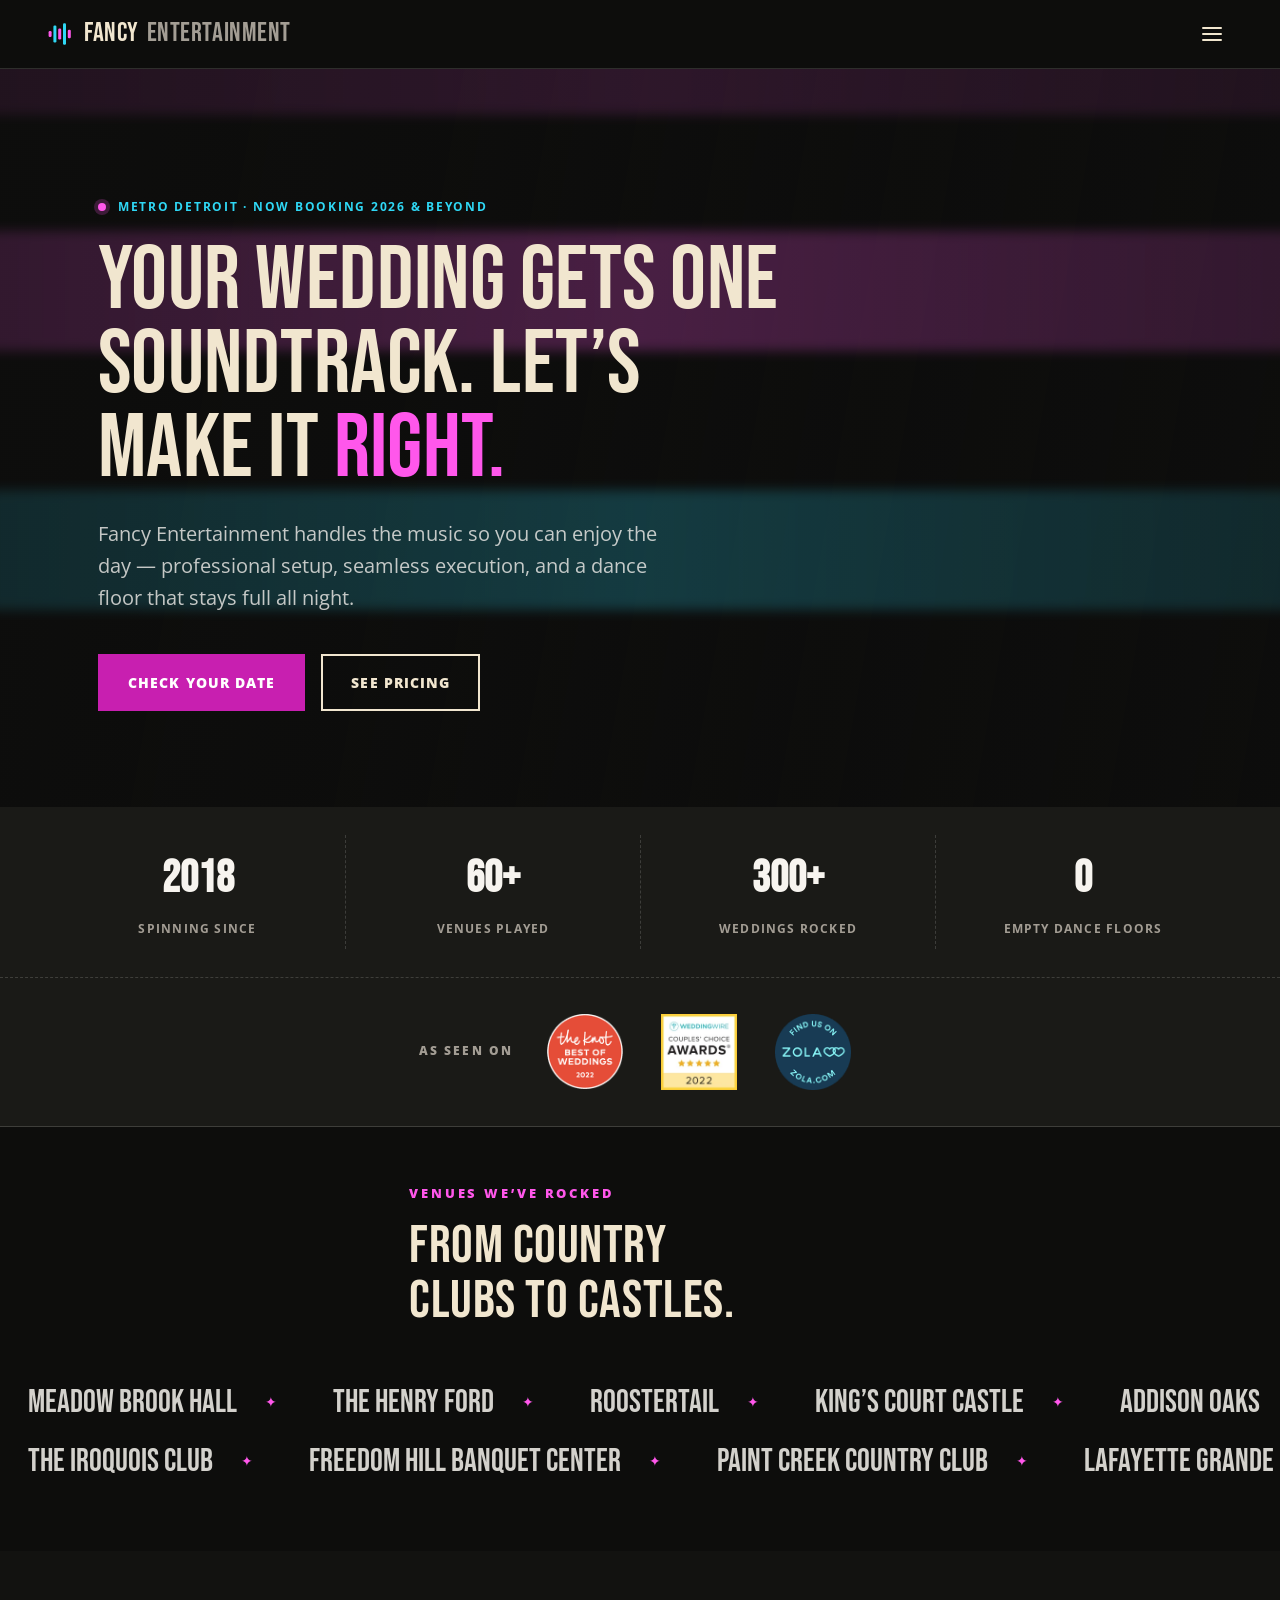
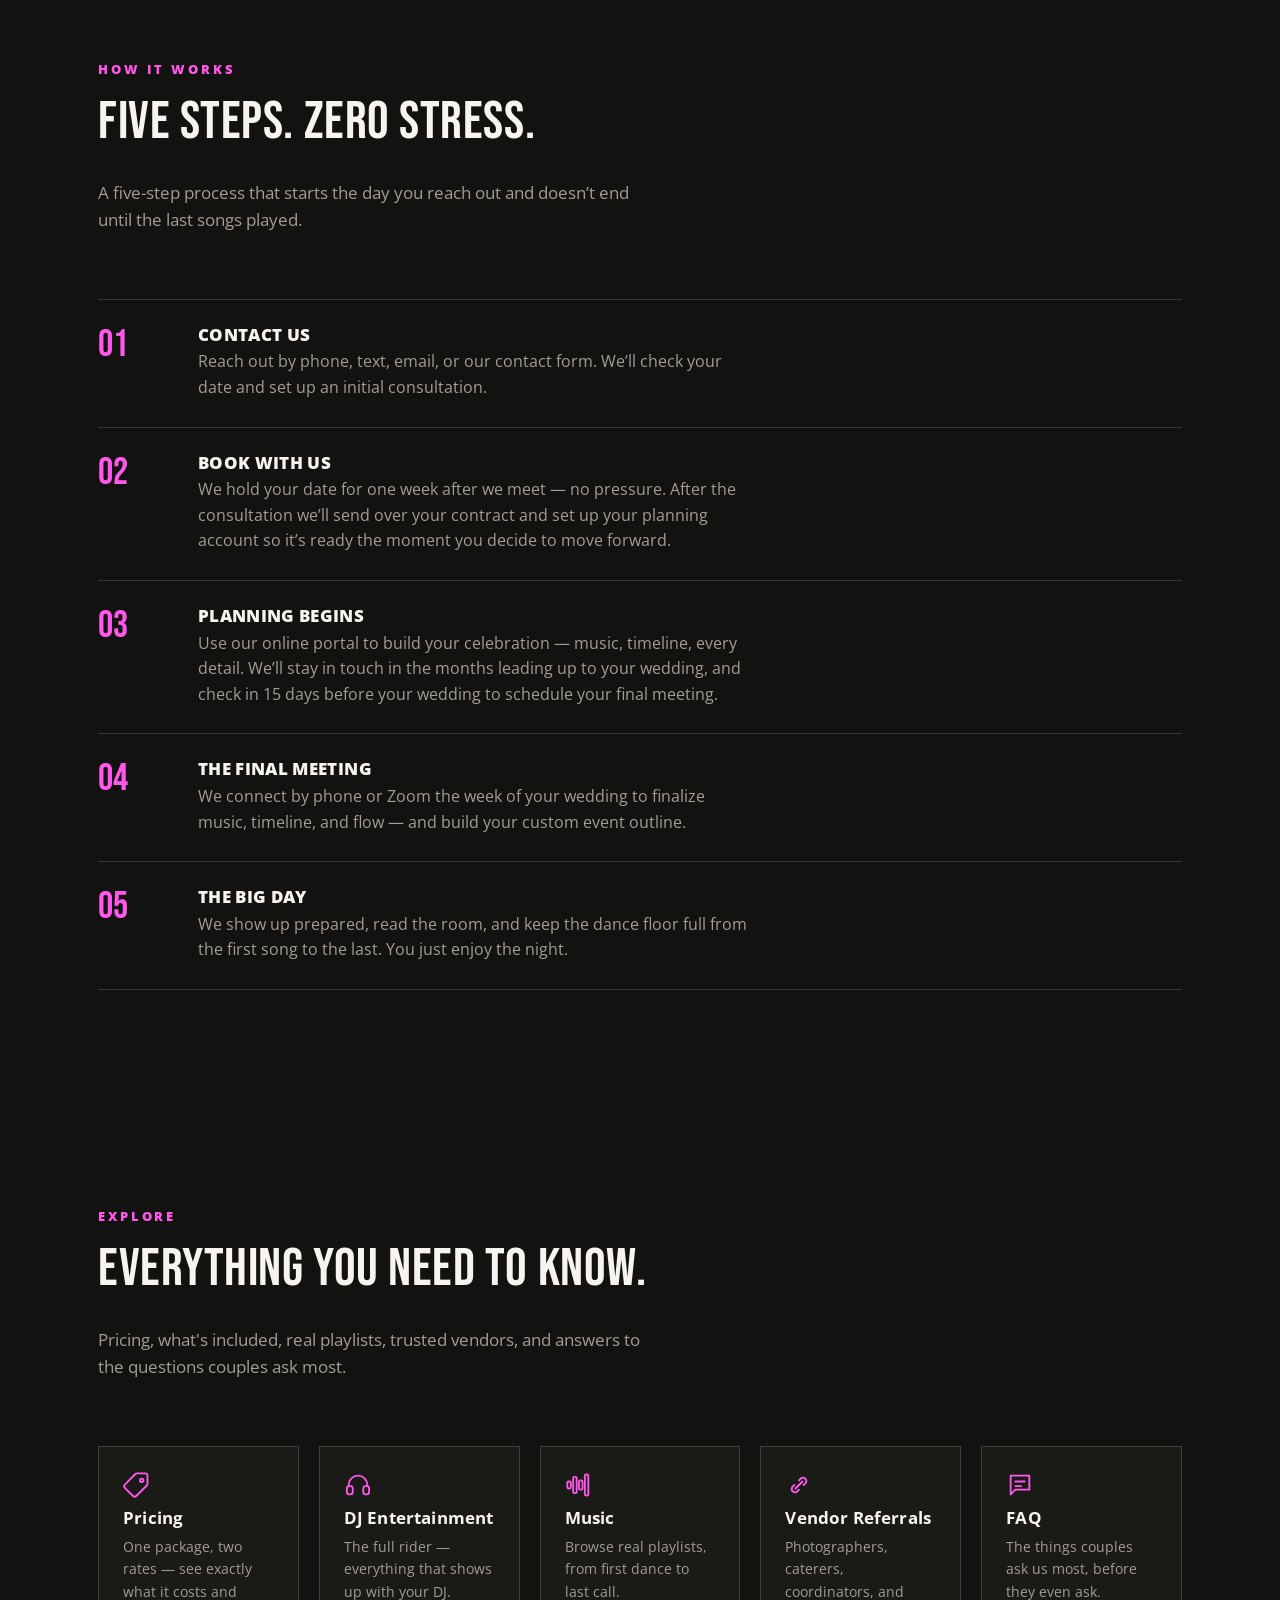
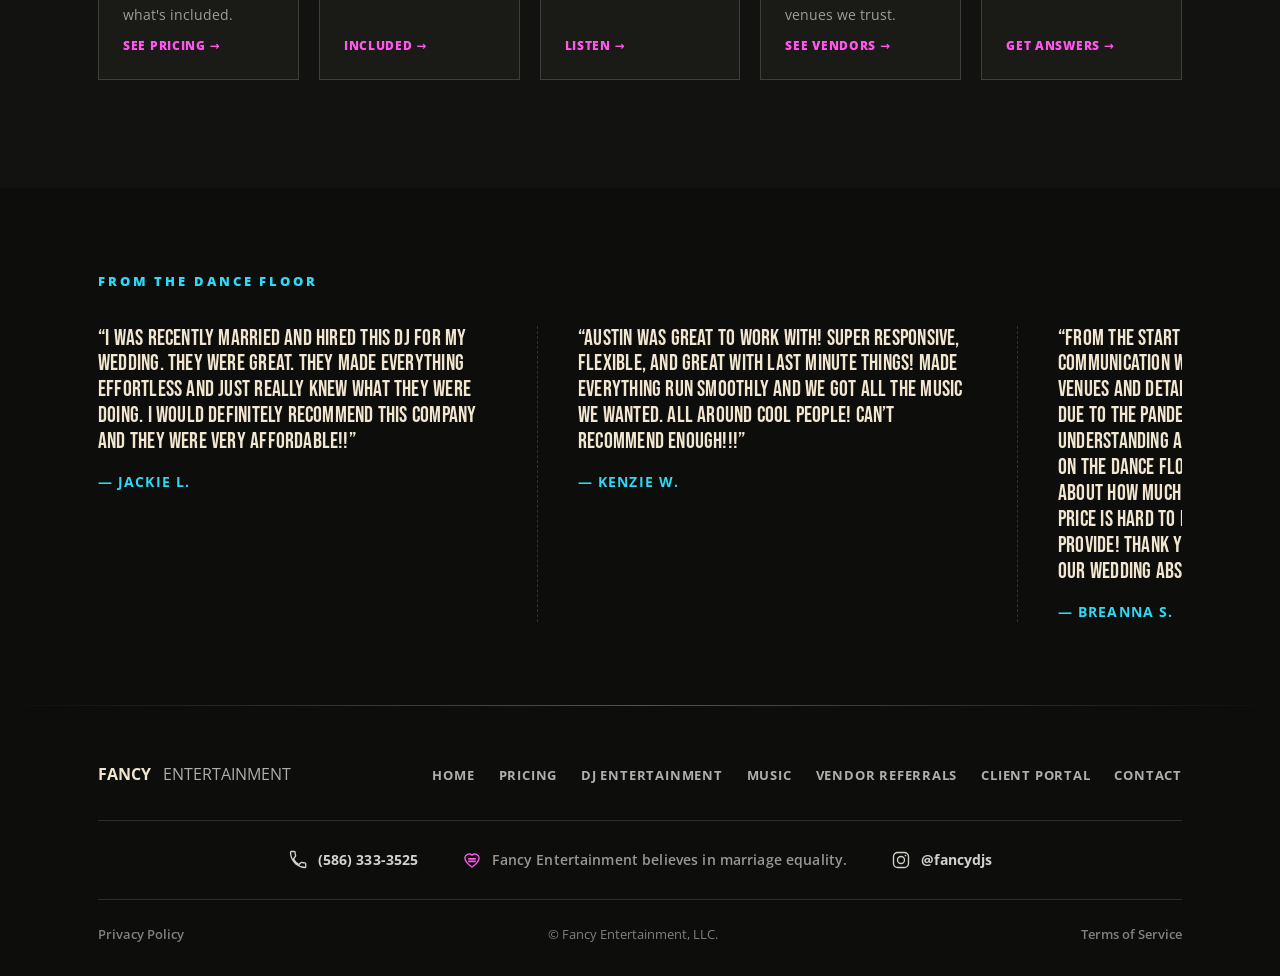
<file: index.html>
<!DOCTYPE html>
<html lang="en">
<head>
<meta charset="UTF-8">
<meta name="viewport" content="width=device-width, initial-scale=1.0">
<title>Fancy Entertainment | Wedding DJ &amp; MC — Metro Detroit</title>
<meta name="description" content="Fancy Entertainment is a Metro Detroit wedding DJ and MC service. Insured, professional, one all-inclusive package — DJ/MC, sound, lighting, and online planning tools for your reception.">
<link rel="canonical" href="https://www.fancydjs.com/">
<link rel="icon" href="/favicon.svg" type="image/svg+xml">
<link rel="icon" href="/favicon.ico" sizes="any">
<link rel="apple-touch-icon" href="/apple-touch-icon.png">
<link rel="preload" as="font" type="font/woff2" href="/fonts/bebas-neue-400.woff2" crossorigin>
<link rel="preload" as="font" type="font/woff2" href="/fonts/open-sans-400.woff2" crossorigin>
<link rel="preload" as="font" type="font/woff2" href="/fonts/open-sans-700.woff2" crossorigin>
<link rel="preload" as="font" type="font/woff2" href="/fonts/open-sans-800.woff2" crossorigin>
<style>@font-face {
    font-family: 'Bebas Neue';
    font-style: normal;
    font-weight: 400;
    font-display: swap;
    src: url(/fonts/bebas-neue-400.woff2) format('woff2');
  }
  @font-face {
    font-family: 'Open Sans';
    font-style: normal;
    font-weight: 400;
    font-display: swap;
    src: url(/fonts/open-sans-400.woff2) format('woff2');
  }
  @font-face {
    font-family: 'Open Sans';
    font-style: normal;
    font-weight: 600;
    font-display: swap;
    src: url(/fonts/open-sans-600.woff2) format('woff2');
  }
  @font-face {
    font-family: 'Open Sans';
    font-style: normal;
    font-weight: 700;
    font-display: swap;
    src: url(/fonts/open-sans-700.woff2) format('woff2');
  }
  @font-face {
    font-family: 'Open Sans';
    font-style: normal;
    font-weight: 800;
    font-display: swap;
    src: url(/fonts/open-sans-800.woff2) format('woff2');
  }

  :root {
    --ink: #0d0d0c;
    --paper: #f1e6cf;
    --magenta: #ff57eb;
    --magenta-deep: #c81fb0;
    --magenta-darker: #8f007e;
    --cyan: #2fd8f5;
    --gray: #8f8a82;

    --bg: #121210;
    --bg-raised: #1a1a17;
    --fg: #f7f4ef;
    --fg-muted: #a39d94;
    --line: rgba(247,244,239,0.14);
    --card-bg: #1a1a17;
    --card-line: rgba(247,244,239,0.16);
    --tick-fg: rgba(247,244,239,0.07);

    --nav-bg: var(--ink);
    --nav-fg: var(--paper);
    --hero-bg: var(--ink);
    --hero-fg: var(--paper);

    --font-display: 'Bebas Neue', 'Arial Narrow', sans-serif;
    --font-body: 'Open Sans', system-ui, sans-serif;
  }

  * { box-sizing: border-box; }
  html, body { margin: 0; padding: 0; }
  .skip-link {
    position: absolute;
    left: -9999px;
    top: 0;
    background: var(--magenta);
    color: var(--ink);
    padding: 12px 20px;
    z-index: 999;
    font-weight: 700;
    font-size: 0.9rem;
    text-decoration: none;
  }
  .skip-link:focus {
    left: 16px;
    top: 16px;
  }
  body {
    background: var(--bg);
    color: var(--fg);
    font-family: var(--font-body);
    font-size: 16px;
    line-height: 1.6;
    -webkit-font-smoothing: antialiased;
    overflow-x: hidden;
  }
  img { max-width: 100%; display: block; }
  a { color: inherit; }
  .wrap {
    max-width: 1180px;
    margin: 0 auto;
    padding: 0 clamp(20px, 5vw, 48px);
  }
  h1, h2, h3 {
    font-family: var(--font-display);
    font-weight: 400;
    line-height: 1.02;
    letter-spacing: 0.01em;
    margin: 0;
  }
  h2, h3 {
    text-wrap: balance;
  }
  .accent {
    color: var(--magenta);
  }
  .eyebrow {
    font-family: var(--font-body);
    font-weight: 800;
    font-size: 0.82rem;
    letter-spacing: 0.22em;
    text-transform: uppercase;
    color: var(--magenta);
  }
  .eyebrow.cyan { color: var(--cyan); }
  button, .btn {
    font-family: var(--font-body);
    cursor: pointer;
  }
  .btn {
    display: inline-flex;
    align-items: center;
    justify-content: center;
    text-align: center;
    gap: 10px;
    font-weight: 800;
    font-size: 0.85rem;
    letter-spacing: 0.08em;
    text-transform: uppercase;
    text-decoration: none;
    padding: 16px 28px;
    border: 2px solid transparent;
    transition: transform 0.15s ease, background 0.15s ease, color 0.15s ease, border-color .15s ease;
  }
  .btn:focus-visible { outline: 3px solid var(--cyan); outline-offset: 3px; }
  a:focus-visible, summary:focus-visible, button:focus-visible { outline: 2px solid var(--cyan); outline-offset: 3px; border-radius: 3px; }
  .btn-solid {
    background: var(--magenta-deep);
    color: #ffffff;
  }
  .btn-solid:hover { transform: translateY(-2px); background: var(--magenta-darker); }
  .btn-outline {
    background: transparent;
    color: var(--hero-fg);
    border-color: currentColor;
  }
  .btn-outline:hover { transform: translateY(-2px); background: var(--hero-fg); color: var(--hero-bg); }

  /* ---------- NAV ---------- */
  header.site-nav {
    position: sticky;
    top: 0;
    z-index: 50;
    background: var(--nav-bg);
    color: var(--nav-fg);
    border-bottom: 1px solid rgba(247,244,239,0.14);
  }
  .nav-inner {
    display: flex;
    align-items: center;
    justify-content: space-between;
    padding: 14px clamp(20px, 5vw, 48px);
    gap: 24px;
  }
  .logo {
    display: flex;
    align-items: center;
    gap: 12px;
    text-decoration: none;
  }
  .logo-wave { width: 24px; height: 24px; flex: none; }
  .logo-text {
    display: inline-flex;
    align-items: baseline;
    white-space: nowrap;
    font-family: var(--font-display);
    font-size: 1.7rem;
    letter-spacing: 0.02em;
    color: var(--paper);
    line-height: 1;
  }
  .logo-sub {
    font-family: var(--font-display);
    font-size: 1.7rem;
    letter-spacing: 0.02em;
    color: var(--fg-muted);
    margin-left: 8px;
  }
  .nav-links {
    display: flex;
    gap: 28px;
    list-style: none;
    margin: 0;
    padding: 0;
  }
  .nav-links a {
    display: block;
    text-align: center;
    font-size: 0.78rem;
    font-weight: 700;
    letter-spacing: 0.1em;
    text-transform: uppercase;
    text-decoration: none;
    opacity: 0.82;
    position: relative;
    padding-bottom: 4px;
  }
  .nav-links a:hover { opacity: 1; }
  .nav-links a::after {
    content: "";
    position: absolute;
    left: 0; right: 100%; bottom: -2px;
    height: 2px;
    background: var(--magenta);
    transition: right .2s ease;
  }
  .nav-links a:hover::after { right: 0; }
  .nav-links a.active { color: var(--magenta); opacity: 1; }
  .nav-links a.active::after { right: 0; }
  .nav-cta { display: none; }
  @media (min-width: 1360px) { .nav-cta { display: inline-flex; } }
  .nav-links { display: none; }
  @media (min-width: 1360px) { .nav-links { display: flex; } }

  .mobile-nav { }
  @media (min-width: 1360px) { .mobile-nav { display: none; } }
  .mobile-nav-toggle {
    display: flex;
    align-items: center;
    justify-content: center;
    width: 40px;
    height: 40px;
    cursor: pointer;
    list-style: none;
    color: var(--nav-fg);
  }
  .mobile-nav-toggle::-webkit-details-marker { display: none; }
  .mobile-nav-toggle svg { width: 24px; height: 24px; }
  .mobile-nav-panel {
    position: absolute;
    top: calc(100% + 1px);
    right: 0;
    left: 0;
    background: var(--ink);
    border-bottom: 1px solid rgba(247,244,239,0.14);
    padding: 8px clamp(20px, 5vw, 48px) 24px;
    display: flex;
    flex-direction: column;
    gap: 4px;
  }
  .mobile-nav-panel ul {
    list-style: none;
    margin: 0;
    padding: 0;
    display: flex;
    flex-direction: column;
  }
  .mobile-nav-panel li a {
    display: block;
    padding: 14px 0;
    font-size: 0.9rem;
    font-weight: 700;
    letter-spacing: 0.06em;
    text-transform: uppercase;
    text-decoration: none;
    color: var(--paper);
    border-bottom: 1px solid rgba(247,244,239,0.1);
  }
  .mobile-nav-panel li a.active { color: var(--magenta); }
  .mobile-nav-panel .btn { margin-top: 16px; align-self: flex-start; }


  /* ---------- HERO ---------- */
  .hero {
    position: relative;
    background: var(--hero-bg);
    color: var(--hero-fg);
    overflow: hidden;
    padding: clamp(64px, 12vw, 128px) 0 clamp(56px, 9vw, 96px);
  }
  .hero-media {
    position: absolute;
    inset: 0;
    z-index: 0;
    overflow: hidden;
  }
  .hero-media video {
    width: 100%;
    height: 100%;
    object-fit: cover;
    filter: saturate(0.85) brightness(0.72);
  }
  .hero-scrim {
    position: absolute;
    inset: 0;
    background:
      linear-gradient(100deg, rgba(13,13,12,0.94) 8%, rgba(13,13,12,0.8) 34%, rgba(13,13,12,0.4) 66%, rgba(13,13,12,0.68) 100%),
      linear-gradient(0deg, rgba(13,13,12,0.75), transparent 40%);
  }
  .beam-field {
    position: absolute;
    inset: -20% -10%;
    pointer-events: none;
    z-index: 1;
    opacity: 0.45;
  }
  .beam {
    position: absolute;
    width: 220%;
    height: 120px;
    left: -60%;
    top: 30%;
    filter: blur(6px);
    mix-blend-mode: screen;
    transform-origin: center;
  }
  .beam.b1 {
    background: linear-gradient(90deg, transparent, rgba(255,87,235,0.55), transparent);
    animation: sweep1 14s ease-in-out infinite;
  }
  .beam.b2 {
    top: 55%;
    background: linear-gradient(90deg, transparent, rgba(47,216,245,0.5), transparent);
    animation: sweep2 18s ease-in-out infinite;
  }
  .beam.b3 {
    top: 10%;
    height: 90px;
    background: linear-gradient(90deg, transparent, rgba(255,87,235,0.3), transparent);
    animation: sweep1 22s ease-in-out infinite reverse;
  }
  @keyframes sweep1 {
    0%, 100% { transform: rotate(-8deg) translateY(0); }
    50% { transform: rotate(6deg) translateY(30px); }
  }
  @keyframes sweep2 {
    0%, 100% { transform: rotate(10deg) translateY(0); }
    50% { transform: rotate(-6deg) translateY(-24px); }
  }
  @media (prefers-reduced-motion: reduce) {
    .beam { animation: none !important; }
  }
  .hero-inner { position: relative; z-index: 2; }
  .hero-kicker {
    display: flex;
    align-items: center;
    gap: 12px;
    margin-bottom: 22px;
    font-size: 0.78rem;
    font-weight: 700;
    letter-spacing: 0.14em;
    text-transform: uppercase;
    color: var(--cyan);
  }
  .hero-kicker .dot {
    width: 8px; height: 8px; border-radius: 50%;
    background: var(--magenta);
    box-shadow: 0 0 0 4px rgba(255,87,235,0.2);
  }
  .hero h1 {
    font-size: clamp(2.6rem, 7vw, 5.6rem);
    line-height: 0.94;
    max-width: 19ch;
    letter-spacing: 0.005em;
  }
  .hero p.lede {
    max-width: 52ch;
    margin-top: 26px;
    font-size: clamp(1.05rem, 2vw, 1.25rem);
    color: rgba(247,244,239,0.78);
  }
  .hero-byline {
    margin-top: 18px;
    font-size: 0.95rem;
    color: rgba(247,244,239,0.6);
  }
  .hero-actions {
    display: flex;
    flex-wrap: wrap;
    gap: 16px;
    margin-top: 40px;
  }

  /* ---------- TICKET STAT STRIP ---------- */
  .stat-strip {
    background: var(--card-bg);
    border-bottom: 1px dashed var(--card-line);
  }
  .stat-row {
    display: grid;
    grid-template-columns: repeat(4, 1fr);
    padding: 28px 0;
  }
  @media (max-width: 640px) {
    .stat-row { grid-template-columns: repeat(2, 1fr); row-gap: 24px; }
    .stat:nth-child(odd) { border-left: none; }
    .stat:nth-child(even) { border-left: 1px dashed var(--card-line); }
  }
  .stat {
    padding: 8px 24px;
    border-left: 1px dashed var(--card-line);
    text-align: center;
  }
  .stat:first-child { border-left: none; }
  .stat b {
    display: block;
    font-family: var(--font-display);
    font-size: clamp(2rem, 4vw, 2.8rem);
    color: var(--fg);
  }
  .stat span {
    font-size: 0.76rem;
    letter-spacing: 0.1em;
    text-transform: uppercase;
    color: var(--fg-muted);
    font-weight: 700;
  }

  .as-seen-on { background: var(--bg-raised, var(--bg)); border-bottom: 1px solid var(--card-line); }
  .aso-inner {
    display: flex;
    flex-wrap: wrap;
    align-items: center;
    justify-content: center;
    gap: 24px;
    padding: 26px 0;
  }
  .aso-label {
    font-size: 0.72rem;
    font-weight: 800;
    letter-spacing: 0.18em;
    text-transform: uppercase;
    color: var(--fg-muted);
  }
  .aso-badges { display: flex; align-items: center; gap: 18px; flex-wrap: wrap; }
  .badge-slot {
    width: 96px;
    height: 96px;
    border-radius: 10px;
    display: flex;
    align-items: center;
    justify-content: center;
    text-align: center;
    padding: 10px;
    overflow: hidden;
  }
  .badge-slot span {
    font-size: 0.62rem;
    line-height: 1.35;
    font-weight: 700;
    letter-spacing: 0.02em;
    text-transform: uppercase;
    color: var(--fg-muted);
  }
  .badge-slot img { max-width: 100%; max-height: 100%; object-fit: contain; }
  .badge-slot-round { border-radius: 50%; }

  /* ---------- SECTION GENERIC ---------- */
  section { padding: clamp(64px, 10vw, 108px) 0; }
  .section-head {
    display: flex;
    flex-direction: column;
    gap: 14px;
    max-width: 62ch;
    margin-bottom: 48px;
  }
  .section-head h2 {
    font-size: clamp(2.2rem, 5vw, 3.4rem);
  }
  .section-head p { color: var(--fg-muted); font-size: 1.05rem; max-width: 55ch; }

  /* ---------- RIDER / INCLUDED ---------- */
  .rider {
    background: var(--bg-raised, var(--bg));
  }
  .theme-cards {
    display: grid;
    grid-template-columns: 1fr 1fr;
    gap: 20px;
  }
  @media (max-width: 640px) {
    .theme-cards { grid-template-columns: 1fr; }
  }
  .theme-card {
    background: var(--card-bg);
    border: 1px solid var(--card-line);
    padding: 28px;
  }
  .theme-card .tc-label {
    display: block;
    font-size: 0.75rem;
    letter-spacing: 0.12em;
    text-transform: uppercase;
    color: var(--fg-muted);
    font-weight: 700;
    margin-bottom: 18px;
  }
  .theme-card ul { list-style: none; margin: 0; padding: 0; display: flex; flex-direction: column; gap: 20px; }
  .theme-card li { display: flex; gap: 14px; }
  .theme-card li svg { flex: none; width: 22px; height: 22px; color: var(--magenta); margin-top: 2px; }
  .theme-card li h4 { font-size: 0.95rem; font-weight: 700; margin: 0 0 4px; color: var(--fg); font-family: var(--font-body); }
  .theme-card li p { font-size: 0.85rem; color: var(--fg-muted); margin: 0; line-height: 1.5; }

  /* ---------- VENDOR DIRECTORY ---------- */
  .vendor-directory {
    border-top: 1px solid var(--card-line);
  }
  .vd-row {
    display: grid;
    grid-template-columns: 1fr;
    gap: 10px;
    padding: 22px 0;
    border-bottom: 1px solid var(--card-line);
  }
  @media (min-width: 640px) {
    .vd-row { grid-template-columns: 200px 1fr; gap: 24px; align-items: start; }
  }
  .vd-category {
    display: flex;
    align-items: center;
    gap: 10px;
    font-size: 0.76rem;
    font-weight: 800;
    letter-spacing: 0.1em;
    text-transform: uppercase;
    color: var(--fg-muted);
  }
  .vd-category svg { flex: none; width: 20px; height: 20px; }
  .vd-names { display: grid; grid-template-columns: 1fr; gap: 10px; }
  @media (min-width: 900px) { .vd-names { grid-template-columns: repeat(2, 1fr); } }
  .vd-card {
    display: flex;
    flex-direction: column;
    gap: 4px;
    border: 1px solid var(--card-line);
    background: var(--card-bg);
    padding: 14px 16px;
    text-decoration: none;
    color: inherit;
    transition: border-color 0.15s ease, transform 0.15s ease;
  }
  .vd-card:hover { border-color: var(--magenta); transform: translateY(-2px); }
  .vd-name { font-weight: 700; font-size: 0.92rem; color: var(--fg); }
  .vd-card:hover .vd-name { color: var(--magenta); }
  .vd-desc { font-size: 0.82rem; color: var(--fg-muted); line-height: 1.5; }
  .vd-chip-muted { color: var(--fg-muted); font-weight: 400; border-style: dashed; }
  aa.vd-row-open .vd-category { color: var(--magenta); }
  .vd-chip-open {
    border-style: dashed;
    border-color: var(--magenta);
    color: var(--magenta);
    background: transparent;
    font-weight: 700;
  }

  /* ---------- TESTIMONIAL ---------- */
  .testimonial {
    background: var(--ink);
    color: var(--paper);
    position: relative;
    padding: clamp(48px, 7vw, 80px) 0;
  }
  .testimonial::after {
    content: '';
    position: absolute;
    bottom: 0;
    left: 0;
    right: 0;
    height: 1px;
    background: linear-gradient(90deg, transparent, rgba(255,87,235,0.5), transparent);
  }
  .testimonial-wrap {
    overflow: hidden;
    margin-top: 28px;
    padding-top: 4px;
    padding-bottom: 4px;
  }
  .testimonial-track {
    display: flex;
    align-items: stretch;
    gap: 0;
    width: max-content;
    animation: testimonialScroll 120s linear infinite;
  }
  .testimonial-wrap.paused .testimonial-track { animation-play-state: paused; }
  @keyframes testimonialScroll {
    from { transform: translateX(0); }
    to { transform: translateX(-50%); }
  }
  .testimonial-card {
    flex: none;
    box-sizing: border-box;
    width: 440px;
    padding-right: 40px;
    margin-right: 40px;
    border-right: 1px dashed rgba(247,244,239,0.16);
  }
  .testimonial-card blockquote {
    margin: 0;
    font-family: var(--font-display);
    font-size: clamp(1.05rem, 1.8vw, 1.35rem);
    line-height: 1.2;
    letter-spacing: 0.01em;
    color: var(--paper);
    display: -webkit-box;
    -webkit-box-orient: vertical;
    -webkit-line-clamp: 10;
    overflow: hidden;
  }
  .testimonial-card cite {
    display: block;
    margin-top: 16px;
    font-style: normal;
    font-weight: 700;
    letter-spacing: 0.08em;
    text-transform: uppercase;
    font-size: 0.85rem;
    color: var(--cyan);
  }

  /* ---------- PRICING PANEL ---------- */
  .year-cards {
    display: grid;
    grid-template-columns: 1fr 1fr;
    gap: 20px;
    margin-bottom: 24px;
  }
  @media (max-width: 640px) {
    .year-cards { grid-template-columns: 1fr; }
  }
  .year-card {
    background: var(--card-bg);
    border: 1px solid var(--card-line);
    padding: 28px;
  }
  .year-card-featured { border-color: var(--magenta); }
  .yc-year {
    display: block;
    font-size: 0.78rem;
    letter-spacing: 0.1em;
    text-transform: uppercase;
    color: var(--fg-muted);
    font-weight: 700;
  }
  .yc-price {
    display: block;
    font-family: var(--font-display);
    font-size: 2.6rem;
    color: var(--fg);
    margin: 8px 0 18px;
  }
  .year-card ul { list-style: none; margin: 0; padding: 0; display: flex; flex-direction: column; gap: 10px; }
  .year-card li { font-size: 0.92rem; padding-left: 20px; position: relative; }
  .year-card li::before {
    content: "";
    position: absolute; left: 0; top: 8px;
    width: 7px; height: 7px;
    background: var(--magenta);
  }
  .rate-note { text-align: center; margin: 0 0 24px; font-size: 0.82rem; color: var(--fg-muted); }
  .lock-callout {
    background: var(--ink);
    color: rgba(247,244,239,0.85);
    padding: 18px 24px;
    text-align: center;
    font-size: 0.95rem;
    margin-bottom: 24px;
  }
  .lock-callout strong {
    color: var(--magenta);
    font-family: var(--font-display);
    font-size: 1.15rem;
    font-weight: 400;
    letter-spacing: 0.02em;
  }
  .addons-chips {
    display: flex;
    gap: 16px;
    flex-wrap: wrap;
    justify-content: center;
  }
  .addon-chip {
    display: flex;
    flex-direction: column;
    gap: 4px;
    background: var(--card-bg);
    border: 1px solid var(--card-line);
    padding: 14px 20px;
    max-width: 340px;
  }
  .addon-chip-title { font-size: 0.9rem; font-weight: 700; }
  .addon-chip-title b { color: var(--magenta); font-family: var(--font-display); font-weight: 400; font-size: 1.05rem; }
  .addon-chip-desc { font-size: 0.8rem; color: var(--fg-muted); line-height: 1.4; }

  /* ---------- HOW IT WORKS ---------- */
  .timeline { display: flex; flex-direction: column; }
  .tl-item {
    display: grid;
    grid-template-columns: 80px 1fr;
    gap: 20px;
    padding: 26px 0;
    border-top: 1px solid var(--card-line);
  }
  .tl-item:last-child { border-bottom: 1px solid var(--card-line); }
  .tl-num {
    font-family: var(--font-display);
    font-size: 2.4rem;
    color: var(--magenta);
    line-height: 1;
  }
  .tl-body h3 { font-family: var(--font-body); font-weight: 800; font-size: 1.08rem; margin-bottom: 6px; text-transform: uppercase; letter-spacing: 0.02em; }
  .tl-body p { margin: 0; color: var(--fg-muted); max-width: 62ch; }

  /* ---------- VENUE TICKER ---------- */
  .ticker-section { background: var(--ink); color: var(--paper); overflow: hidden; padding: 56px 0; }
  .ticker-section .section-head { color: var(--paper); }
  .ticker-section .section-head p { color: rgba(247,244,239,0.6); }
  .ticker-row { display: flex; white-space: nowrap; }
  .ticker-track {
    display: flex;
    gap: 0;
    animation: scrollLeft 60s linear infinite;
  }
  .ticker-row.reverse .ticker-track { animation: scrollRight 70s linear infinite; }
  .ticker-track span {
    font-family: var(--font-display);
    font-size: clamp(1.3rem, 3vw, 2rem);
    padding: 0 28px;
    display: inline-flex;
    align-items: center;
    gap: 28px;
    color: rgba(247,244,239,0.85);
  }
  .ticker-track span::after {
    content: "\2726";
    color: var(--magenta);
    font-size: 0.9rem;
  }
  @keyframes scrollLeft {
    from { transform: translateX(0); }
    to { transform: translateX(-20%); }
  }
  @keyframes scrollRight {
    from { transform: translateX(-20%); }
    to { transform: translateX(0); }
  }
  @media (prefers-reduced-motion: reduce) {
    .ticker-track { animation: none; }
  }
  .ticker-row { margin-bottom: 8px; }

  /* ---------- MUSIC CRATE ---------- */
  .crate-wrap {
    overflow: hidden;
    margin-top: 24px;
    padding-top: 8px;
  }
  .crate-track {
    display: flex;
    gap: 20px;
    width: max-content;
    animation: crateScroll 90s linear infinite;
  }
  .crate-wrap.paused .crate-track { animation-play-state: paused; }
  @keyframes crateScroll {
    from { transform: translateX(0); }
    to { transform: translateX(-50%); }
  }
  .sleeve {
    flex: none;
    width: 200px;
    background: var(--card-bg);
    border: 1px solid var(--card-line);
    padding: 20px;
    text-decoration: none;
    color: inherit;
    display: block;
    text-align: center;
    transition: border-color 0.15s ease, transform 0.15s ease;
  }
  .sleeve:hover { border-color: var(--magenta); transform: translateY(-4px); }
  .sleeve-art {
    width: 100%;
    aspect-ratio: 1;
    background: linear-gradient(135deg, var(--magenta), var(--cyan));
    margin-bottom: 14px;
    display: flex;
    align-items: center;
    justify-content: center;
    overflow: hidden;
  }
  .sleeve-art svg { width: 34px; height: 34px; color: rgba(13,13,12,0.55); }
  .sleeve-art img { width: 100%; height: 100%; object-fit: cover; display: block; }
  .crate-more {
    display: block;
    text-align: center;
    margin-top: 20px;
    font-size: 0.78rem;
    font-weight: 800;
    letter-spacing: 0.08em;
    text-transform: uppercase;
    text-decoration: none;
    color: var(--fg-muted);
  }
  .crate-more:hover { color: var(--magenta); }
  .sleeve-listen {
    display: block;
    text-align: center;
    font-size: 0.72rem;
    font-weight: 800;
    letter-spacing: 0.08em;
    text-transform: uppercase;
    color: var(--magenta);
  }

  .vendor-chips {
    display: flex;
    flex-wrap: wrap;
    gap: 12px;
    margin-top: 8px;
  }
  .vendor-chips span {
    border: 1px solid var(--card-line);
    padding: 8px 16px;
    font-size: 0.82rem;
    font-weight: 700;
    letter-spacing: 0.03em;
    text-transform: uppercase;
    color: var(--fg-muted);
  }

  /* ---------- FAQ ---------- */
  .faq-list { border-top: 1px solid var(--card-line); }
  .faq-item { border-bottom: 1px solid var(--card-line); }
  .faq-item summary {
    display: flex;
    align-items: center;
    gap: 16px;
    padding: 20px 4px;
    cursor: pointer;
    list-style: none;
    font-family: var(--font-body);
    font-weight: 700;
    font-size: 1rem;
  }
  .faq-item summary::-webkit-details-marker { display: none; }
  .faq-chevron {
    flex: none;
    width: 16px;
    height: 16px;
    margin-left: auto;
    color: var(--fg-muted);
    transition: transform 0.2s ease;
  }
  .faq-item[open] .faq-chevron { transform: rotate(180deg); color: var(--magenta); }
  .faq-body {
    padding: 0 4px 22px;
    color: var(--fg-muted);
    font-size: 0.94rem;
    max-width: 68ch;
  }

  /* ---------- CONTACT FORM (Dubsado embed) ---------- */
  .dubsado-embed {
    max-width: 640px;
  }
  .dubsado-embed iframe {
    display: block;
    border: none;
  }

  /* ---------- FOOTER ---------- */
  footer {
    background: var(--ink);
    color: rgba(247,244,239,0.7);
    padding: 56px 0 32px;
  }
  .footer-top {
    display: flex;
    flex-wrap: wrap;
    justify-content: space-between;
    gap: 32px;
    padding-bottom: 32px;
    border-bottom: 1px solid rgba(247,244,239,0.14);
  }
  .footer-top .logo b { color: var(--paper); }
  .footer-links { display: flex; gap: 24px; flex-wrap: wrap; list-style: none; margin: 0; padding: 0; }
  .footer-links a { font-size: 0.82rem; font-weight: 700; letter-spacing: 0.06em; text-transform: uppercase; text-decoration: none; color: rgba(247,244,239,0.7); }
  .footer-links a:hover { color: var(--magenta); }
  .footer-info-bar {
    display: flex;
    flex-direction: row;
    justify-content: center;
    align-items: center;
    gap: 20px 44px;
    padding: 28px 0;
    border-bottom: 1px solid rgba(247,244,239,0.14);
  }
  @media (max-width: 700px) {
    .footer-info-bar { flex-direction: column; }
  }
  .fi-item {
    display: flex;
    align-items: center;
    gap: 10px;
    font-size: 0.85rem;
    font-weight: 700;
    letter-spacing: 0.01em;
    text-decoration: none;
    color: rgba(247,244,239,0.85);
    white-space: nowrap;
  }
  .fi-item svg { flex: none; width: 20px; height: 20px; }
  a.fi-item:hover { color: var(--magenta); }
  .fi-pride {
    color: rgba(247,244,239,0.6);
    font-weight: 600;
    white-space: nowrap;
  }
  @media (max-width: 700px) {
    .fi-pride { white-space: normal; }
  }
  .fi-pride svg { color: var(--magenta); }
  .footer-bottom {
    display: flex;
    flex-direction: row;
    align-items: center;
    justify-content: space-between;
    gap: 12px 24px;
    padding-top: 24px;
    font-size: 0.8rem;
    color: rgba(247,244,239,0.5);
    text-align: center;
  }
  @media (max-width: 500px) {
    .footer-bottom { flex-direction: column; }
  }
  .footer-bottom p { margin: 0 auto; }
  .footer-bottom a {
    text-decoration: none;
    color: rgba(247,244,239,0.5);
    font-weight: 600;
  }
  .footer-bottom a:hover { color: var(--magenta); }

  ::selection { background: var(--magenta-deep); color: #fff; }

  /* ---------- EXPLORE GRID (home) ---------- */
  .explore-grid {
    display: grid;
    grid-template-columns: 1fr;
    gap: 20px;
  }
  @media (min-width: 720px) { .explore-grid { grid-template-columns: repeat(3, 1fr); } }
  @media (min-width: 1000px) { .explore-grid { grid-template-columns: repeat(5, 1fr); } }
  .explore-card {
    display: flex;
    flex-direction: column;
    gap: 10px;
    background: var(--card-bg);
    border: 1px solid var(--card-line);
    padding: 24px;
    text-decoration: none;
    color: inherit;
    transition: border-color 0.15s ease, transform 0.15s ease;
  }
  .explore-card:hover { border-color: var(--magenta); transform: translateY(-4px); }
  .explore-card svg { width: 28px; height: 28px; color: var(--magenta); }
  .explore-card h3 { font-family: var(--font-body); font-weight: 700; font-size: 1.05rem; }
  .explore-card p { color: var(--fg-muted); font-size: 0.88rem; margin: 0; flex: 1; }
  .explore-arrow { font-size: 0.74rem; font-weight: 800; letter-spacing: 0.06em; text-transform: uppercase; color: var(--magenta); white-space: nowrap; }

  /* ---------- LEGAL PAGES ---------- */
  .legal-content { max-width: 68ch; }
  .legal-content h3 { font-size: 1.4rem; margin: 40px 0 12px; }
  .legal-content h3:first-child { margin-top: 0; }
  .legal-content p { color: var(--fg-muted); font-size: 1rem; line-height: 1.7; margin: 0 0 16px; }
  .legal-content ul { color: var(--fg-muted); font-size: 1rem; line-height: 1.7; padding-left: 20px; margin: 0 0 16px; }
  .legal-content li { margin-bottom: 6px; }

  /* ---------- CONTACT (centered) ---------- */
  #contact .section-head { align-items: center; text-align: center; margin-left: auto; margin-right: auto; }
  #contact .dubsado-embed { margin-left: auto; margin-right: auto; }

  /* ---------- 404 (centered) ---------- */
  #not-found { padding: clamp(100px, 16vw, 180px) 0; }
  #not-found .section-head { align-items: center; text-align: center; margin-left: auto; margin-right: auto; max-width: 56ch; }
  #not-found .hero-actions { justify-content: center; }

  /* ---------- STICKY MOBILE CTA ---------- */
  .sticky-mobile-cta { display: none; }
  @media (max-width: 640px) {
    .sticky-mobile-cta {
      display: flex;
      align-items: center;
      justify-content: center;
      position: fixed;
      left: 0;
      right: 0;
      bottom: 0;
      z-index: 60;
      background: var(--magenta-deep);
      color: #ffffff;
      text-decoration: none;
      font-weight: 800;
      font-size: 0.85rem;
      letter-spacing: 0.08em;
      text-transform: uppercase;
      padding: 16px 20px calc(16px + env(safe-area-inset-bottom));
      box-shadow: 0 -4px 16px rgba(13,13,12,0.18);
    }
    .sticky-mobile-cta + footer { padding-bottom: calc(72px + env(safe-area-inset-bottom)); }
  }</style>
<meta property="og:type" content="website">
<meta property="og:site_name" content="Fancy Entertainment">
<meta property="og:title" content="Fancy Entertainment | Wedding DJ &amp; MC — Metro Detroit">
<meta property="og:description" content="Fancy Entertainment is a Metro Detroit wedding DJ and MC service. Insured, professional, one all-inclusive package — DJ/MC, sound, lighting, and online planning tools for your reception.">
<meta property="og:url" content="https://www.fancydjs.com/">
<meta property="og:image" content="https://www.fancydjs.com/images/og-image.jpg">
<meta name="twitter:card" content="summary_large_image">
<meta name="twitter:title" content="Fancy Entertainment | Wedding DJ &amp; MC — Metro Detroit">
<meta name="twitter:description" content="Fancy Entertainment is a Metro Detroit wedding DJ and MC service. Insured, professional, one all-inclusive package — DJ/MC, sound, lighting, and online planning tools for your reception.">
<meta name="twitter:image" content="https://www.fancydjs.com/images/og-image.jpg">
<script>
  window.dataLayer = window.dataLayer || [];
  function gtag(){dataLayer.push(arguments);}
  gtag('js', new Date());
  gtag('config', 'G-C7B83X2B8D');
  window.addEventListener('load', function() {
    var s = document.createElement('script');
    s.async = true;
    s.src = 'https://www.googletagmanager.com/gtag/js?id=G-C7B83X2B8D';
    document.head.appendChild(s);
  });
</script>
<script type="application/ld+json">
{
  "@context": "https://schema.org",
  "@type": "LocalBusiness",
  "name": "Fancy Entertainment",
  "description": "Wedding DJ and MC services serving Metro Detroit couples since 2018.",
  "areaServed": ["Metro Detroit, MI", "Rochester, MI", "Troy, MI", "Novi, MI", "Birmingham, MI", "Sterling Heights, MI", "Clarkston, MI", "Livonia, MI", "Southfield, MI", "Lansing, MI", "Ann Arbor, MI"],
  "telephone": "+1-586-333-3525",
  "email": "info@fancydjs.com",
  "url": "https://www.fancydjs.com",
  "sameAs": ["https://instagram.com/fancydjs"],
  "priceRange": "$1,100-$1,200",
  "makesOffer": [
    {
      "@type": "Offer",
      "name": "Wedding DJ Entertainment — 2026",
      "price": "1100",
      "priceCurrency": "USD",
      "description": "6-hour wedding reception with DJ/MC, full sound system, dance floor lighting, and online event planner."
    },
    {
      "@type": "Offer",
      "name": "Wedding DJ Entertainment — 2027",
      "price": "1200",
      "priceCurrency": "USD",
      "description": "6-hour wedding reception with DJ/MC, full sound system, dance floor lighting, and online event planner."
    }
  ],
  "aggregateRating": {
    "@type": "AggregateRating",
    "ratingValue": "5",
    "bestRating": "5",
    "reviewCount": "13"
  },
  "review": [
    {
      "@type": "Review",
      "author": { "@type": "Person", "name": "Jackie L." },
      "datePublished": "2021-10-11",
      "reviewBody": "I was recently married and hired this dj for my wedding. They were great. They made everything effortless and just really knew what they were doing. I would definitely recommend this company and they were very affordable!!"
    },
    {
      "@type": "Review",
      "author": { "@type": "Person", "name": "Kenzie W." },
      "datePublished": "2021-09-01",
      "reviewBody": "Austin was great to work with! Super responsive, flexible, and great with last minute things! Made everything run smoothly and we got all the music we wanted. All around cool people! Can't recommend enough!!!"
    },
    {
      "@type": "Review",
      "author": { "@type": "Person", "name": "Breanna S." },
      "datePublished": "2021-09-01",
      "reviewBody": "From the start Fancy Entertainment's communication was top notch! We had to switch venues and details two months before our wedding due to the pandemic and they were so understanding and accommodating! They had people on the dance floor all night and everyone raved about how much fun they had at our wedding! The price is hard to beat for the quality of service they provide! Thank you Fancy Entertainment for making our wedding absolutely perfect!"
    },
    {
      "@type": "Review",
      "author": { "@type": "Person", "name": "Taylor W." },
      "datePublished": "2019-09-26",
      "reviewBody": "Austin did a fantastic job as our DJ. All of the equipment was top notch and he also made sure to cover all of our wants and needs. He also handled our Ceremony music etc. The price was incredibly fair and we really got our money's worth. I highly recommend Fancy Entertainment, they just made everything easy and our day was seamlessly perfect."
    },
    {
      "@type": "Review",
      "author": { "@type": "Person", "name": "Ryan" },
      "reviewBody": "My wife and I hired Fancy Entertainment to handle the music for our ceremony and reception. Austin went above and beyond our expectations to make sure that our night went smoothly! He was in constant communication with us throughout the night and made sure all of our needs were met the whole night! All of our guests commented on how great our DJ was!"
    },
    {
      "@type": "Review",
      "author": { "@type": "Person", "name": "Olivia" },
      "reviewBody": "DJ Austin went above and beyond. We had a last minute change to the ceremony music and he was able to step in to get everything sorted out quickly. I can't recommend him enough!"
    },
    {
      "@type": "Review",
      "author": { "@type": "Person", "name": "Morgan B." },
      "datePublished": "2021",
      "reviewBody": "He read the crowd and the dance floor was full all night! Worth every penny."
    }
  ]
}
</script>
</head>
<body>
<a class="skip-link" href="#top">Skip to content</a>
<header class="site-nav">
  <div class="nav-inner">
    <a class="logo" href="/">
      <svg class="logo-wave" viewBox="0 0 40 40" aria-hidden="true">
        <rect x="1" y="15" width="5" height="10" rx="2" fill="var(--magenta)"/>
        <rect x="9" y="6" width="5" height="28" rx="2" fill="var(--cyan)"/>
        <rect x="17" y="11" width="5" height="18" rx="2" fill="var(--magenta)"/>
        <rect x="25" y="2" width="5" height="36" rx="2" fill="var(--cyan)"/>
        <rect x="33" y="13" width="5" height="14" rx="2" fill="var(--magenta)"/>
      </svg>
      <span class="logo-text">FANCY <span class="logo-sub">ENTERTAINMENT</span></span>
    </a>
    <nav>
      <ul class="nav-links">
        <li><a href="/pricing">Pricing</a></li>
        <li><a href="/dj-entertainment">DJ Entertainment</a></li>
        <li><a href="/music">Music</a></li>
        <li><a href="/vendor-referrals">Vendors</a></li>
        <li><a href="/faq">FAQ</a></li>
        <li><a href="/client-portal">Client Portal</a></li>
        <li><a href="/contact">Contact</a></li>
      </ul>
    </nav>
    <a class="btn btn-solid nav-cta" href="/contact" data-ga-cta="check_your_date" data-ga-location="nav">Check Your Date</a>
    <details class="mobile-nav">
      <summary class="mobile-nav-toggle" aria-label="Menu">
        <svg viewBox="0 0 24 24" fill="none" stroke="currentColor" stroke-width="2" stroke-linecap="round"><line x1="3" y1="6" x2="21" y2="6"/><line x1="3" y1="12" x2="21" y2="12"/><line x1="3" y1="18" x2="21" y2="18"/></svg>
      </summary>
      <div class="mobile-nav-panel">
        <ul>
          <li><a href="/pricing">Pricing</a></li>
          <li><a href="/dj-entertainment">DJ Entertainment</a></li>
          <li><a href="/music">Music</a></li>
          <li><a href="/vendor-referrals">Vendors</a></li>
          <li><a href="/faq">FAQ</a></li>
          <li><a href="/client-portal">Client Portal</a></li>
          <li><a href="/contact">Contact</a></li>
        </ul>
        <a class="btn btn-solid" href="/contact" data-ga-cta="check_your_date" data-ga-location="mobile_nav">Check Your Date</a>
      </div>
    </details>
  </div>
</header>

<main id="top">
<section class="hero">
    <div class="hero-media" aria-hidden="true">
      <video muted loop playsinline id="hero-video">
        <source src="/video/hero.mp4" type="video/mp4">
      </video>
      <div class="hero-scrim"></div>
    </div>
    <div class="beam-field" aria-hidden="true">
      <div class="beam b1"></div>
      <div class="beam b2"></div>
      <div class="beam b3"></div>
    </div>
    <div class="wrap hero-inner">
      <div class="hero-kicker"><span class="dot"></span> Metro Detroit &middot; Now Booking 2026 &amp; Beyond</div>
      <h1>Your wedding gets one soundtrack. Let&rsquo;s make it <span class="accent">right.</span></h1>
      <p class="lede">Fancy Entertainment handles the music so you can enjoy the day &mdash; professional setup, seamless execution, and a dance floor that stays full all night.</p>
      <div class="hero-actions">
        <a class="btn btn-solid" href="/contact" data-ga-cta="check_your_date" data-ga-location="hero">Check Your Date</a>
        <a class="btn btn-outline" href="/pricing" data-ga-cta="see_pricing" data-ga-location="hero">See Pricing</a>
      </div>
    </div>
  </section>

  
<div class="stat-strip">
    <div class="wrap stat-row">
      <div class="stat"><b>2018</b><span>Spinning since</span></div>
      <div class="stat"><b>60+</b><span>Venues played</span></div>
      <div class="stat"><b>300+</b><span>Weddings rocked</span></div>
      <div class="stat"><b>0</b><span>Empty dance floors</span></div>
    </div>
  </div>

  
<div class="as-seen-on">
    <div class="wrap aso-inner">
      <span class="aso-label">As seen on</span>
      <div class="aso-badges">
        <a class="badge-slot badge-slot-round" href="https://www.theknot.com/marketplace/fancy-entertainment-lathrup-village-mi-2009225" target="_blank" rel="noopener"><img src="/images/badges/knot-best-of-weddings-2022.png" alt="The Knot Best of Weddings 2022" width="160" height="159"></a>
        <a class="badge-slot" href="https://www.weddingwire.com/biz/fancy-entertainment-new-baltimore/3949e2703a5aef8e.html" target="_blank" rel="noopener"><img src="/images/badges/weddingwire-couples-choice-2022.webp" alt="WeddingWire Couples&rsquo; Choice Awards 2022" width="160" height="160"></a>
        <a class="badge-slot" href="https://www.zola.com/wedding-vendors/wedding-bands-djs/fancy-entertainment" target="_blank" rel="noopener"><img src="/images/badges/zola-find-us-on.png" alt="Find us on Zola" width="160" height="160"></a>
      </div>
    </div>
  </div>

  
<section class="ticker-section">
    <div class="wrap section-head">
      <span class="eyebrow">Venues We&rsquo;ve Rocked</span>
      <h2 style="color: var(--paper);">From country clubs to castles.</h2>
    </div>
    <div class="ticker-row">
      <div class="ticker-track">
        <span>Meadow Brook Hall</span><span>The Henry Ford</span><span>Roostertail</span><span>King&rsquo;s Court Castle</span><span>Addison Oaks</span><span>The Community House</span><span>Indianwood Golf &amp; Country Club</span>
        <span>Meadow Brook Hall</span><span>The Henry Ford</span><span>Roostertail</span><span>King&rsquo;s Court Castle</span><span>Addison Oaks</span><span>The Community House</span><span>Indianwood Golf &amp; Country Club</span>
        <span>Meadow Brook Hall</span><span>The Henry Ford</span><span>Roostertail</span><span>King&rsquo;s Court Castle</span><span>Addison Oaks</span><span>The Community House</span><span>Indianwood Golf &amp; Country Club</span>
        <span>Meadow Brook Hall</span><span>The Henry Ford</span><span>Roostertail</span><span>King&rsquo;s Court Castle</span><span>Addison Oaks</span><span>The Community House</span><span>Indianwood Golf &amp; Country Club</span>
        <span>Meadow Brook Hall</span><span>The Henry Ford</span><span>Roostertail</span><span>King&rsquo;s Court Castle</span><span>Addison Oaks</span><span>The Community House</span><span>Indianwood Golf &amp; Country Club</span>
      </div>
    </div>
    <div class="ticker-row reverse">
      <div class="ticker-track">
        <span>The Iroquois Club</span><span>Freedom Hill Banquet Center</span><span>Paint Creek Country Club</span><span>Lafayette Grande</span><span>The Holly Hotel</span><span>Sheraton Detroit Novi</span><span>Cobblestone Farm</span>
        <span>The Iroquois Club</span><span>Freedom Hill Banquet Center</span><span>Paint Creek Country Club</span><span>Lafayette Grande</span><span>The Holly Hotel</span><span>Sheraton Detroit Novi</span><span>Cobblestone Farm</span>
        <span>The Iroquois Club</span><span>Freedom Hill Banquet Center</span><span>Paint Creek Country Club</span><span>Lafayette Grande</span><span>The Holly Hotel</span><span>Sheraton Detroit Novi</span><span>Cobblestone Farm</span>
        <span>The Iroquois Club</span><span>Freedom Hill Banquet Center</span><span>Paint Creek Country Club</span><span>Lafayette Grande</span><span>The Holly Hotel</span><span>Sheraton Detroit Novi</span><span>Cobblestone Farm</span>
        <span>The Iroquois Club</span><span>Freedom Hill Banquet Center</span><span>Paint Creek Country Club</span><span>Lafayette Grande</span><span>The Holly Hotel</span><span>Sheraton Detroit Novi</span><span>Cobblestone Farm</span>
      </div>
    </div>
  </section>

  
  <section>
    <div class="wrap">
      <div class="section-head">
        <span class="eyebrow">How It Works</span>
        <h2>Five steps. Zero stress.</h2>
        <p>A five-step process that starts the day you reach out and doesn&rsquo;t end until the last songs played.</p>
      </div>
      <div class="timeline">
        <div class="tl-item"><div class="tl-num">01</div><div class="tl-body"><h3>Contact Us</h3><p>Reach out by phone, text, email, or our contact form. We&rsquo;ll check your date and set up an initial consultation.</p></div></div>
        <div class="tl-item"><div class="tl-num">02</div><div class="tl-body"><h3>Book With Us</h3><p>We hold your date for one week after we meet &mdash; no pressure. After the consultation we&rsquo;ll send over your contract and set up your planning account so it&rsquo;s ready the moment you decide to move forward.</p></div></div>
        <div class="tl-item"><div class="tl-num">03</div><div class="tl-body"><h3>Planning Begins</h3><p>Use our online portal to build your celebration &mdash; music, timeline, every detail. We&rsquo;ll stay in touch in the months leading up to your wedding, and check in 15 days before your wedding to schedule your final meeting.</p></div></div>
        <div class="tl-item"><div class="tl-num">04</div><div class="tl-body"><h3>The Final Meeting</h3><p>We connect by phone or Zoom the week of your wedding to finalize music, timeline, and flow &mdash; and build your custom event outline.</p></div></div>
        <div class="tl-item"><div class="tl-num">05</div><div class="tl-body"><h3>The Big Day</h3><p>We show up prepared, read the room, and keep the dance floor full from the first song to the last. You just enjoy the night.</p></div></div>
      </div>
    </div>
  </section>

  

  <section>
    <div class="wrap">
      <div class="section-head">
        <span class="eyebrow">Explore</span>
        <h2>Everything you need to know.</h2>
        <p>Pricing, what's included, real playlists, trusted vendors, and answers to the questions couples ask most.</p>
      </div>
      <div class="explore-grid">
        <a class="explore-card" href="/pricing">
          <svg viewBox="0 0 24 24" fill="none" stroke="currentColor" stroke-width="1.6" stroke-linecap="round" stroke-linejoin="round" aria-hidden="true"><path d="M12 2h7a2 2 0 0 1 2 2v7a2 2 0 0 1-.6 1.4l-9 9a2 2 0 0 1-2.8 0l-7-7a2 2 0 0 1 0-2.8l9-9A2 2 0 0 1 12 2z"/><circle cx="16" cy="8" r="1.5"/></svg>
          <h3>Pricing</h3>
          <p>One package, two rates &mdash; see exactly what it costs and what's included.</p>
          <span class="explore-arrow">See pricing &rarr;</span>
        </a>
        <a class="explore-card" href="/dj-entertainment">
          <svg viewBox="0 0 24 24" fill="none" stroke="currentColor" stroke-width="1.6" stroke-linecap="round" stroke-linejoin="round" aria-hidden="true"><path d="M4 13v-1a8 8 0 0 1 16 0v1"/><rect x="2.5" y="13" width="5" height="7" rx="2"/><rect x="16.5" y="13" width="5" height="7" rx="2"/></svg>
          <h3>DJ Entertainment</h3>
          <p>The full rider &mdash; everything that shows up with your DJ.</p>
          <span class="explore-arrow">Included &rarr;</span>
        </a>
        <a class="explore-card" href="/music">
          <svg viewBox="0 0 24 24" fill="none" stroke="currentColor" stroke-width="1.6" stroke-linecap="round" stroke-linejoin="round" aria-hidden="true"><rect x="2" y="9" width="3" height="6" rx="1"/><rect x="7" y="5" width="3" height="14" rx="1"/><rect x="12" y="8" width="3" height="8" rx="1"/><rect x="17" y="3" width="3" height="18" rx="1"/></svg>
          <h3>Music</h3>
          <p>Browse real playlists, from first dance to last call.</p>
          <span class="explore-arrow">Listen &rarr;</span>
        </a>
        <a class="explore-card" href="/vendor-referrals">
          <svg viewBox="0 0 24 24" fill="none" stroke="currentColor" stroke-width="1.6" stroke-linecap="round" stroke-linejoin="round" aria-hidden="true"><path d="M9 15l6-6"/><path d="M8 12l-2 2a3 3 0 0 0 4 4l2-2"/><path d="M16 12l2-2a3 3 0 0 0-4-4l-2 2"/></svg>
          <h3>Vendor Referrals</h3>
          <p>Photographers, caterers, coordinators, and venues we trust.</p>
          <span class="explore-arrow">See vendors &rarr;</span>
        </a>
        <a class="explore-card" href="/faq">
          <svg viewBox="0 0 24 24" fill="none" stroke="currentColor" stroke-width="1.6" stroke-linecap="round" stroke-linejoin="round" aria-hidden="true"><path d="M4 4h16v12H8l-4 4z"/><line x1="8" y1="9" x2="16" y2="9"/><line x1="8" y1="13" x2="13" y2="13"/></svg>
          <h3>FAQ</h3>
          <p>The things couples ask us most, before they even ask.</p>
          <span class="explore-arrow">Get answers &rarr;</span>
        </a>
      </div>
    </div>
  </section>

<section class="testimonial" id="testimonial">
    <div class="wrap">
      <span class="eyebrow cyan">From the Dance Floor</span>
      <div class="testimonial-wrap" id="testimonial-wrap">
        <div class="testimonial-track" id="testimonial-track">
        <div class="testimonial-card"><blockquote>&ldquo;I was recently married and hired this dj for my wedding. They were great. They made everything effortless and just really knew what they were doing. I would definitely recommend this company and they were very affordable!!&rdquo;</blockquote><cite>&mdash; Jackie L.</cite></div>
        <div class="testimonial-card"><blockquote>&ldquo;Austin was great to work with! Super responsive, flexible, and great with last minute things! Made everything run smoothly and we got all the music we wanted. All around cool people! Can&rsquo;t recommend enough!!!&rdquo;</blockquote><cite>&mdash; Kenzie W.</cite></div>
        <div class="testimonial-card"><blockquote>&ldquo;From the start Fancy Entertainment&rsquo;s communication was top notch! We had to switch venues and details two months before our wedding due to the pandemic and they were so understanding and accommodating! They had people on the dance floor all night and everyone raved about how much fun they had at our wedding! The price is hard to beat for the quality of service they provide! Thank you Fancy Entertainment for making our wedding absolutely perfect!&rdquo;</blockquote><cite>&mdash; Breanna S.</cite></div>
        <div class="testimonial-card"><blockquote>&ldquo;Austin did a fantastic job as our DJ. All of the equipment was top notch and he also made sure to cover all of our wants and needs. He also handled our Ceremony music etc. The price was incredibly fair and we really got our money&rsquo;s worth. I highly recommend Fancy Entertainment, they just made everything easy and our day was seamlessly perfect.&rdquo;</blockquote><cite>&mdash; Taylor W.</cite></div>
        <div class="testimonial-card"><blockquote>&ldquo;My wife and I hired Fancy Entertainment to handle the music for our ceremony and reception. Austin went above and beyond our expectations to make sure that our night went smoothly! He was in constant communication with us throughout the night and made sure all of our needs were met the whole night! All of our guests commented on how great our DJ was!&rdquo;</blockquote><cite>&mdash; Ryan</cite></div>
        <div class="testimonial-card"><blockquote>&ldquo;DJ Austin went above and beyond. We had a last minute change to the ceremony music and he was able to step in to get everything sorted out quickly. I can&rsquo;t recommend him enough!&rdquo;</blockquote><cite>&mdash; Olivia</cite></div>
        <div class="testimonial-card"><blockquote>&ldquo;He read the crowd and the dance floor was full all night! Worth every penny.&rdquo;</blockquote><cite>&mdash; Morgan B.</cite></div>
        <div class="testimonial-card"><blockquote>&ldquo;I was recently married and hired this dj for my wedding. They were great. They made everything effortless and just really knew what they were doing. I would definitely recommend this company and they were very affordable!!&rdquo;</blockquote><cite>&mdash; Jackie L.</cite></div>
        <div class="testimonial-card"><blockquote>&ldquo;Austin was great to work with! Super responsive, flexible, and great with last minute things! Made everything run smoothly and we got all the music we wanted. All around cool people! Can&rsquo;t recommend enough!!!&rdquo;</blockquote><cite>&mdash; Kenzie W.</cite></div>
        <div class="testimonial-card"><blockquote>&ldquo;From the start Fancy Entertainment&rsquo;s communication was top notch! We had to switch venues and details two months before our wedding due to the pandemic and they were so understanding and accommodating! They had people on the dance floor all night and everyone raved about how much fun they had at our wedding! The price is hard to beat for the quality of service they provide! Thank you Fancy Entertainment for making our wedding absolutely perfect!&rdquo;</blockquote><cite>&mdash; Breanna S.</cite></div>
        <div class="testimonial-card"><blockquote>&ldquo;Austin did a fantastic job as our DJ. All of the equipment was top notch and he also made sure to cover all of our wants and needs. He also handled our Ceremony music etc. The price was incredibly fair and we really got our money&rsquo;s worth. I highly recommend Fancy Entertainment, they just made everything easy and our day was seamlessly perfect.&rdquo;</blockquote><cite>&mdash; Taylor W.</cite></div>
        <div class="testimonial-card"><blockquote>&ldquo;My wife and I hired Fancy Entertainment to handle the music for our ceremony and reception. Austin went above and beyond our expectations to make sure that our night went smoothly! He was in constant communication with us throughout the night and made sure all of our needs were met the whole night! All of our guests commented on how great our DJ was!&rdquo;</blockquote><cite>&mdash; Ryan</cite></div>
        <div class="testimonial-card"><blockquote>&ldquo;DJ Austin went above and beyond. We had a last minute change to the ceremony music and he was able to step in to get everything sorted out quickly. I can&rsquo;t recommend him enough!&rdquo;</blockquote><cite>&mdash; Olivia</cite></div>
        <div class="testimonial-card"><blockquote>&ldquo;He read the crowd and the dance floor was full all night! Worth every penny.&rdquo;</blockquote><cite>&mdash; Morgan B.</cite></div>
        </div>
      </div>
    </div>
  </section>
</main>

<a class="sticky-mobile-cta" href="/contact" data-ga-cta="check_your_date" data-ga-location="sticky_mobile">Check Your Date</a>
<footer>
  <div class="wrap">
    <div class="footer-top">
      <a class="logo" href="/">
        <b>FANCY</b>
        <span>ENTERTAINMENT</span>
      </a>
      <ul class="footer-links">
        <li><a href="/">Home</a></li>
        <li><a href="/pricing">Pricing</a></li>
        <li><a href="/dj-entertainment">DJ Entertainment</a></li>
        <li><a href="/music">Music</a></li>
        <li><a href="/vendor-referrals">Vendor Referrals</a></li>
        <li><a href="/client-portal">Client Portal</a></li>
        <li><a href="/contact">Contact</a></li>
      </ul>
    </div>

    <div class="footer-info-bar">
      <a class="fi-item" href="tel:5863333525">
        <svg viewBox="0 0 24 24" fill="none" stroke="currentColor" stroke-width="1.6" stroke-linecap="round" stroke-linejoin="round" aria-hidden="true"><path d="M6.6 10.8c1.4 2.8 3.8 5.2 6.6 6.6l2.2-2.2c.3-.3.7-.4 1.1-.3 1.2.4 2.5.6 3.8.6.6 0 1 .4 1 1V20c0 .6-.4 1-1 1C11.6 21 3 12.4 3 2.8c0-.6.4-1 1-1h3.5c.6 0 1 .4 1 1 0 1.3.2 2.6.6 3.8.1.4 0 .8-.3 1.1L6.6 10.8z"/></svg>
        (586) 333-3525
      </a>

      <div class="fi-item fi-pride">
        <svg viewBox="0 0 24 24" fill="none" stroke="currentColor" stroke-width="1.6" stroke-linecap="round" stroke-linejoin="round" aria-hidden="true"><path d="M12 20.5c-3.6-2.6-8.5-6.3-8.5-11A5 5 0 0 1 12 6.3 5 5 0 0 1 20.5 9.5c0 4.7-4.9 8.4-8.5 11z"/><line x1="8.3" y1="10.7" x2="15.7" y2="10.7" stroke-width="2"/><line x1="8.3" y1="13.7" x2="15.7" y2="13.7" stroke-width="2"/></svg>
        Fancy Entertainment believes in marriage equality.
      </div>

      <a class="fi-item" href="https://instagram.com/fancydjs">
        <svg viewBox="0 0 24 24" fill="none" stroke="currentColor" stroke-width="1.6" stroke-linecap="round" stroke-linejoin="round" aria-hidden="true"><rect x="3" y="3" width="18" height="18" rx="5"/><circle cx="12" cy="12" r="4.2"/><circle cx="17.3" cy="6.7" r="1" fill="currentColor" stroke="none"/></svg>
        @fancydjs
      </a>
    </div>

    <div class="footer-bottom">
      <a href="/privacy-policy">Privacy Policy</a>
      <p>&copy; Fancy Entertainment, LLC.</p>
      <a href="/terms-of-service">Terms of Service</a>
    </div>
  </div>
</footer>

<script src="/js/hero-video.js"></script>
<script src="/js/testimonial.js"></script>
<script src="/js/analytics.js"></script>
</body>
</html>
</file>
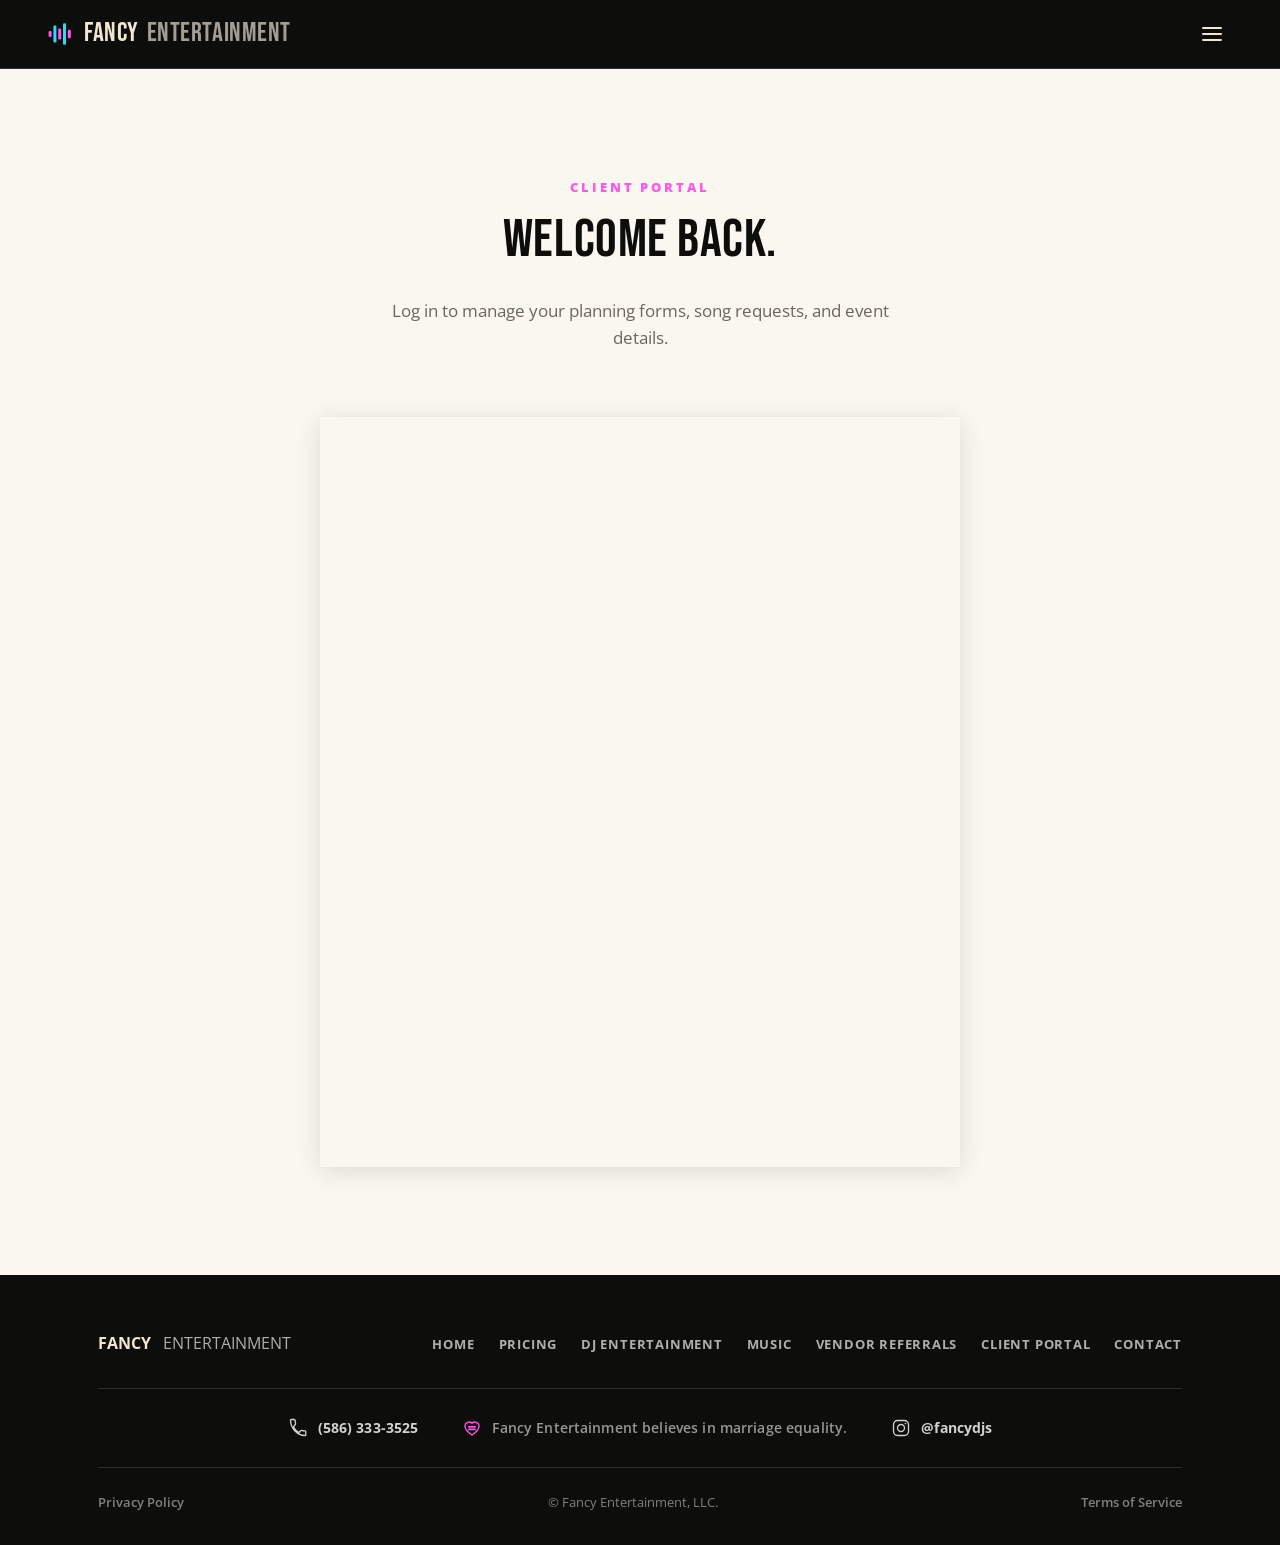
<file: client-portal/index.html>
<!DOCTYPE html>
<html lang="en">
<head>
<meta charset="UTF-8">
<meta name="viewport" content="width=device-width, initial-scale=1.0">
<title>Client Portal | Fancy Entertainment</title>
<meta name="description" content="Log in to your Fancy Entertainment client portal to manage planning forms, song requests, and event details for your Metro Detroit wedding.">
<link rel="canonical" href="https://www.fancydjs.com/client-portal">
<link rel="icon" href="/favicon.svg" type="image/svg+xml">
<link rel="icon" href="/favicon.ico" sizes="any">
<link rel="apple-touch-icon" href="/apple-touch-icon.png">
<link rel="preload" as="font" type="font/woff2" href="/fonts/bebas-neue-400.woff2" crossorigin>
<link rel="preload" as="font" type="font/woff2" href="/fonts/open-sans-400.woff2" crossorigin>
<link rel="preload" as="font" type="font/woff2" href="/fonts/open-sans-700.woff2" crossorigin>
<link rel="preload" as="font" type="font/woff2" href="/fonts/open-sans-800.woff2" crossorigin>
<style>@font-face {
    font-family: 'Bebas Neue';
    font-style: normal;
    font-weight: 400;
    font-display: swap;
    src: url(/fonts/bebas-neue-400.woff2) format('woff2');
  }
  @font-face {
    font-family: 'Open Sans';
    font-style: normal;
    font-weight: 400;
    font-display: swap;
    src: url(/fonts/open-sans-400.woff2) format('woff2');
  }
  @font-face {
    font-family: 'Open Sans';
    font-style: normal;
    font-weight: 600;
    font-display: swap;
    src: url(/fonts/open-sans-600.woff2) format('woff2');
  }
  @font-face {
    font-family: 'Open Sans';
    font-style: normal;
    font-weight: 700;
    font-display: swap;
    src: url(/fonts/open-sans-700.woff2) format('woff2');
  }
  @font-face {
    font-family: 'Open Sans';
    font-style: normal;
    font-weight: 800;
    font-display: swap;
    src: url(/fonts/open-sans-800.woff2) format('woff2');
  }

  :root {
    --ink: #0d0d0c;
    --paper: #f1e6cf;
    --magenta: #ff57eb;
    --magenta-deep: #c81fb0;
    --magenta-darker: #8f007e;
    --cyan: #2fd8f5;
    --gray: #8f8a82;

    --bg: #121210;
    --bg-raised: #1a1a17;
    --fg: #f7f4ef;
    --fg-muted: #a39d94;
    --line: rgba(247,244,239,0.14);
    --card-bg: #1a1a17;
    --card-line: rgba(247,244,239,0.16);
    --tick-fg: rgba(247,244,239,0.07);

    --nav-bg: var(--ink);
    --nav-fg: var(--paper);
    --hero-bg: var(--ink);
    --hero-fg: var(--paper);

    --font-display: 'Bebas Neue', 'Arial Narrow', sans-serif;
    --font-body: 'Open Sans', system-ui, sans-serif;
  }

  * { box-sizing: border-box; }
  html, body { margin: 0; padding: 0; }
  .skip-link {
    position: absolute;
    left: -9999px;
    top: 0;
    background: var(--magenta);
    color: var(--ink);
    padding: 12px 20px;
    z-index: 999;
    font-weight: 700;
    font-size: 0.9rem;
    text-decoration: none;
  }
  .skip-link:focus {
    left: 16px;
    top: 16px;
  }
  body {
    background: var(--bg);
    color: var(--fg);
    font-family: var(--font-body);
    font-size: 16px;
    line-height: 1.6;
    -webkit-font-smoothing: antialiased;
    overflow-x: hidden;
  }
  img { max-width: 100%; display: block; }
  a { color: inherit; }
  .wrap {
    max-width: 1180px;
    margin: 0 auto;
    padding: 0 clamp(20px, 5vw, 48px);
  }
  h1, h2, h3 {
    font-family: var(--font-display);
    font-weight: 400;
    line-height: 1.02;
    letter-spacing: 0.01em;
    margin: 0;
  }
  h2, h3 {
    text-wrap: balance;
  }
  .accent {
    color: var(--magenta);
  }
  .eyebrow {
    font-family: var(--font-body);
    font-weight: 800;
    font-size: 0.82rem;
    letter-spacing: 0.22em;
    text-transform: uppercase;
    color: var(--magenta);
  }
  .eyebrow.cyan { color: var(--cyan); }
  button, .btn {
    font-family: var(--font-body);
    cursor: pointer;
  }
  .btn {
    display: inline-flex;
    align-items: center;
    justify-content: center;
    text-align: center;
    gap: 10px;
    font-weight: 800;
    font-size: 0.85rem;
    letter-spacing: 0.08em;
    text-transform: uppercase;
    text-decoration: none;
    padding: 16px 28px;
    border: 2px solid transparent;
    transition: transform 0.15s ease, background 0.15s ease, color 0.15s ease, border-color .15s ease;
  }
  .btn:focus-visible { outline: 3px solid var(--cyan); outline-offset: 3px; }
  a:focus-visible, summary:focus-visible, button:focus-visible { outline: 2px solid var(--cyan); outline-offset: 3px; border-radius: 3px; }
  .btn-solid {
    background: var(--magenta-deep);
    color: #ffffff;
  }
  .btn-solid:hover { transform: translateY(-2px); background: var(--magenta-darker); }
  .btn-outline {
    background: transparent;
    color: var(--hero-fg);
    border-color: currentColor;
  }
  .btn-outline:hover { transform: translateY(-2px); background: var(--hero-fg); color: var(--hero-bg); }

  /* ---------- NAV ---------- */
  header.site-nav {
    position: sticky;
    top: 0;
    z-index: 50;
    background: var(--nav-bg);
    color: var(--nav-fg);
    border-bottom: 1px solid rgba(247,244,239,0.14);
  }
  .nav-inner {
    display: flex;
    align-items: center;
    justify-content: space-between;
    padding: 14px clamp(20px, 5vw, 48px);
    gap: 24px;
  }
  .logo {
    display: flex;
    align-items: center;
    gap: 12px;
    text-decoration: none;
  }
  .logo-wave { width: 24px; height: 24px; flex: none; }
  .logo-text {
    display: inline-flex;
    align-items: baseline;
    white-space: nowrap;
    font-family: var(--font-display);
    font-size: 1.7rem;
    letter-spacing: 0.02em;
    color: var(--paper);
    line-height: 1;
  }
  .logo-sub {
    font-family: var(--font-display);
    font-size: 1.7rem;
    letter-spacing: 0.02em;
    color: var(--fg-muted);
    margin-left: 8px;
  }
  .nav-links {
    display: flex;
    gap: 28px;
    list-style: none;
    margin: 0;
    padding: 0;
  }
  .nav-links a {
    display: block;
    text-align: center;
    font-size: 0.78rem;
    font-weight: 700;
    letter-spacing: 0.1em;
    text-transform: uppercase;
    text-decoration: none;
    opacity: 0.82;
    position: relative;
    padding-bottom: 4px;
  }
  .nav-links a:hover { opacity: 1; }
  .nav-links a::after {
    content: "";
    position: absolute;
    left: 0; right: 100%; bottom: -2px;
    height: 2px;
    background: var(--magenta);
    transition: right .2s ease;
  }
  .nav-links a:hover::after { right: 0; }
  .nav-links a.active { color: var(--magenta); opacity: 1; }
  .nav-links a.active::after { right: 0; }
  .nav-cta { display: none; }
  @media (min-width: 1360px) { .nav-cta { display: inline-flex; } }
  .nav-links { display: none; }
  @media (min-width: 1360px) { .nav-links { display: flex; } }

  .mobile-nav { }
  @media (min-width: 1360px) { .mobile-nav { display: none; } }
  .mobile-nav-toggle {
    display: flex;
    align-items: center;
    justify-content: center;
    width: 40px;
    height: 40px;
    cursor: pointer;
    list-style: none;
    color: var(--nav-fg);
  }
  .mobile-nav-toggle::-webkit-details-marker { display: none; }
  .mobile-nav-toggle svg { width: 24px; height: 24px; }
  .mobile-nav-panel {
    position: absolute;
    top: calc(100% + 1px);
    right: 0;
    left: 0;
    background: var(--ink);
    border-bottom: 1px solid rgba(247,244,239,0.14);
    padding: 8px clamp(20px, 5vw, 48px) 24px;
    display: flex;
    flex-direction: column;
    gap: 4px;
  }
  .mobile-nav-panel ul {
    list-style: none;
    margin: 0;
    padding: 0;
    display: flex;
    flex-direction: column;
  }
  .mobile-nav-panel li a {
    display: block;
    padding: 14px 0;
    font-size: 0.9rem;
    font-weight: 700;
    letter-spacing: 0.06em;
    text-transform: uppercase;
    text-decoration: none;
    color: var(--paper);
    border-bottom: 1px solid rgba(247,244,239,0.1);
  }
  .mobile-nav-panel li a.active { color: var(--magenta); }
  .mobile-nav-panel .btn { margin-top: 16px; align-self: flex-start; }


  /* ---------- HERO ---------- */
  .hero {
    position: relative;
    background: var(--hero-bg);
    color: var(--hero-fg);
    overflow: hidden;
    padding: clamp(64px, 12vw, 128px) 0 clamp(56px, 9vw, 96px);
  }
  .hero-media {
    position: absolute;
    inset: 0;
    z-index: 0;
    overflow: hidden;
  }
  .hero-media video {
    width: 100%;
    height: 100%;
    object-fit: cover;
    filter: saturate(0.85) brightness(0.72);
  }
  .hero-scrim {
    position: absolute;
    inset: 0;
    background:
      linear-gradient(100deg, rgba(13,13,12,0.94) 8%, rgba(13,13,12,0.8) 34%, rgba(13,13,12,0.4) 66%, rgba(13,13,12,0.68) 100%),
      linear-gradient(0deg, rgba(13,13,12,0.75), transparent 40%);
  }
  .beam-field {
    position: absolute;
    inset: -20% -10%;
    pointer-events: none;
    z-index: 1;
    opacity: 0.45;
  }
  .beam {
    position: absolute;
    width: 220%;
    height: 120px;
    left: -60%;
    top: 30%;
    filter: blur(6px);
    mix-blend-mode: screen;
    transform-origin: center;
  }
  .beam.b1 {
    background: linear-gradient(90deg, transparent, rgba(255,87,235,0.55), transparent);
    animation: sweep1 14s ease-in-out infinite;
  }
  .beam.b2 {
    top: 55%;
    background: linear-gradient(90deg, transparent, rgba(47,216,245,0.5), transparent);
    animation: sweep2 18s ease-in-out infinite;
  }
  .beam.b3 {
    top: 10%;
    height: 90px;
    background: linear-gradient(90deg, transparent, rgba(255,87,235,0.3), transparent);
    animation: sweep1 22s ease-in-out infinite reverse;
  }
  @keyframes sweep1 {
    0%, 100% { transform: rotate(-8deg) translateY(0); }
    50% { transform: rotate(6deg) translateY(30px); }
  }
  @keyframes sweep2 {
    0%, 100% { transform: rotate(10deg) translateY(0); }
    50% { transform: rotate(-6deg) translateY(-24px); }
  }
  @media (prefers-reduced-motion: reduce) {
    .beam { animation: none !important; }
  }
  .hero-inner { position: relative; z-index: 2; }
  .hero-kicker {
    display: flex;
    align-items: center;
    gap: 12px;
    margin-bottom: 22px;
    font-size: 0.78rem;
    font-weight: 700;
    letter-spacing: 0.14em;
    text-transform: uppercase;
    color: var(--cyan);
  }
  .hero-kicker .dot {
    width: 8px; height: 8px; border-radius: 50%;
    background: var(--magenta);
    box-shadow: 0 0 0 4px rgba(255,87,235,0.2);
  }
  .hero h1 {
    font-size: clamp(2.6rem, 7vw, 5.6rem);
    line-height: 0.94;
    max-width: 19ch;
    letter-spacing: 0.005em;
  }
  .hero p.lede {
    max-width: 52ch;
    margin-top: 26px;
    font-size: clamp(1.05rem, 2vw, 1.25rem);
    color: rgba(247,244,239,0.78);
  }
  .hero-byline {
    margin-top: 18px;
    font-size: 0.95rem;
    color: rgba(247,244,239,0.6);
  }
  .hero-actions {
    display: flex;
    flex-wrap: wrap;
    gap: 16px;
    margin-top: 40px;
  }

  /* ---------- TICKET STAT STRIP ---------- */
  .stat-strip {
    background: var(--card-bg);
    border-bottom: 1px dashed var(--card-line);
  }
  .stat-row {
    display: grid;
    grid-template-columns: repeat(4, 1fr);
    padding: 28px 0;
  }
  @media (max-width: 640px) {
    .stat-row { grid-template-columns: repeat(2, 1fr); row-gap: 24px; }
    .stat:nth-child(odd) { border-left: none; }
    .stat:nth-child(even) { border-left: 1px dashed var(--card-line); }
  }
  .stat {
    padding: 8px 24px;
    border-left: 1px dashed var(--card-line);
    text-align: center;
  }
  .stat:first-child { border-left: none; }
  .stat b {
    display: block;
    font-family: var(--font-display);
    font-size: clamp(2rem, 4vw, 2.8rem);
    color: var(--fg);
  }
  .stat span {
    font-size: 0.76rem;
    letter-spacing: 0.1em;
    text-transform: uppercase;
    color: var(--fg-muted);
    font-weight: 700;
  }

  .as-seen-on { background: var(--bg-raised, var(--bg)); border-bottom: 1px solid var(--card-line); }
  .aso-inner {
    display: flex;
    flex-wrap: wrap;
    align-items: center;
    justify-content: center;
    gap: 24px;
    padding: 26px 0;
  }
  .aso-label {
    font-size: 0.72rem;
    font-weight: 800;
    letter-spacing: 0.18em;
    text-transform: uppercase;
    color: var(--fg-muted);
  }
  .aso-badges { display: flex; align-items: center; gap: 18px; flex-wrap: wrap; }
  .badge-slot {
    width: 96px;
    height: 96px;
    border-radius: 10px;
    display: flex;
    align-items: center;
    justify-content: center;
    text-align: center;
    padding: 10px;
    overflow: hidden;
  }
  .badge-slot span {
    font-size: 0.62rem;
    line-height: 1.35;
    font-weight: 700;
    letter-spacing: 0.02em;
    text-transform: uppercase;
    color: var(--fg-muted);
  }
  .badge-slot img { max-width: 100%; max-height: 100%; object-fit: contain; }
  .badge-slot-round { border-radius: 50%; }

  /* ---------- SECTION GENERIC ---------- */
  section { padding: clamp(64px, 10vw, 108px) 0; }
  .section-head {
    display: flex;
    flex-direction: column;
    gap: 14px;
    max-width: 62ch;
    margin-bottom: 48px;
  }
  .section-head h2 {
    font-size: clamp(2.2rem, 5vw, 3.4rem);
  }
  .section-head p { color: var(--fg-muted); font-size: 1.05rem; max-width: 55ch; }

  /* ---------- RIDER / INCLUDED ---------- */
  .rider {
    background: var(--bg-raised, var(--bg));
  }
  .theme-cards {
    display: grid;
    grid-template-columns: 1fr 1fr;
    gap: 20px;
  }
  @media (max-width: 640px) {
    .theme-cards { grid-template-columns: 1fr; }
  }
  .theme-card {
    background: var(--card-bg);
    border: 1px solid var(--card-line);
    padding: 28px;
  }
  .theme-card .tc-label {
    display: block;
    font-size: 0.75rem;
    letter-spacing: 0.12em;
    text-transform: uppercase;
    color: var(--fg-muted);
    font-weight: 700;
    margin-bottom: 18px;
  }
  .theme-card ul { list-style: none; margin: 0; padding: 0; display: flex; flex-direction: column; gap: 20px; }
  .theme-card li { display: flex; gap: 14px; }
  .theme-card li svg { flex: none; width: 22px; height: 22px; color: var(--magenta); margin-top: 2px; }
  .theme-card li h4 { font-size: 0.95rem; font-weight: 700; margin: 0 0 4px; color: var(--fg); font-family: var(--font-body); }
  .theme-card li p { font-size: 0.85rem; color: var(--fg-muted); margin: 0; line-height: 1.5; }

  /* ---------- VENDOR DIRECTORY ---------- */
  .vendor-directory {
    border-top: 1px solid var(--card-line);
  }
  .vd-row {
    display: grid;
    grid-template-columns: 1fr;
    gap: 10px;
    padding: 22px 0;
    border-bottom: 1px solid var(--card-line);
  }
  @media (min-width: 640px) {
    .vd-row { grid-template-columns: 200px 1fr; gap: 24px; align-items: start; }
  }
  .vd-category {
    display: flex;
    align-items: center;
    gap: 10px;
    font-size: 0.76rem;
    font-weight: 800;
    letter-spacing: 0.1em;
    text-transform: uppercase;
    color: var(--fg-muted);
  }
  .vd-category svg { flex: none; width: 20px; height: 20px; }
  .vd-names { display: grid; grid-template-columns: 1fr; gap: 10px; }
  @media (min-width: 900px) { .vd-names { grid-template-columns: repeat(2, 1fr); } }
  .vd-card {
    display: flex;
    flex-direction: column;
    gap: 4px;
    border: 1px solid var(--card-line);
    background: var(--card-bg);
    padding: 14px 16px;
    text-decoration: none;
    color: inherit;
    transition: border-color 0.15s ease, transform 0.15s ease;
  }
  .vd-card:hover { border-color: var(--magenta); transform: translateY(-2px); }
  .vd-name { font-weight: 700; font-size: 0.92rem; color: var(--fg); }
  .vd-card:hover .vd-name { color: var(--magenta); }
  .vd-desc { font-size: 0.82rem; color: var(--fg-muted); line-height: 1.5; }
  .vd-chip-muted { color: var(--fg-muted); font-weight: 400; border-style: dashed; }
  aa.vd-row-open .vd-category { color: var(--magenta); }
  .vd-chip-open {
    border-style: dashed;
    border-color: var(--magenta);
    color: var(--magenta);
    background: transparent;
    font-weight: 700;
  }

  /* ---------- TESTIMONIAL ---------- */
  .testimonial {
    background: var(--ink);
    color: var(--paper);
    position: relative;
    padding: clamp(48px, 7vw, 80px) 0;
  }
  .testimonial::after {
    content: '';
    position: absolute;
    bottom: 0;
    left: 0;
    right: 0;
    height: 1px;
    background: linear-gradient(90deg, transparent, rgba(255,87,235,0.5), transparent);
  }
  .testimonial-wrap {
    overflow: hidden;
    margin-top: 28px;
    padding-top: 4px;
    padding-bottom: 4px;
  }
  .testimonial-track {
    display: flex;
    align-items: stretch;
    gap: 0;
    width: max-content;
    animation: testimonialScroll 120s linear infinite;
  }
  .testimonial-wrap.paused .testimonial-track { animation-play-state: paused; }
  @keyframes testimonialScroll {
    from { transform: translateX(0); }
    to { transform: translateX(-50%); }
  }
  .testimonial-card {
    flex: none;
    box-sizing: border-box;
    width: 440px;
    padding-right: 40px;
    margin-right: 40px;
    border-right: 1px dashed rgba(247,244,239,0.16);
  }
  .testimonial-card blockquote {
    margin: 0;
    font-family: var(--font-display);
    font-size: clamp(1.05rem, 1.8vw, 1.35rem);
    line-height: 1.2;
    letter-spacing: 0.01em;
    color: var(--paper);
    display: -webkit-box;
    -webkit-box-orient: vertical;
    -webkit-line-clamp: 10;
    overflow: hidden;
  }
  .testimonial-card cite {
    display: block;
    margin-top: 16px;
    font-style: normal;
    font-weight: 700;
    letter-spacing: 0.08em;
    text-transform: uppercase;
    font-size: 0.85rem;
    color: var(--cyan);
  }

  /* ---------- PRICING PANEL ---------- */
  .year-cards {
    display: grid;
    grid-template-columns: 1fr 1fr;
    gap: 20px;
    margin-bottom: 24px;
  }
  @media (max-width: 640px) {
    .year-cards { grid-template-columns: 1fr; }
  }
  .year-card {
    background: var(--card-bg);
    border: 1px solid var(--card-line);
    padding: 28px;
  }
  .year-card-featured { border-color: var(--magenta); }
  .yc-year {
    display: block;
    font-size: 0.78rem;
    letter-spacing: 0.1em;
    text-transform: uppercase;
    color: var(--fg-muted);
    font-weight: 700;
  }
  .yc-price {
    display: block;
    font-family: var(--font-display);
    font-size: 2.6rem;
    color: var(--fg);
    margin: 8px 0 18px;
  }
  .year-card ul { list-style: none; margin: 0; padding: 0; display: flex; flex-direction: column; gap: 10px; }
  .year-card li { font-size: 0.92rem; padding-left: 20px; position: relative; }
  .year-card li::before {
    content: "";
    position: absolute; left: 0; top: 8px;
    width: 7px; height: 7px;
    background: var(--magenta);
  }
  .rate-note { text-align: center; margin: 0 0 24px; font-size: 0.82rem; color: var(--fg-muted); }
  .lock-callout {
    background: var(--ink);
    color: rgba(247,244,239,0.85);
    padding: 18px 24px;
    text-align: center;
    font-size: 0.95rem;
    margin-bottom: 24px;
  }
  .lock-callout strong {
    color: var(--magenta);
    font-family: var(--font-display);
    font-size: 1.15rem;
    font-weight: 400;
    letter-spacing: 0.02em;
  }
  .addons-chips {
    display: flex;
    gap: 16px;
    flex-wrap: wrap;
    justify-content: center;
  }
  .addon-chip {
    display: flex;
    flex-direction: column;
    gap: 4px;
    background: var(--card-bg);
    border: 1px solid var(--card-line);
    padding: 14px 20px;
    max-width: 340px;
  }
  .addon-chip-title { font-size: 0.9rem; font-weight: 700; }
  .addon-chip-title b { color: var(--magenta); font-family: var(--font-display); font-weight: 400; font-size: 1.05rem; }
  .addon-chip-desc { font-size: 0.8rem; color: var(--fg-muted); line-height: 1.4; }

  /* ---------- HOW IT WORKS ---------- */
  .timeline { display: flex; flex-direction: column; }
  .tl-item {
    display: grid;
    grid-template-columns: 80px 1fr;
    gap: 20px;
    padding: 26px 0;
    border-top: 1px solid var(--card-line);
  }
  .tl-item:last-child { border-bottom: 1px solid var(--card-line); }
  .tl-num {
    font-family: var(--font-display);
    font-size: 2.4rem;
    color: var(--magenta);
    line-height: 1;
  }
  .tl-body h3 { font-family: var(--font-body); font-weight: 800; font-size: 1.08rem; margin-bottom: 6px; text-transform: uppercase; letter-spacing: 0.02em; }
  .tl-body p { margin: 0; color: var(--fg-muted); max-width: 62ch; }

  /* ---------- VENUE TICKER ---------- */
  .ticker-section { background: var(--ink); color: var(--paper); overflow: hidden; padding: 56px 0; }
  .ticker-section .section-head { color: var(--paper); }
  .ticker-section .section-head p { color: rgba(247,244,239,0.6); }
  .ticker-row { display: flex; white-space: nowrap; }
  .ticker-track {
    display: flex;
    gap: 0;
    animation: scrollLeft 60s linear infinite;
  }
  .ticker-row.reverse .ticker-track { animation: scrollRight 70s linear infinite; }
  .ticker-track span {
    font-family: var(--font-display);
    font-size: clamp(1.3rem, 3vw, 2rem);
    padding: 0 28px;
    display: inline-flex;
    align-items: center;
    gap: 28px;
    color: rgba(247,244,239,0.85);
  }
  .ticker-track span::after {
    content: "\2726";
    color: var(--magenta);
    font-size: 0.9rem;
  }
  @keyframes scrollLeft {
    from { transform: translateX(0); }
    to { transform: translateX(-20%); }
  }
  @keyframes scrollRight {
    from { transform: translateX(-20%); }
    to { transform: translateX(0); }
  }
  @media (prefers-reduced-motion: reduce) {
    .ticker-track { animation: none; }
  }
  .ticker-row { margin-bottom: 8px; }

  /* ---------- MUSIC CRATE ---------- */
  .crate-wrap {
    overflow: hidden;
    margin-top: 24px;
    padding-top: 8px;
  }
  .crate-track {
    display: flex;
    gap: 20px;
    width: max-content;
    animation: crateScroll 90s linear infinite;
  }
  .crate-wrap.paused .crate-track { animation-play-state: paused; }
  @keyframes crateScroll {
    from { transform: translateX(0); }
    to { transform: translateX(-50%); }
  }
  .sleeve {
    flex: none;
    width: 200px;
    background: var(--card-bg);
    border: 1px solid var(--card-line);
    padding: 20px;
    text-decoration: none;
    color: inherit;
    display: block;
    text-align: center;
    transition: border-color 0.15s ease, transform 0.15s ease;
  }
  .sleeve:hover { border-color: var(--magenta); transform: translateY(-4px); }
  .sleeve-art {
    width: 100%;
    aspect-ratio: 1;
    background: linear-gradient(135deg, var(--magenta), var(--cyan));
    margin-bottom: 14px;
    display: flex;
    align-items: center;
    justify-content: center;
    overflow: hidden;
  }
  .sleeve-art svg { width: 34px; height: 34px; color: rgba(13,13,12,0.55); }
  .sleeve-art img { width: 100%; height: 100%; object-fit: cover; display: block; }
  .crate-more {
    display: block;
    text-align: center;
    margin-top: 20px;
    font-size: 0.78rem;
    font-weight: 800;
    letter-spacing: 0.08em;
    text-transform: uppercase;
    text-decoration: none;
    color: var(--fg-muted);
  }
  .crate-more:hover { color: var(--magenta); }
  .sleeve-listen {
    display: block;
    text-align: center;
    font-size: 0.72rem;
    font-weight: 800;
    letter-spacing: 0.08em;
    text-transform: uppercase;
    color: var(--magenta);
  }

  .vendor-chips {
    display: flex;
    flex-wrap: wrap;
    gap: 12px;
    margin-top: 8px;
  }
  .vendor-chips span {
    border: 1px solid var(--card-line);
    padding: 8px 16px;
    font-size: 0.82rem;
    font-weight: 700;
    letter-spacing: 0.03em;
    text-transform: uppercase;
    color: var(--fg-muted);
  }

  /* ---------- FAQ ---------- */
  .faq-list { border-top: 1px solid var(--card-line); }
  .faq-item { border-bottom: 1px solid var(--card-line); }
  .faq-item summary {
    display: flex;
    align-items: center;
    gap: 16px;
    padding: 20px 4px;
    cursor: pointer;
    list-style: none;
    font-family: var(--font-body);
    font-weight: 700;
    font-size: 1rem;
  }
  .faq-item summary::-webkit-details-marker { display: none; }
  .faq-chevron {
    flex: none;
    width: 16px;
    height: 16px;
    margin-left: auto;
    color: var(--fg-muted);
    transition: transform 0.2s ease;
  }
  .faq-item[open] .faq-chevron { transform: rotate(180deg); color: var(--magenta); }
  .faq-body {
    padding: 0 4px 22px;
    color: var(--fg-muted);
    font-size: 0.94rem;
    max-width: 68ch;
  }

  /* ---------- CONTACT FORM (Dubsado embed) ---------- */
  .dubsado-embed {
    max-width: 640px;
  }
  .dubsado-embed iframe {
    display: block;
    border: none;
  }

  /* ---------- FOOTER ---------- */
  footer {
    background: var(--ink);
    color: rgba(247,244,239,0.7);
    padding: 56px 0 32px;
  }
  .footer-top {
    display: flex;
    flex-wrap: wrap;
    justify-content: space-between;
    gap: 32px;
    padding-bottom: 32px;
    border-bottom: 1px solid rgba(247,244,239,0.14);
  }
  .footer-top .logo b { color: var(--paper); }
  .footer-links { display: flex; gap: 24px; flex-wrap: wrap; list-style: none; margin: 0; padding: 0; }
  .footer-links a { font-size: 0.82rem; font-weight: 700; letter-spacing: 0.06em; text-transform: uppercase; text-decoration: none; color: rgba(247,244,239,0.7); }
  .footer-links a:hover { color: var(--magenta); }
  .footer-info-bar {
    display: flex;
    flex-direction: row;
    justify-content: center;
    align-items: center;
    gap: 20px 44px;
    padding: 28px 0;
    border-bottom: 1px solid rgba(247,244,239,0.14);
  }
  @media (max-width: 700px) {
    .footer-info-bar { flex-direction: column; }
  }
  .fi-item {
    display: flex;
    align-items: center;
    gap: 10px;
    font-size: 0.85rem;
    font-weight: 700;
    letter-spacing: 0.01em;
    text-decoration: none;
    color: rgba(247,244,239,0.85);
    white-space: nowrap;
  }
  .fi-item svg { flex: none; width: 20px; height: 20px; }
  a.fi-item:hover { color: var(--magenta); }
  .fi-pride {
    color: rgba(247,244,239,0.6);
    font-weight: 600;
    white-space: nowrap;
  }
  @media (max-width: 700px) {
    .fi-pride { white-space: normal; }
  }
  .fi-pride svg { color: var(--magenta); }
  .footer-bottom {
    display: flex;
    flex-direction: row;
    align-items: center;
    justify-content: space-between;
    gap: 12px 24px;
    padding-top: 24px;
    font-size: 0.8rem;
    color: rgba(247,244,239,0.5);
    text-align: center;
  }
  @media (max-width: 500px) {
    .footer-bottom { flex-direction: column; }
  }
  .footer-bottom p { margin: 0 auto; }
  .footer-bottom a {
    text-decoration: none;
    color: rgba(247,244,239,0.5);
    font-weight: 600;
  }
  .footer-bottom a:hover { color: var(--magenta); }

  ::selection { background: var(--magenta-deep); color: #fff; }

  /* ---------- EXPLORE GRID (home) ---------- */
  .explore-grid {
    display: grid;
    grid-template-columns: 1fr;
    gap: 20px;
  }
  @media (min-width: 720px) { .explore-grid { grid-template-columns: repeat(3, 1fr); } }
  @media (min-width: 1000px) { .explore-grid { grid-template-columns: repeat(5, 1fr); } }
  .explore-card {
    display: flex;
    flex-direction: column;
    gap: 10px;
    background: var(--card-bg);
    border: 1px solid var(--card-line);
    padding: 24px;
    text-decoration: none;
    color: inherit;
    transition: border-color 0.15s ease, transform 0.15s ease;
  }
  .explore-card:hover { border-color: var(--magenta); transform: translateY(-4px); }
  .explore-card svg { width: 28px; height: 28px; color: var(--magenta); }
  .explore-card h3 { font-family: var(--font-body); font-weight: 700; font-size: 1.05rem; }
  .explore-card p { color: var(--fg-muted); font-size: 0.88rem; margin: 0; flex: 1; }
  .explore-arrow { font-size: 0.74rem; font-weight: 800; letter-spacing: 0.06em; text-transform: uppercase; color: var(--magenta); white-space: nowrap; }

  /* ---------- LEGAL PAGES ---------- */
  .legal-content { max-width: 68ch; }
  .legal-content h3 { font-size: 1.4rem; margin: 40px 0 12px; }
  .legal-content h3:first-child { margin-top: 0; }
  .legal-content p { color: var(--fg-muted); font-size: 1rem; line-height: 1.7; margin: 0 0 16px; }
  .legal-content ul { color: var(--fg-muted); font-size: 1rem; line-height: 1.7; padding-left: 20px; margin: 0 0 16px; }
  .legal-content li { margin-bottom: 6px; }

  /* ---------- CONTACT (centered) ---------- */
  #contact .section-head { align-items: center; text-align: center; margin-left: auto; margin-right: auto; }
  #contact .dubsado-embed { margin-left: auto; margin-right: auto; }

  /* ---------- 404 (centered) ---------- */
  #not-found { padding: clamp(100px, 16vw, 180px) 0; }
  #not-found .section-head { align-items: center; text-align: center; margin-left: auto; margin-right: auto; max-width: 56ch; }
  #not-found .hero-actions { justify-content: center; }

  /* ---------- STICKY MOBILE CTA ---------- */
  .sticky-mobile-cta { display: none; }
  @media (max-width: 640px) {
    .sticky-mobile-cta {
      display: flex;
      align-items: center;
      justify-content: center;
      position: fixed;
      left: 0;
      right: 0;
      bottom: 0;
      z-index: 60;
      background: var(--magenta-deep);
      color: #ffffff;
      text-decoration: none;
      font-weight: 800;
      font-size: 0.85rem;
      letter-spacing: 0.08em;
      text-transform: uppercase;
      padding: 16px 20px calc(16px + env(safe-area-inset-bottom));
      box-shadow: 0 -4px 16px rgba(13,13,12,0.18);
    }
    .sticky-mobile-cta + footer { padding-bottom: calc(72px + env(safe-area-inset-bottom)); }
  }</style>
<meta property="og:type" content="website">
<meta property="og:site_name" content="Fancy Entertainment">
<meta property="og:title" content="Client Portal | Fancy Entertainment">
<meta property="og:description" content="Log in to your Fancy Entertainment client portal to manage planning forms, song requests, and event details for your Metro Detroit wedding.">
<meta property="og:url" content="https://www.fancydjs.com/client-portal">
<meta property="og:image" content="https://www.fancydjs.com/images/og-image.jpg">
<meta name="twitter:card" content="summary_large_image">
<meta name="twitter:title" content="Client Portal | Fancy Entertainment">
<meta name="twitter:description" content="Log in to your Fancy Entertainment client portal to manage planning forms, song requests, and event details for your Metro Detroit wedding.">
<meta name="twitter:image" content="https://www.fancydjs.com/images/og-image.jpg">
<script>
  window.dataLayer = window.dataLayer || [];
  function gtag(){dataLayer.push(arguments);}
  gtag('js', new Date());
  gtag('config', 'G-C7B83X2B8D');
  window.addEventListener('load', function() {
    var s = document.createElement('script');
    s.async = true;
    s.src = 'https://www.googletagmanager.com/gtag/js?id=G-C7B83X2B8D';
    document.head.appendChild(s);
  });
</script>
<link rel="preconnect" href="https://portal.fancydjs.com">
<link rel="dns-prefetch" href="https://portal.fancydjs.com">
<script type="application/ld+json">
{
  "@context": "https://schema.org",
  "@type": "BreadcrumbList",
  "itemListElement": [
    { "@type": "ListItem", "position": 1, "name": "Home", "item": "https://www.fancydjs.com/" },
    { "@type": "ListItem", "position": 2, "name": "Client Portal", "item": "https://www.fancydjs.com/client-portal" }
  ]
}
</script>
<style>body{background:#faf7f0;color:#0d0d0c;}#client-portal .section-head p{color:#6b665f;}#client-portal .section-head{align-items:center;text-align:center;margin-left:auto;margin-right:auto;}#client-portal .dubsado-embed{margin-left:auto;margin-right:auto;box-shadow:0 4px 24px rgba(13,13,12,0.12);}</style>
</head>
<body>
<a class="skip-link" href="#top">Skip to content</a>
<header class="site-nav">
  <div class="nav-inner">
    <a class="logo" href="/">
      <svg class="logo-wave" viewBox="0 0 40 40" aria-hidden="true">
        <rect x="1" y="15" width="5" height="10" rx="2" fill="var(--magenta)"/>
        <rect x="9" y="6" width="5" height="28" rx="2" fill="var(--cyan)"/>
        <rect x="17" y="11" width="5" height="18" rx="2" fill="var(--magenta)"/>
        <rect x="25" y="2" width="5" height="36" rx="2" fill="var(--cyan)"/>
        <rect x="33" y="13" width="5" height="14" rx="2" fill="var(--magenta)"/>
      </svg>
      <span class="logo-text">FANCY <span class="logo-sub">ENTERTAINMENT</span></span>
    </a>
    <nav>
      <ul class="nav-links">
        <li><a href="/pricing">Pricing</a></li>
        <li><a href="/dj-entertainment">DJ Entertainment</a></li>
        <li><a href="/music">Music</a></li>
        <li><a href="/vendor-referrals">Vendors</a></li>
        <li><a href="/faq">FAQ</a></li>
        <li><a href="/client-portal" class="active">Client Portal</a></li>
        <li><a href="/contact">Contact</a></li>
      </ul>
    </nav>
    <a class="btn btn-solid nav-cta" href="/contact" data-ga-cta="check_your_date" data-ga-location="nav">Check Your Date</a>
    <details class="mobile-nav">
      <summary class="mobile-nav-toggle" aria-label="Menu">
        <svg viewBox="0 0 24 24" fill="none" stroke="currentColor" stroke-width="2" stroke-linecap="round"><line x1="3" y1="6" x2="21" y2="6"/><line x1="3" y1="12" x2="21" y2="12"/><line x1="3" y1="18" x2="21" y2="18"/></svg>
      </summary>
      <div class="mobile-nav-panel">
        <ul>
          <li><a href="/pricing">Pricing</a></li>
          <li><a href="/dj-entertainment">DJ Entertainment</a></li>
          <li><a href="/music">Music</a></li>
          <li><a href="/vendor-referrals">Vendors</a></li>
          <li><a href="/faq">FAQ</a></li>
          <li><a href="/client-portal" class="active">Client Portal</a></li>
          <li><a href="/contact">Contact</a></li>
        </ul>
        <a class="btn btn-solid" href="/contact" data-ga-cta="check_your_date" data-ga-location="mobile_nav">Check Your Date</a>
      </div>
    </details>
  </div>
</header>

<main id="top">

  <section id="client-portal">
    <div class="wrap">
      <div class="section-head">
        <span class="eyebrow">Client Portal</span>
        <h2>Welcome back.</h2>
        <p>Log in to manage your planning forms, song requests, and event details.</p>
      </div>
      <div class="dubsado-embed">
        <script type="text/javascript" src="/js/iframeResizer.min.js"></script>
        <iframe src="https://portal.fancydjs.com/public/client/portal/6a3879860c7a251832070b9a?iframe=true" frameBorder="0" width="100%" height="750"></iframe>
        <script type="text/javascript">setTimeout(function(){iFrameResize({checkOrigin: false});},30);</script>
      </div>
    </div>
  </section>

</main>

<footer>
  <div class="wrap">
    <div class="footer-top">
      <a class="logo" href="/">
        <b>FANCY</b>
        <span>ENTERTAINMENT</span>
      </a>
      <ul class="footer-links">
        <li><a href="/">Home</a></li>
        <li><a href="/pricing">Pricing</a></li>
        <li><a href="/dj-entertainment">DJ Entertainment</a></li>
        <li><a href="/music">Music</a></li>
        <li><a href="/vendor-referrals">Vendor Referrals</a></li>
        <li><a href="/client-portal">Client Portal</a></li>
        <li><a href="/contact">Contact</a></li>
      </ul>
    </div>

    <div class="footer-info-bar">
      <a class="fi-item" href="tel:5863333525">
        <svg viewBox="0 0 24 24" fill="none" stroke="currentColor" stroke-width="1.6" stroke-linecap="round" stroke-linejoin="round" aria-hidden="true"><path d="M6.6 10.8c1.4 2.8 3.8 5.2 6.6 6.6l2.2-2.2c.3-.3.7-.4 1.1-.3 1.2.4 2.5.6 3.8.6.6 0 1 .4 1 1V20c0 .6-.4 1-1 1C11.6 21 3 12.4 3 2.8c0-.6.4-1 1-1h3.5c.6 0 1 .4 1 1 0 1.3.2 2.6.6 3.8.1.4 0 .8-.3 1.1L6.6 10.8z"/></svg>
        (586) 333-3525
      </a>

      <div class="fi-item fi-pride">
        <svg viewBox="0 0 24 24" fill="none" stroke="currentColor" stroke-width="1.6" stroke-linecap="round" stroke-linejoin="round" aria-hidden="true"><path d="M12 20.5c-3.6-2.6-8.5-6.3-8.5-11A5 5 0 0 1 12 6.3 5 5 0 0 1 20.5 9.5c0 4.7-4.9 8.4-8.5 11z"/><line x1="8.3" y1="10.7" x2="15.7" y2="10.7" stroke-width="2"/><line x1="8.3" y1="13.7" x2="15.7" y2="13.7" stroke-width="2"/></svg>
        Fancy Entertainment believes in marriage equality.
      </div>

      <a class="fi-item" href="https://instagram.com/fancydjs">
        <svg viewBox="0 0 24 24" fill="none" stroke="currentColor" stroke-width="1.6" stroke-linecap="round" stroke-linejoin="round" aria-hidden="true"><rect x="3" y="3" width="18" height="18" rx="5"/><circle cx="12" cy="12" r="4.2"/><circle cx="17.3" cy="6.7" r="1" fill="currentColor" stroke="none"/></svg>
        @fancydjs
      </a>
    </div>

    <div class="footer-bottom">
      <a href="/privacy-policy">Privacy Policy</a>
      <p>&copy; Fancy Entertainment, LLC.</p>
      <a href="/terms-of-service">Terms of Service</a>
    </div>
  </div>
</footer>
<script src="/js/analytics.js"></script>
</body>
</html>
</file>
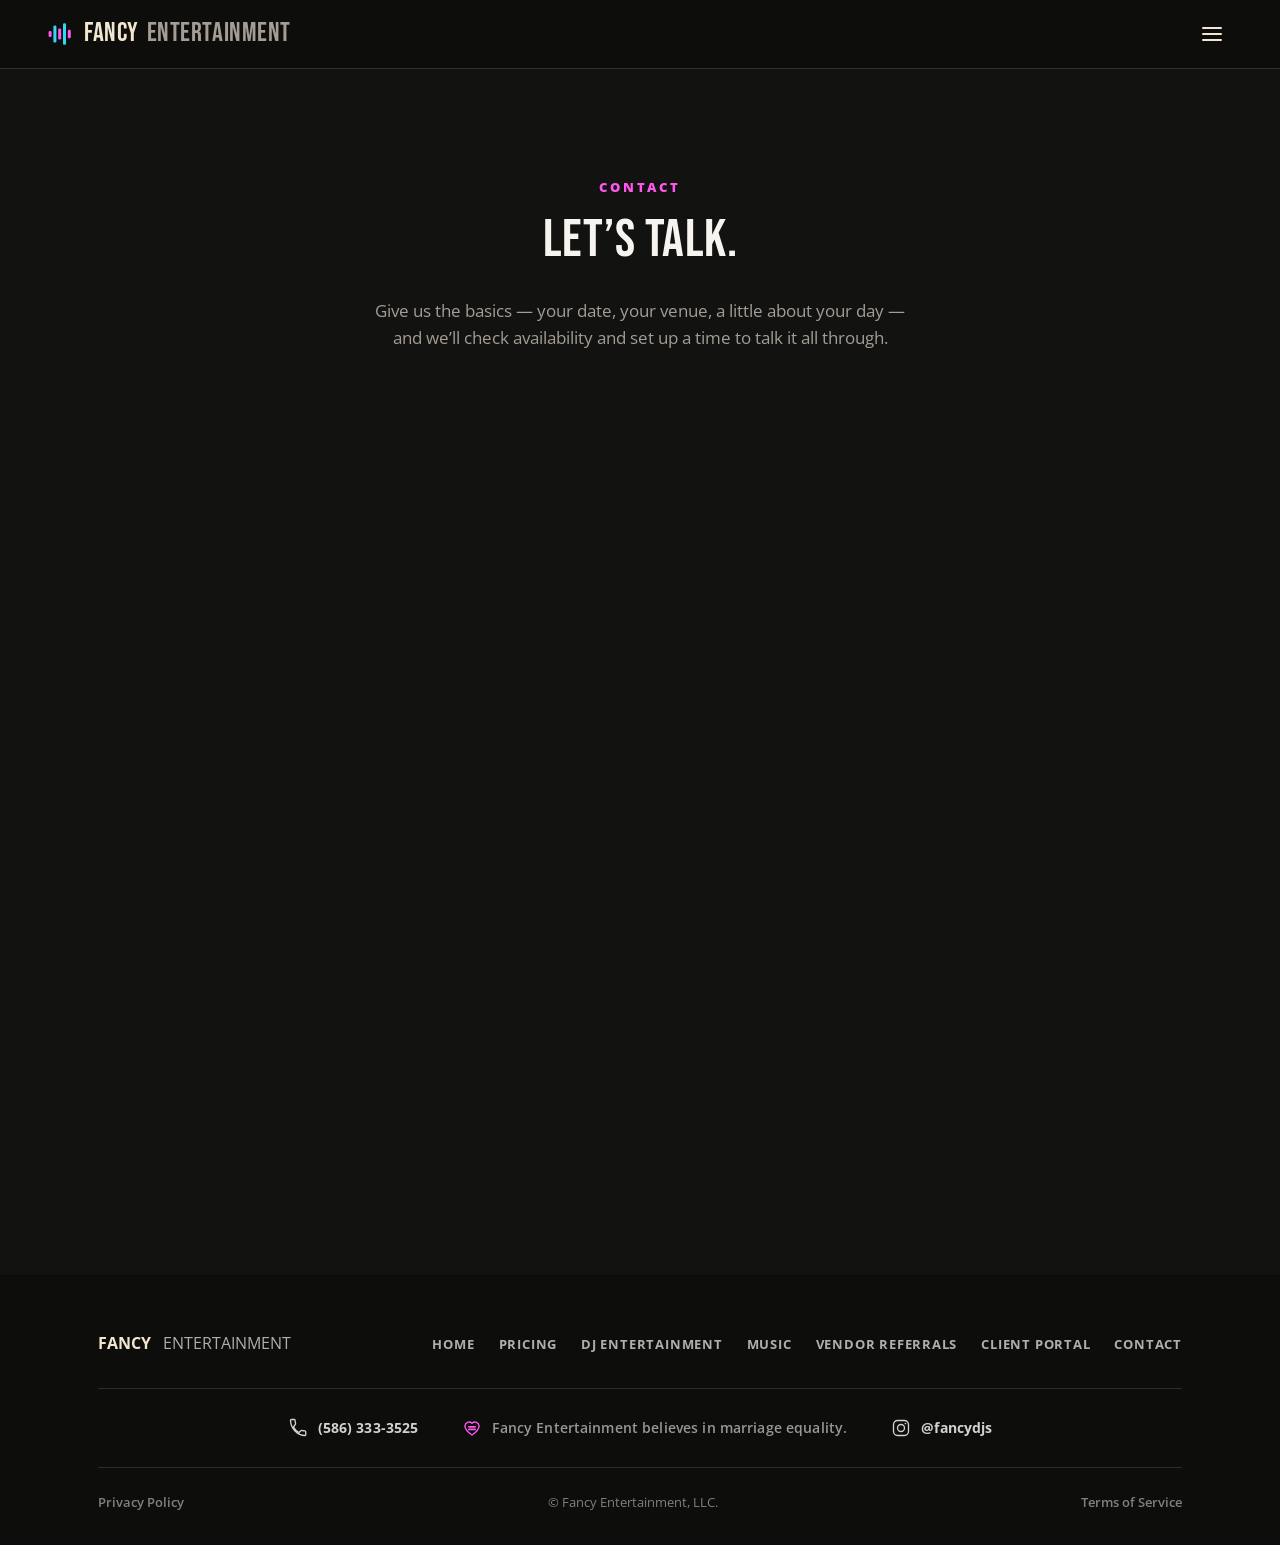
<file: contact/index.html>
<!DOCTYPE html>
<html lang="en">
<head>
<meta charset="UTF-8">
<meta name="viewport" content="width=device-width, initial-scale=1.0">
<title>Contact Fancy Entertainment | Metro Detroit Wedding DJ</title>
<meta name="description" content="Check your wedding date's availability and get in touch with Fancy Entertainment, Metro Detroit's wedding DJ and MC.">
<link rel="canonical" href="https://www.fancydjs.com/contact">
<link rel="icon" href="/favicon.svg" type="image/svg+xml">
<link rel="icon" href="/favicon.ico" sizes="any">
<link rel="apple-touch-icon" href="/apple-touch-icon.png">
<link rel="preload" as="font" type="font/woff2" href="/fonts/bebas-neue-400.woff2" crossorigin>
<link rel="preload" as="font" type="font/woff2" href="/fonts/open-sans-400.woff2" crossorigin>
<link rel="preload" as="font" type="font/woff2" href="/fonts/open-sans-700.woff2" crossorigin>
<link rel="preload" as="font" type="font/woff2" href="/fonts/open-sans-800.woff2" crossorigin>
<style>@font-face {
    font-family: 'Bebas Neue';
    font-style: normal;
    font-weight: 400;
    font-display: swap;
    src: url(/fonts/bebas-neue-400.woff2) format('woff2');
  }
  @font-face {
    font-family: 'Open Sans';
    font-style: normal;
    font-weight: 400;
    font-display: swap;
    src: url(/fonts/open-sans-400.woff2) format('woff2');
  }
  @font-face {
    font-family: 'Open Sans';
    font-style: normal;
    font-weight: 600;
    font-display: swap;
    src: url(/fonts/open-sans-600.woff2) format('woff2');
  }
  @font-face {
    font-family: 'Open Sans';
    font-style: normal;
    font-weight: 700;
    font-display: swap;
    src: url(/fonts/open-sans-700.woff2) format('woff2');
  }
  @font-face {
    font-family: 'Open Sans';
    font-style: normal;
    font-weight: 800;
    font-display: swap;
    src: url(/fonts/open-sans-800.woff2) format('woff2');
  }

  :root {
    --ink: #0d0d0c;
    --paper: #f1e6cf;
    --magenta: #ff57eb;
    --magenta-deep: #c81fb0;
    --magenta-darker: #8f007e;
    --cyan: #2fd8f5;
    --gray: #8f8a82;

    --bg: #121210;
    --bg-raised: #1a1a17;
    --fg: #f7f4ef;
    --fg-muted: #a39d94;
    --line: rgba(247,244,239,0.14);
    --card-bg: #1a1a17;
    --card-line: rgba(247,244,239,0.16);
    --tick-fg: rgba(247,244,239,0.07);

    --nav-bg: var(--ink);
    --nav-fg: var(--paper);
    --hero-bg: var(--ink);
    --hero-fg: var(--paper);

    --font-display: 'Bebas Neue', 'Arial Narrow', sans-serif;
    --font-body: 'Open Sans', system-ui, sans-serif;
  }

  * { box-sizing: border-box; }
  html, body { margin: 0; padding: 0; }
  .skip-link {
    position: absolute;
    left: -9999px;
    top: 0;
    background: var(--magenta);
    color: var(--ink);
    padding: 12px 20px;
    z-index: 999;
    font-weight: 700;
    font-size: 0.9rem;
    text-decoration: none;
  }
  .skip-link:focus {
    left: 16px;
    top: 16px;
  }
  body {
    background: var(--bg);
    color: var(--fg);
    font-family: var(--font-body);
    font-size: 16px;
    line-height: 1.6;
    -webkit-font-smoothing: antialiased;
    overflow-x: hidden;
  }
  img { max-width: 100%; display: block; }
  a { color: inherit; }
  .wrap {
    max-width: 1180px;
    margin: 0 auto;
    padding: 0 clamp(20px, 5vw, 48px);
  }
  h1, h2, h3 {
    font-family: var(--font-display);
    font-weight: 400;
    line-height: 1.02;
    letter-spacing: 0.01em;
    margin: 0;
  }
  h2, h3 {
    text-wrap: balance;
  }
  .accent {
    color: var(--magenta);
  }
  .eyebrow {
    font-family: var(--font-body);
    font-weight: 800;
    font-size: 0.82rem;
    letter-spacing: 0.22em;
    text-transform: uppercase;
    color: var(--magenta);
  }
  .eyebrow.cyan { color: var(--cyan); }
  button, .btn {
    font-family: var(--font-body);
    cursor: pointer;
  }
  .btn {
    display: inline-flex;
    align-items: center;
    justify-content: center;
    text-align: center;
    gap: 10px;
    font-weight: 800;
    font-size: 0.85rem;
    letter-spacing: 0.08em;
    text-transform: uppercase;
    text-decoration: none;
    padding: 16px 28px;
    border: 2px solid transparent;
    transition: transform 0.15s ease, background 0.15s ease, color 0.15s ease, border-color .15s ease;
  }
  .btn:focus-visible { outline: 3px solid var(--cyan); outline-offset: 3px; }
  a:focus-visible, summary:focus-visible, button:focus-visible { outline: 2px solid var(--cyan); outline-offset: 3px; border-radius: 3px; }
  .btn-solid {
    background: var(--magenta-deep);
    color: #ffffff;
  }
  .btn-solid:hover { transform: translateY(-2px); background: var(--magenta-darker); }
  .btn-outline {
    background: transparent;
    color: var(--hero-fg);
    border-color: currentColor;
  }
  .btn-outline:hover { transform: translateY(-2px); background: var(--hero-fg); color: var(--hero-bg); }

  /* ---------- NAV ---------- */
  header.site-nav {
    position: sticky;
    top: 0;
    z-index: 50;
    background: var(--nav-bg);
    color: var(--nav-fg);
    border-bottom: 1px solid rgba(247,244,239,0.14);
  }
  .nav-inner {
    display: flex;
    align-items: center;
    justify-content: space-between;
    padding: 14px clamp(20px, 5vw, 48px);
    gap: 24px;
  }
  .logo {
    display: flex;
    align-items: center;
    gap: 12px;
    text-decoration: none;
  }
  .logo-wave { width: 24px; height: 24px; flex: none; }
  .logo-text {
    display: inline-flex;
    align-items: baseline;
    white-space: nowrap;
    font-family: var(--font-display);
    font-size: 1.7rem;
    letter-spacing: 0.02em;
    color: var(--paper);
    line-height: 1;
  }
  .logo-sub {
    font-family: var(--font-display);
    font-size: 1.7rem;
    letter-spacing: 0.02em;
    color: var(--fg-muted);
    margin-left: 8px;
  }
  .nav-links {
    display: flex;
    gap: 28px;
    list-style: none;
    margin: 0;
    padding: 0;
  }
  .nav-links a {
    display: block;
    text-align: center;
    font-size: 0.78rem;
    font-weight: 700;
    letter-spacing: 0.1em;
    text-transform: uppercase;
    text-decoration: none;
    opacity: 0.82;
    position: relative;
    padding-bottom: 4px;
  }
  .nav-links a:hover { opacity: 1; }
  .nav-links a::after {
    content: "";
    position: absolute;
    left: 0; right: 100%; bottom: -2px;
    height: 2px;
    background: var(--magenta);
    transition: right .2s ease;
  }
  .nav-links a:hover::after { right: 0; }
  .nav-links a.active { color: var(--magenta); opacity: 1; }
  .nav-links a.active::after { right: 0; }
  .nav-cta { display: none; }
  @media (min-width: 1360px) { .nav-cta { display: inline-flex; } }
  .nav-links { display: none; }
  @media (min-width: 1360px) { .nav-links { display: flex; } }

  .mobile-nav { }
  @media (min-width: 1360px) { .mobile-nav { display: none; } }
  .mobile-nav-toggle {
    display: flex;
    align-items: center;
    justify-content: center;
    width: 40px;
    height: 40px;
    cursor: pointer;
    list-style: none;
    color: var(--nav-fg);
  }
  .mobile-nav-toggle::-webkit-details-marker { display: none; }
  .mobile-nav-toggle svg { width: 24px; height: 24px; }
  .mobile-nav-panel {
    position: absolute;
    top: calc(100% + 1px);
    right: 0;
    left: 0;
    background: var(--ink);
    border-bottom: 1px solid rgba(247,244,239,0.14);
    padding: 8px clamp(20px, 5vw, 48px) 24px;
    display: flex;
    flex-direction: column;
    gap: 4px;
  }
  .mobile-nav-panel ul {
    list-style: none;
    margin: 0;
    padding: 0;
    display: flex;
    flex-direction: column;
  }
  .mobile-nav-panel li a {
    display: block;
    padding: 14px 0;
    font-size: 0.9rem;
    font-weight: 700;
    letter-spacing: 0.06em;
    text-transform: uppercase;
    text-decoration: none;
    color: var(--paper);
    border-bottom: 1px solid rgba(247,244,239,0.1);
  }
  .mobile-nav-panel li a.active { color: var(--magenta); }
  .mobile-nav-panel .btn { margin-top: 16px; align-self: flex-start; }


  /* ---------- HERO ---------- */
  .hero {
    position: relative;
    background: var(--hero-bg);
    color: var(--hero-fg);
    overflow: hidden;
    padding: clamp(64px, 12vw, 128px) 0 clamp(56px, 9vw, 96px);
  }
  .hero-media {
    position: absolute;
    inset: 0;
    z-index: 0;
    overflow: hidden;
  }
  .hero-media video {
    width: 100%;
    height: 100%;
    object-fit: cover;
    filter: saturate(0.85) brightness(0.72);
  }
  .hero-scrim {
    position: absolute;
    inset: 0;
    background:
      linear-gradient(100deg, rgba(13,13,12,0.94) 8%, rgba(13,13,12,0.8) 34%, rgba(13,13,12,0.4) 66%, rgba(13,13,12,0.68) 100%),
      linear-gradient(0deg, rgba(13,13,12,0.75), transparent 40%);
  }
  .beam-field {
    position: absolute;
    inset: -20% -10%;
    pointer-events: none;
    z-index: 1;
    opacity: 0.45;
  }
  .beam {
    position: absolute;
    width: 220%;
    height: 120px;
    left: -60%;
    top: 30%;
    filter: blur(6px);
    mix-blend-mode: screen;
    transform-origin: center;
  }
  .beam.b1 {
    background: linear-gradient(90deg, transparent, rgba(255,87,235,0.55), transparent);
    animation: sweep1 14s ease-in-out infinite;
  }
  .beam.b2 {
    top: 55%;
    background: linear-gradient(90deg, transparent, rgba(47,216,245,0.5), transparent);
    animation: sweep2 18s ease-in-out infinite;
  }
  .beam.b3 {
    top: 10%;
    height: 90px;
    background: linear-gradient(90deg, transparent, rgba(255,87,235,0.3), transparent);
    animation: sweep1 22s ease-in-out infinite reverse;
  }
  @keyframes sweep1 {
    0%, 100% { transform: rotate(-8deg) translateY(0); }
    50% { transform: rotate(6deg) translateY(30px); }
  }
  @keyframes sweep2 {
    0%, 100% { transform: rotate(10deg) translateY(0); }
    50% { transform: rotate(-6deg) translateY(-24px); }
  }
  @media (prefers-reduced-motion: reduce) {
    .beam { animation: none !important; }
  }
  .hero-inner { position: relative; z-index: 2; }
  .hero-kicker {
    display: flex;
    align-items: center;
    gap: 12px;
    margin-bottom: 22px;
    font-size: 0.78rem;
    font-weight: 700;
    letter-spacing: 0.14em;
    text-transform: uppercase;
    color: var(--cyan);
  }
  .hero-kicker .dot {
    width: 8px; height: 8px; border-radius: 50%;
    background: var(--magenta);
    box-shadow: 0 0 0 4px rgba(255,87,235,0.2);
  }
  .hero h1 {
    font-size: clamp(2.6rem, 7vw, 5.6rem);
    line-height: 0.94;
    max-width: 19ch;
    letter-spacing: 0.005em;
  }
  .hero p.lede {
    max-width: 52ch;
    margin-top: 26px;
    font-size: clamp(1.05rem, 2vw, 1.25rem);
    color: rgba(247,244,239,0.78);
  }
  .hero-byline {
    margin-top: 18px;
    font-size: 0.95rem;
    color: rgba(247,244,239,0.6);
  }
  .hero-actions {
    display: flex;
    flex-wrap: wrap;
    gap: 16px;
    margin-top: 40px;
  }

  /* ---------- TICKET STAT STRIP ---------- */
  .stat-strip {
    background: var(--card-bg);
    border-bottom: 1px dashed var(--card-line);
  }
  .stat-row {
    display: grid;
    grid-template-columns: repeat(4, 1fr);
    padding: 28px 0;
  }
  @media (max-width: 640px) {
    .stat-row { grid-template-columns: repeat(2, 1fr); row-gap: 24px; }
    .stat:nth-child(odd) { border-left: none; }
    .stat:nth-child(even) { border-left: 1px dashed var(--card-line); }
  }
  .stat {
    padding: 8px 24px;
    border-left: 1px dashed var(--card-line);
    text-align: center;
  }
  .stat:first-child { border-left: none; }
  .stat b {
    display: block;
    font-family: var(--font-display);
    font-size: clamp(2rem, 4vw, 2.8rem);
    color: var(--fg);
  }
  .stat span {
    font-size: 0.76rem;
    letter-spacing: 0.1em;
    text-transform: uppercase;
    color: var(--fg-muted);
    font-weight: 700;
  }

  .as-seen-on { background: var(--bg-raised, var(--bg)); border-bottom: 1px solid var(--card-line); }
  .aso-inner {
    display: flex;
    flex-wrap: wrap;
    align-items: center;
    justify-content: center;
    gap: 24px;
    padding: 26px 0;
  }
  .aso-label {
    font-size: 0.72rem;
    font-weight: 800;
    letter-spacing: 0.18em;
    text-transform: uppercase;
    color: var(--fg-muted);
  }
  .aso-badges { display: flex; align-items: center; gap: 18px; flex-wrap: wrap; }
  .badge-slot {
    width: 96px;
    height: 96px;
    border-radius: 10px;
    display: flex;
    align-items: center;
    justify-content: center;
    text-align: center;
    padding: 10px;
    overflow: hidden;
  }
  .badge-slot span {
    font-size: 0.62rem;
    line-height: 1.35;
    font-weight: 700;
    letter-spacing: 0.02em;
    text-transform: uppercase;
    color: var(--fg-muted);
  }
  .badge-slot img { max-width: 100%; max-height: 100%; object-fit: contain; }
  .badge-slot-round { border-radius: 50%; }

  /* ---------- SECTION GENERIC ---------- */
  section { padding: clamp(64px, 10vw, 108px) 0; }
  .section-head {
    display: flex;
    flex-direction: column;
    gap: 14px;
    max-width: 62ch;
    margin-bottom: 48px;
  }
  .section-head h2 {
    font-size: clamp(2.2rem, 5vw, 3.4rem);
  }
  .section-head p { color: var(--fg-muted); font-size: 1.05rem; max-width: 55ch; }

  /* ---------- RIDER / INCLUDED ---------- */
  .rider {
    background: var(--bg-raised, var(--bg));
  }
  .theme-cards {
    display: grid;
    grid-template-columns: 1fr 1fr;
    gap: 20px;
  }
  @media (max-width: 640px) {
    .theme-cards { grid-template-columns: 1fr; }
  }
  .theme-card {
    background: var(--card-bg);
    border: 1px solid var(--card-line);
    padding: 28px;
  }
  .theme-card .tc-label {
    display: block;
    font-size: 0.75rem;
    letter-spacing: 0.12em;
    text-transform: uppercase;
    color: var(--fg-muted);
    font-weight: 700;
    margin-bottom: 18px;
  }
  .theme-card ul { list-style: none; margin: 0; padding: 0; display: flex; flex-direction: column; gap: 20px; }
  .theme-card li { display: flex; gap: 14px; }
  .theme-card li svg { flex: none; width: 22px; height: 22px; color: var(--magenta); margin-top: 2px; }
  .theme-card li h4 { font-size: 0.95rem; font-weight: 700; margin: 0 0 4px; color: var(--fg); font-family: var(--font-body); }
  .theme-card li p { font-size: 0.85rem; color: var(--fg-muted); margin: 0; line-height: 1.5; }

  /* ---------- VENDOR DIRECTORY ---------- */
  .vendor-directory {
    border-top: 1px solid var(--card-line);
  }
  .vd-row {
    display: grid;
    grid-template-columns: 1fr;
    gap: 10px;
    padding: 22px 0;
    border-bottom: 1px solid var(--card-line);
  }
  @media (min-width: 640px) {
    .vd-row { grid-template-columns: 200px 1fr; gap: 24px; align-items: start; }
  }
  .vd-category {
    display: flex;
    align-items: center;
    gap: 10px;
    font-size: 0.76rem;
    font-weight: 800;
    letter-spacing: 0.1em;
    text-transform: uppercase;
    color: var(--fg-muted);
  }
  .vd-category svg { flex: none; width: 20px; height: 20px; }
  .vd-names { display: grid; grid-template-columns: 1fr; gap: 10px; }
  @media (min-width: 900px) { .vd-names { grid-template-columns: repeat(2, 1fr); } }
  .vd-card {
    display: flex;
    flex-direction: column;
    gap: 4px;
    border: 1px solid var(--card-line);
    background: var(--card-bg);
    padding: 14px 16px;
    text-decoration: none;
    color: inherit;
    transition: border-color 0.15s ease, transform 0.15s ease;
  }
  .vd-card:hover { border-color: var(--magenta); transform: translateY(-2px); }
  .vd-name { font-weight: 700; font-size: 0.92rem; color: var(--fg); }
  .vd-card:hover .vd-name { color: var(--magenta); }
  .vd-desc { font-size: 0.82rem; color: var(--fg-muted); line-height: 1.5; }
  .vd-chip-muted { color: var(--fg-muted); font-weight: 400; border-style: dashed; }
  aa.vd-row-open .vd-category { color: var(--magenta); }
  .vd-chip-open {
    border-style: dashed;
    border-color: var(--magenta);
    color: var(--magenta);
    background: transparent;
    font-weight: 700;
  }

  /* ---------- TESTIMONIAL ---------- */
  .testimonial {
    background: var(--ink);
    color: var(--paper);
    position: relative;
    padding: clamp(48px, 7vw, 80px) 0;
  }
  .testimonial::after {
    content: '';
    position: absolute;
    bottom: 0;
    left: 0;
    right: 0;
    height: 1px;
    background: linear-gradient(90deg, transparent, rgba(255,87,235,0.5), transparent);
  }
  .testimonial-wrap {
    overflow: hidden;
    margin-top: 28px;
    padding-top: 4px;
    padding-bottom: 4px;
  }
  .testimonial-track {
    display: flex;
    align-items: stretch;
    gap: 0;
    width: max-content;
    animation: testimonialScroll 120s linear infinite;
  }
  .testimonial-wrap.paused .testimonial-track { animation-play-state: paused; }
  @keyframes testimonialScroll {
    from { transform: translateX(0); }
    to { transform: translateX(-50%); }
  }
  .testimonial-card {
    flex: none;
    box-sizing: border-box;
    width: 440px;
    padding-right: 40px;
    margin-right: 40px;
    border-right: 1px dashed rgba(247,244,239,0.16);
  }
  .testimonial-card blockquote {
    margin: 0;
    font-family: var(--font-display);
    font-size: clamp(1.05rem, 1.8vw, 1.35rem);
    line-height: 1.2;
    letter-spacing: 0.01em;
    color: var(--paper);
    display: -webkit-box;
    -webkit-box-orient: vertical;
    -webkit-line-clamp: 10;
    overflow: hidden;
  }
  .testimonial-card cite {
    display: block;
    margin-top: 16px;
    font-style: normal;
    font-weight: 700;
    letter-spacing: 0.08em;
    text-transform: uppercase;
    font-size: 0.85rem;
    color: var(--cyan);
  }

  /* ---------- PRICING PANEL ---------- */
  .year-cards {
    display: grid;
    grid-template-columns: 1fr 1fr;
    gap: 20px;
    margin-bottom: 24px;
  }
  @media (max-width: 640px) {
    .year-cards { grid-template-columns: 1fr; }
  }
  .year-card {
    background: var(--card-bg);
    border: 1px solid var(--card-line);
    padding: 28px;
  }
  .year-card-featured { border-color: var(--magenta); }
  .yc-year {
    display: block;
    font-size: 0.78rem;
    letter-spacing: 0.1em;
    text-transform: uppercase;
    color: var(--fg-muted);
    font-weight: 700;
  }
  .yc-price {
    display: block;
    font-family: var(--font-display);
    font-size: 2.6rem;
    color: var(--fg);
    margin: 8px 0 18px;
  }
  .year-card ul { list-style: none; margin: 0; padding: 0; display: flex; flex-direction: column; gap: 10px; }
  .year-card li { font-size: 0.92rem; padding-left: 20px; position: relative; }
  .year-card li::before {
    content: "";
    position: absolute; left: 0; top: 8px;
    width: 7px; height: 7px;
    background: var(--magenta);
  }
  .rate-note { text-align: center; margin: 0 0 24px; font-size: 0.82rem; color: var(--fg-muted); }
  .lock-callout {
    background: var(--ink);
    color: rgba(247,244,239,0.85);
    padding: 18px 24px;
    text-align: center;
    font-size: 0.95rem;
    margin-bottom: 24px;
  }
  .lock-callout strong {
    color: var(--magenta);
    font-family: var(--font-display);
    font-size: 1.15rem;
    font-weight: 400;
    letter-spacing: 0.02em;
  }
  .addons-chips {
    display: flex;
    gap: 16px;
    flex-wrap: wrap;
    justify-content: center;
  }
  .addon-chip {
    display: flex;
    flex-direction: column;
    gap: 4px;
    background: var(--card-bg);
    border: 1px solid var(--card-line);
    padding: 14px 20px;
    max-width: 340px;
  }
  .addon-chip-title { font-size: 0.9rem; font-weight: 700; }
  .addon-chip-title b { color: var(--magenta); font-family: var(--font-display); font-weight: 400; font-size: 1.05rem; }
  .addon-chip-desc { font-size: 0.8rem; color: var(--fg-muted); line-height: 1.4; }

  /* ---------- HOW IT WORKS ---------- */
  .timeline { display: flex; flex-direction: column; }
  .tl-item {
    display: grid;
    grid-template-columns: 80px 1fr;
    gap: 20px;
    padding: 26px 0;
    border-top: 1px solid var(--card-line);
  }
  .tl-item:last-child { border-bottom: 1px solid var(--card-line); }
  .tl-num {
    font-family: var(--font-display);
    font-size: 2.4rem;
    color: var(--magenta);
    line-height: 1;
  }
  .tl-body h3 { font-family: var(--font-body); font-weight: 800; font-size: 1.08rem; margin-bottom: 6px; text-transform: uppercase; letter-spacing: 0.02em; }
  .tl-body p { margin: 0; color: var(--fg-muted); max-width: 62ch; }

  /* ---------- VENUE TICKER ---------- */
  .ticker-section { background: var(--ink); color: var(--paper); overflow: hidden; padding: 56px 0; }
  .ticker-section .section-head { color: var(--paper); }
  .ticker-section .section-head p { color: rgba(247,244,239,0.6); }
  .ticker-row { display: flex; white-space: nowrap; }
  .ticker-track {
    display: flex;
    gap: 0;
    animation: scrollLeft 60s linear infinite;
  }
  .ticker-row.reverse .ticker-track { animation: scrollRight 70s linear infinite; }
  .ticker-track span {
    font-family: var(--font-display);
    font-size: clamp(1.3rem, 3vw, 2rem);
    padding: 0 28px;
    display: inline-flex;
    align-items: center;
    gap: 28px;
    color: rgba(247,244,239,0.85);
  }
  .ticker-track span::after {
    content: "\2726";
    color: var(--magenta);
    font-size: 0.9rem;
  }
  @keyframes scrollLeft {
    from { transform: translateX(0); }
    to { transform: translateX(-20%); }
  }
  @keyframes scrollRight {
    from { transform: translateX(-20%); }
    to { transform: translateX(0); }
  }
  @media (prefers-reduced-motion: reduce) {
    .ticker-track { animation: none; }
  }
  .ticker-row { margin-bottom: 8px; }

  /* ---------- MUSIC CRATE ---------- */
  .crate-wrap {
    overflow: hidden;
    margin-top: 24px;
    padding-top: 8px;
  }
  .crate-track {
    display: flex;
    gap: 20px;
    width: max-content;
    animation: crateScroll 90s linear infinite;
  }
  .crate-wrap.paused .crate-track { animation-play-state: paused; }
  @keyframes crateScroll {
    from { transform: translateX(0); }
    to { transform: translateX(-50%); }
  }
  .sleeve {
    flex: none;
    width: 200px;
    background: var(--card-bg);
    border: 1px solid var(--card-line);
    padding: 20px;
    text-decoration: none;
    color: inherit;
    display: block;
    text-align: center;
    transition: border-color 0.15s ease, transform 0.15s ease;
  }
  .sleeve:hover { border-color: var(--magenta); transform: translateY(-4px); }
  .sleeve-art {
    width: 100%;
    aspect-ratio: 1;
    background: linear-gradient(135deg, var(--magenta), var(--cyan));
    margin-bottom: 14px;
    display: flex;
    align-items: center;
    justify-content: center;
    overflow: hidden;
  }
  .sleeve-art svg { width: 34px; height: 34px; color: rgba(13,13,12,0.55); }
  .sleeve-art img { width: 100%; height: 100%; object-fit: cover; display: block; }
  .crate-more {
    display: block;
    text-align: center;
    margin-top: 20px;
    font-size: 0.78rem;
    font-weight: 800;
    letter-spacing: 0.08em;
    text-transform: uppercase;
    text-decoration: none;
    color: var(--fg-muted);
  }
  .crate-more:hover { color: var(--magenta); }
  .sleeve-listen {
    display: block;
    text-align: center;
    font-size: 0.72rem;
    font-weight: 800;
    letter-spacing: 0.08em;
    text-transform: uppercase;
    color: var(--magenta);
  }

  .vendor-chips {
    display: flex;
    flex-wrap: wrap;
    gap: 12px;
    margin-top: 8px;
  }
  .vendor-chips span {
    border: 1px solid var(--card-line);
    padding: 8px 16px;
    font-size: 0.82rem;
    font-weight: 700;
    letter-spacing: 0.03em;
    text-transform: uppercase;
    color: var(--fg-muted);
  }

  /* ---------- FAQ ---------- */
  .faq-list { border-top: 1px solid var(--card-line); }
  .faq-item { border-bottom: 1px solid var(--card-line); }
  .faq-item summary {
    display: flex;
    align-items: center;
    gap: 16px;
    padding: 20px 4px;
    cursor: pointer;
    list-style: none;
    font-family: var(--font-body);
    font-weight: 700;
    font-size: 1rem;
  }
  .faq-item summary::-webkit-details-marker { display: none; }
  .faq-chevron {
    flex: none;
    width: 16px;
    height: 16px;
    margin-left: auto;
    color: var(--fg-muted);
    transition: transform 0.2s ease;
  }
  .faq-item[open] .faq-chevron { transform: rotate(180deg); color: var(--magenta); }
  .faq-body {
    padding: 0 4px 22px;
    color: var(--fg-muted);
    font-size: 0.94rem;
    max-width: 68ch;
  }

  /* ---------- CONTACT FORM (Dubsado embed) ---------- */
  .dubsado-embed {
    max-width: 640px;
  }
  .dubsado-embed iframe {
    display: block;
    border: none;
  }

  /* ---------- FOOTER ---------- */
  footer {
    background: var(--ink);
    color: rgba(247,244,239,0.7);
    padding: 56px 0 32px;
  }
  .footer-top {
    display: flex;
    flex-wrap: wrap;
    justify-content: space-between;
    gap: 32px;
    padding-bottom: 32px;
    border-bottom: 1px solid rgba(247,244,239,0.14);
  }
  .footer-top .logo b { color: var(--paper); }
  .footer-links { display: flex; gap: 24px; flex-wrap: wrap; list-style: none; margin: 0; padding: 0; }
  .footer-links a { font-size: 0.82rem; font-weight: 700; letter-spacing: 0.06em; text-transform: uppercase; text-decoration: none; color: rgba(247,244,239,0.7); }
  .footer-links a:hover { color: var(--magenta); }
  .footer-info-bar {
    display: flex;
    flex-direction: row;
    justify-content: center;
    align-items: center;
    gap: 20px 44px;
    padding: 28px 0;
    border-bottom: 1px solid rgba(247,244,239,0.14);
  }
  @media (max-width: 700px) {
    .footer-info-bar { flex-direction: column; }
  }
  .fi-item {
    display: flex;
    align-items: center;
    gap: 10px;
    font-size: 0.85rem;
    font-weight: 700;
    letter-spacing: 0.01em;
    text-decoration: none;
    color: rgba(247,244,239,0.85);
    white-space: nowrap;
  }
  .fi-item svg { flex: none; width: 20px; height: 20px; }
  a.fi-item:hover { color: var(--magenta); }
  .fi-pride {
    color: rgba(247,244,239,0.6);
    font-weight: 600;
    white-space: nowrap;
  }
  @media (max-width: 700px) {
    .fi-pride { white-space: normal; }
  }
  .fi-pride svg { color: var(--magenta); }
  .footer-bottom {
    display: flex;
    flex-direction: row;
    align-items: center;
    justify-content: space-between;
    gap: 12px 24px;
    padding-top: 24px;
    font-size: 0.8rem;
    color: rgba(247,244,239,0.5);
    text-align: center;
  }
  @media (max-width: 500px) {
    .footer-bottom { flex-direction: column; }
  }
  .footer-bottom p { margin: 0 auto; }
  .footer-bottom a {
    text-decoration: none;
    color: rgba(247,244,239,0.5);
    font-weight: 600;
  }
  .footer-bottom a:hover { color: var(--magenta); }

  ::selection { background: var(--magenta-deep); color: #fff; }

  /* ---------- EXPLORE GRID (home) ---------- */
  .explore-grid {
    display: grid;
    grid-template-columns: 1fr;
    gap: 20px;
  }
  @media (min-width: 720px) { .explore-grid { grid-template-columns: repeat(3, 1fr); } }
  @media (min-width: 1000px) { .explore-grid { grid-template-columns: repeat(5, 1fr); } }
  .explore-card {
    display: flex;
    flex-direction: column;
    gap: 10px;
    background: var(--card-bg);
    border: 1px solid var(--card-line);
    padding: 24px;
    text-decoration: none;
    color: inherit;
    transition: border-color 0.15s ease, transform 0.15s ease;
  }
  .explore-card:hover { border-color: var(--magenta); transform: translateY(-4px); }
  .explore-card svg { width: 28px; height: 28px; color: var(--magenta); }
  .explore-card h3 { font-family: var(--font-body); font-weight: 700; font-size: 1.05rem; }
  .explore-card p { color: var(--fg-muted); font-size: 0.88rem; margin: 0; flex: 1; }
  .explore-arrow { font-size: 0.74rem; font-weight: 800; letter-spacing: 0.06em; text-transform: uppercase; color: var(--magenta); white-space: nowrap; }

  /* ---------- LEGAL PAGES ---------- */
  .legal-content { max-width: 68ch; }
  .legal-content h3 { font-size: 1.4rem; margin: 40px 0 12px; }
  .legal-content h3:first-child { margin-top: 0; }
  .legal-content p { color: var(--fg-muted); font-size: 1rem; line-height: 1.7; margin: 0 0 16px; }
  .legal-content ul { color: var(--fg-muted); font-size: 1rem; line-height: 1.7; padding-left: 20px; margin: 0 0 16px; }
  .legal-content li { margin-bottom: 6px; }

  /* ---------- CONTACT (centered) ---------- */
  #contact .section-head { align-items: center; text-align: center; margin-left: auto; margin-right: auto; }
  #contact .dubsado-embed { margin-left: auto; margin-right: auto; }

  /* ---------- 404 (centered) ---------- */
  #not-found { padding: clamp(100px, 16vw, 180px) 0; }
  #not-found .section-head { align-items: center; text-align: center; margin-left: auto; margin-right: auto; max-width: 56ch; }
  #not-found .hero-actions { justify-content: center; }

  /* ---------- STICKY MOBILE CTA ---------- */
  .sticky-mobile-cta { display: none; }
  @media (max-width: 640px) {
    .sticky-mobile-cta {
      display: flex;
      align-items: center;
      justify-content: center;
      position: fixed;
      left: 0;
      right: 0;
      bottom: 0;
      z-index: 60;
      background: var(--magenta-deep);
      color: #ffffff;
      text-decoration: none;
      font-weight: 800;
      font-size: 0.85rem;
      letter-spacing: 0.08em;
      text-transform: uppercase;
      padding: 16px 20px calc(16px + env(safe-area-inset-bottom));
      box-shadow: 0 -4px 16px rgba(13,13,12,0.18);
    }
    .sticky-mobile-cta + footer { padding-bottom: calc(72px + env(safe-area-inset-bottom)); }
  }</style>
<meta property="og:type" content="website">
<meta property="og:site_name" content="Fancy Entertainment">
<meta property="og:title" content="Contact Fancy Entertainment | Metro Detroit Wedding DJ">
<meta property="og:description" content="Check your wedding date's availability and get in touch with Fancy Entertainment, Metro Detroit's wedding DJ and MC.">
<meta property="og:url" content="https://www.fancydjs.com/contact">
<meta property="og:image" content="https://www.fancydjs.com/images/og-image.jpg">
<meta name="twitter:card" content="summary_large_image">
<meta name="twitter:title" content="Contact Fancy Entertainment | Metro Detroit Wedding DJ">
<meta name="twitter:description" content="Check your wedding date's availability and get in touch with Fancy Entertainment, Metro Detroit's wedding DJ and MC.">
<meta name="twitter:image" content="https://www.fancydjs.com/images/og-image.jpg">
<script>
  window.dataLayer = window.dataLayer || [];
  function gtag(){dataLayer.push(arguments);}
  gtag('js', new Date());
  gtag('config', 'G-C7B83X2B8D');
  window.addEventListener('load', function() {
    var s = document.createElement('script');
    s.async = true;
    s.src = 'https://www.googletagmanager.com/gtag/js?id=G-C7B83X2B8D';
    document.head.appendChild(s);
  });
</script>
<link rel="preconnect" href="https://portal.fancydjs.com">
<link rel="dns-prefetch" href="https://portal.fancydjs.com">
<script type="application/ld+json">
{
  "@context": "https://schema.org",
  "@type": "BreadcrumbList",
  "itemListElement": [
    { "@type": "ListItem", "position": 1, "name": "Home", "item": "https://www.fancydjs.com/" },
    { "@type": "ListItem", "position": 2, "name": "Contact", "item": "https://www.fancydjs.com/contact" }
  ]
}
</script>
</head>
<body>
<a class="skip-link" href="#top">Skip to content</a>
<header class="site-nav">
  <div class="nav-inner">
    <a class="logo" href="/">
      <svg class="logo-wave" viewBox="0 0 40 40" aria-hidden="true">
        <rect x="1" y="15" width="5" height="10" rx="2" fill="var(--magenta)"/>
        <rect x="9" y="6" width="5" height="28" rx="2" fill="var(--cyan)"/>
        <rect x="17" y="11" width="5" height="18" rx="2" fill="var(--magenta)"/>
        <rect x="25" y="2" width="5" height="36" rx="2" fill="var(--cyan)"/>
        <rect x="33" y="13" width="5" height="14" rx="2" fill="var(--magenta)"/>
      </svg>
      <span class="logo-text">FANCY <span class="logo-sub">ENTERTAINMENT</span></span>
    </a>
    <nav>
      <ul class="nav-links">
        <li><a href="/pricing">Pricing</a></li>
        <li><a href="/dj-entertainment">DJ Entertainment</a></li>
        <li><a href="/music">Music</a></li>
        <li><a href="/vendor-referrals">Vendors</a></li>
        <li><a href="/faq">FAQ</a></li>
        <li><a href="/client-portal">Client Portal</a></li>
        <li><a href="/contact" class="active">Contact</a></li>
      </ul>
    </nav>
    <a class="btn btn-solid nav-cta" href="/contact" data-ga-cta="check_your_date" data-ga-location="nav">Check Your Date</a>
    <details class="mobile-nav">
      <summary class="mobile-nav-toggle" aria-label="Menu">
        <svg viewBox="0 0 24 24" fill="none" stroke="currentColor" stroke-width="2" stroke-linecap="round"><line x1="3" y1="6" x2="21" y2="6"/><line x1="3" y1="12" x2="21" y2="12"/><line x1="3" y1="18" x2="21" y2="18"/></svg>
      </summary>
      <div class="mobile-nav-panel">
        <ul>
          <li><a href="/pricing">Pricing</a></li>
          <li><a href="/dj-entertainment">DJ Entertainment</a></li>
          <li><a href="/music">Music</a></li>
          <li><a href="/vendor-referrals">Vendors</a></li>
          <li><a href="/faq">FAQ</a></li>
          <li><a href="/client-portal">Client Portal</a></li>
          <li><a href="/contact" class="active">Contact</a></li>
        </ul>
        <a class="btn btn-solid" href="/contact" data-ga-cta="check_your_date" data-ga-location="mobile_nav">Check Your Date</a>
      </div>
    </details>
  </div>
</header>

<main id="top">
<section id="contact">
    <div class="wrap">
      <div class="section-head">
        <span class="eyebrow">Contact</span>
        <h2>Let&rsquo;s talk.</h2>
        <p>Give us the basics &mdash; your date, your venue, a little about your day &mdash; and we&rsquo;ll check availability and set up a time to talk it all through.</p>
      </div>
      <div class="dubsado-embed">
        <script type="text/javascript" src="/js/iframeResizer.min.js"></script>
        <iframe src="https://portal.fancydjs.com/public/form/view/6a3eb7b6f2a90b7e76613106?iframe=true" frameBorder="0" width="100%" height="750"></iframe>
        <script type="text/javascript">setTimeout(function(){iFrameResize({checkOrigin: false});},30);</script>
      </div>
    </div>
  </section>


</main>

<footer>
  <div class="wrap">
    <div class="footer-top">
      <a class="logo" href="/">
        <b>FANCY</b>
        <span>ENTERTAINMENT</span>
      </a>
      <ul class="footer-links">
        <li><a href="/">Home</a></li>
        <li><a href="/pricing">Pricing</a></li>
        <li><a href="/dj-entertainment">DJ Entertainment</a></li>
        <li><a href="/music">Music</a></li>
        <li><a href="/vendor-referrals">Vendor Referrals</a></li>
        <li><a href="/client-portal">Client Portal</a></li>
        <li><a href="/contact">Contact</a></li>
      </ul>
    </div>

    <div class="footer-info-bar">
      <a class="fi-item" href="tel:5863333525">
        <svg viewBox="0 0 24 24" fill="none" stroke="currentColor" stroke-width="1.6" stroke-linecap="round" stroke-linejoin="round" aria-hidden="true"><path d="M6.6 10.8c1.4 2.8 3.8 5.2 6.6 6.6l2.2-2.2c.3-.3.7-.4 1.1-.3 1.2.4 2.5.6 3.8.6.6 0 1 .4 1 1V20c0 .6-.4 1-1 1C11.6 21 3 12.4 3 2.8c0-.6.4-1 1-1h3.5c.6 0 1 .4 1 1 0 1.3.2 2.6.6 3.8.1.4 0 .8-.3 1.1L6.6 10.8z"/></svg>
        (586) 333-3525
      </a>

      <div class="fi-item fi-pride">
        <svg viewBox="0 0 24 24" fill="none" stroke="currentColor" stroke-width="1.6" stroke-linecap="round" stroke-linejoin="round" aria-hidden="true"><path d="M12 20.5c-3.6-2.6-8.5-6.3-8.5-11A5 5 0 0 1 12 6.3 5 5 0 0 1 20.5 9.5c0 4.7-4.9 8.4-8.5 11z"/><line x1="8.3" y1="10.7" x2="15.7" y2="10.7" stroke-width="2"/><line x1="8.3" y1="13.7" x2="15.7" y2="13.7" stroke-width="2"/></svg>
        Fancy Entertainment believes in marriage equality.
      </div>

      <a class="fi-item" href="https://instagram.com/fancydjs">
        <svg viewBox="0 0 24 24" fill="none" stroke="currentColor" stroke-width="1.6" stroke-linecap="round" stroke-linejoin="round" aria-hidden="true"><rect x="3" y="3" width="18" height="18" rx="5"/><circle cx="12" cy="12" r="4.2"/><circle cx="17.3" cy="6.7" r="1" fill="currentColor" stroke="none"/></svg>
        @fancydjs
      </a>
    </div>

    <div class="footer-bottom">
      <a href="/privacy-policy">Privacy Policy</a>
      <p>&copy; Fancy Entertainment, LLC.</p>
      <a href="/terms-of-service">Terms of Service</a>
    </div>
  </div>
</footer>
<script src="/js/analytics.js"></script>
</body>
</html>
</file>
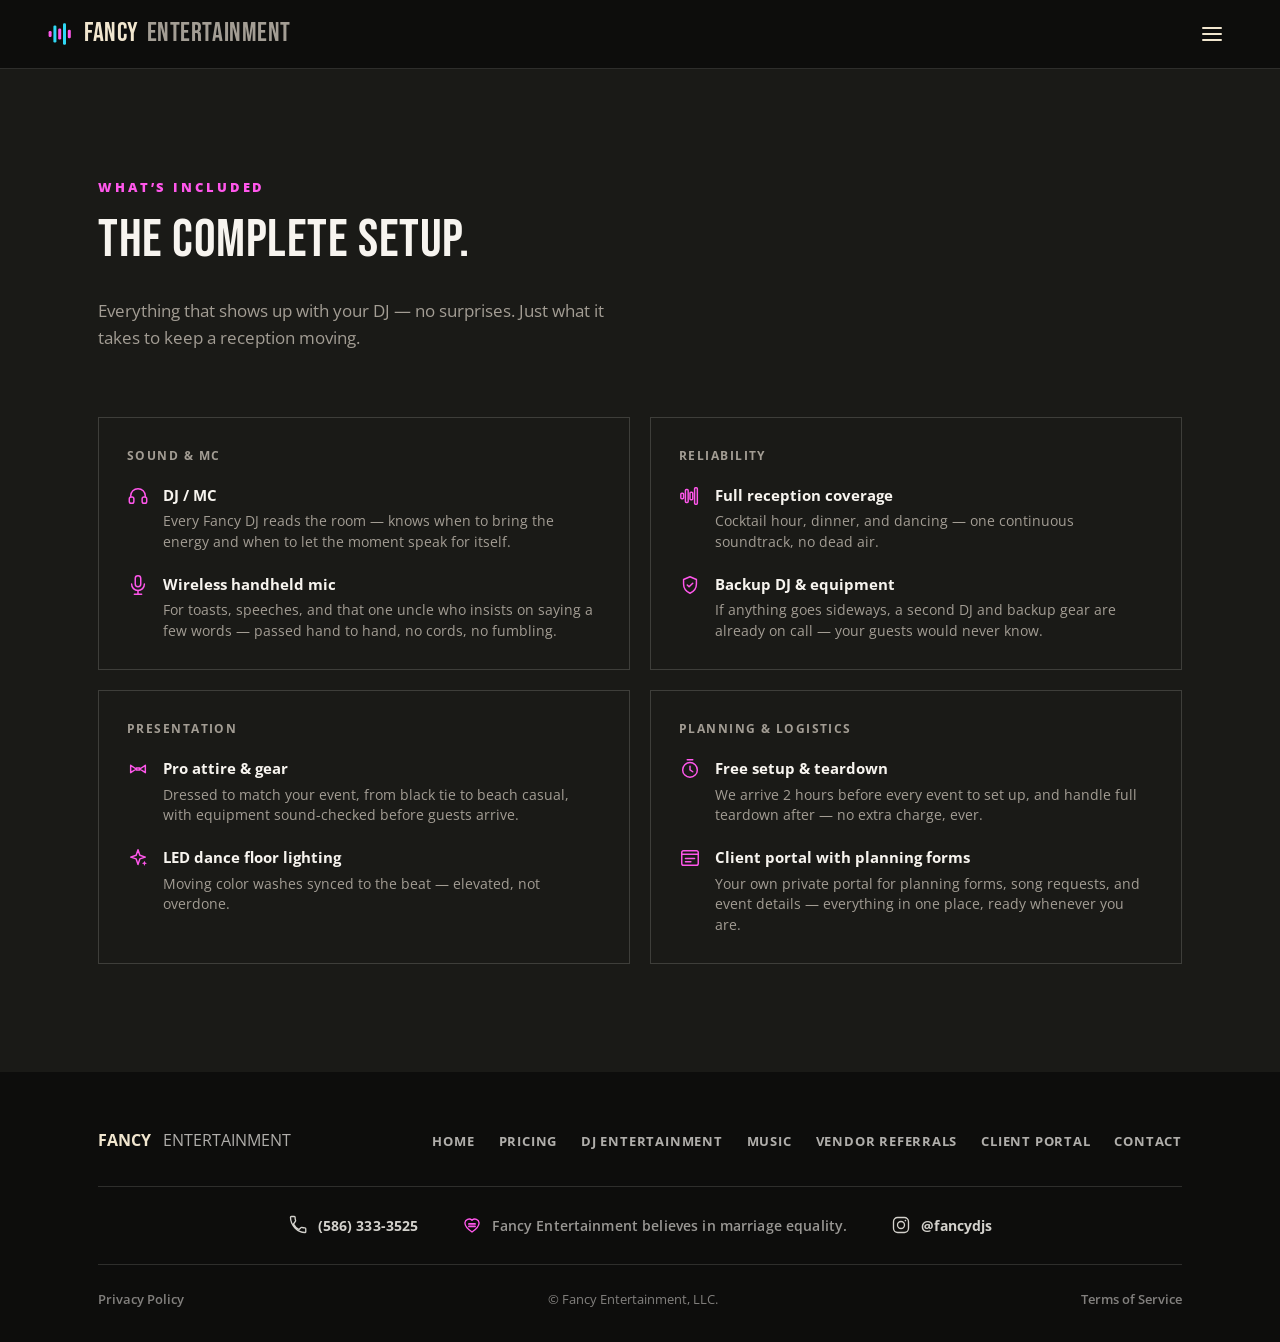
<file: dj-entertainment/index.html>
<!DOCTYPE html>
<html lang="en">
<head>
<meta charset="UTF-8">
<meta name="viewport" content="width=device-width, initial-scale=1.0">
<title>Wedding DJ Entertainment — What&rsquo;s Included | Fancy Entertainment</title>
<meta name="description" content="Everything included with your Metro Detroit wedding DJ: DJ/MC, sound system, dance floor lighting, backup equipment, free setup and teardown, and a client planning portal.">
<link rel="canonical" href="https://www.fancydjs.com/dj-entertainment">
<link rel="icon" href="/favicon.svg" type="image/svg+xml">
<link rel="icon" href="/favicon.ico" sizes="any">
<link rel="apple-touch-icon" href="/apple-touch-icon.png">
<link rel="preload" as="font" type="font/woff2" href="/fonts/bebas-neue-400.woff2" crossorigin>
<link rel="preload" as="font" type="font/woff2" href="/fonts/open-sans-400.woff2" crossorigin>
<link rel="preload" as="font" type="font/woff2" href="/fonts/open-sans-700.woff2" crossorigin>
<link rel="preload" as="font" type="font/woff2" href="/fonts/open-sans-800.woff2" crossorigin>
<style>@font-face {
    font-family: 'Bebas Neue';
    font-style: normal;
    font-weight: 400;
    font-display: swap;
    src: url(/fonts/bebas-neue-400.woff2) format('woff2');
  }
  @font-face {
    font-family: 'Open Sans';
    font-style: normal;
    font-weight: 400;
    font-display: swap;
    src: url(/fonts/open-sans-400.woff2) format('woff2');
  }
  @font-face {
    font-family: 'Open Sans';
    font-style: normal;
    font-weight: 600;
    font-display: swap;
    src: url(/fonts/open-sans-600.woff2) format('woff2');
  }
  @font-face {
    font-family: 'Open Sans';
    font-style: normal;
    font-weight: 700;
    font-display: swap;
    src: url(/fonts/open-sans-700.woff2) format('woff2');
  }
  @font-face {
    font-family: 'Open Sans';
    font-style: normal;
    font-weight: 800;
    font-display: swap;
    src: url(/fonts/open-sans-800.woff2) format('woff2');
  }

  :root {
    --ink: #0d0d0c;
    --paper: #f1e6cf;
    --magenta: #ff57eb;
    --magenta-deep: #c81fb0;
    --magenta-darker: #8f007e;
    --cyan: #2fd8f5;
    --gray: #8f8a82;

    --bg: #121210;
    --bg-raised: #1a1a17;
    --fg: #f7f4ef;
    --fg-muted: #a39d94;
    --line: rgba(247,244,239,0.14);
    --card-bg: #1a1a17;
    --card-line: rgba(247,244,239,0.16);
    --tick-fg: rgba(247,244,239,0.07);

    --nav-bg: var(--ink);
    --nav-fg: var(--paper);
    --hero-bg: var(--ink);
    --hero-fg: var(--paper);

    --font-display: 'Bebas Neue', 'Arial Narrow', sans-serif;
    --font-body: 'Open Sans', system-ui, sans-serif;
  }

  * { box-sizing: border-box; }
  html, body { margin: 0; padding: 0; }
  .skip-link {
    position: absolute;
    left: -9999px;
    top: 0;
    background: var(--magenta);
    color: var(--ink);
    padding: 12px 20px;
    z-index: 999;
    font-weight: 700;
    font-size: 0.9rem;
    text-decoration: none;
  }
  .skip-link:focus {
    left: 16px;
    top: 16px;
  }
  body {
    background: var(--bg);
    color: var(--fg);
    font-family: var(--font-body);
    font-size: 16px;
    line-height: 1.6;
    -webkit-font-smoothing: antialiased;
    overflow-x: hidden;
  }
  img { max-width: 100%; display: block; }
  a { color: inherit; }
  .wrap {
    max-width: 1180px;
    margin: 0 auto;
    padding: 0 clamp(20px, 5vw, 48px);
  }
  h1, h2, h3 {
    font-family: var(--font-display);
    font-weight: 400;
    line-height: 1.02;
    letter-spacing: 0.01em;
    margin: 0;
  }
  h2, h3 {
    text-wrap: balance;
  }
  .accent {
    color: var(--magenta);
  }
  .eyebrow {
    font-family: var(--font-body);
    font-weight: 800;
    font-size: 0.82rem;
    letter-spacing: 0.22em;
    text-transform: uppercase;
    color: var(--magenta);
  }
  .eyebrow.cyan { color: var(--cyan); }
  button, .btn {
    font-family: var(--font-body);
    cursor: pointer;
  }
  .btn {
    display: inline-flex;
    align-items: center;
    justify-content: center;
    text-align: center;
    gap: 10px;
    font-weight: 800;
    font-size: 0.85rem;
    letter-spacing: 0.08em;
    text-transform: uppercase;
    text-decoration: none;
    padding: 16px 28px;
    border: 2px solid transparent;
    transition: transform 0.15s ease, background 0.15s ease, color 0.15s ease, border-color .15s ease;
  }
  .btn:focus-visible { outline: 3px solid var(--cyan); outline-offset: 3px; }
  a:focus-visible, summary:focus-visible, button:focus-visible { outline: 2px solid var(--cyan); outline-offset: 3px; border-radius: 3px; }
  .btn-solid {
    background: var(--magenta-deep);
    color: #ffffff;
  }
  .btn-solid:hover { transform: translateY(-2px); background: var(--magenta-darker); }
  .btn-outline {
    background: transparent;
    color: var(--hero-fg);
    border-color: currentColor;
  }
  .btn-outline:hover { transform: translateY(-2px); background: var(--hero-fg); color: var(--hero-bg); }

  /* ---------- NAV ---------- */
  header.site-nav {
    position: sticky;
    top: 0;
    z-index: 50;
    background: var(--nav-bg);
    color: var(--nav-fg);
    border-bottom: 1px solid rgba(247,244,239,0.14);
  }
  .nav-inner {
    display: flex;
    align-items: center;
    justify-content: space-between;
    padding: 14px clamp(20px, 5vw, 48px);
    gap: 24px;
  }
  .logo {
    display: flex;
    align-items: center;
    gap: 12px;
    text-decoration: none;
  }
  .logo-wave { width: 24px; height: 24px; flex: none; }
  .logo-text {
    display: inline-flex;
    align-items: baseline;
    white-space: nowrap;
    font-family: var(--font-display);
    font-size: 1.7rem;
    letter-spacing: 0.02em;
    color: var(--paper);
    line-height: 1;
  }
  .logo-sub {
    font-family: var(--font-display);
    font-size: 1.7rem;
    letter-spacing: 0.02em;
    color: var(--fg-muted);
    margin-left: 8px;
  }
  .nav-links {
    display: flex;
    gap: 28px;
    list-style: none;
    margin: 0;
    padding: 0;
  }
  .nav-links a {
    display: block;
    text-align: center;
    font-size: 0.78rem;
    font-weight: 700;
    letter-spacing: 0.1em;
    text-transform: uppercase;
    text-decoration: none;
    opacity: 0.82;
    position: relative;
    padding-bottom: 4px;
  }
  .nav-links a:hover { opacity: 1; }
  .nav-links a::after {
    content: "";
    position: absolute;
    left: 0; right: 100%; bottom: -2px;
    height: 2px;
    background: var(--magenta);
    transition: right .2s ease;
  }
  .nav-links a:hover::after { right: 0; }
  .nav-links a.active { color: var(--magenta); opacity: 1; }
  .nav-links a.active::after { right: 0; }
  .nav-cta { display: none; }
  @media (min-width: 1360px) { .nav-cta { display: inline-flex; } }
  .nav-links { display: none; }
  @media (min-width: 1360px) { .nav-links { display: flex; } }

  .mobile-nav { }
  @media (min-width: 1360px) { .mobile-nav { display: none; } }
  .mobile-nav-toggle {
    display: flex;
    align-items: center;
    justify-content: center;
    width: 40px;
    height: 40px;
    cursor: pointer;
    list-style: none;
    color: var(--nav-fg);
  }
  .mobile-nav-toggle::-webkit-details-marker { display: none; }
  .mobile-nav-toggle svg { width: 24px; height: 24px; }
  .mobile-nav-panel {
    position: absolute;
    top: calc(100% + 1px);
    right: 0;
    left: 0;
    background: var(--ink);
    border-bottom: 1px solid rgba(247,244,239,0.14);
    padding: 8px clamp(20px, 5vw, 48px) 24px;
    display: flex;
    flex-direction: column;
    gap: 4px;
  }
  .mobile-nav-panel ul {
    list-style: none;
    margin: 0;
    padding: 0;
    display: flex;
    flex-direction: column;
  }
  .mobile-nav-panel li a {
    display: block;
    padding: 14px 0;
    font-size: 0.9rem;
    font-weight: 700;
    letter-spacing: 0.06em;
    text-transform: uppercase;
    text-decoration: none;
    color: var(--paper);
    border-bottom: 1px solid rgba(247,244,239,0.1);
  }
  .mobile-nav-panel li a.active { color: var(--magenta); }
  .mobile-nav-panel .btn { margin-top: 16px; align-self: flex-start; }


  /* ---------- HERO ---------- */
  .hero {
    position: relative;
    background: var(--hero-bg);
    color: var(--hero-fg);
    overflow: hidden;
    padding: clamp(64px, 12vw, 128px) 0 clamp(56px, 9vw, 96px);
  }
  .hero-media {
    position: absolute;
    inset: 0;
    z-index: 0;
    overflow: hidden;
  }
  .hero-media video {
    width: 100%;
    height: 100%;
    object-fit: cover;
    filter: saturate(0.85) brightness(0.72);
  }
  .hero-scrim {
    position: absolute;
    inset: 0;
    background:
      linear-gradient(100deg, rgba(13,13,12,0.94) 8%, rgba(13,13,12,0.8) 34%, rgba(13,13,12,0.4) 66%, rgba(13,13,12,0.68) 100%),
      linear-gradient(0deg, rgba(13,13,12,0.75), transparent 40%);
  }
  .beam-field {
    position: absolute;
    inset: -20% -10%;
    pointer-events: none;
    z-index: 1;
    opacity: 0.45;
  }
  .beam {
    position: absolute;
    width: 220%;
    height: 120px;
    left: -60%;
    top: 30%;
    filter: blur(6px);
    mix-blend-mode: screen;
    transform-origin: center;
  }
  .beam.b1 {
    background: linear-gradient(90deg, transparent, rgba(255,87,235,0.55), transparent);
    animation: sweep1 14s ease-in-out infinite;
  }
  .beam.b2 {
    top: 55%;
    background: linear-gradient(90deg, transparent, rgba(47,216,245,0.5), transparent);
    animation: sweep2 18s ease-in-out infinite;
  }
  .beam.b3 {
    top: 10%;
    height: 90px;
    background: linear-gradient(90deg, transparent, rgba(255,87,235,0.3), transparent);
    animation: sweep1 22s ease-in-out infinite reverse;
  }
  @keyframes sweep1 {
    0%, 100% { transform: rotate(-8deg) translateY(0); }
    50% { transform: rotate(6deg) translateY(30px); }
  }
  @keyframes sweep2 {
    0%, 100% { transform: rotate(10deg) translateY(0); }
    50% { transform: rotate(-6deg) translateY(-24px); }
  }
  @media (prefers-reduced-motion: reduce) {
    .beam { animation: none !important; }
  }
  .hero-inner { position: relative; z-index: 2; }
  .hero-kicker {
    display: flex;
    align-items: center;
    gap: 12px;
    margin-bottom: 22px;
    font-size: 0.78rem;
    font-weight: 700;
    letter-spacing: 0.14em;
    text-transform: uppercase;
    color: var(--cyan);
  }
  .hero-kicker .dot {
    width: 8px; height: 8px; border-radius: 50%;
    background: var(--magenta);
    box-shadow: 0 0 0 4px rgba(255,87,235,0.2);
  }
  .hero h1 {
    font-size: clamp(2.6rem, 7vw, 5.6rem);
    line-height: 0.94;
    max-width: 19ch;
    letter-spacing: 0.005em;
  }
  .hero p.lede {
    max-width: 52ch;
    margin-top: 26px;
    font-size: clamp(1.05rem, 2vw, 1.25rem);
    color: rgba(247,244,239,0.78);
  }
  .hero-byline {
    margin-top: 18px;
    font-size: 0.95rem;
    color: rgba(247,244,239,0.6);
  }
  .hero-actions {
    display: flex;
    flex-wrap: wrap;
    gap: 16px;
    margin-top: 40px;
  }

  /* ---------- TICKET STAT STRIP ---------- */
  .stat-strip {
    background: var(--card-bg);
    border-bottom: 1px dashed var(--card-line);
  }
  .stat-row {
    display: grid;
    grid-template-columns: repeat(4, 1fr);
    padding: 28px 0;
  }
  @media (max-width: 640px) {
    .stat-row { grid-template-columns: repeat(2, 1fr); row-gap: 24px; }
    .stat:nth-child(odd) { border-left: none; }
    .stat:nth-child(even) { border-left: 1px dashed var(--card-line); }
  }
  .stat {
    padding: 8px 24px;
    border-left: 1px dashed var(--card-line);
    text-align: center;
  }
  .stat:first-child { border-left: none; }
  .stat b {
    display: block;
    font-family: var(--font-display);
    font-size: clamp(2rem, 4vw, 2.8rem);
    color: var(--fg);
  }
  .stat span {
    font-size: 0.76rem;
    letter-spacing: 0.1em;
    text-transform: uppercase;
    color: var(--fg-muted);
    font-weight: 700;
  }

  .as-seen-on { background: var(--bg-raised, var(--bg)); border-bottom: 1px solid var(--card-line); }
  .aso-inner {
    display: flex;
    flex-wrap: wrap;
    align-items: center;
    justify-content: center;
    gap: 24px;
    padding: 26px 0;
  }
  .aso-label {
    font-size: 0.72rem;
    font-weight: 800;
    letter-spacing: 0.18em;
    text-transform: uppercase;
    color: var(--fg-muted);
  }
  .aso-badges { display: flex; align-items: center; gap: 18px; flex-wrap: wrap; }
  .badge-slot {
    width: 96px;
    height: 96px;
    border-radius: 10px;
    display: flex;
    align-items: center;
    justify-content: center;
    text-align: center;
    padding: 10px;
    overflow: hidden;
  }
  .badge-slot span {
    font-size: 0.62rem;
    line-height: 1.35;
    font-weight: 700;
    letter-spacing: 0.02em;
    text-transform: uppercase;
    color: var(--fg-muted);
  }
  .badge-slot img { max-width: 100%; max-height: 100%; object-fit: contain; }
  .badge-slot-round { border-radius: 50%; }

  /* ---------- SECTION GENERIC ---------- */
  section { padding: clamp(64px, 10vw, 108px) 0; }
  .section-head {
    display: flex;
    flex-direction: column;
    gap: 14px;
    max-width: 62ch;
    margin-bottom: 48px;
  }
  .section-head h2 {
    font-size: clamp(2.2rem, 5vw, 3.4rem);
  }
  .section-head p { color: var(--fg-muted); font-size: 1.05rem; max-width: 55ch; }

  /* ---------- RIDER / INCLUDED ---------- */
  .rider {
    background: var(--bg-raised, var(--bg));
  }
  .theme-cards {
    display: grid;
    grid-template-columns: 1fr 1fr;
    gap: 20px;
  }
  @media (max-width: 640px) {
    .theme-cards { grid-template-columns: 1fr; }
  }
  .theme-card {
    background: var(--card-bg);
    border: 1px solid var(--card-line);
    padding: 28px;
  }
  .theme-card .tc-label {
    display: block;
    font-size: 0.75rem;
    letter-spacing: 0.12em;
    text-transform: uppercase;
    color: var(--fg-muted);
    font-weight: 700;
    margin-bottom: 18px;
  }
  .theme-card ul { list-style: none; margin: 0; padding: 0; display: flex; flex-direction: column; gap: 20px; }
  .theme-card li { display: flex; gap: 14px; }
  .theme-card li svg { flex: none; width: 22px; height: 22px; color: var(--magenta); margin-top: 2px; }
  .theme-card li h4 { font-size: 0.95rem; font-weight: 700; margin: 0 0 4px; color: var(--fg); font-family: var(--font-body); }
  .theme-card li p { font-size: 0.85rem; color: var(--fg-muted); margin: 0; line-height: 1.5; }

  /* ---------- VENDOR DIRECTORY ---------- */
  .vendor-directory {
    border-top: 1px solid var(--card-line);
  }
  .vd-row {
    display: grid;
    grid-template-columns: 1fr;
    gap: 10px;
    padding: 22px 0;
    border-bottom: 1px solid var(--card-line);
  }
  @media (min-width: 640px) {
    .vd-row { grid-template-columns: 200px 1fr; gap: 24px; align-items: start; }
  }
  .vd-category {
    display: flex;
    align-items: center;
    gap: 10px;
    font-size: 0.76rem;
    font-weight: 800;
    letter-spacing: 0.1em;
    text-transform: uppercase;
    color: var(--fg-muted);
  }
  .vd-category svg { flex: none; width: 20px; height: 20px; }
  .vd-names { display: grid; grid-template-columns: 1fr; gap: 10px; }
  @media (min-width: 900px) { .vd-names { grid-template-columns: repeat(2, 1fr); } }
  .vd-card {
    display: flex;
    flex-direction: column;
    gap: 4px;
    border: 1px solid var(--card-line);
    background: var(--card-bg);
    padding: 14px 16px;
    text-decoration: none;
    color: inherit;
    transition: border-color 0.15s ease, transform 0.15s ease;
  }
  .vd-card:hover { border-color: var(--magenta); transform: translateY(-2px); }
  .vd-name { font-weight: 700; font-size: 0.92rem; color: var(--fg); }
  .vd-card:hover .vd-name { color: var(--magenta); }
  .vd-desc { font-size: 0.82rem; color: var(--fg-muted); line-height: 1.5; }
  .vd-chip-muted { color: var(--fg-muted); font-weight: 400; border-style: dashed; }
  aa.vd-row-open .vd-category { color: var(--magenta); }
  .vd-chip-open {
    border-style: dashed;
    border-color: var(--magenta);
    color: var(--magenta);
    background: transparent;
    font-weight: 700;
  }

  /* ---------- TESTIMONIAL ---------- */
  .testimonial {
    background: var(--ink);
    color: var(--paper);
    position: relative;
    padding: clamp(48px, 7vw, 80px) 0;
  }
  .testimonial::after {
    content: '';
    position: absolute;
    bottom: 0;
    left: 0;
    right: 0;
    height: 1px;
    background: linear-gradient(90deg, transparent, rgba(255,87,235,0.5), transparent);
  }
  .testimonial-wrap {
    overflow: hidden;
    margin-top: 28px;
    padding-top: 4px;
    padding-bottom: 4px;
  }
  .testimonial-track {
    display: flex;
    align-items: stretch;
    gap: 0;
    width: max-content;
    animation: testimonialScroll 120s linear infinite;
  }
  .testimonial-wrap.paused .testimonial-track { animation-play-state: paused; }
  @keyframes testimonialScroll {
    from { transform: translateX(0); }
    to { transform: translateX(-50%); }
  }
  .testimonial-card {
    flex: none;
    box-sizing: border-box;
    width: 440px;
    padding-right: 40px;
    margin-right: 40px;
    border-right: 1px dashed rgba(247,244,239,0.16);
  }
  .testimonial-card blockquote {
    margin: 0;
    font-family: var(--font-display);
    font-size: clamp(1.05rem, 1.8vw, 1.35rem);
    line-height: 1.2;
    letter-spacing: 0.01em;
    color: var(--paper);
    display: -webkit-box;
    -webkit-box-orient: vertical;
    -webkit-line-clamp: 10;
    overflow: hidden;
  }
  .testimonial-card cite {
    display: block;
    margin-top: 16px;
    font-style: normal;
    font-weight: 700;
    letter-spacing: 0.08em;
    text-transform: uppercase;
    font-size: 0.85rem;
    color: var(--cyan);
  }

  /* ---------- PRICING PANEL ---------- */
  .year-cards {
    display: grid;
    grid-template-columns: 1fr 1fr;
    gap: 20px;
    margin-bottom: 24px;
  }
  @media (max-width: 640px) {
    .year-cards { grid-template-columns: 1fr; }
  }
  .year-card {
    background: var(--card-bg);
    border: 1px solid var(--card-line);
    padding: 28px;
  }
  .year-card-featured { border-color: var(--magenta); }
  .yc-year {
    display: block;
    font-size: 0.78rem;
    letter-spacing: 0.1em;
    text-transform: uppercase;
    color: var(--fg-muted);
    font-weight: 700;
  }
  .yc-price {
    display: block;
    font-family: var(--font-display);
    font-size: 2.6rem;
    color: var(--fg);
    margin: 8px 0 18px;
  }
  .year-card ul { list-style: none; margin: 0; padding: 0; display: flex; flex-direction: column; gap: 10px; }
  .year-card li { font-size: 0.92rem; padding-left: 20px; position: relative; }
  .year-card li::before {
    content: "";
    position: absolute; left: 0; top: 8px;
    width: 7px; height: 7px;
    background: var(--magenta);
  }
  .rate-note { text-align: center; margin: 0 0 24px; font-size: 0.82rem; color: var(--fg-muted); }
  .lock-callout {
    background: var(--ink);
    color: rgba(247,244,239,0.85);
    padding: 18px 24px;
    text-align: center;
    font-size: 0.95rem;
    margin-bottom: 24px;
  }
  .lock-callout strong {
    color: var(--magenta);
    font-family: var(--font-display);
    font-size: 1.15rem;
    font-weight: 400;
    letter-spacing: 0.02em;
  }
  .addons-chips {
    display: flex;
    gap: 16px;
    flex-wrap: wrap;
    justify-content: center;
  }
  .addon-chip {
    display: flex;
    flex-direction: column;
    gap: 4px;
    background: var(--card-bg);
    border: 1px solid var(--card-line);
    padding: 14px 20px;
    max-width: 340px;
  }
  .addon-chip-title { font-size: 0.9rem; font-weight: 700; }
  .addon-chip-title b { color: var(--magenta); font-family: var(--font-display); font-weight: 400; font-size: 1.05rem; }
  .addon-chip-desc { font-size: 0.8rem; color: var(--fg-muted); line-height: 1.4; }

  /* ---------- HOW IT WORKS ---------- */
  .timeline { display: flex; flex-direction: column; }
  .tl-item {
    display: grid;
    grid-template-columns: 80px 1fr;
    gap: 20px;
    padding: 26px 0;
    border-top: 1px solid var(--card-line);
  }
  .tl-item:last-child { border-bottom: 1px solid var(--card-line); }
  .tl-num {
    font-family: var(--font-display);
    font-size: 2.4rem;
    color: var(--magenta);
    line-height: 1;
  }
  .tl-body h3 { font-family: var(--font-body); font-weight: 800; font-size: 1.08rem; margin-bottom: 6px; text-transform: uppercase; letter-spacing: 0.02em; }
  .tl-body p { margin: 0; color: var(--fg-muted); max-width: 62ch; }

  /* ---------- VENUE TICKER ---------- */
  .ticker-section { background: var(--ink); color: var(--paper); overflow: hidden; padding: 56px 0; }
  .ticker-section .section-head { color: var(--paper); }
  .ticker-section .section-head p { color: rgba(247,244,239,0.6); }
  .ticker-row { display: flex; white-space: nowrap; }
  .ticker-track {
    display: flex;
    gap: 0;
    animation: scrollLeft 60s linear infinite;
  }
  .ticker-row.reverse .ticker-track { animation: scrollRight 70s linear infinite; }
  .ticker-track span {
    font-family: var(--font-display);
    font-size: clamp(1.3rem, 3vw, 2rem);
    padding: 0 28px;
    display: inline-flex;
    align-items: center;
    gap: 28px;
    color: rgba(247,244,239,0.85);
  }
  .ticker-track span::after {
    content: "\2726";
    color: var(--magenta);
    font-size: 0.9rem;
  }
  @keyframes scrollLeft {
    from { transform: translateX(0); }
    to { transform: translateX(-20%); }
  }
  @keyframes scrollRight {
    from { transform: translateX(-20%); }
    to { transform: translateX(0); }
  }
  @media (prefers-reduced-motion: reduce) {
    .ticker-track { animation: none; }
  }
  .ticker-row { margin-bottom: 8px; }

  /* ---------- MUSIC CRATE ---------- */
  .crate-wrap {
    overflow: hidden;
    margin-top: 24px;
    padding-top: 8px;
  }
  .crate-track {
    display: flex;
    gap: 20px;
    width: max-content;
    animation: crateScroll 90s linear infinite;
  }
  .crate-wrap.paused .crate-track { animation-play-state: paused; }
  @keyframes crateScroll {
    from { transform: translateX(0); }
    to { transform: translateX(-50%); }
  }
  .sleeve {
    flex: none;
    width: 200px;
    background: var(--card-bg);
    border: 1px solid var(--card-line);
    padding: 20px;
    text-decoration: none;
    color: inherit;
    display: block;
    text-align: center;
    transition: border-color 0.15s ease, transform 0.15s ease;
  }
  .sleeve:hover { border-color: var(--magenta); transform: translateY(-4px); }
  .sleeve-art {
    width: 100%;
    aspect-ratio: 1;
    background: linear-gradient(135deg, var(--magenta), var(--cyan));
    margin-bottom: 14px;
    display: flex;
    align-items: center;
    justify-content: center;
    overflow: hidden;
  }
  .sleeve-art svg { width: 34px; height: 34px; color: rgba(13,13,12,0.55); }
  .sleeve-art img { width: 100%; height: 100%; object-fit: cover; display: block; }
  .crate-more {
    display: block;
    text-align: center;
    margin-top: 20px;
    font-size: 0.78rem;
    font-weight: 800;
    letter-spacing: 0.08em;
    text-transform: uppercase;
    text-decoration: none;
    color: var(--fg-muted);
  }
  .crate-more:hover { color: var(--magenta); }
  .sleeve-listen {
    display: block;
    text-align: center;
    font-size: 0.72rem;
    font-weight: 800;
    letter-spacing: 0.08em;
    text-transform: uppercase;
    color: var(--magenta);
  }

  .vendor-chips {
    display: flex;
    flex-wrap: wrap;
    gap: 12px;
    margin-top: 8px;
  }
  .vendor-chips span {
    border: 1px solid var(--card-line);
    padding: 8px 16px;
    font-size: 0.82rem;
    font-weight: 700;
    letter-spacing: 0.03em;
    text-transform: uppercase;
    color: var(--fg-muted);
  }

  /* ---------- FAQ ---------- */
  .faq-list { border-top: 1px solid var(--card-line); }
  .faq-item { border-bottom: 1px solid var(--card-line); }
  .faq-item summary {
    display: flex;
    align-items: center;
    gap: 16px;
    padding: 20px 4px;
    cursor: pointer;
    list-style: none;
    font-family: var(--font-body);
    font-weight: 700;
    font-size: 1rem;
  }
  .faq-item summary::-webkit-details-marker { display: none; }
  .faq-chevron {
    flex: none;
    width: 16px;
    height: 16px;
    margin-left: auto;
    color: var(--fg-muted);
    transition: transform 0.2s ease;
  }
  .faq-item[open] .faq-chevron { transform: rotate(180deg); color: var(--magenta); }
  .faq-body {
    padding: 0 4px 22px;
    color: var(--fg-muted);
    font-size: 0.94rem;
    max-width: 68ch;
  }

  /* ---------- CONTACT FORM (Dubsado embed) ---------- */
  .dubsado-embed {
    max-width: 640px;
  }
  .dubsado-embed iframe {
    display: block;
    border: none;
  }

  /* ---------- FOOTER ---------- */
  footer {
    background: var(--ink);
    color: rgba(247,244,239,0.7);
    padding: 56px 0 32px;
  }
  .footer-top {
    display: flex;
    flex-wrap: wrap;
    justify-content: space-between;
    gap: 32px;
    padding-bottom: 32px;
    border-bottom: 1px solid rgba(247,244,239,0.14);
  }
  .footer-top .logo b { color: var(--paper); }
  .footer-links { display: flex; gap: 24px; flex-wrap: wrap; list-style: none; margin: 0; padding: 0; }
  .footer-links a { font-size: 0.82rem; font-weight: 700; letter-spacing: 0.06em; text-transform: uppercase; text-decoration: none; color: rgba(247,244,239,0.7); }
  .footer-links a:hover { color: var(--magenta); }
  .footer-info-bar {
    display: flex;
    flex-direction: row;
    justify-content: center;
    align-items: center;
    gap: 20px 44px;
    padding: 28px 0;
    border-bottom: 1px solid rgba(247,244,239,0.14);
  }
  @media (max-width: 700px) {
    .footer-info-bar { flex-direction: column; }
  }
  .fi-item {
    display: flex;
    align-items: center;
    gap: 10px;
    font-size: 0.85rem;
    font-weight: 700;
    letter-spacing: 0.01em;
    text-decoration: none;
    color: rgba(247,244,239,0.85);
    white-space: nowrap;
  }
  .fi-item svg { flex: none; width: 20px; height: 20px; }
  a.fi-item:hover { color: var(--magenta); }
  .fi-pride {
    color: rgba(247,244,239,0.6);
    font-weight: 600;
    white-space: nowrap;
  }
  @media (max-width: 700px) {
    .fi-pride { white-space: normal; }
  }
  .fi-pride svg { color: var(--magenta); }
  .footer-bottom {
    display: flex;
    flex-direction: row;
    align-items: center;
    justify-content: space-between;
    gap: 12px 24px;
    padding-top: 24px;
    font-size: 0.8rem;
    color: rgba(247,244,239,0.5);
    text-align: center;
  }
  @media (max-width: 500px) {
    .footer-bottom { flex-direction: column; }
  }
  .footer-bottom p { margin: 0 auto; }
  .footer-bottom a {
    text-decoration: none;
    color: rgba(247,244,239,0.5);
    font-weight: 600;
  }
  .footer-bottom a:hover { color: var(--magenta); }

  ::selection { background: var(--magenta-deep); color: #fff; }

  /* ---------- EXPLORE GRID (home) ---------- */
  .explore-grid {
    display: grid;
    grid-template-columns: 1fr;
    gap: 20px;
  }
  @media (min-width: 720px) { .explore-grid { grid-template-columns: repeat(3, 1fr); } }
  @media (min-width: 1000px) { .explore-grid { grid-template-columns: repeat(5, 1fr); } }
  .explore-card {
    display: flex;
    flex-direction: column;
    gap: 10px;
    background: var(--card-bg);
    border: 1px solid var(--card-line);
    padding: 24px;
    text-decoration: none;
    color: inherit;
    transition: border-color 0.15s ease, transform 0.15s ease;
  }
  .explore-card:hover { border-color: var(--magenta); transform: translateY(-4px); }
  .explore-card svg { width: 28px; height: 28px; color: var(--magenta); }
  .explore-card h3 { font-family: var(--font-body); font-weight: 700; font-size: 1.05rem; }
  .explore-card p { color: var(--fg-muted); font-size: 0.88rem; margin: 0; flex: 1; }
  .explore-arrow { font-size: 0.74rem; font-weight: 800; letter-spacing: 0.06em; text-transform: uppercase; color: var(--magenta); white-space: nowrap; }

  /* ---------- LEGAL PAGES ---------- */
  .legal-content { max-width: 68ch; }
  .legal-content h3 { font-size: 1.4rem; margin: 40px 0 12px; }
  .legal-content h3:first-child { margin-top: 0; }
  .legal-content p { color: var(--fg-muted); font-size: 1rem; line-height: 1.7; margin: 0 0 16px; }
  .legal-content ul { color: var(--fg-muted); font-size: 1rem; line-height: 1.7; padding-left: 20px; margin: 0 0 16px; }
  .legal-content li { margin-bottom: 6px; }

  /* ---------- CONTACT (centered) ---------- */
  #contact .section-head { align-items: center; text-align: center; margin-left: auto; margin-right: auto; }
  #contact .dubsado-embed { margin-left: auto; margin-right: auto; }

  /* ---------- 404 (centered) ---------- */
  #not-found { padding: clamp(100px, 16vw, 180px) 0; }
  #not-found .section-head { align-items: center; text-align: center; margin-left: auto; margin-right: auto; max-width: 56ch; }
  #not-found .hero-actions { justify-content: center; }

  /* ---------- STICKY MOBILE CTA ---------- */
  .sticky-mobile-cta { display: none; }
  @media (max-width: 640px) {
    .sticky-mobile-cta {
      display: flex;
      align-items: center;
      justify-content: center;
      position: fixed;
      left: 0;
      right: 0;
      bottom: 0;
      z-index: 60;
      background: var(--magenta-deep);
      color: #ffffff;
      text-decoration: none;
      font-weight: 800;
      font-size: 0.85rem;
      letter-spacing: 0.08em;
      text-transform: uppercase;
      padding: 16px 20px calc(16px + env(safe-area-inset-bottom));
      box-shadow: 0 -4px 16px rgba(13,13,12,0.18);
    }
    .sticky-mobile-cta + footer { padding-bottom: calc(72px + env(safe-area-inset-bottom)); }
  }</style>
<meta property="og:type" content="website">
<meta property="og:site_name" content="Fancy Entertainment">
<meta property="og:title" content="Wedding DJ Entertainment — What&rsquo;s Included | Fancy Entertainment">
<meta property="og:description" content="Everything included with your Metro Detroit wedding DJ: DJ/MC, sound system, dance floor lighting, backup equipment, free setup and teardown, and a client planning portal.">
<meta property="og:url" content="https://www.fancydjs.com/dj-entertainment">
<meta property="og:image" content="https://www.fancydjs.com/images/og-image.jpg">
<meta name="twitter:card" content="summary_large_image">
<meta name="twitter:title" content="Wedding DJ Entertainment — What&rsquo;s Included | Fancy Entertainment">
<meta name="twitter:description" content="Everything included with your Metro Detroit wedding DJ: DJ/MC, sound system, dance floor lighting, backup equipment, free setup and teardown, and a client planning portal.">
<meta name="twitter:image" content="https://www.fancydjs.com/images/og-image.jpg">
<script>
  window.dataLayer = window.dataLayer || [];
  function gtag(){dataLayer.push(arguments);}
  gtag('js', new Date());
  gtag('config', 'G-C7B83X2B8D');
  window.addEventListener('load', function() {
    var s = document.createElement('script');
    s.async = true;
    s.src = 'https://www.googletagmanager.com/gtag/js?id=G-C7B83X2B8D';
    document.head.appendChild(s);
  });
</script>
<script type="application/ld+json">
{
  "@context": "https://schema.org",
  "@type": "BreadcrumbList",
  "itemListElement": [
    { "@type": "ListItem", "position": 1, "name": "Home", "item": "https://www.fancydjs.com/" },
    { "@type": "ListItem", "position": 2, "name": "DJ Entertainment", "item": "https://www.fancydjs.com/dj-entertainment" }
  ]
}
</script>
</head>
<body>
<a class="skip-link" href="#top">Skip to content</a>
<header class="site-nav">
  <div class="nav-inner">
    <a class="logo" href="/">
      <svg class="logo-wave" viewBox="0 0 40 40" aria-hidden="true">
        <rect x="1" y="15" width="5" height="10" rx="2" fill="var(--magenta)"/>
        <rect x="9" y="6" width="5" height="28" rx="2" fill="var(--cyan)"/>
        <rect x="17" y="11" width="5" height="18" rx="2" fill="var(--magenta)"/>
        <rect x="25" y="2" width="5" height="36" rx="2" fill="var(--cyan)"/>
        <rect x="33" y="13" width="5" height="14" rx="2" fill="var(--magenta)"/>
      </svg>
      <span class="logo-text">FANCY <span class="logo-sub">ENTERTAINMENT</span></span>
    </a>
    <nav>
      <ul class="nav-links">
        <li><a href="/pricing">Pricing</a></li>
        <li><a href="/dj-entertainment" class="active">DJ Entertainment</a></li>
        <li><a href="/music">Music</a></li>
        <li><a href="/vendor-referrals">Vendors</a></li>
        <li><a href="/faq">FAQ</a></li>
        <li><a href="/client-portal">Client Portal</a></li>
        <li><a href="/contact">Contact</a></li>
      </ul>
    </nav>
    <a class="btn btn-solid nav-cta" href="/contact" data-ga-cta="check_your_date" data-ga-location="nav">Check Your Date</a>
    <details class="mobile-nav">
      <summary class="mobile-nav-toggle" aria-label="Menu">
        <svg viewBox="0 0 24 24" fill="none" stroke="currentColor" stroke-width="2" stroke-linecap="round"><line x1="3" y1="6" x2="21" y2="6"/><line x1="3" y1="12" x2="21" y2="12"/><line x1="3" y1="18" x2="21" y2="18"/></svg>
      </summary>
      <div class="mobile-nav-panel">
        <ul>
          <li><a href="/pricing">Pricing</a></li>
          <li><a href="/dj-entertainment" class="active">DJ Entertainment</a></li>
          <li><a href="/music">Music</a></li>
          <li><a href="/vendor-referrals">Vendors</a></li>
          <li><a href="/faq">FAQ</a></li>
          <li><a href="/client-portal">Client Portal</a></li>
          <li><a href="/contact">Contact</a></li>
        </ul>
        <a class="btn btn-solid" href="/contact" data-ga-cta="check_your_date" data-ga-location="mobile_nav">Check Your Date</a>
      </div>
    </details>
  </div>
</header>

<main id="top">
<section class="rider" id="included">
    <div class="wrap">
      <div class="section-head">
        <span class="eyebrow">What&rsquo;s Included</span>
        <h2>The complete setup.</h2>
        <p>Everything that shows up with your DJ &mdash; no surprises. Just what it takes to keep a reception moving.</p>
      </div>
      <div class="theme-cards">
        <div class="theme-card">
          <span class="tc-label">Sound &amp; MC</span>
          <ul>
            <li><svg viewBox="0 0 24 24" fill="none" stroke="currentColor" stroke-width="1.6" stroke-linecap="round" stroke-linejoin="round" aria-hidden="true"><path d="M4 13v-1a8 8 0 0 1 16 0v1"/><rect x="2.5" y="13" width="5" height="7" rx="2"/><rect x="16.5" y="13" width="5" height="7" rx="2"/></svg><div><h4>DJ / MC</h4><p>Every Fancy DJ reads the room &mdash; knows when to bring the energy and when to let the moment speak for itself.</p></div></li>
            <li><svg viewBox="0 0 24 24" fill="none" stroke="currentColor" stroke-width="1.6" stroke-linecap="round" stroke-linejoin="round" aria-hidden="true"><rect x="9" y="2" width="6" height="12" rx="3"/><path d="M5 11a7 7 0 0 0 14 0"/><line x1="12" y1="18" x2="12" y2="22"/><line x1="8" y1="22" x2="16" y2="22"/></svg><div><h4>Wireless handheld mic</h4><p>For toasts, speeches, and that one uncle who insists on saying a few words &mdash; passed hand to hand, no cords, no fumbling.</p></div></li>
          </ul>
        </div>
        <div class="theme-card">
          <span class="tc-label">Reliability</span>
          <ul>
            <li><svg viewBox="0 0 24 24" fill="none" stroke="currentColor" stroke-width="1.6" stroke-linecap="round" stroke-linejoin="round" aria-hidden="true"><rect x="2" y="9" width="3" height="6" rx="1"/><rect x="7" y="5" width="3" height="14" rx="1"/><rect x="12" y="8" width="3" height="8" rx="1"/><rect x="17" y="3" width="3" height="18" rx="1"/></svg><div><h4>Full reception coverage</h4><p>Cocktail hour, dinner, and dancing &mdash; one continuous soundtrack, no dead air.</p></div></li>
            <li><svg viewBox="0 0 24 24" fill="none" stroke="currentColor" stroke-width="1.6" stroke-linecap="round" stroke-linejoin="round" aria-hidden="true"><path d="M12 3l7 3v5c0 5-3.5 8.5-7 10-3.5-1.5-7-5-7-10V6z"/><path d="M9 12l2 2 4-4"/></svg><div><h4>Backup DJ &amp; equipment</h4><p>If anything goes sideways, a second DJ and backup gear are already on call &mdash; your guests would never know.</p></div></li>
          </ul>
        </div>
        <div class="theme-card">
          <span class="tc-label">Presentation</span>
          <ul>
            <li><svg viewBox="0 0 24 24" fill="none" stroke="currentColor" stroke-width="1.6" stroke-linecap="round" stroke-linejoin="round" aria-hidden="true"><path d="M4 8l6 4-6 4z"/><path d="M20 8l-6 4 6 4z"/><rect x="10" y="11" width="4" height="2"/></svg><div><h4>Pro attire &amp; gear</h4><p>Dressed to match your event, from black tie to beach casual, with equipment sound-checked before guests arrive.</p></div></li>
            <li><svg viewBox="0 0 24 24" fill="none" stroke="currentColor" stroke-width="1.6" stroke-linecap="round" stroke-linejoin="round" aria-hidden="true"><path d="M12 3l2 6 6 2-6 2-2 6-2-6-6-2 6-2z"/><path d="M19 15l0.8 2 2 0.8-2 0.8-0.8 2-0.8-2-2-0.8 2-0.8z" fill="currentColor" stroke="none"/></svg><div><h4>LED dance floor lighting</h4><p>Moving color washes synced to the beat &mdash; elevated, not overdone.</p></div></li>
          </ul>
        </div>
        <div class="theme-card">
          <span class="tc-label">Planning &amp; Logistics</span>
          <ul>
            <li><svg viewBox="0 0 24 24" fill="none" stroke="currentColor" stroke-width="1.6" stroke-linecap="round" stroke-linejoin="round" aria-hidden="true"><circle cx="12" cy="13" r="8"/><path d="M12 9v4l3 2"/><path d="M9 2h6"/></svg><div><h4>Free setup &amp; teardown</h4><p>We arrive 2 hours before every event to set up, and handle full teardown after &mdash; no extra charge, ever.</p></div></li>
            <li><svg viewBox="0 0 24 24" fill="none" stroke="currentColor" stroke-width="1.6" stroke-linecap="round" stroke-linejoin="round" aria-hidden="true"><rect x="3" y="4" width="18" height="16" rx="2"/><line x1="3" y1="8" x2="21" y2="8"/><line x1="7" y1="12.5" x2="17" y2="12.5"/><line x1="7" y1="16" x2="13" y2="16"/></svg><div><h4>Client portal with planning forms</h4><p>Your own private portal for planning forms, song requests, and event details &mdash; everything in one place, ready whenever you are.</p></div></li>
          </ul>
        </div>
      </div>
    </div>
  </section>

  
</main>

<a class="sticky-mobile-cta" href="/contact" data-ga-cta="check_your_date" data-ga-location="sticky_mobile">Check Your Date</a>
<footer>
  <div class="wrap">
    <div class="footer-top">
      <a class="logo" href="/">
        <b>FANCY</b>
        <span>ENTERTAINMENT</span>
      </a>
      <ul class="footer-links">
        <li><a href="/">Home</a></li>
        <li><a href="/pricing">Pricing</a></li>
        <li><a href="/dj-entertainment">DJ Entertainment</a></li>
        <li><a href="/music">Music</a></li>
        <li><a href="/vendor-referrals">Vendor Referrals</a></li>
        <li><a href="/client-portal">Client Portal</a></li>
        <li><a href="/contact">Contact</a></li>
      </ul>
    </div>

    <div class="footer-info-bar">
      <a class="fi-item" href="tel:5863333525">
        <svg viewBox="0 0 24 24" fill="none" stroke="currentColor" stroke-width="1.6" stroke-linecap="round" stroke-linejoin="round" aria-hidden="true"><path d="M6.6 10.8c1.4 2.8 3.8 5.2 6.6 6.6l2.2-2.2c.3-.3.7-.4 1.1-.3 1.2.4 2.5.6 3.8.6.6 0 1 .4 1 1V20c0 .6-.4 1-1 1C11.6 21 3 12.4 3 2.8c0-.6.4-1 1-1h3.5c.6 0 1 .4 1 1 0 1.3.2 2.6.6 3.8.1.4 0 .8-.3 1.1L6.6 10.8z"/></svg>
        (586) 333-3525
      </a>

      <div class="fi-item fi-pride">
        <svg viewBox="0 0 24 24" fill="none" stroke="currentColor" stroke-width="1.6" stroke-linecap="round" stroke-linejoin="round" aria-hidden="true"><path d="M12 20.5c-3.6-2.6-8.5-6.3-8.5-11A5 5 0 0 1 12 6.3 5 5 0 0 1 20.5 9.5c0 4.7-4.9 8.4-8.5 11z"/><line x1="8.3" y1="10.7" x2="15.7" y2="10.7" stroke-width="2"/><line x1="8.3" y1="13.7" x2="15.7" y2="13.7" stroke-width="2"/></svg>
        Fancy Entertainment believes in marriage equality.
      </div>

      <a class="fi-item" href="https://instagram.com/fancydjs">
        <svg viewBox="0 0 24 24" fill="none" stroke="currentColor" stroke-width="1.6" stroke-linecap="round" stroke-linejoin="round" aria-hidden="true"><rect x="3" y="3" width="18" height="18" rx="5"/><circle cx="12" cy="12" r="4.2"/><circle cx="17.3" cy="6.7" r="1" fill="currentColor" stroke="none"/></svg>
        @fancydjs
      </a>
    </div>

    <div class="footer-bottom">
      <a href="/privacy-policy">Privacy Policy</a>
      <p>&copy; Fancy Entertainment, LLC.</p>
      <a href="/terms-of-service">Terms of Service</a>
    </div>
  </div>
</footer>
<script src="/js/analytics.js"></script>
</body>
</html>
</file>
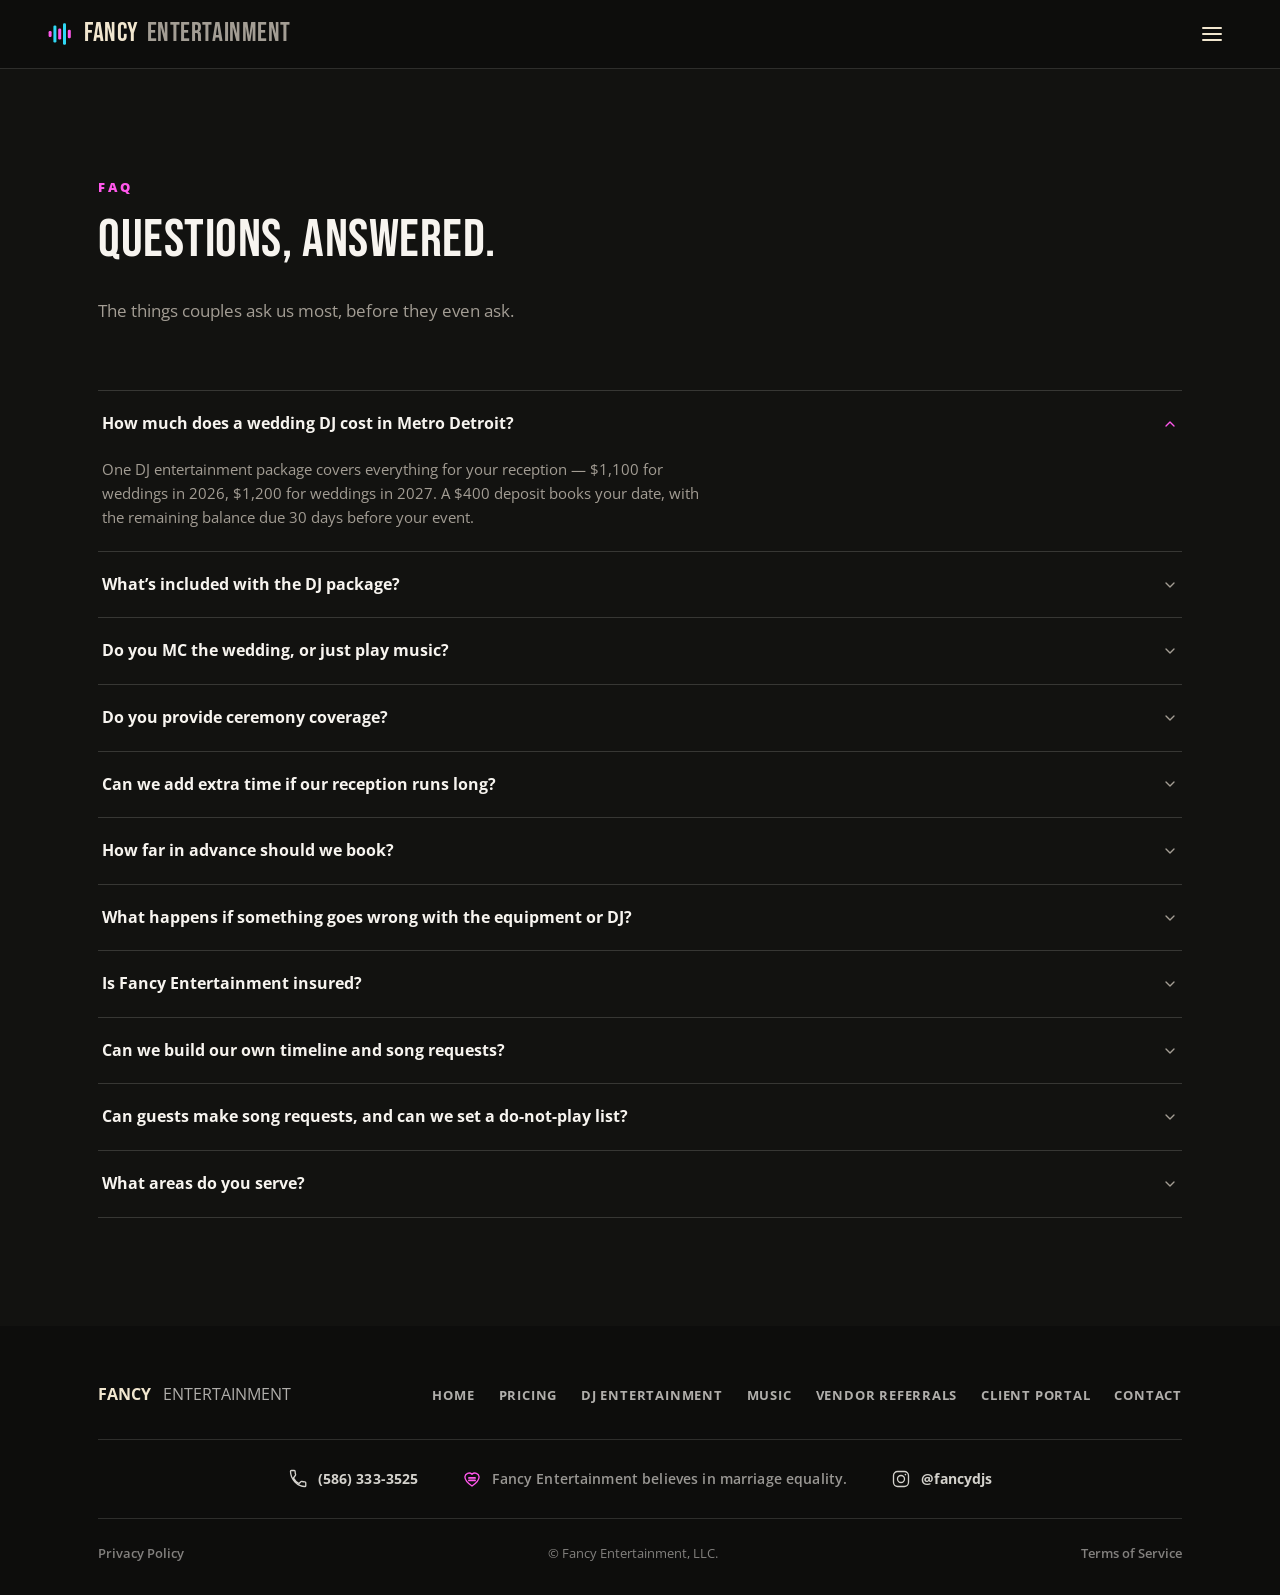
<file: faq/index.html>
<!DOCTYPE html>
<html lang="en">
<head>
<meta charset="UTF-8">
<meta name="viewport" content="width=device-width, initial-scale=1.0">
<title>Wedding DJ FAQ | Fancy Entertainment Metro Detroit</title>
<meta name="description" content="Answers to the most common questions about booking a wedding DJ in Metro Detroit — pricing, what’s included, service area, and more.">
<link rel="canonical" href="https://www.fancydjs.com/faq">
<link rel="icon" href="/favicon.svg" type="image/svg+xml">
<link rel="icon" href="/favicon.ico" sizes="any">
<link rel="apple-touch-icon" href="/apple-touch-icon.png">
<link rel="preload" as="font" type="font/woff2" href="/fonts/bebas-neue-400.woff2" crossorigin>
<link rel="preload" as="font" type="font/woff2" href="/fonts/open-sans-400.woff2" crossorigin>
<link rel="preload" as="font" type="font/woff2" href="/fonts/open-sans-700.woff2" crossorigin>
<link rel="preload" as="font" type="font/woff2" href="/fonts/open-sans-800.woff2" crossorigin>
<style>@font-face {
    font-family: 'Bebas Neue';
    font-style: normal;
    font-weight: 400;
    font-display: swap;
    src: url(/fonts/bebas-neue-400.woff2) format('woff2');
  }
  @font-face {
    font-family: 'Open Sans';
    font-style: normal;
    font-weight: 400;
    font-display: swap;
    src: url(/fonts/open-sans-400.woff2) format('woff2');
  }
  @font-face {
    font-family: 'Open Sans';
    font-style: normal;
    font-weight: 600;
    font-display: swap;
    src: url(/fonts/open-sans-600.woff2) format('woff2');
  }
  @font-face {
    font-family: 'Open Sans';
    font-style: normal;
    font-weight: 700;
    font-display: swap;
    src: url(/fonts/open-sans-700.woff2) format('woff2');
  }
  @font-face {
    font-family: 'Open Sans';
    font-style: normal;
    font-weight: 800;
    font-display: swap;
    src: url(/fonts/open-sans-800.woff2) format('woff2');
  }

  :root {
    --ink: #0d0d0c;
    --paper: #f1e6cf;
    --magenta: #ff57eb;
    --magenta-deep: #c81fb0;
    --magenta-darker: #8f007e;
    --cyan: #2fd8f5;
    --gray: #8f8a82;

    --bg: #121210;
    --bg-raised: #1a1a17;
    --fg: #f7f4ef;
    --fg-muted: #a39d94;
    --line: rgba(247,244,239,0.14);
    --card-bg: #1a1a17;
    --card-line: rgba(247,244,239,0.16);
    --tick-fg: rgba(247,244,239,0.07);

    --nav-bg: var(--ink);
    --nav-fg: var(--paper);
    --hero-bg: var(--ink);
    --hero-fg: var(--paper);

    --font-display: 'Bebas Neue', 'Arial Narrow', sans-serif;
    --font-body: 'Open Sans', system-ui, sans-serif;
  }

  * { box-sizing: border-box; }
  html, body { margin: 0; padding: 0; }
  .skip-link {
    position: absolute;
    left: -9999px;
    top: 0;
    background: var(--magenta);
    color: var(--ink);
    padding: 12px 20px;
    z-index: 999;
    font-weight: 700;
    font-size: 0.9rem;
    text-decoration: none;
  }
  .skip-link:focus {
    left: 16px;
    top: 16px;
  }
  body {
    background: var(--bg);
    color: var(--fg);
    font-family: var(--font-body);
    font-size: 16px;
    line-height: 1.6;
    -webkit-font-smoothing: antialiased;
    overflow-x: hidden;
  }
  img { max-width: 100%; display: block; }
  a { color: inherit; }
  .wrap {
    max-width: 1180px;
    margin: 0 auto;
    padding: 0 clamp(20px, 5vw, 48px);
  }
  h1, h2, h3 {
    font-family: var(--font-display);
    font-weight: 400;
    line-height: 1.02;
    letter-spacing: 0.01em;
    margin: 0;
  }
  h2, h3 {
    text-wrap: balance;
  }
  .accent {
    color: var(--magenta);
  }
  .eyebrow {
    font-family: var(--font-body);
    font-weight: 800;
    font-size: 0.82rem;
    letter-spacing: 0.22em;
    text-transform: uppercase;
    color: var(--magenta);
  }
  .eyebrow.cyan { color: var(--cyan); }
  button, .btn {
    font-family: var(--font-body);
    cursor: pointer;
  }
  .btn {
    display: inline-flex;
    align-items: center;
    justify-content: center;
    text-align: center;
    gap: 10px;
    font-weight: 800;
    font-size: 0.85rem;
    letter-spacing: 0.08em;
    text-transform: uppercase;
    text-decoration: none;
    padding: 16px 28px;
    border: 2px solid transparent;
    transition: transform 0.15s ease, background 0.15s ease, color 0.15s ease, border-color .15s ease;
  }
  .btn:focus-visible { outline: 3px solid var(--cyan); outline-offset: 3px; }
  a:focus-visible, summary:focus-visible, button:focus-visible { outline: 2px solid var(--cyan); outline-offset: 3px; border-radius: 3px; }
  .btn-solid {
    background: var(--magenta-deep);
    color: #ffffff;
  }
  .btn-solid:hover { transform: translateY(-2px); background: var(--magenta-darker); }
  .btn-outline {
    background: transparent;
    color: var(--hero-fg);
    border-color: currentColor;
  }
  .btn-outline:hover { transform: translateY(-2px); background: var(--hero-fg); color: var(--hero-bg); }

  /* ---------- NAV ---------- */
  header.site-nav {
    position: sticky;
    top: 0;
    z-index: 50;
    background: var(--nav-bg);
    color: var(--nav-fg);
    border-bottom: 1px solid rgba(247,244,239,0.14);
  }
  .nav-inner {
    display: flex;
    align-items: center;
    justify-content: space-between;
    padding: 14px clamp(20px, 5vw, 48px);
    gap: 24px;
  }
  .logo {
    display: flex;
    align-items: center;
    gap: 12px;
    text-decoration: none;
  }
  .logo-wave { width: 24px; height: 24px; flex: none; }
  .logo-text {
    display: inline-flex;
    align-items: baseline;
    white-space: nowrap;
    font-family: var(--font-display);
    font-size: 1.7rem;
    letter-spacing: 0.02em;
    color: var(--paper);
    line-height: 1;
  }
  .logo-sub {
    font-family: var(--font-display);
    font-size: 1.7rem;
    letter-spacing: 0.02em;
    color: var(--fg-muted);
    margin-left: 8px;
  }
  .nav-links {
    display: flex;
    gap: 28px;
    list-style: none;
    margin: 0;
    padding: 0;
  }
  .nav-links a {
    display: block;
    text-align: center;
    font-size: 0.78rem;
    font-weight: 700;
    letter-spacing: 0.1em;
    text-transform: uppercase;
    text-decoration: none;
    opacity: 0.82;
    position: relative;
    padding-bottom: 4px;
  }
  .nav-links a:hover { opacity: 1; }
  .nav-links a::after {
    content: "";
    position: absolute;
    left: 0; right: 100%; bottom: -2px;
    height: 2px;
    background: var(--magenta);
    transition: right .2s ease;
  }
  .nav-links a:hover::after { right: 0; }
  .nav-links a.active { color: var(--magenta); opacity: 1; }
  .nav-links a.active::after { right: 0; }
  .nav-cta { display: none; }
  @media (min-width: 1360px) { .nav-cta { display: inline-flex; } }
  .nav-links { display: none; }
  @media (min-width: 1360px) { .nav-links { display: flex; } }

  .mobile-nav { }
  @media (min-width: 1360px) { .mobile-nav { display: none; } }
  .mobile-nav-toggle {
    display: flex;
    align-items: center;
    justify-content: center;
    width: 40px;
    height: 40px;
    cursor: pointer;
    list-style: none;
    color: var(--nav-fg);
  }
  .mobile-nav-toggle::-webkit-details-marker { display: none; }
  .mobile-nav-toggle svg { width: 24px; height: 24px; }
  .mobile-nav-panel {
    position: absolute;
    top: calc(100% + 1px);
    right: 0;
    left: 0;
    background: var(--ink);
    border-bottom: 1px solid rgba(247,244,239,0.14);
    padding: 8px clamp(20px, 5vw, 48px) 24px;
    display: flex;
    flex-direction: column;
    gap: 4px;
  }
  .mobile-nav-panel ul {
    list-style: none;
    margin: 0;
    padding: 0;
    display: flex;
    flex-direction: column;
  }
  .mobile-nav-panel li a {
    display: block;
    padding: 14px 0;
    font-size: 0.9rem;
    font-weight: 700;
    letter-spacing: 0.06em;
    text-transform: uppercase;
    text-decoration: none;
    color: var(--paper);
    border-bottom: 1px solid rgba(247,244,239,0.1);
  }
  .mobile-nav-panel li a.active { color: var(--magenta); }
  .mobile-nav-panel .btn { margin-top: 16px; align-self: flex-start; }


  /* ---------- HERO ---------- */
  .hero {
    position: relative;
    background: var(--hero-bg);
    color: var(--hero-fg);
    overflow: hidden;
    padding: clamp(64px, 12vw, 128px) 0 clamp(56px, 9vw, 96px);
  }
  .hero-media {
    position: absolute;
    inset: 0;
    z-index: 0;
    overflow: hidden;
  }
  .hero-media video {
    width: 100%;
    height: 100%;
    object-fit: cover;
    filter: saturate(0.85) brightness(0.72);
  }
  .hero-scrim {
    position: absolute;
    inset: 0;
    background:
      linear-gradient(100deg, rgba(13,13,12,0.94) 8%, rgba(13,13,12,0.8) 34%, rgba(13,13,12,0.4) 66%, rgba(13,13,12,0.68) 100%),
      linear-gradient(0deg, rgba(13,13,12,0.75), transparent 40%);
  }
  .beam-field {
    position: absolute;
    inset: -20% -10%;
    pointer-events: none;
    z-index: 1;
    opacity: 0.45;
  }
  .beam {
    position: absolute;
    width: 220%;
    height: 120px;
    left: -60%;
    top: 30%;
    filter: blur(6px);
    mix-blend-mode: screen;
    transform-origin: center;
  }
  .beam.b1 {
    background: linear-gradient(90deg, transparent, rgba(255,87,235,0.55), transparent);
    animation: sweep1 14s ease-in-out infinite;
  }
  .beam.b2 {
    top: 55%;
    background: linear-gradient(90deg, transparent, rgba(47,216,245,0.5), transparent);
    animation: sweep2 18s ease-in-out infinite;
  }
  .beam.b3 {
    top: 10%;
    height: 90px;
    background: linear-gradient(90deg, transparent, rgba(255,87,235,0.3), transparent);
    animation: sweep1 22s ease-in-out infinite reverse;
  }
  @keyframes sweep1 {
    0%, 100% { transform: rotate(-8deg) translateY(0); }
    50% { transform: rotate(6deg) translateY(30px); }
  }
  @keyframes sweep2 {
    0%, 100% { transform: rotate(10deg) translateY(0); }
    50% { transform: rotate(-6deg) translateY(-24px); }
  }
  @media (prefers-reduced-motion: reduce) {
    .beam { animation: none !important; }
  }
  .hero-inner { position: relative; z-index: 2; }
  .hero-kicker {
    display: flex;
    align-items: center;
    gap: 12px;
    margin-bottom: 22px;
    font-size: 0.78rem;
    font-weight: 700;
    letter-spacing: 0.14em;
    text-transform: uppercase;
    color: var(--cyan);
  }
  .hero-kicker .dot {
    width: 8px; height: 8px; border-radius: 50%;
    background: var(--magenta);
    box-shadow: 0 0 0 4px rgba(255,87,235,0.2);
  }
  .hero h1 {
    font-size: clamp(2.6rem, 7vw, 5.6rem);
    line-height: 0.94;
    max-width: 19ch;
    letter-spacing: 0.005em;
  }
  .hero p.lede {
    max-width: 52ch;
    margin-top: 26px;
    font-size: clamp(1.05rem, 2vw, 1.25rem);
    color: rgba(247,244,239,0.78);
  }
  .hero-byline {
    margin-top: 18px;
    font-size: 0.95rem;
    color: rgba(247,244,239,0.6);
  }
  .hero-actions {
    display: flex;
    flex-wrap: wrap;
    gap: 16px;
    margin-top: 40px;
  }

  /* ---------- TICKET STAT STRIP ---------- */
  .stat-strip {
    background: var(--card-bg);
    border-bottom: 1px dashed var(--card-line);
  }
  .stat-row {
    display: grid;
    grid-template-columns: repeat(4, 1fr);
    padding: 28px 0;
  }
  @media (max-width: 640px) {
    .stat-row { grid-template-columns: repeat(2, 1fr); row-gap: 24px; }
    .stat:nth-child(odd) { border-left: none; }
    .stat:nth-child(even) { border-left: 1px dashed var(--card-line); }
  }
  .stat {
    padding: 8px 24px;
    border-left: 1px dashed var(--card-line);
    text-align: center;
  }
  .stat:first-child { border-left: none; }
  .stat b {
    display: block;
    font-family: var(--font-display);
    font-size: clamp(2rem, 4vw, 2.8rem);
    color: var(--fg);
  }
  .stat span {
    font-size: 0.76rem;
    letter-spacing: 0.1em;
    text-transform: uppercase;
    color: var(--fg-muted);
    font-weight: 700;
  }

  .as-seen-on { background: var(--bg-raised, var(--bg)); border-bottom: 1px solid var(--card-line); }
  .aso-inner {
    display: flex;
    flex-wrap: wrap;
    align-items: center;
    justify-content: center;
    gap: 24px;
    padding: 26px 0;
  }
  .aso-label {
    font-size: 0.72rem;
    font-weight: 800;
    letter-spacing: 0.18em;
    text-transform: uppercase;
    color: var(--fg-muted);
  }
  .aso-badges { display: flex; align-items: center; gap: 18px; flex-wrap: wrap; }
  .badge-slot {
    width: 96px;
    height: 96px;
    border-radius: 10px;
    display: flex;
    align-items: center;
    justify-content: center;
    text-align: center;
    padding: 10px;
    overflow: hidden;
  }
  .badge-slot span {
    font-size: 0.62rem;
    line-height: 1.35;
    font-weight: 700;
    letter-spacing: 0.02em;
    text-transform: uppercase;
    color: var(--fg-muted);
  }
  .badge-slot img { max-width: 100%; max-height: 100%; object-fit: contain; }
  .badge-slot-round { border-radius: 50%; }

  /* ---------- SECTION GENERIC ---------- */
  section { padding: clamp(64px, 10vw, 108px) 0; }
  .section-head {
    display: flex;
    flex-direction: column;
    gap: 14px;
    max-width: 62ch;
    margin-bottom: 48px;
  }
  .section-head h2 {
    font-size: clamp(2.2rem, 5vw, 3.4rem);
  }
  .section-head p { color: var(--fg-muted); font-size: 1.05rem; max-width: 55ch; }

  /* ---------- RIDER / INCLUDED ---------- */
  .rider {
    background: var(--bg-raised, var(--bg));
  }
  .theme-cards {
    display: grid;
    grid-template-columns: 1fr 1fr;
    gap: 20px;
  }
  @media (max-width: 640px) {
    .theme-cards { grid-template-columns: 1fr; }
  }
  .theme-card {
    background: var(--card-bg);
    border: 1px solid var(--card-line);
    padding: 28px;
  }
  .theme-card .tc-label {
    display: block;
    font-size: 0.75rem;
    letter-spacing: 0.12em;
    text-transform: uppercase;
    color: var(--fg-muted);
    font-weight: 700;
    margin-bottom: 18px;
  }
  .theme-card ul { list-style: none; margin: 0; padding: 0; display: flex; flex-direction: column; gap: 20px; }
  .theme-card li { display: flex; gap: 14px; }
  .theme-card li svg { flex: none; width: 22px; height: 22px; color: var(--magenta); margin-top: 2px; }
  .theme-card li h4 { font-size: 0.95rem; font-weight: 700; margin: 0 0 4px; color: var(--fg); font-family: var(--font-body); }
  .theme-card li p { font-size: 0.85rem; color: var(--fg-muted); margin: 0; line-height: 1.5; }

  /* ---------- VENDOR DIRECTORY ---------- */
  .vendor-directory {
    border-top: 1px solid var(--card-line);
  }
  .vd-row {
    display: grid;
    grid-template-columns: 1fr;
    gap: 10px;
    padding: 22px 0;
    border-bottom: 1px solid var(--card-line);
  }
  @media (min-width: 640px) {
    .vd-row { grid-template-columns: 200px 1fr; gap: 24px; align-items: start; }
  }
  .vd-category {
    display: flex;
    align-items: center;
    gap: 10px;
    font-size: 0.76rem;
    font-weight: 800;
    letter-spacing: 0.1em;
    text-transform: uppercase;
    color: var(--fg-muted);
  }
  .vd-category svg { flex: none; width: 20px; height: 20px; }
  .vd-names { display: grid; grid-template-columns: 1fr; gap: 10px; }
  @media (min-width: 900px) { .vd-names { grid-template-columns: repeat(2, 1fr); } }
  .vd-card {
    display: flex;
    flex-direction: column;
    gap: 4px;
    border: 1px solid var(--card-line);
    background: var(--card-bg);
    padding: 14px 16px;
    text-decoration: none;
    color: inherit;
    transition: border-color 0.15s ease, transform 0.15s ease;
  }
  .vd-card:hover { border-color: var(--magenta); transform: translateY(-2px); }
  .vd-name { font-weight: 700; font-size: 0.92rem; color: var(--fg); }
  .vd-card:hover .vd-name { color: var(--magenta); }
  .vd-desc { font-size: 0.82rem; color: var(--fg-muted); line-height: 1.5; }
  .vd-chip-muted { color: var(--fg-muted); font-weight: 400; border-style: dashed; }
  aa.vd-row-open .vd-category { color: var(--magenta); }
  .vd-chip-open {
    border-style: dashed;
    border-color: var(--magenta);
    color: var(--magenta);
    background: transparent;
    font-weight: 700;
  }

  /* ---------- TESTIMONIAL ---------- */
  .testimonial {
    background: var(--ink);
    color: var(--paper);
    position: relative;
    padding: clamp(48px, 7vw, 80px) 0;
  }
  .testimonial::after {
    content: '';
    position: absolute;
    bottom: 0;
    left: 0;
    right: 0;
    height: 1px;
    background: linear-gradient(90deg, transparent, rgba(255,87,235,0.5), transparent);
  }
  .testimonial-wrap {
    overflow: hidden;
    margin-top: 28px;
    padding-top: 4px;
    padding-bottom: 4px;
  }
  .testimonial-track {
    display: flex;
    align-items: stretch;
    gap: 0;
    width: max-content;
    animation: testimonialScroll 120s linear infinite;
  }
  .testimonial-wrap.paused .testimonial-track { animation-play-state: paused; }
  @keyframes testimonialScroll {
    from { transform: translateX(0); }
    to { transform: translateX(-50%); }
  }
  .testimonial-card {
    flex: none;
    box-sizing: border-box;
    width: 440px;
    padding-right: 40px;
    margin-right: 40px;
    border-right: 1px dashed rgba(247,244,239,0.16);
  }
  .testimonial-card blockquote {
    margin: 0;
    font-family: var(--font-display);
    font-size: clamp(1.05rem, 1.8vw, 1.35rem);
    line-height: 1.2;
    letter-spacing: 0.01em;
    color: var(--paper);
    display: -webkit-box;
    -webkit-box-orient: vertical;
    -webkit-line-clamp: 10;
    overflow: hidden;
  }
  .testimonial-card cite {
    display: block;
    margin-top: 16px;
    font-style: normal;
    font-weight: 700;
    letter-spacing: 0.08em;
    text-transform: uppercase;
    font-size: 0.85rem;
    color: var(--cyan);
  }

  /* ---------- PRICING PANEL ---------- */
  .year-cards {
    display: grid;
    grid-template-columns: 1fr 1fr;
    gap: 20px;
    margin-bottom: 24px;
  }
  @media (max-width: 640px) {
    .year-cards { grid-template-columns: 1fr; }
  }
  .year-card {
    background: var(--card-bg);
    border: 1px solid var(--card-line);
    padding: 28px;
  }
  .year-card-featured { border-color: var(--magenta); }
  .yc-year {
    display: block;
    font-size: 0.78rem;
    letter-spacing: 0.1em;
    text-transform: uppercase;
    color: var(--fg-muted);
    font-weight: 700;
  }
  .yc-price {
    display: block;
    font-family: var(--font-display);
    font-size: 2.6rem;
    color: var(--fg);
    margin: 8px 0 18px;
  }
  .year-card ul { list-style: none; margin: 0; padding: 0; display: flex; flex-direction: column; gap: 10px; }
  .year-card li { font-size: 0.92rem; padding-left: 20px; position: relative; }
  .year-card li::before {
    content: "";
    position: absolute; left: 0; top: 8px;
    width: 7px; height: 7px;
    background: var(--magenta);
  }
  .rate-note { text-align: center; margin: 0 0 24px; font-size: 0.82rem; color: var(--fg-muted); }
  .lock-callout {
    background: var(--ink);
    color: rgba(247,244,239,0.85);
    padding: 18px 24px;
    text-align: center;
    font-size: 0.95rem;
    margin-bottom: 24px;
  }
  .lock-callout strong {
    color: var(--magenta);
    font-family: var(--font-display);
    font-size: 1.15rem;
    font-weight: 400;
    letter-spacing: 0.02em;
  }
  .addons-chips {
    display: flex;
    gap: 16px;
    flex-wrap: wrap;
    justify-content: center;
  }
  .addon-chip {
    display: flex;
    flex-direction: column;
    gap: 4px;
    background: var(--card-bg);
    border: 1px solid var(--card-line);
    padding: 14px 20px;
    max-width: 340px;
  }
  .addon-chip-title { font-size: 0.9rem; font-weight: 700; }
  .addon-chip-title b { color: var(--magenta); font-family: var(--font-display); font-weight: 400; font-size: 1.05rem; }
  .addon-chip-desc { font-size: 0.8rem; color: var(--fg-muted); line-height: 1.4; }

  /* ---------- HOW IT WORKS ---------- */
  .timeline { display: flex; flex-direction: column; }
  .tl-item {
    display: grid;
    grid-template-columns: 80px 1fr;
    gap: 20px;
    padding: 26px 0;
    border-top: 1px solid var(--card-line);
  }
  .tl-item:last-child { border-bottom: 1px solid var(--card-line); }
  .tl-num {
    font-family: var(--font-display);
    font-size: 2.4rem;
    color: var(--magenta);
    line-height: 1;
  }
  .tl-body h3 { font-family: var(--font-body); font-weight: 800; font-size: 1.08rem; margin-bottom: 6px; text-transform: uppercase; letter-spacing: 0.02em; }
  .tl-body p { margin: 0; color: var(--fg-muted); max-width: 62ch; }

  /* ---------- VENUE TICKER ---------- */
  .ticker-section { background: var(--ink); color: var(--paper); overflow: hidden; padding: 56px 0; }
  .ticker-section .section-head { color: var(--paper); }
  .ticker-section .section-head p { color: rgba(247,244,239,0.6); }
  .ticker-row { display: flex; white-space: nowrap; }
  .ticker-track {
    display: flex;
    gap: 0;
    animation: scrollLeft 60s linear infinite;
  }
  .ticker-row.reverse .ticker-track { animation: scrollRight 70s linear infinite; }
  .ticker-track span {
    font-family: var(--font-display);
    font-size: clamp(1.3rem, 3vw, 2rem);
    padding: 0 28px;
    display: inline-flex;
    align-items: center;
    gap: 28px;
    color: rgba(247,244,239,0.85);
  }
  .ticker-track span::after {
    content: "\2726";
    color: var(--magenta);
    font-size: 0.9rem;
  }
  @keyframes scrollLeft {
    from { transform: translateX(0); }
    to { transform: translateX(-20%); }
  }
  @keyframes scrollRight {
    from { transform: translateX(-20%); }
    to { transform: translateX(0); }
  }
  @media (prefers-reduced-motion: reduce) {
    .ticker-track { animation: none; }
  }
  .ticker-row { margin-bottom: 8px; }

  /* ---------- MUSIC CRATE ---------- */
  .crate-wrap {
    overflow: hidden;
    margin-top: 24px;
    padding-top: 8px;
  }
  .crate-track {
    display: flex;
    gap: 20px;
    width: max-content;
    animation: crateScroll 90s linear infinite;
  }
  .crate-wrap.paused .crate-track { animation-play-state: paused; }
  @keyframes crateScroll {
    from { transform: translateX(0); }
    to { transform: translateX(-50%); }
  }
  .sleeve {
    flex: none;
    width: 200px;
    background: var(--card-bg);
    border: 1px solid var(--card-line);
    padding: 20px;
    text-decoration: none;
    color: inherit;
    display: block;
    text-align: center;
    transition: border-color 0.15s ease, transform 0.15s ease;
  }
  .sleeve:hover { border-color: var(--magenta); transform: translateY(-4px); }
  .sleeve-art {
    width: 100%;
    aspect-ratio: 1;
    background: linear-gradient(135deg, var(--magenta), var(--cyan));
    margin-bottom: 14px;
    display: flex;
    align-items: center;
    justify-content: center;
    overflow: hidden;
  }
  .sleeve-art svg { width: 34px; height: 34px; color: rgba(13,13,12,0.55); }
  .sleeve-art img { width: 100%; height: 100%; object-fit: cover; display: block; }
  .crate-more {
    display: block;
    text-align: center;
    margin-top: 20px;
    font-size: 0.78rem;
    font-weight: 800;
    letter-spacing: 0.08em;
    text-transform: uppercase;
    text-decoration: none;
    color: var(--fg-muted);
  }
  .crate-more:hover { color: var(--magenta); }
  .sleeve-listen {
    display: block;
    text-align: center;
    font-size: 0.72rem;
    font-weight: 800;
    letter-spacing: 0.08em;
    text-transform: uppercase;
    color: var(--magenta);
  }

  .vendor-chips {
    display: flex;
    flex-wrap: wrap;
    gap: 12px;
    margin-top: 8px;
  }
  .vendor-chips span {
    border: 1px solid var(--card-line);
    padding: 8px 16px;
    font-size: 0.82rem;
    font-weight: 700;
    letter-spacing: 0.03em;
    text-transform: uppercase;
    color: var(--fg-muted);
  }

  /* ---------- FAQ ---------- */
  .faq-list { border-top: 1px solid var(--card-line); }
  .faq-item { border-bottom: 1px solid var(--card-line); }
  .faq-item summary {
    display: flex;
    align-items: center;
    gap: 16px;
    padding: 20px 4px;
    cursor: pointer;
    list-style: none;
    font-family: var(--font-body);
    font-weight: 700;
    font-size: 1rem;
  }
  .faq-item summary::-webkit-details-marker { display: none; }
  .faq-chevron {
    flex: none;
    width: 16px;
    height: 16px;
    margin-left: auto;
    color: var(--fg-muted);
    transition: transform 0.2s ease;
  }
  .faq-item[open] .faq-chevron { transform: rotate(180deg); color: var(--magenta); }
  .faq-body {
    padding: 0 4px 22px;
    color: var(--fg-muted);
    font-size: 0.94rem;
    max-width: 68ch;
  }

  /* ---------- CONTACT FORM (Dubsado embed) ---------- */
  .dubsado-embed {
    max-width: 640px;
  }
  .dubsado-embed iframe {
    display: block;
    border: none;
  }

  /* ---------- FOOTER ---------- */
  footer {
    background: var(--ink);
    color: rgba(247,244,239,0.7);
    padding: 56px 0 32px;
  }
  .footer-top {
    display: flex;
    flex-wrap: wrap;
    justify-content: space-between;
    gap: 32px;
    padding-bottom: 32px;
    border-bottom: 1px solid rgba(247,244,239,0.14);
  }
  .footer-top .logo b { color: var(--paper); }
  .footer-links { display: flex; gap: 24px; flex-wrap: wrap; list-style: none; margin: 0; padding: 0; }
  .footer-links a { font-size: 0.82rem; font-weight: 700; letter-spacing: 0.06em; text-transform: uppercase; text-decoration: none; color: rgba(247,244,239,0.7); }
  .footer-links a:hover { color: var(--magenta); }
  .footer-info-bar {
    display: flex;
    flex-direction: row;
    justify-content: center;
    align-items: center;
    gap: 20px 44px;
    padding: 28px 0;
    border-bottom: 1px solid rgba(247,244,239,0.14);
  }
  @media (max-width: 700px) {
    .footer-info-bar { flex-direction: column; }
  }
  .fi-item {
    display: flex;
    align-items: center;
    gap: 10px;
    font-size: 0.85rem;
    font-weight: 700;
    letter-spacing: 0.01em;
    text-decoration: none;
    color: rgba(247,244,239,0.85);
    white-space: nowrap;
  }
  .fi-item svg { flex: none; width: 20px; height: 20px; }
  a.fi-item:hover { color: var(--magenta); }
  .fi-pride {
    color: rgba(247,244,239,0.6);
    font-weight: 600;
    white-space: nowrap;
  }
  @media (max-width: 700px) {
    .fi-pride { white-space: normal; }
  }
  .fi-pride svg { color: var(--magenta); }
  .footer-bottom {
    display: flex;
    flex-direction: row;
    align-items: center;
    justify-content: space-between;
    gap: 12px 24px;
    padding-top: 24px;
    font-size: 0.8rem;
    color: rgba(247,244,239,0.5);
    text-align: center;
  }
  @media (max-width: 500px) {
    .footer-bottom { flex-direction: column; }
  }
  .footer-bottom p { margin: 0 auto; }
  .footer-bottom a {
    text-decoration: none;
    color: rgba(247,244,239,0.5);
    font-weight: 600;
  }
  .footer-bottom a:hover { color: var(--magenta); }

  ::selection { background: var(--magenta-deep); color: #fff; }

  /* ---------- EXPLORE GRID (home) ---------- */
  .explore-grid {
    display: grid;
    grid-template-columns: 1fr;
    gap: 20px;
  }
  @media (min-width: 720px) { .explore-grid { grid-template-columns: repeat(3, 1fr); } }
  @media (min-width: 1000px) { .explore-grid { grid-template-columns: repeat(5, 1fr); } }
  .explore-card {
    display: flex;
    flex-direction: column;
    gap: 10px;
    background: var(--card-bg);
    border: 1px solid var(--card-line);
    padding: 24px;
    text-decoration: none;
    color: inherit;
    transition: border-color 0.15s ease, transform 0.15s ease;
  }
  .explore-card:hover { border-color: var(--magenta); transform: translateY(-4px); }
  .explore-card svg { width: 28px; height: 28px; color: var(--magenta); }
  .explore-card h3 { font-family: var(--font-body); font-weight: 700; font-size: 1.05rem; }
  .explore-card p { color: var(--fg-muted); font-size: 0.88rem; margin: 0; flex: 1; }
  .explore-arrow { font-size: 0.74rem; font-weight: 800; letter-spacing: 0.06em; text-transform: uppercase; color: var(--magenta); white-space: nowrap; }

  /* ---------- LEGAL PAGES ---------- */
  .legal-content { max-width: 68ch; }
  .legal-content h3 { font-size: 1.4rem; margin: 40px 0 12px; }
  .legal-content h3:first-child { margin-top: 0; }
  .legal-content p { color: var(--fg-muted); font-size: 1rem; line-height: 1.7; margin: 0 0 16px; }
  .legal-content ul { color: var(--fg-muted); font-size: 1rem; line-height: 1.7; padding-left: 20px; margin: 0 0 16px; }
  .legal-content li { margin-bottom: 6px; }

  /* ---------- CONTACT (centered) ---------- */
  #contact .section-head { align-items: center; text-align: center; margin-left: auto; margin-right: auto; }
  #contact .dubsado-embed { margin-left: auto; margin-right: auto; }

  /* ---------- 404 (centered) ---------- */
  #not-found { padding: clamp(100px, 16vw, 180px) 0; }
  #not-found .section-head { align-items: center; text-align: center; margin-left: auto; margin-right: auto; max-width: 56ch; }
  #not-found .hero-actions { justify-content: center; }

  /* ---------- STICKY MOBILE CTA ---------- */
  .sticky-mobile-cta { display: none; }
  @media (max-width: 640px) {
    .sticky-mobile-cta {
      display: flex;
      align-items: center;
      justify-content: center;
      position: fixed;
      left: 0;
      right: 0;
      bottom: 0;
      z-index: 60;
      background: var(--magenta-deep);
      color: #ffffff;
      text-decoration: none;
      font-weight: 800;
      font-size: 0.85rem;
      letter-spacing: 0.08em;
      text-transform: uppercase;
      padding: 16px 20px calc(16px + env(safe-area-inset-bottom));
      box-shadow: 0 -4px 16px rgba(13,13,12,0.18);
    }
    .sticky-mobile-cta + footer { padding-bottom: calc(72px + env(safe-area-inset-bottom)); }
  }</style>
<meta property="og:type" content="website">
<meta property="og:site_name" content="Fancy Entertainment">
<meta property="og:title" content="Wedding DJ FAQ | Fancy Entertainment Metro Detroit">
<meta property="og:description" content="Answers to the most common questions about booking a wedding DJ in Metro Detroit — pricing, what’s included, service area, and more.">
<meta property="og:url" content="https://www.fancydjs.com/faq">
<meta property="og:image" content="https://www.fancydjs.com/images/og-image.jpg">
<meta name="twitter:card" content="summary_large_image">
<meta name="twitter:title" content="Wedding DJ FAQ | Fancy Entertainment Metro Detroit">
<meta name="twitter:description" content="Answers to the most common questions about booking a wedding DJ in Metro Detroit — pricing, what’s included, service area, and more.">
<meta name="twitter:image" content="https://www.fancydjs.com/images/og-image.jpg">
<script>
  window.dataLayer = window.dataLayer || [];
  function gtag(){dataLayer.push(arguments);}
  gtag('js', new Date());
  gtag('config', 'G-C7B83X2B8D');
  window.addEventListener('load', function() {
    var s = document.createElement('script');
    s.async = true;
    s.src = 'https://www.googletagmanager.com/gtag/js?id=G-C7B83X2B8D';
    document.head.appendChild(s);
  });
</script>
<script type="application/ld+json">
{
  "@context": "https://schema.org",
  "@type": "FAQPage",
  "mainEntity": [
    { "@type": "Question", "name": "How much does a wedding DJ cost in Metro Detroit?", "acceptedAnswer": { "@type": "Answer", "text": "One DJ entertainment package covers everything for your reception — $1,100 for weddings in 2026, $1,200 for weddings in 2027. A $400 deposit books your date, with the remaining balance due 30 days before your event." } },
    { "@type": "Question", "name": "What's included with the DJ package?", "acceptedAnswer": { "@type": "Answer", "text": "A 6-hour wedding reception with DJ/MC, a full sound system, dance floor lighting, free setup and teardown, a backup DJ and equipment on call, and access to our client portal for planning forms and song requests." } },
    { "@type": "Question", "name": "Do you MC the wedding, or just play music?", "acceptedAnswer": { "@type": "Answer", "text": "We MC the full reception — announcements, wedding party introductions, all of it. During the dance portion, though, we're not narrating every song; we read the room, encourage guests onto the floor when it helps, and otherwise let the moment speak for itself." } },
    { "@type": "Question", "name": "Do you provide ceremony coverage?", "acceptedAnswer": { "@type": "Answer", "text": "Yes — ceremony music coverage is a $200 add-on for ceremonies at the same location, covering the seating music, processional, any special ceremonies, readings, and recessional." } },
    { "@type": "Question", "name": "Can we add extra time if our reception runs long?", "acceptedAnswer": { "@type": "Answer", "text": "Yes, an additional hour of service is $100." } },
    { "@type": "Question", "name": "How far in advance should we book?", "acceptedAnswer": { "@type": "Answer", "text": "There's no set deadline — we hold your date for one week after your consultation. If you're getting married in 2027, booking now locks in 2026 pricing." } },
    { "@type": "Question", "name": "What happens if something goes wrong with the equipment or DJ?", "acceptedAnswer": { "@type": "Answer", "text": "A second DJ and backup equipment are on call for every event, so your reception never depends on one thing going right." } },
    { "@type": "Question", "name": "Is Fancy Entertainment insured?", "acceptedAnswer": { "@type": "Answer", "text": "Yes, we're fully insured." } },
    { "@type": "Question", "name": "Can we build our own timeline and song requests?", "acceptedAnswer": { "@type": "Answer", "text": "Yes — every couple gets access to a private client portal to fill out planning forms, submit song requests, and lay out event details ahead of time." } },
    { "@type": "Question", "name": "Can guests make song requests, and can we set a do-not-play list?", "acceptedAnswer": { "@type": "Answer", "text": "Yes to both. Guests can make requests the night of, and couples can build a must-play list ahead of time. You can also set a do-not-play list — individual songs or entire artists you'd rather we skip." } },
    { "@type": "Question", "name": "What areas do you serve?", "acceptedAnswer": { "@type": "Answer", "text": "We regularly serve couples throughout Metro Detroit — including Rochester, Troy, Novi, Birmingham, Sterling Heights, Clarkston, Livonia, and Southfield — and travel slightly outside the area for weddings in Lansing or Ann Arbor." } }
  ]
}
</script>
<script type="application/ld+json">
{
  "@context": "https://schema.org",
  "@type": "BreadcrumbList",
  "itemListElement": [
    { "@type": "ListItem", "position": 1, "name": "Home", "item": "https://www.fancydjs.com/" },
    { "@type": "ListItem", "position": 2, "name": "FAQ", "item": "https://www.fancydjs.com/faq" }
  ]
}
</script>
</head>
<body>
<a class="skip-link" href="#top">Skip to content</a>
<header class="site-nav">
  <div class="nav-inner">
    <a class="logo" href="/">
      <svg class="logo-wave" viewBox="0 0 40 40" aria-hidden="true">
        <rect x="1" y="15" width="5" height="10" rx="2" fill="var(--magenta)"/>
        <rect x="9" y="6" width="5" height="28" rx="2" fill="var(--cyan)"/>
        <rect x="17" y="11" width="5" height="18" rx="2" fill="var(--magenta)"/>
        <rect x="25" y="2" width="5" height="36" rx="2" fill="var(--cyan)"/>
        <rect x="33" y="13" width="5" height="14" rx="2" fill="var(--magenta)"/>
      </svg>
      <span class="logo-text">FANCY <span class="logo-sub">ENTERTAINMENT</span></span>
    </a>
    <nav>
      <ul class="nav-links">
        <li><a href="/pricing">Pricing</a></li>
        <li><a href="/dj-entertainment">DJ Entertainment</a></li>
        <li><a href="/music">Music</a></li>
        <li><a href="/vendor-referrals">Vendors</a></li>
        <li><a href="/faq" class="active">FAQ</a></li>
        <li><a href="/client-portal">Client Portal</a></li>
        <li><a href="/contact">Contact</a></li>
      </ul>
    </nav>
    <a class="btn btn-solid nav-cta" href="/contact" data-ga-cta="check_your_date" data-ga-location="nav">Check Your Date</a>
    <details class="mobile-nav">
      <summary class="mobile-nav-toggle" aria-label="Menu">
        <svg viewBox="0 0 24 24" fill="none" stroke="currentColor" stroke-width="2" stroke-linecap="round"><line x1="3" y1="6" x2="21" y2="6"/><line x1="3" y1="12" x2="21" y2="12"/><line x1="3" y1="18" x2="21" y2="18"/></svg>
      </summary>
      <div class="mobile-nav-panel">
        <ul>
          <li><a href="/pricing">Pricing</a></li>
          <li><a href="/dj-entertainment">DJ Entertainment</a></li>
          <li><a href="/music">Music</a></li>
          <li><a href="/vendor-referrals">Vendors</a></li>
          <li><a href="/faq" class="active">FAQ</a></li>
          <li><a href="/client-portal">Client Portal</a></li>
          <li><a href="/contact">Contact</a></li>
        </ul>
        <a class="btn btn-solid" href="/contact" data-ga-cta="check_your_date" data-ga-location="mobile_nav">Check Your Date</a>
      </div>
    </details>
  </div>
</header>

<main id="top">
<section id="faq">
    <div class="wrap">
      <div class="section-head">
        <span class="eyebrow">FAQ</span>
        <h2>Questions, answered.</h2>
        <p>The things couples ask us most, before they even ask.</p>
      </div>
      <div class="faq-list">
        <details class="faq-item" open>
          <summary>How much does a wedding DJ cost in Metro Detroit?<svg class="faq-chevron" viewBox="0 0 24 24" fill="none" stroke="currentColor" stroke-width="2" stroke-linecap="round" stroke-linejoin="round"><path d="M6 9l6 6 6-6"/></svg></summary>
          <div class="faq-body">One DJ entertainment package covers everything for your reception &mdash; $1,100 for weddings in 2026, $1,200 for weddings in 2027. A $400 deposit books your date, with the remaining balance due 30 days before your event.</div>
        </details>
        <details class="faq-item">
          <summary>What&rsquo;s included with the DJ package?<svg class="faq-chevron" viewBox="0 0 24 24" fill="none" stroke="currentColor" stroke-width="2" stroke-linecap="round" stroke-linejoin="round"><path d="M6 9l6 6 6-6"/></svg></summary>
          <div class="faq-body">A 6-hour wedding reception with DJ/MC, a full sound system, dance floor lighting, free setup and teardown, a backup DJ and equipment on call, and access to our client portal for planning forms and song requests.</div>
        </details>
        <details class="faq-item">
          <summary>Do you MC the wedding, or just play music?<svg class="faq-chevron" viewBox="0 0 24 24" fill="none" stroke="currentColor" stroke-width="2" stroke-linecap="round" stroke-linejoin="round"><path d="M6 9l6 6 6-6"/></svg></summary>
          <div class="faq-body">We MC the full reception &mdash; announcements, wedding party introductions, all of it. During the dance portion, though, we&rsquo;re not narrating every song; we read the room, encourage guests onto the floor when it helps, and otherwise let the moment speak for itself.</div>
        </details>
        <details class="faq-item">
          <summary>Do you provide ceremony coverage?<svg class="faq-chevron" viewBox="0 0 24 24" fill="none" stroke="currentColor" stroke-width="2" stroke-linecap="round" stroke-linejoin="round"><path d="M6 9l6 6 6-6"/></svg></summary>
          <div class="faq-body">Yes &mdash; ceremony music coverage is a $200 add-on for ceremonies at the same location, covering the seating music, processional, any special ceremonies, readings, and recessional.</div>
        </details>
        <details class="faq-item">
          <summary>Can we add extra time if our reception runs long?<svg class="faq-chevron" viewBox="0 0 24 24" fill="none" stroke="currentColor" stroke-width="2" stroke-linecap="round" stroke-linejoin="round"><path d="M6 9l6 6 6-6"/></svg></summary>
          <div class="faq-body">Yes, an additional hour of service is $100.</div>
        </details>
        <details class="faq-item">
          <summary>How far in advance should we book?<svg class="faq-chevron" viewBox="0 0 24 24" fill="none" stroke="currentColor" stroke-width="2" stroke-linecap="round" stroke-linejoin="round"><path d="M6 9l6 6 6-6"/></svg></summary>
          <div class="faq-body">There&rsquo;s no set deadline &mdash; we hold your date for one week after your consultation. If you&rsquo;re getting married in 2027, booking now locks in 2026 pricing.</div>
        </details>
        <details class="faq-item">
          <summary>What happens if something goes wrong with the equipment or DJ?<svg class="faq-chevron" viewBox="0 0 24 24" fill="none" stroke="currentColor" stroke-width="2" stroke-linecap="round" stroke-linejoin="round"><path d="M6 9l6 6 6-6"/></svg></summary>
          <div class="faq-body">A second DJ and backup equipment are on call for every event, so your reception never depends on one thing going right.</div>
        </details>
        <details class="faq-item">
          <summary>Is Fancy Entertainment insured?<svg class="faq-chevron" viewBox="0 0 24 24" fill="none" stroke="currentColor" stroke-width="2" stroke-linecap="round" stroke-linejoin="round"><path d="M6 9l6 6 6-6"/></svg></summary>
          <div class="faq-body">Yes, we&rsquo;re fully insured.</div>
        </details>
        <details class="faq-item">
          <summary>Can we build our own timeline and song requests?<svg class="faq-chevron" viewBox="0 0 24 24" fill="none" stroke="currentColor" stroke-width="2" stroke-linecap="round" stroke-linejoin="round"><path d="M6 9l6 6 6-6"/></svg></summary>
          <div class="faq-body">Yes &mdash; every couple gets access to a private client portal to fill out planning forms, submit song requests, and lay out event details ahead of time.</div>
        </details>
        <details class="faq-item">
          <summary>Can guests make song requests, and can we set a do-not-play list?<svg class="faq-chevron" viewBox="0 0 24 24" fill="none" stroke="currentColor" stroke-width="2" stroke-linecap="round" stroke-linejoin="round"><path d="M6 9l6 6 6-6"/></svg></summary>
          <div class="faq-body">Yes to both. Guests can make requests the night of, and couples can build a must-play list ahead of time. You can also set a do-not-play list &mdash; individual songs or entire artists you&rsquo;d rather we skip.</div>
        </details>
        <details class="faq-item">
          <summary>What areas do you serve?<svg class="faq-chevron" viewBox="0 0 24 24" fill="none" stroke="currentColor" stroke-width="2" stroke-linecap="round" stroke-linejoin="round"><path d="M6 9l6 6 6-6"/></svg></summary>
          <div class="faq-body">We regularly serve couples throughout Metro Detroit &mdash; including Rochester, Troy, Novi, Birmingham, Sterling Heights, Clarkston, Livonia, and Southfield &mdash; and travel slightly outside the area for weddings in Lansing or Ann Arbor.</div>
        </details>
      </div>
    </div>
  </section>

  
</main>

<a class="sticky-mobile-cta" href="/contact" data-ga-cta="check_your_date" data-ga-location="sticky_mobile">Check Your Date</a>
<footer>
  <div class="wrap">
    <div class="footer-top">
      <a class="logo" href="/">
        <b>FANCY</b>
        <span>ENTERTAINMENT</span>
      </a>
      <ul class="footer-links">
        <li><a href="/">Home</a></li>
        <li><a href="/pricing">Pricing</a></li>
        <li><a href="/dj-entertainment">DJ Entertainment</a></li>
        <li><a href="/music">Music</a></li>
        <li><a href="/vendor-referrals">Vendor Referrals</a></li>
        <li><a href="/client-portal">Client Portal</a></li>
        <li><a href="/contact">Contact</a></li>
      </ul>
    </div>

    <div class="footer-info-bar">
      <a class="fi-item" href="tel:5863333525">
        <svg viewBox="0 0 24 24" fill="none" stroke="currentColor" stroke-width="1.6" stroke-linecap="round" stroke-linejoin="round" aria-hidden="true"><path d="M6.6 10.8c1.4 2.8 3.8 5.2 6.6 6.6l2.2-2.2c.3-.3.7-.4 1.1-.3 1.2.4 2.5.6 3.8.6.6 0 1 .4 1 1V20c0 .6-.4 1-1 1C11.6 21 3 12.4 3 2.8c0-.6.4-1 1-1h3.5c.6 0 1 .4 1 1 0 1.3.2 2.6.6 3.8.1.4 0 .8-.3 1.1L6.6 10.8z"/></svg>
        (586) 333-3525
      </a>

      <div class="fi-item fi-pride">
        <svg viewBox="0 0 24 24" fill="none" stroke="currentColor" stroke-width="1.6" stroke-linecap="round" stroke-linejoin="round" aria-hidden="true"><path d="M12 20.5c-3.6-2.6-8.5-6.3-8.5-11A5 5 0 0 1 12 6.3 5 5 0 0 1 20.5 9.5c0 4.7-4.9 8.4-8.5 11z"/><line x1="8.3" y1="10.7" x2="15.7" y2="10.7" stroke-width="2"/><line x1="8.3" y1="13.7" x2="15.7" y2="13.7" stroke-width="2"/></svg>
        Fancy Entertainment believes in marriage equality.
      </div>

      <a class="fi-item" href="https://instagram.com/fancydjs">
        <svg viewBox="0 0 24 24" fill="none" stroke="currentColor" stroke-width="1.6" stroke-linecap="round" stroke-linejoin="round" aria-hidden="true"><rect x="3" y="3" width="18" height="18" rx="5"/><circle cx="12" cy="12" r="4.2"/><circle cx="17.3" cy="6.7" r="1" fill="currentColor" stroke="none"/></svg>
        @fancydjs
      </a>
    </div>

    <div class="footer-bottom">
      <a href="/privacy-policy">Privacy Policy</a>
      <p>&copy; Fancy Entertainment, LLC.</p>
      <a href="/terms-of-service">Terms of Service</a>
    </div>
  </div>
</footer>
<script src="/js/analytics.js"></script>
</body>
</html>
</file>
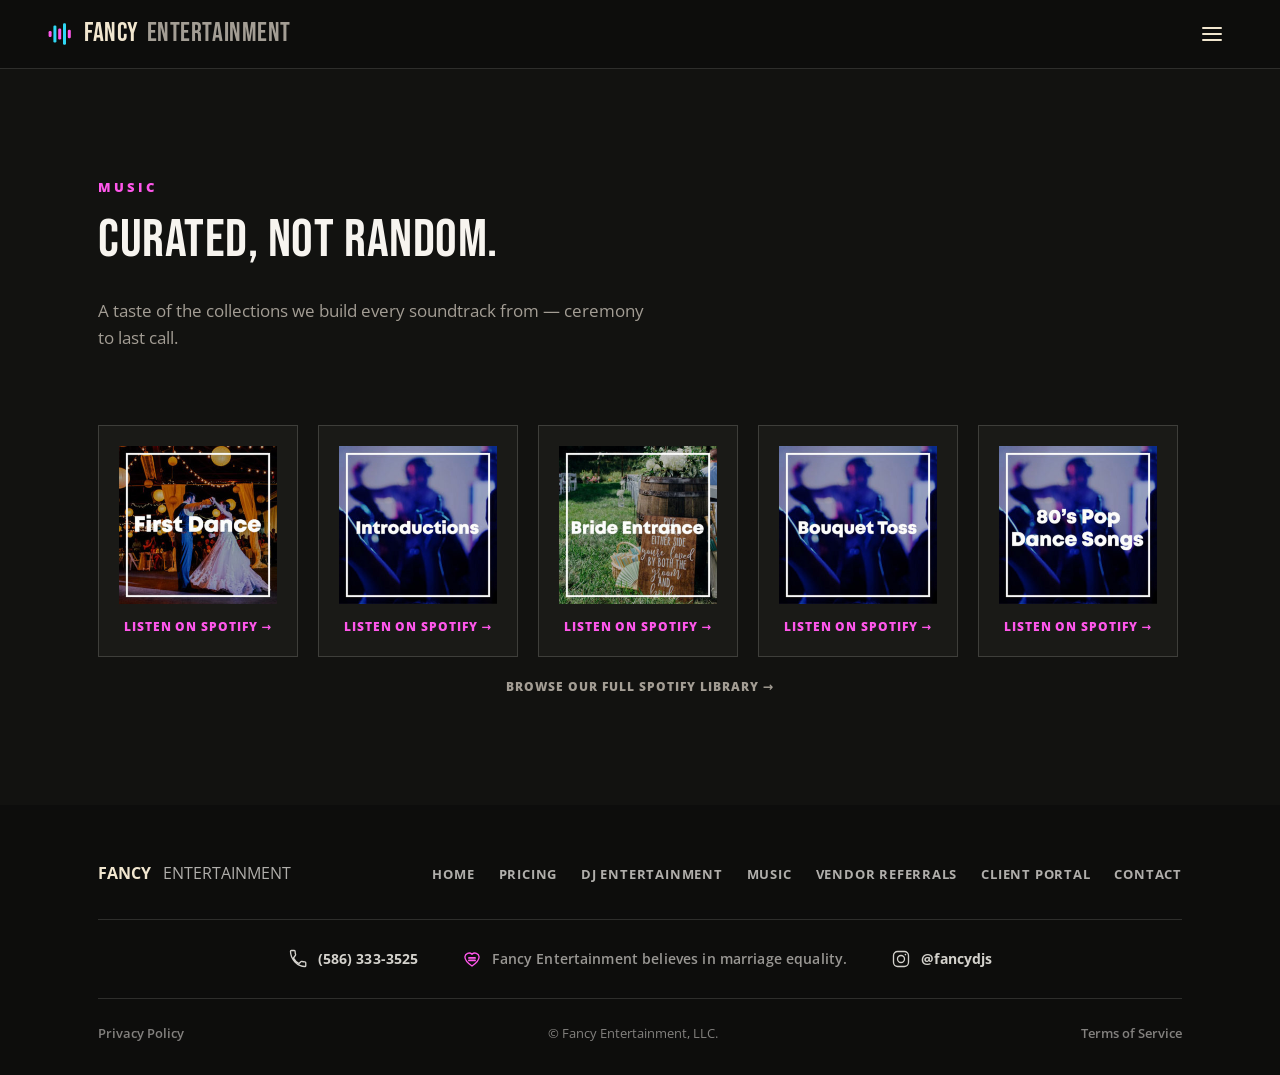
<file: music/index.html>
<!DOCTYPE html>
<html lang="en">
<head>
<meta charset="UTF-8">
<meta name="viewport" content="width=device-width, initial-scale=1.0">
<title>Wedding Music &amp; Playlists | Fancy Entertainment</title>
<meta name="description" content="Browse real wedding reception playlists — first dance, ceremony, dinner, and dance floor hits — curated by your Metro Detroit wedding DJ.">
<link rel="canonical" href="https://www.fancydjs.com/music">
<link rel="icon" href="/favicon.svg" type="image/svg+xml">
<link rel="icon" href="/favicon.ico" sizes="any">
<link rel="apple-touch-icon" href="/apple-touch-icon.png">
<link rel="preload" as="font" type="font/woff2" href="/fonts/bebas-neue-400.woff2" crossorigin>
<link rel="preload" as="font" type="font/woff2" href="/fonts/open-sans-400.woff2" crossorigin>
<link rel="preload" as="font" type="font/woff2" href="/fonts/open-sans-700.woff2" crossorigin>
<link rel="preload" as="font" type="font/woff2" href="/fonts/open-sans-800.woff2" crossorigin>
<style>@font-face {
    font-family: 'Bebas Neue';
    font-style: normal;
    font-weight: 400;
    font-display: swap;
    src: url(/fonts/bebas-neue-400.woff2) format('woff2');
  }
  @font-face {
    font-family: 'Open Sans';
    font-style: normal;
    font-weight: 400;
    font-display: swap;
    src: url(/fonts/open-sans-400.woff2) format('woff2');
  }
  @font-face {
    font-family: 'Open Sans';
    font-style: normal;
    font-weight: 600;
    font-display: swap;
    src: url(/fonts/open-sans-600.woff2) format('woff2');
  }
  @font-face {
    font-family: 'Open Sans';
    font-style: normal;
    font-weight: 700;
    font-display: swap;
    src: url(/fonts/open-sans-700.woff2) format('woff2');
  }
  @font-face {
    font-family: 'Open Sans';
    font-style: normal;
    font-weight: 800;
    font-display: swap;
    src: url(/fonts/open-sans-800.woff2) format('woff2');
  }

  :root {
    --ink: #0d0d0c;
    --paper: #f1e6cf;
    --magenta: #ff57eb;
    --magenta-deep: #c81fb0;
    --magenta-darker: #8f007e;
    --cyan: #2fd8f5;
    --gray: #8f8a82;

    --bg: #121210;
    --bg-raised: #1a1a17;
    --fg: #f7f4ef;
    --fg-muted: #a39d94;
    --line: rgba(247,244,239,0.14);
    --card-bg: #1a1a17;
    --card-line: rgba(247,244,239,0.16);
    --tick-fg: rgba(247,244,239,0.07);

    --nav-bg: var(--ink);
    --nav-fg: var(--paper);
    --hero-bg: var(--ink);
    --hero-fg: var(--paper);

    --font-display: 'Bebas Neue', 'Arial Narrow', sans-serif;
    --font-body: 'Open Sans', system-ui, sans-serif;
  }

  * { box-sizing: border-box; }
  html, body { margin: 0; padding: 0; }
  .skip-link {
    position: absolute;
    left: -9999px;
    top: 0;
    background: var(--magenta);
    color: var(--ink);
    padding: 12px 20px;
    z-index: 999;
    font-weight: 700;
    font-size: 0.9rem;
    text-decoration: none;
  }
  .skip-link:focus {
    left: 16px;
    top: 16px;
  }
  body {
    background: var(--bg);
    color: var(--fg);
    font-family: var(--font-body);
    font-size: 16px;
    line-height: 1.6;
    -webkit-font-smoothing: antialiased;
    overflow-x: hidden;
  }
  img { max-width: 100%; display: block; }
  a { color: inherit; }
  .wrap {
    max-width: 1180px;
    margin: 0 auto;
    padding: 0 clamp(20px, 5vw, 48px);
  }
  h1, h2, h3 {
    font-family: var(--font-display);
    font-weight: 400;
    line-height: 1.02;
    letter-spacing: 0.01em;
    margin: 0;
  }
  h2, h3 {
    text-wrap: balance;
  }
  .accent {
    color: var(--magenta);
  }
  .eyebrow {
    font-family: var(--font-body);
    font-weight: 800;
    font-size: 0.82rem;
    letter-spacing: 0.22em;
    text-transform: uppercase;
    color: var(--magenta);
  }
  .eyebrow.cyan { color: var(--cyan); }
  button, .btn {
    font-family: var(--font-body);
    cursor: pointer;
  }
  .btn {
    display: inline-flex;
    align-items: center;
    justify-content: center;
    text-align: center;
    gap: 10px;
    font-weight: 800;
    font-size: 0.85rem;
    letter-spacing: 0.08em;
    text-transform: uppercase;
    text-decoration: none;
    padding: 16px 28px;
    border: 2px solid transparent;
    transition: transform 0.15s ease, background 0.15s ease, color 0.15s ease, border-color .15s ease;
  }
  .btn:focus-visible { outline: 3px solid var(--cyan); outline-offset: 3px; }
  a:focus-visible, summary:focus-visible, button:focus-visible { outline: 2px solid var(--cyan); outline-offset: 3px; border-radius: 3px; }
  .btn-solid {
    background: var(--magenta-deep);
    color: #ffffff;
  }
  .btn-solid:hover { transform: translateY(-2px); background: var(--magenta-darker); }
  .btn-outline {
    background: transparent;
    color: var(--hero-fg);
    border-color: currentColor;
  }
  .btn-outline:hover { transform: translateY(-2px); background: var(--hero-fg); color: var(--hero-bg); }

  /* ---------- NAV ---------- */
  header.site-nav {
    position: sticky;
    top: 0;
    z-index: 50;
    background: var(--nav-bg);
    color: var(--nav-fg);
    border-bottom: 1px solid rgba(247,244,239,0.14);
  }
  .nav-inner {
    display: flex;
    align-items: center;
    justify-content: space-between;
    padding: 14px clamp(20px, 5vw, 48px);
    gap: 24px;
  }
  .logo {
    display: flex;
    align-items: center;
    gap: 12px;
    text-decoration: none;
  }
  .logo-wave { width: 24px; height: 24px; flex: none; }
  .logo-text {
    display: inline-flex;
    align-items: baseline;
    white-space: nowrap;
    font-family: var(--font-display);
    font-size: 1.7rem;
    letter-spacing: 0.02em;
    color: var(--paper);
    line-height: 1;
  }
  .logo-sub {
    font-family: var(--font-display);
    font-size: 1.7rem;
    letter-spacing: 0.02em;
    color: var(--fg-muted);
    margin-left: 8px;
  }
  .nav-links {
    display: flex;
    gap: 28px;
    list-style: none;
    margin: 0;
    padding: 0;
  }
  .nav-links a {
    display: block;
    text-align: center;
    font-size: 0.78rem;
    font-weight: 700;
    letter-spacing: 0.1em;
    text-transform: uppercase;
    text-decoration: none;
    opacity: 0.82;
    position: relative;
    padding-bottom: 4px;
  }
  .nav-links a:hover { opacity: 1; }
  .nav-links a::after {
    content: "";
    position: absolute;
    left: 0; right: 100%; bottom: -2px;
    height: 2px;
    background: var(--magenta);
    transition: right .2s ease;
  }
  .nav-links a:hover::after { right: 0; }
  .nav-links a.active { color: var(--magenta); opacity: 1; }
  .nav-links a.active::after { right: 0; }
  .nav-cta { display: none; }
  @media (min-width: 1360px) { .nav-cta { display: inline-flex; } }
  .nav-links { display: none; }
  @media (min-width: 1360px) { .nav-links { display: flex; } }

  .mobile-nav { }
  @media (min-width: 1360px) { .mobile-nav { display: none; } }
  .mobile-nav-toggle {
    display: flex;
    align-items: center;
    justify-content: center;
    width: 40px;
    height: 40px;
    cursor: pointer;
    list-style: none;
    color: var(--nav-fg);
  }
  .mobile-nav-toggle::-webkit-details-marker { display: none; }
  .mobile-nav-toggle svg { width: 24px; height: 24px; }
  .mobile-nav-panel {
    position: absolute;
    top: calc(100% + 1px);
    right: 0;
    left: 0;
    background: var(--ink);
    border-bottom: 1px solid rgba(247,244,239,0.14);
    padding: 8px clamp(20px, 5vw, 48px) 24px;
    display: flex;
    flex-direction: column;
    gap: 4px;
  }
  .mobile-nav-panel ul {
    list-style: none;
    margin: 0;
    padding: 0;
    display: flex;
    flex-direction: column;
  }
  .mobile-nav-panel li a {
    display: block;
    padding: 14px 0;
    font-size: 0.9rem;
    font-weight: 700;
    letter-spacing: 0.06em;
    text-transform: uppercase;
    text-decoration: none;
    color: var(--paper);
    border-bottom: 1px solid rgba(247,244,239,0.1);
  }
  .mobile-nav-panel li a.active { color: var(--magenta); }
  .mobile-nav-panel .btn { margin-top: 16px; align-self: flex-start; }


  /* ---------- HERO ---------- */
  .hero {
    position: relative;
    background: var(--hero-bg);
    color: var(--hero-fg);
    overflow: hidden;
    padding: clamp(64px, 12vw, 128px) 0 clamp(56px, 9vw, 96px);
  }
  .hero-media {
    position: absolute;
    inset: 0;
    z-index: 0;
    overflow: hidden;
  }
  .hero-media video {
    width: 100%;
    height: 100%;
    object-fit: cover;
    filter: saturate(0.85) brightness(0.72);
  }
  .hero-scrim {
    position: absolute;
    inset: 0;
    background:
      linear-gradient(100deg, rgba(13,13,12,0.94) 8%, rgba(13,13,12,0.8) 34%, rgba(13,13,12,0.4) 66%, rgba(13,13,12,0.68) 100%),
      linear-gradient(0deg, rgba(13,13,12,0.75), transparent 40%);
  }
  .beam-field {
    position: absolute;
    inset: -20% -10%;
    pointer-events: none;
    z-index: 1;
    opacity: 0.45;
  }
  .beam {
    position: absolute;
    width: 220%;
    height: 120px;
    left: -60%;
    top: 30%;
    filter: blur(6px);
    mix-blend-mode: screen;
    transform-origin: center;
  }
  .beam.b1 {
    background: linear-gradient(90deg, transparent, rgba(255,87,235,0.55), transparent);
    animation: sweep1 14s ease-in-out infinite;
  }
  .beam.b2 {
    top: 55%;
    background: linear-gradient(90deg, transparent, rgba(47,216,245,0.5), transparent);
    animation: sweep2 18s ease-in-out infinite;
  }
  .beam.b3 {
    top: 10%;
    height: 90px;
    background: linear-gradient(90deg, transparent, rgba(255,87,235,0.3), transparent);
    animation: sweep1 22s ease-in-out infinite reverse;
  }
  @keyframes sweep1 {
    0%, 100% { transform: rotate(-8deg) translateY(0); }
    50% { transform: rotate(6deg) translateY(30px); }
  }
  @keyframes sweep2 {
    0%, 100% { transform: rotate(10deg) translateY(0); }
    50% { transform: rotate(-6deg) translateY(-24px); }
  }
  @media (prefers-reduced-motion: reduce) {
    .beam { animation: none !important; }
  }
  .hero-inner { position: relative; z-index: 2; }
  .hero-kicker {
    display: flex;
    align-items: center;
    gap: 12px;
    margin-bottom: 22px;
    font-size: 0.78rem;
    font-weight: 700;
    letter-spacing: 0.14em;
    text-transform: uppercase;
    color: var(--cyan);
  }
  .hero-kicker .dot {
    width: 8px; height: 8px; border-radius: 50%;
    background: var(--magenta);
    box-shadow: 0 0 0 4px rgba(255,87,235,0.2);
  }
  .hero h1 {
    font-size: clamp(2.6rem, 7vw, 5.6rem);
    line-height: 0.94;
    max-width: 19ch;
    letter-spacing: 0.005em;
  }
  .hero p.lede {
    max-width: 52ch;
    margin-top: 26px;
    font-size: clamp(1.05rem, 2vw, 1.25rem);
    color: rgba(247,244,239,0.78);
  }
  .hero-byline {
    margin-top: 18px;
    font-size: 0.95rem;
    color: rgba(247,244,239,0.6);
  }
  .hero-actions {
    display: flex;
    flex-wrap: wrap;
    gap: 16px;
    margin-top: 40px;
  }

  /* ---------- TICKET STAT STRIP ---------- */
  .stat-strip {
    background: var(--card-bg);
    border-bottom: 1px dashed var(--card-line);
  }
  .stat-row {
    display: grid;
    grid-template-columns: repeat(4, 1fr);
    padding: 28px 0;
  }
  @media (max-width: 640px) {
    .stat-row { grid-template-columns: repeat(2, 1fr); row-gap: 24px; }
    .stat:nth-child(odd) { border-left: none; }
    .stat:nth-child(even) { border-left: 1px dashed var(--card-line); }
  }
  .stat {
    padding: 8px 24px;
    border-left: 1px dashed var(--card-line);
    text-align: center;
  }
  .stat:first-child { border-left: none; }
  .stat b {
    display: block;
    font-family: var(--font-display);
    font-size: clamp(2rem, 4vw, 2.8rem);
    color: var(--fg);
  }
  .stat span {
    font-size: 0.76rem;
    letter-spacing: 0.1em;
    text-transform: uppercase;
    color: var(--fg-muted);
    font-weight: 700;
  }

  .as-seen-on { background: var(--bg-raised, var(--bg)); border-bottom: 1px solid var(--card-line); }
  .aso-inner {
    display: flex;
    flex-wrap: wrap;
    align-items: center;
    justify-content: center;
    gap: 24px;
    padding: 26px 0;
  }
  .aso-label {
    font-size: 0.72rem;
    font-weight: 800;
    letter-spacing: 0.18em;
    text-transform: uppercase;
    color: var(--fg-muted);
  }
  .aso-badges { display: flex; align-items: center; gap: 18px; flex-wrap: wrap; }
  .badge-slot {
    width: 96px;
    height: 96px;
    border-radius: 10px;
    display: flex;
    align-items: center;
    justify-content: center;
    text-align: center;
    padding: 10px;
    overflow: hidden;
  }
  .badge-slot span {
    font-size: 0.62rem;
    line-height: 1.35;
    font-weight: 700;
    letter-spacing: 0.02em;
    text-transform: uppercase;
    color: var(--fg-muted);
  }
  .badge-slot img { max-width: 100%; max-height: 100%; object-fit: contain; }
  .badge-slot-round { border-radius: 50%; }

  /* ---------- SECTION GENERIC ---------- */
  section { padding: clamp(64px, 10vw, 108px) 0; }
  .section-head {
    display: flex;
    flex-direction: column;
    gap: 14px;
    max-width: 62ch;
    margin-bottom: 48px;
  }
  .section-head h2 {
    font-size: clamp(2.2rem, 5vw, 3.4rem);
  }
  .section-head p { color: var(--fg-muted); font-size: 1.05rem; max-width: 55ch; }

  /* ---------- RIDER / INCLUDED ---------- */
  .rider {
    background: var(--bg-raised, var(--bg));
  }
  .theme-cards {
    display: grid;
    grid-template-columns: 1fr 1fr;
    gap: 20px;
  }
  @media (max-width: 640px) {
    .theme-cards { grid-template-columns: 1fr; }
  }
  .theme-card {
    background: var(--card-bg);
    border: 1px solid var(--card-line);
    padding: 28px;
  }
  .theme-card .tc-label {
    display: block;
    font-size: 0.75rem;
    letter-spacing: 0.12em;
    text-transform: uppercase;
    color: var(--fg-muted);
    font-weight: 700;
    margin-bottom: 18px;
  }
  .theme-card ul { list-style: none; margin: 0; padding: 0; display: flex; flex-direction: column; gap: 20px; }
  .theme-card li { display: flex; gap: 14px; }
  .theme-card li svg { flex: none; width: 22px; height: 22px; color: var(--magenta); margin-top: 2px; }
  .theme-card li h4 { font-size: 0.95rem; font-weight: 700; margin: 0 0 4px; color: var(--fg); font-family: var(--font-body); }
  .theme-card li p { font-size: 0.85rem; color: var(--fg-muted); margin: 0; line-height: 1.5; }

  /* ---------- VENDOR DIRECTORY ---------- */
  .vendor-directory {
    border-top: 1px solid var(--card-line);
  }
  .vd-row {
    display: grid;
    grid-template-columns: 1fr;
    gap: 10px;
    padding: 22px 0;
    border-bottom: 1px solid var(--card-line);
  }
  @media (min-width: 640px) {
    .vd-row { grid-template-columns: 200px 1fr; gap: 24px; align-items: start; }
  }
  .vd-category {
    display: flex;
    align-items: center;
    gap: 10px;
    font-size: 0.76rem;
    font-weight: 800;
    letter-spacing: 0.1em;
    text-transform: uppercase;
    color: var(--fg-muted);
  }
  .vd-category svg { flex: none; width: 20px; height: 20px; }
  .vd-names { display: grid; grid-template-columns: 1fr; gap: 10px; }
  @media (min-width: 900px) { .vd-names { grid-template-columns: repeat(2, 1fr); } }
  .vd-card {
    display: flex;
    flex-direction: column;
    gap: 4px;
    border: 1px solid var(--card-line);
    background: var(--card-bg);
    padding: 14px 16px;
    text-decoration: none;
    color: inherit;
    transition: border-color 0.15s ease, transform 0.15s ease;
  }
  .vd-card:hover { border-color: var(--magenta); transform: translateY(-2px); }
  .vd-name { font-weight: 700; font-size: 0.92rem; color: var(--fg); }
  .vd-card:hover .vd-name { color: var(--magenta); }
  .vd-desc { font-size: 0.82rem; color: var(--fg-muted); line-height: 1.5; }
  .vd-chip-muted { color: var(--fg-muted); font-weight: 400; border-style: dashed; }
  aa.vd-row-open .vd-category { color: var(--magenta); }
  .vd-chip-open {
    border-style: dashed;
    border-color: var(--magenta);
    color: var(--magenta);
    background: transparent;
    font-weight: 700;
  }

  /* ---------- TESTIMONIAL ---------- */
  .testimonial {
    background: var(--ink);
    color: var(--paper);
    position: relative;
    padding: clamp(48px, 7vw, 80px) 0;
  }
  .testimonial::after {
    content: '';
    position: absolute;
    bottom: 0;
    left: 0;
    right: 0;
    height: 1px;
    background: linear-gradient(90deg, transparent, rgba(255,87,235,0.5), transparent);
  }
  .testimonial-wrap {
    overflow: hidden;
    margin-top: 28px;
    padding-top: 4px;
    padding-bottom: 4px;
  }
  .testimonial-track {
    display: flex;
    align-items: stretch;
    gap: 0;
    width: max-content;
    animation: testimonialScroll 120s linear infinite;
  }
  .testimonial-wrap.paused .testimonial-track { animation-play-state: paused; }
  @keyframes testimonialScroll {
    from { transform: translateX(0); }
    to { transform: translateX(-50%); }
  }
  .testimonial-card {
    flex: none;
    box-sizing: border-box;
    width: 440px;
    padding-right: 40px;
    margin-right: 40px;
    border-right: 1px dashed rgba(247,244,239,0.16);
  }
  .testimonial-card blockquote {
    margin: 0;
    font-family: var(--font-display);
    font-size: clamp(1.05rem, 1.8vw, 1.35rem);
    line-height: 1.2;
    letter-spacing: 0.01em;
    color: var(--paper);
    display: -webkit-box;
    -webkit-box-orient: vertical;
    -webkit-line-clamp: 10;
    overflow: hidden;
  }
  .testimonial-card cite {
    display: block;
    margin-top: 16px;
    font-style: normal;
    font-weight: 700;
    letter-spacing: 0.08em;
    text-transform: uppercase;
    font-size: 0.85rem;
    color: var(--cyan);
  }

  /* ---------- PRICING PANEL ---------- */
  .year-cards {
    display: grid;
    grid-template-columns: 1fr 1fr;
    gap: 20px;
    margin-bottom: 24px;
  }
  @media (max-width: 640px) {
    .year-cards { grid-template-columns: 1fr; }
  }
  .year-card {
    background: var(--card-bg);
    border: 1px solid var(--card-line);
    padding: 28px;
  }
  .year-card-featured { border-color: var(--magenta); }
  .yc-year {
    display: block;
    font-size: 0.78rem;
    letter-spacing: 0.1em;
    text-transform: uppercase;
    color: var(--fg-muted);
    font-weight: 700;
  }
  .yc-price {
    display: block;
    font-family: var(--font-display);
    font-size: 2.6rem;
    color: var(--fg);
    margin: 8px 0 18px;
  }
  .year-card ul { list-style: none; margin: 0; padding: 0; display: flex; flex-direction: column; gap: 10px; }
  .year-card li { font-size: 0.92rem; padding-left: 20px; position: relative; }
  .year-card li::before {
    content: "";
    position: absolute; left: 0; top: 8px;
    width: 7px; height: 7px;
    background: var(--magenta);
  }
  .rate-note { text-align: center; margin: 0 0 24px; font-size: 0.82rem; color: var(--fg-muted); }
  .lock-callout {
    background: var(--ink);
    color: rgba(247,244,239,0.85);
    padding: 18px 24px;
    text-align: center;
    font-size: 0.95rem;
    margin-bottom: 24px;
  }
  .lock-callout strong {
    color: var(--magenta);
    font-family: var(--font-display);
    font-size: 1.15rem;
    font-weight: 400;
    letter-spacing: 0.02em;
  }
  .addons-chips {
    display: flex;
    gap: 16px;
    flex-wrap: wrap;
    justify-content: center;
  }
  .addon-chip {
    display: flex;
    flex-direction: column;
    gap: 4px;
    background: var(--card-bg);
    border: 1px solid var(--card-line);
    padding: 14px 20px;
    max-width: 340px;
  }
  .addon-chip-title { font-size: 0.9rem; font-weight: 700; }
  .addon-chip-title b { color: var(--magenta); font-family: var(--font-display); font-weight: 400; font-size: 1.05rem; }
  .addon-chip-desc { font-size: 0.8rem; color: var(--fg-muted); line-height: 1.4; }

  /* ---------- HOW IT WORKS ---------- */
  .timeline { display: flex; flex-direction: column; }
  .tl-item {
    display: grid;
    grid-template-columns: 80px 1fr;
    gap: 20px;
    padding: 26px 0;
    border-top: 1px solid var(--card-line);
  }
  .tl-item:last-child { border-bottom: 1px solid var(--card-line); }
  .tl-num {
    font-family: var(--font-display);
    font-size: 2.4rem;
    color: var(--magenta);
    line-height: 1;
  }
  .tl-body h3 { font-family: var(--font-body); font-weight: 800; font-size: 1.08rem; margin-bottom: 6px; text-transform: uppercase; letter-spacing: 0.02em; }
  .tl-body p { margin: 0; color: var(--fg-muted); max-width: 62ch; }

  /* ---------- VENUE TICKER ---------- */
  .ticker-section { background: var(--ink); color: var(--paper); overflow: hidden; padding: 56px 0; }
  .ticker-section .section-head { color: var(--paper); }
  .ticker-section .section-head p { color: rgba(247,244,239,0.6); }
  .ticker-row { display: flex; white-space: nowrap; }
  .ticker-track {
    display: flex;
    gap: 0;
    animation: scrollLeft 60s linear infinite;
  }
  .ticker-row.reverse .ticker-track { animation: scrollRight 70s linear infinite; }
  .ticker-track span {
    font-family: var(--font-display);
    font-size: clamp(1.3rem, 3vw, 2rem);
    padding: 0 28px;
    display: inline-flex;
    align-items: center;
    gap: 28px;
    color: rgba(247,244,239,0.85);
  }
  .ticker-track span::after {
    content: "\2726";
    color: var(--magenta);
    font-size: 0.9rem;
  }
  @keyframes scrollLeft {
    from { transform: translateX(0); }
    to { transform: translateX(-20%); }
  }
  @keyframes scrollRight {
    from { transform: translateX(-20%); }
    to { transform: translateX(0); }
  }
  @media (prefers-reduced-motion: reduce) {
    .ticker-track { animation: none; }
  }
  .ticker-row { margin-bottom: 8px; }

  /* ---------- MUSIC CRATE ---------- */
  .crate-wrap {
    overflow: hidden;
    margin-top: 24px;
    padding-top: 8px;
  }
  .crate-track {
    display: flex;
    gap: 20px;
    width: max-content;
    animation: crateScroll 90s linear infinite;
  }
  .crate-wrap.paused .crate-track { animation-play-state: paused; }
  @keyframes crateScroll {
    from { transform: translateX(0); }
    to { transform: translateX(-50%); }
  }
  .sleeve {
    flex: none;
    width: 200px;
    background: var(--card-bg);
    border: 1px solid var(--card-line);
    padding: 20px;
    text-decoration: none;
    color: inherit;
    display: block;
    text-align: center;
    transition: border-color 0.15s ease, transform 0.15s ease;
  }
  .sleeve:hover { border-color: var(--magenta); transform: translateY(-4px); }
  .sleeve-art {
    width: 100%;
    aspect-ratio: 1;
    background: linear-gradient(135deg, var(--magenta), var(--cyan));
    margin-bottom: 14px;
    display: flex;
    align-items: center;
    justify-content: center;
    overflow: hidden;
  }
  .sleeve-art svg { width: 34px; height: 34px; color: rgba(13,13,12,0.55); }
  .sleeve-art img { width: 100%; height: 100%; object-fit: cover; display: block; }
  .crate-more {
    display: block;
    text-align: center;
    margin-top: 20px;
    font-size: 0.78rem;
    font-weight: 800;
    letter-spacing: 0.08em;
    text-transform: uppercase;
    text-decoration: none;
    color: var(--fg-muted);
  }
  .crate-more:hover { color: var(--magenta); }
  .sleeve-listen {
    display: block;
    text-align: center;
    font-size: 0.72rem;
    font-weight: 800;
    letter-spacing: 0.08em;
    text-transform: uppercase;
    color: var(--magenta);
  }

  .vendor-chips {
    display: flex;
    flex-wrap: wrap;
    gap: 12px;
    margin-top: 8px;
  }
  .vendor-chips span {
    border: 1px solid var(--card-line);
    padding: 8px 16px;
    font-size: 0.82rem;
    font-weight: 700;
    letter-spacing: 0.03em;
    text-transform: uppercase;
    color: var(--fg-muted);
  }

  /* ---------- FAQ ---------- */
  .faq-list { border-top: 1px solid var(--card-line); }
  .faq-item { border-bottom: 1px solid var(--card-line); }
  .faq-item summary {
    display: flex;
    align-items: center;
    gap: 16px;
    padding: 20px 4px;
    cursor: pointer;
    list-style: none;
    font-family: var(--font-body);
    font-weight: 700;
    font-size: 1rem;
  }
  .faq-item summary::-webkit-details-marker { display: none; }
  .faq-chevron {
    flex: none;
    width: 16px;
    height: 16px;
    margin-left: auto;
    color: var(--fg-muted);
    transition: transform 0.2s ease;
  }
  .faq-item[open] .faq-chevron { transform: rotate(180deg); color: var(--magenta); }
  .faq-body {
    padding: 0 4px 22px;
    color: var(--fg-muted);
    font-size: 0.94rem;
    max-width: 68ch;
  }

  /* ---------- CONTACT FORM (Dubsado embed) ---------- */
  .dubsado-embed {
    max-width: 640px;
  }
  .dubsado-embed iframe {
    display: block;
    border: none;
  }

  /* ---------- FOOTER ---------- */
  footer {
    background: var(--ink);
    color: rgba(247,244,239,0.7);
    padding: 56px 0 32px;
  }
  .footer-top {
    display: flex;
    flex-wrap: wrap;
    justify-content: space-between;
    gap: 32px;
    padding-bottom: 32px;
    border-bottom: 1px solid rgba(247,244,239,0.14);
  }
  .footer-top .logo b { color: var(--paper); }
  .footer-links { display: flex; gap: 24px; flex-wrap: wrap; list-style: none; margin: 0; padding: 0; }
  .footer-links a { font-size: 0.82rem; font-weight: 700; letter-spacing: 0.06em; text-transform: uppercase; text-decoration: none; color: rgba(247,244,239,0.7); }
  .footer-links a:hover { color: var(--magenta); }
  .footer-info-bar {
    display: flex;
    flex-direction: row;
    justify-content: center;
    align-items: center;
    gap: 20px 44px;
    padding: 28px 0;
    border-bottom: 1px solid rgba(247,244,239,0.14);
  }
  @media (max-width: 700px) {
    .footer-info-bar { flex-direction: column; }
  }
  .fi-item {
    display: flex;
    align-items: center;
    gap: 10px;
    font-size: 0.85rem;
    font-weight: 700;
    letter-spacing: 0.01em;
    text-decoration: none;
    color: rgba(247,244,239,0.85);
    white-space: nowrap;
  }
  .fi-item svg { flex: none; width: 20px; height: 20px; }
  a.fi-item:hover { color: var(--magenta); }
  .fi-pride {
    color: rgba(247,244,239,0.6);
    font-weight: 600;
    white-space: nowrap;
  }
  @media (max-width: 700px) {
    .fi-pride { white-space: normal; }
  }
  .fi-pride svg { color: var(--magenta); }
  .footer-bottom {
    display: flex;
    flex-direction: row;
    align-items: center;
    justify-content: space-between;
    gap: 12px 24px;
    padding-top: 24px;
    font-size: 0.8rem;
    color: rgba(247,244,239,0.5);
    text-align: center;
  }
  @media (max-width: 500px) {
    .footer-bottom { flex-direction: column; }
  }
  .footer-bottom p { margin: 0 auto; }
  .footer-bottom a {
    text-decoration: none;
    color: rgba(247,244,239,0.5);
    font-weight: 600;
  }
  .footer-bottom a:hover { color: var(--magenta); }

  ::selection { background: var(--magenta-deep); color: #fff; }

  /* ---------- EXPLORE GRID (home) ---------- */
  .explore-grid {
    display: grid;
    grid-template-columns: 1fr;
    gap: 20px;
  }
  @media (min-width: 720px) { .explore-grid { grid-template-columns: repeat(3, 1fr); } }
  @media (min-width: 1000px) { .explore-grid { grid-template-columns: repeat(5, 1fr); } }
  .explore-card {
    display: flex;
    flex-direction: column;
    gap: 10px;
    background: var(--card-bg);
    border: 1px solid var(--card-line);
    padding: 24px;
    text-decoration: none;
    color: inherit;
    transition: border-color 0.15s ease, transform 0.15s ease;
  }
  .explore-card:hover { border-color: var(--magenta); transform: translateY(-4px); }
  .explore-card svg { width: 28px; height: 28px; color: var(--magenta); }
  .explore-card h3 { font-family: var(--font-body); font-weight: 700; font-size: 1.05rem; }
  .explore-card p { color: var(--fg-muted); font-size: 0.88rem; margin: 0; flex: 1; }
  .explore-arrow { font-size: 0.74rem; font-weight: 800; letter-spacing: 0.06em; text-transform: uppercase; color: var(--magenta); white-space: nowrap; }

  /* ---------- LEGAL PAGES ---------- */
  .legal-content { max-width: 68ch; }
  .legal-content h3 { font-size: 1.4rem; margin: 40px 0 12px; }
  .legal-content h3:first-child { margin-top: 0; }
  .legal-content p { color: var(--fg-muted); font-size: 1rem; line-height: 1.7; margin: 0 0 16px; }
  .legal-content ul { color: var(--fg-muted); font-size: 1rem; line-height: 1.7; padding-left: 20px; margin: 0 0 16px; }
  .legal-content li { margin-bottom: 6px; }

  /* ---------- CONTACT (centered) ---------- */
  #contact .section-head { align-items: center; text-align: center; margin-left: auto; margin-right: auto; }
  #contact .dubsado-embed { margin-left: auto; margin-right: auto; }

  /* ---------- 404 (centered) ---------- */
  #not-found { padding: clamp(100px, 16vw, 180px) 0; }
  #not-found .section-head { align-items: center; text-align: center; margin-left: auto; margin-right: auto; max-width: 56ch; }
  #not-found .hero-actions { justify-content: center; }

  /* ---------- STICKY MOBILE CTA ---------- */
  .sticky-mobile-cta { display: none; }
  @media (max-width: 640px) {
    .sticky-mobile-cta {
      display: flex;
      align-items: center;
      justify-content: center;
      position: fixed;
      left: 0;
      right: 0;
      bottom: 0;
      z-index: 60;
      background: var(--magenta-deep);
      color: #ffffff;
      text-decoration: none;
      font-weight: 800;
      font-size: 0.85rem;
      letter-spacing: 0.08em;
      text-transform: uppercase;
      padding: 16px 20px calc(16px + env(safe-area-inset-bottom));
      box-shadow: 0 -4px 16px rgba(13,13,12,0.18);
    }
    .sticky-mobile-cta + footer { padding-bottom: calc(72px + env(safe-area-inset-bottom)); }
  }</style>
<meta property="og:type" content="website">
<meta property="og:site_name" content="Fancy Entertainment">
<meta property="og:title" content="Wedding Music &amp; Playlists | Fancy Entertainment">
<meta property="og:description" content="Browse real wedding reception playlists — first dance, ceremony, dinner, and dance floor hits — curated by your Metro Detroit wedding DJ.">
<meta property="og:url" content="https://www.fancydjs.com/music">
<meta property="og:image" content="https://www.fancydjs.com/images/og-image.jpg">
<meta name="twitter:card" content="summary_large_image">
<meta name="twitter:title" content="Wedding Music &amp; Playlists | Fancy Entertainment">
<meta name="twitter:description" content="Browse real wedding reception playlists — first dance, ceremony, dinner, and dance floor hits — curated by your Metro Detroit wedding DJ.">
<meta name="twitter:image" content="https://www.fancydjs.com/images/og-image.jpg">
<script>
  window.dataLayer = window.dataLayer || [];
  function gtag(){dataLayer.push(arguments);}
  gtag('js', new Date());
  gtag('config', 'G-C7B83X2B8D');
  window.addEventListener('load', function() {
    var s = document.createElement('script');
    s.async = true;
    s.src = 'https://www.googletagmanager.com/gtag/js?id=G-C7B83X2B8D';
    document.head.appendChild(s);
  });
</script>
<script type="application/ld+json">
{
  "@context": "https://schema.org",
  "@type": "BreadcrumbList",
  "itemListElement": [
    { "@type": "ListItem", "position": 1, "name": "Home", "item": "https://www.fancydjs.com/" },
    { "@type": "ListItem", "position": 2, "name": "Music", "item": "https://www.fancydjs.com/music" }
  ]
}
</script>
</head>
<body>
<a class="skip-link" href="#top">Skip to content</a>
<header class="site-nav">
  <div class="nav-inner">
    <a class="logo" href="/">
      <svg class="logo-wave" viewBox="0 0 40 40" aria-hidden="true">
        <rect x="1" y="15" width="5" height="10" rx="2" fill="var(--magenta)"/>
        <rect x="9" y="6" width="5" height="28" rx="2" fill="var(--cyan)"/>
        <rect x="17" y="11" width="5" height="18" rx="2" fill="var(--magenta)"/>
        <rect x="25" y="2" width="5" height="36" rx="2" fill="var(--cyan)"/>
        <rect x="33" y="13" width="5" height="14" rx="2" fill="var(--magenta)"/>
      </svg>
      <span class="logo-text">FANCY <span class="logo-sub">ENTERTAINMENT</span></span>
    </a>
    <nav>
      <ul class="nav-links">
        <li><a href="/pricing">Pricing</a></li>
        <li><a href="/dj-entertainment">DJ Entertainment</a></li>
        <li><a href="/music" class="active">Music</a></li>
        <li><a href="/vendor-referrals">Vendors</a></li>
        <li><a href="/faq">FAQ</a></li>
        <li><a href="/client-portal">Client Portal</a></li>
        <li><a href="/contact">Contact</a></li>
      </ul>
    </nav>
    <a class="btn btn-solid nav-cta" href="/contact" data-ga-cta="check_your_date" data-ga-location="nav">Check Your Date</a>
    <details class="mobile-nav">
      <summary class="mobile-nav-toggle" aria-label="Menu">
        <svg viewBox="0 0 24 24" fill="none" stroke="currentColor" stroke-width="2" stroke-linecap="round"><line x1="3" y1="6" x2="21" y2="6"/><line x1="3" y1="12" x2="21" y2="12"/><line x1="3" y1="18" x2="21" y2="18"/></svg>
      </summary>
      <div class="mobile-nav-panel">
        <ul>
          <li><a href="/pricing">Pricing</a></li>
          <li><a href="/dj-entertainment">DJ Entertainment</a></li>
          <li><a href="/music" class="active">Music</a></li>
          <li><a href="/vendor-referrals">Vendors</a></li>
          <li><a href="/faq">FAQ</a></li>
          <li><a href="/client-portal">Client Portal</a></li>
          <li><a href="/contact">Contact</a></li>
        </ul>
        <a class="btn btn-solid" href="/contact" data-ga-cta="check_your_date" data-ga-location="mobile_nav">Check Your Date</a>
      </div>
    </details>
  </div>
</header>

<main id="top">
<section id="music">
    <div class="wrap">
      <div class="section-head">
        <span class="eyebrow">Music</span>
        <h2>Curated, not random.</h2>
        <p>A taste of the collections we build every soundtrack from &mdash; ceremony to last call.</p>
      </div>
      <div class="crate-wrap" id="crate-wrap">
        <div class="crate-track" id="crate-track">
          <a class="sleeve" href="https://open.spotify.com/playlist/6oOyS5mg0E1IzLw2kVKB9q" target="_blank" rel="noopener">
            <div class="sleeve-art"><img src="/images/covers/first-dance.jpg" alt="First Dance playlist cover" loading="lazy"></div>
            <span class="sleeve-listen">Listen on Spotify &rarr;</span>
          </a>
          <a class="sleeve" href="https://open.spotify.com/playlist/4GTPfSdntj78KUSxGu0qkK" target="_blank" rel="noopener">
            <div class="sleeve-art"><img src="/images/covers/introduction-songs.jpg" alt="Introduction Songs playlist cover" loading="lazy"></div>
            <span class="sleeve-listen">Listen on Spotify &rarr;</span>
          </a>
          <a class="sleeve" href="https://open.spotify.com/playlist/5WMmyzAdAo3qCcc2g9SoO2" target="_blank" rel="noopener">
            <div class="sleeve-art"><img src="/images/covers/bride-entrance.jpg" alt="Bride Entrance playlist cover" loading="lazy"></div>
            <span class="sleeve-listen">Listen on Spotify &rarr;</span>
          </a>
          <a class="sleeve" href="https://open.spotify.com/playlist/45gIHOnPtl28SvjY20fB9P" target="_blank" rel="noopener">
            <div class="sleeve-art"><img src="/images/covers/bouquet-toss.jpg" alt="Bouquet Toss playlist cover" loading="lazy"></div>
            <span class="sleeve-listen">Listen on Spotify &rarr;</span>
          </a>
          <a class="sleeve" href="https://open.spotify.com/playlist/5HQCH5OfJvVg3jYT82rLj1" target="_blank" rel="noopener">
            <div class="sleeve-art"><img src="/images/covers/80s-pop.jpg" alt="80's Pop Dance Songs playlist cover" loading="lazy"></div>
            <span class="sleeve-listen">Listen on Spotify &rarr;</span>
          </a>
          <a class="sleeve" href="https://open.spotify.com/playlist/4FuhODvMK40ri8X8mK4NhE" target="_blank" rel="noopener">
            <div class="sleeve-art"><img src="/images/covers/90s-00s-dance.jpg" alt="90's &amp; 00's Dance Songs playlist cover" loading="lazy"></div>
            <span class="sleeve-listen">Listen on Spotify &rarr;</span>
          </a>
          <a class="sleeve" href="https://open.spotify.com/playlist/3oQonCOhRDD3KWzDmbOs5P" target="_blank" rel="noopener">
            <div class="sleeve-art"><img src="/images/covers/cake-cutting.jpg" alt="Cake Cutting playlist cover" loading="lazy"></div>
            <span class="sleeve-listen">Listen on Spotify &rarr;</span>
          </a>
          <a class="sleeve" href="https://open.spotify.com/playlist/6oOyS5mg0E1IzLw2kVKB9q" target="_blank" rel="noopener" aria-hidden="true" tabindex="-1">
            <div class="sleeve-art"><img src="/images/covers/first-dance.jpg" alt="" loading="lazy"></div>
            <span class="sleeve-listen">Listen on Spotify &rarr;</span>
          </a>
          <a class="sleeve" href="https://open.spotify.com/playlist/4GTPfSdntj78KUSxGu0qkK" target="_blank" rel="noopener" aria-hidden="true" tabindex="-1">
            <div class="sleeve-art"><img src="/images/covers/introduction-songs.jpg" alt="" loading="lazy"></div>
            <span class="sleeve-listen">Listen on Spotify &rarr;</span>
          </a>
          <a class="sleeve" href="https://open.spotify.com/playlist/5WMmyzAdAo3qCcc2g9SoO2" target="_blank" rel="noopener" aria-hidden="true" tabindex="-1">
            <div class="sleeve-art"><img src="/images/covers/bride-entrance.jpg" alt="" loading="lazy"></div>
            <span class="sleeve-listen">Listen on Spotify &rarr;</span>
          </a>
          <a class="sleeve" href="https://open.spotify.com/playlist/45gIHOnPtl28SvjY20fB9P" target="_blank" rel="noopener" aria-hidden="true" tabindex="-1">
            <div class="sleeve-art"><img src="/images/covers/bouquet-toss.jpg" alt="" loading="lazy"></div>
            <span class="sleeve-listen">Listen on Spotify &rarr;</span>
          </a>
          <a class="sleeve" href="https://open.spotify.com/playlist/5HQCH5OfJvVg3jYT82rLj1" target="_blank" rel="noopener" aria-hidden="true" tabindex="-1">
            <div class="sleeve-art"><img src="/images/covers/80s-pop.jpg" alt="" loading="lazy"></div>
            <span class="sleeve-listen">Listen on Spotify &rarr;</span>
          </a>
          <a class="sleeve" href="https://open.spotify.com/playlist/4FuhODvMK40ri8X8mK4NhE" target="_blank" rel="noopener" aria-hidden="true" tabindex="-1">
            <div class="sleeve-art"><img src="/images/covers/90s-00s-dance.jpg" alt="" loading="lazy"></div>
            <span class="sleeve-listen">Listen on Spotify &rarr;</span>
          </a>
          <a class="sleeve" href="https://open.spotify.com/playlist/3oQonCOhRDD3KWzDmbOs5P" target="_blank" rel="noopener" aria-hidden="true" tabindex="-1">
            <div class="sleeve-art"><img src="/images/covers/cake-cutting.jpg" alt="" loading="lazy"></div>
            <span class="sleeve-listen">Listen on Spotify &rarr;</span>
          </a>
        </div>
      </div>
      <a class="crate-more" href="https://open.spotify.com/user/0cvvuwr9cxmgyaek2tyvsojed" target="_blank" rel="noopener">Browse our full Spotify library &rarr;</a>
    </div>
  </section>

  
</main>

<a class="sticky-mobile-cta" href="/contact" data-ga-cta="check_your_date" data-ga-location="sticky_mobile">Check Your Date</a>
<script src="/js/crate.js"></script>

<footer>
  <div class="wrap">
    <div class="footer-top">
      <a class="logo" href="/">
        <b>FANCY</b>
        <span>ENTERTAINMENT</span>
      </a>
      <ul class="footer-links">
        <li><a href="/">Home</a></li>
        <li><a href="/pricing">Pricing</a></li>
        <li><a href="/dj-entertainment">DJ Entertainment</a></li>
        <li><a href="/music">Music</a></li>
        <li><a href="/vendor-referrals">Vendor Referrals</a></li>
        <li><a href="/client-portal">Client Portal</a></li>
        <li><a href="/contact">Contact</a></li>
      </ul>
    </div>

    <div class="footer-info-bar">
      <a class="fi-item" href="tel:5863333525">
        <svg viewBox="0 0 24 24" fill="none" stroke="currentColor" stroke-width="1.6" stroke-linecap="round" stroke-linejoin="round" aria-hidden="true"><path d="M6.6 10.8c1.4 2.8 3.8 5.2 6.6 6.6l2.2-2.2c.3-.3.7-.4 1.1-.3 1.2.4 2.5.6 3.8.6.6 0 1 .4 1 1V20c0 .6-.4 1-1 1C11.6 21 3 12.4 3 2.8c0-.6.4-1 1-1h3.5c.6 0 1 .4 1 1 0 1.3.2 2.6.6 3.8.1.4 0 .8-.3 1.1L6.6 10.8z"/></svg>
        (586) 333-3525
      </a>

      <div class="fi-item fi-pride">
        <svg viewBox="0 0 24 24" fill="none" stroke="currentColor" stroke-width="1.6" stroke-linecap="round" stroke-linejoin="round" aria-hidden="true"><path d="M12 20.5c-3.6-2.6-8.5-6.3-8.5-11A5 5 0 0 1 12 6.3 5 5 0 0 1 20.5 9.5c0 4.7-4.9 8.4-8.5 11z"/><line x1="8.3" y1="10.7" x2="15.7" y2="10.7" stroke-width="2"/><line x1="8.3" y1="13.7" x2="15.7" y2="13.7" stroke-width="2"/></svg>
        Fancy Entertainment believes in marriage equality.
      </div>

      <a class="fi-item" href="https://instagram.com/fancydjs">
        <svg viewBox="0 0 24 24" fill="none" stroke="currentColor" stroke-width="1.6" stroke-linecap="round" stroke-linejoin="round" aria-hidden="true"><rect x="3" y="3" width="18" height="18" rx="5"/><circle cx="12" cy="12" r="4.2"/><circle cx="17.3" cy="6.7" r="1" fill="currentColor" stroke="none"/></svg>
        @fancydjs
      </a>
    </div>

    <div class="footer-bottom">
      <a href="/privacy-policy">Privacy Policy</a>
      <p>&copy; Fancy Entertainment, LLC.</p>
      <a href="/terms-of-service">Terms of Service</a>
    </div>
  </div>
</footer>
<script src="/js/analytics.js"></script>
</body>
</html>
</file>
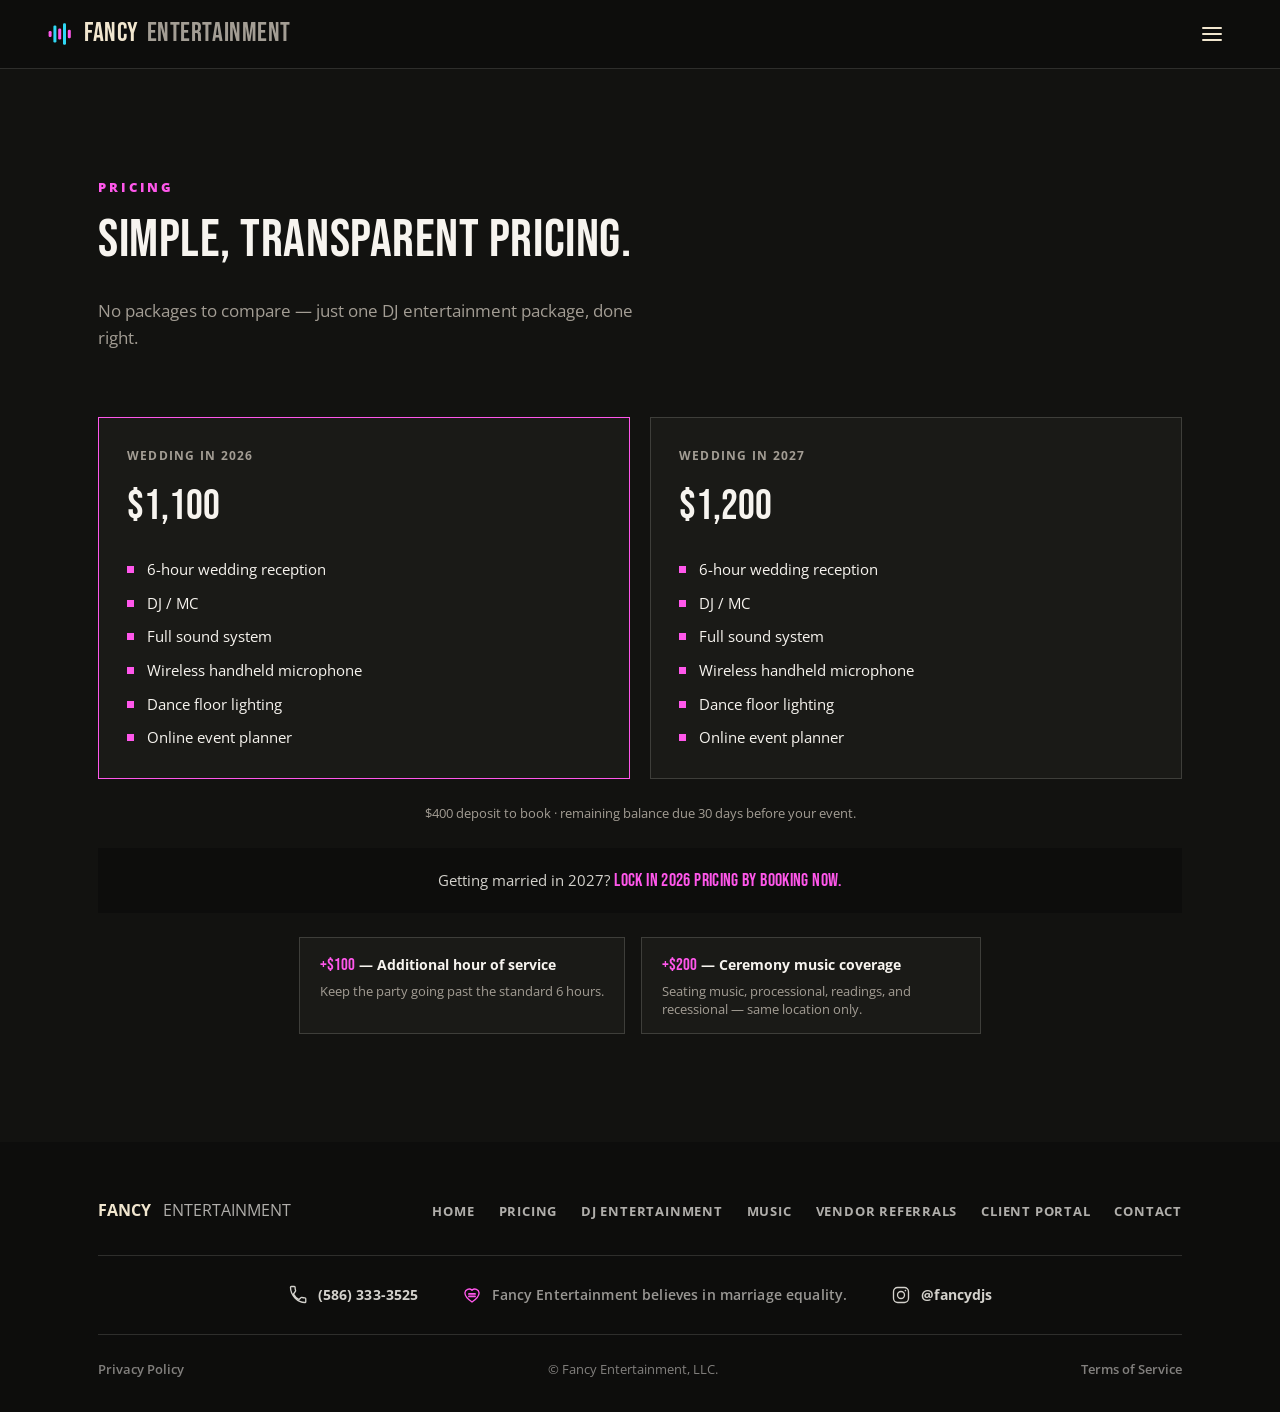
<file: pricing/index.html>
<!DOCTYPE html>
<html lang="en">
<head>
<meta charset="UTF-8">
<meta name="viewport" content="width=device-width, initial-scale=1.0">
<title>Wedding DJ Pricing Metro Detroit | Fancy Entertainment</title>
<meta name="description" content="See 2026 and 2027 wedding DJ pricing for Metro Detroit — one all-inclusive package with transparent add-ons.">
<link rel="canonical" href="https://www.fancydjs.com/pricing">
<link rel="icon" href="/favicon.svg" type="image/svg+xml">
<link rel="icon" href="/favicon.ico" sizes="any">
<link rel="apple-touch-icon" href="/apple-touch-icon.png">
<link rel="preload" as="font" type="font/woff2" href="/fonts/bebas-neue-400.woff2" crossorigin>
<link rel="preload" as="font" type="font/woff2" href="/fonts/open-sans-400.woff2" crossorigin>
<link rel="preload" as="font" type="font/woff2" href="/fonts/open-sans-700.woff2" crossorigin>
<link rel="preload" as="font" type="font/woff2" href="/fonts/open-sans-800.woff2" crossorigin>
<style>@font-face {
    font-family: 'Bebas Neue';
    font-style: normal;
    font-weight: 400;
    font-display: swap;
    src: url(/fonts/bebas-neue-400.woff2) format('woff2');
  }
  @font-face {
    font-family: 'Open Sans';
    font-style: normal;
    font-weight: 400;
    font-display: swap;
    src: url(/fonts/open-sans-400.woff2) format('woff2');
  }
  @font-face {
    font-family: 'Open Sans';
    font-style: normal;
    font-weight: 600;
    font-display: swap;
    src: url(/fonts/open-sans-600.woff2) format('woff2');
  }
  @font-face {
    font-family: 'Open Sans';
    font-style: normal;
    font-weight: 700;
    font-display: swap;
    src: url(/fonts/open-sans-700.woff2) format('woff2');
  }
  @font-face {
    font-family: 'Open Sans';
    font-style: normal;
    font-weight: 800;
    font-display: swap;
    src: url(/fonts/open-sans-800.woff2) format('woff2');
  }

  :root {
    --ink: #0d0d0c;
    --paper: #f1e6cf;
    --magenta: #ff57eb;
    --magenta-deep: #c81fb0;
    --magenta-darker: #8f007e;
    --cyan: #2fd8f5;
    --gray: #8f8a82;

    --bg: #121210;
    --bg-raised: #1a1a17;
    --fg: #f7f4ef;
    --fg-muted: #a39d94;
    --line: rgba(247,244,239,0.14);
    --card-bg: #1a1a17;
    --card-line: rgba(247,244,239,0.16);
    --tick-fg: rgba(247,244,239,0.07);

    --nav-bg: var(--ink);
    --nav-fg: var(--paper);
    --hero-bg: var(--ink);
    --hero-fg: var(--paper);

    --font-display: 'Bebas Neue', 'Arial Narrow', sans-serif;
    --font-body: 'Open Sans', system-ui, sans-serif;
  }

  * { box-sizing: border-box; }
  html, body { margin: 0; padding: 0; }
  .skip-link {
    position: absolute;
    left: -9999px;
    top: 0;
    background: var(--magenta);
    color: var(--ink);
    padding: 12px 20px;
    z-index: 999;
    font-weight: 700;
    font-size: 0.9rem;
    text-decoration: none;
  }
  .skip-link:focus {
    left: 16px;
    top: 16px;
  }
  body {
    background: var(--bg);
    color: var(--fg);
    font-family: var(--font-body);
    font-size: 16px;
    line-height: 1.6;
    -webkit-font-smoothing: antialiased;
    overflow-x: hidden;
  }
  img { max-width: 100%; display: block; }
  a { color: inherit; }
  .wrap {
    max-width: 1180px;
    margin: 0 auto;
    padding: 0 clamp(20px, 5vw, 48px);
  }
  h1, h2, h3 {
    font-family: var(--font-display);
    font-weight: 400;
    line-height: 1.02;
    letter-spacing: 0.01em;
    margin: 0;
  }
  h2, h3 {
    text-wrap: balance;
  }
  .accent {
    color: var(--magenta);
  }
  .eyebrow {
    font-family: var(--font-body);
    font-weight: 800;
    font-size: 0.82rem;
    letter-spacing: 0.22em;
    text-transform: uppercase;
    color: var(--magenta);
  }
  .eyebrow.cyan { color: var(--cyan); }
  button, .btn {
    font-family: var(--font-body);
    cursor: pointer;
  }
  .btn {
    display: inline-flex;
    align-items: center;
    justify-content: center;
    text-align: center;
    gap: 10px;
    font-weight: 800;
    font-size: 0.85rem;
    letter-spacing: 0.08em;
    text-transform: uppercase;
    text-decoration: none;
    padding: 16px 28px;
    border: 2px solid transparent;
    transition: transform 0.15s ease, background 0.15s ease, color 0.15s ease, border-color .15s ease;
  }
  .btn:focus-visible { outline: 3px solid var(--cyan); outline-offset: 3px; }
  a:focus-visible, summary:focus-visible, button:focus-visible { outline: 2px solid var(--cyan); outline-offset: 3px; border-radius: 3px; }
  .btn-solid {
    background: var(--magenta-deep);
    color: #ffffff;
  }
  .btn-solid:hover { transform: translateY(-2px); background: var(--magenta-darker); }
  .btn-outline {
    background: transparent;
    color: var(--hero-fg);
    border-color: currentColor;
  }
  .btn-outline:hover { transform: translateY(-2px); background: var(--hero-fg); color: var(--hero-bg); }

  /* ---------- NAV ---------- */
  header.site-nav {
    position: sticky;
    top: 0;
    z-index: 50;
    background: var(--nav-bg);
    color: var(--nav-fg);
    border-bottom: 1px solid rgba(247,244,239,0.14);
  }
  .nav-inner {
    display: flex;
    align-items: center;
    justify-content: space-between;
    padding: 14px clamp(20px, 5vw, 48px);
    gap: 24px;
  }
  .logo {
    display: flex;
    align-items: center;
    gap: 12px;
    text-decoration: none;
  }
  .logo-wave { width: 24px; height: 24px; flex: none; }
  .logo-text {
    display: inline-flex;
    align-items: baseline;
    white-space: nowrap;
    font-family: var(--font-display);
    font-size: 1.7rem;
    letter-spacing: 0.02em;
    color: var(--paper);
    line-height: 1;
  }
  .logo-sub {
    font-family: var(--font-display);
    font-size: 1.7rem;
    letter-spacing: 0.02em;
    color: var(--fg-muted);
    margin-left: 8px;
  }
  .nav-links {
    display: flex;
    gap: 28px;
    list-style: none;
    margin: 0;
    padding: 0;
  }
  .nav-links a {
    display: block;
    text-align: center;
    font-size: 0.78rem;
    font-weight: 700;
    letter-spacing: 0.1em;
    text-transform: uppercase;
    text-decoration: none;
    opacity: 0.82;
    position: relative;
    padding-bottom: 4px;
  }
  .nav-links a:hover { opacity: 1; }
  .nav-links a::after {
    content: "";
    position: absolute;
    left: 0; right: 100%; bottom: -2px;
    height: 2px;
    background: var(--magenta);
    transition: right .2s ease;
  }
  .nav-links a:hover::after { right: 0; }
  .nav-links a.active { color: var(--magenta); opacity: 1; }
  .nav-links a.active::after { right: 0; }
  .nav-cta { display: none; }
  @media (min-width: 1360px) { .nav-cta { display: inline-flex; } }
  .nav-links { display: none; }
  @media (min-width: 1360px) { .nav-links { display: flex; } }

  .mobile-nav { }
  @media (min-width: 1360px) { .mobile-nav { display: none; } }
  .mobile-nav-toggle {
    display: flex;
    align-items: center;
    justify-content: center;
    width: 40px;
    height: 40px;
    cursor: pointer;
    list-style: none;
    color: var(--nav-fg);
  }
  .mobile-nav-toggle::-webkit-details-marker { display: none; }
  .mobile-nav-toggle svg { width: 24px; height: 24px; }
  .mobile-nav-panel {
    position: absolute;
    top: calc(100% + 1px);
    right: 0;
    left: 0;
    background: var(--ink);
    border-bottom: 1px solid rgba(247,244,239,0.14);
    padding: 8px clamp(20px, 5vw, 48px) 24px;
    display: flex;
    flex-direction: column;
    gap: 4px;
  }
  .mobile-nav-panel ul {
    list-style: none;
    margin: 0;
    padding: 0;
    display: flex;
    flex-direction: column;
  }
  .mobile-nav-panel li a {
    display: block;
    padding: 14px 0;
    font-size: 0.9rem;
    font-weight: 700;
    letter-spacing: 0.06em;
    text-transform: uppercase;
    text-decoration: none;
    color: var(--paper);
    border-bottom: 1px solid rgba(247,244,239,0.1);
  }
  .mobile-nav-panel li a.active { color: var(--magenta); }
  .mobile-nav-panel .btn { margin-top: 16px; align-self: flex-start; }


  /* ---------- HERO ---------- */
  .hero {
    position: relative;
    background: var(--hero-bg);
    color: var(--hero-fg);
    overflow: hidden;
    padding: clamp(64px, 12vw, 128px) 0 clamp(56px, 9vw, 96px);
  }
  .hero-media {
    position: absolute;
    inset: 0;
    z-index: 0;
    overflow: hidden;
  }
  .hero-media video {
    width: 100%;
    height: 100%;
    object-fit: cover;
    filter: saturate(0.85) brightness(0.72);
  }
  .hero-scrim {
    position: absolute;
    inset: 0;
    background:
      linear-gradient(100deg, rgba(13,13,12,0.94) 8%, rgba(13,13,12,0.8) 34%, rgba(13,13,12,0.4) 66%, rgba(13,13,12,0.68) 100%),
      linear-gradient(0deg, rgba(13,13,12,0.75), transparent 40%);
  }
  .beam-field {
    position: absolute;
    inset: -20% -10%;
    pointer-events: none;
    z-index: 1;
    opacity: 0.45;
  }
  .beam {
    position: absolute;
    width: 220%;
    height: 120px;
    left: -60%;
    top: 30%;
    filter: blur(6px);
    mix-blend-mode: screen;
    transform-origin: center;
  }
  .beam.b1 {
    background: linear-gradient(90deg, transparent, rgba(255,87,235,0.55), transparent);
    animation: sweep1 14s ease-in-out infinite;
  }
  .beam.b2 {
    top: 55%;
    background: linear-gradient(90deg, transparent, rgba(47,216,245,0.5), transparent);
    animation: sweep2 18s ease-in-out infinite;
  }
  .beam.b3 {
    top: 10%;
    height: 90px;
    background: linear-gradient(90deg, transparent, rgba(255,87,235,0.3), transparent);
    animation: sweep1 22s ease-in-out infinite reverse;
  }
  @keyframes sweep1 {
    0%, 100% { transform: rotate(-8deg) translateY(0); }
    50% { transform: rotate(6deg) translateY(30px); }
  }
  @keyframes sweep2 {
    0%, 100% { transform: rotate(10deg) translateY(0); }
    50% { transform: rotate(-6deg) translateY(-24px); }
  }
  @media (prefers-reduced-motion: reduce) {
    .beam { animation: none !important; }
  }
  .hero-inner { position: relative; z-index: 2; }
  .hero-kicker {
    display: flex;
    align-items: center;
    gap: 12px;
    margin-bottom: 22px;
    font-size: 0.78rem;
    font-weight: 700;
    letter-spacing: 0.14em;
    text-transform: uppercase;
    color: var(--cyan);
  }
  .hero-kicker .dot {
    width: 8px; height: 8px; border-radius: 50%;
    background: var(--magenta);
    box-shadow: 0 0 0 4px rgba(255,87,235,0.2);
  }
  .hero h1 {
    font-size: clamp(2.6rem, 7vw, 5.6rem);
    line-height: 0.94;
    max-width: 19ch;
    letter-spacing: 0.005em;
  }
  .hero p.lede {
    max-width: 52ch;
    margin-top: 26px;
    font-size: clamp(1.05rem, 2vw, 1.25rem);
    color: rgba(247,244,239,0.78);
  }
  .hero-byline {
    margin-top: 18px;
    font-size: 0.95rem;
    color: rgba(247,244,239,0.6);
  }
  .hero-actions {
    display: flex;
    flex-wrap: wrap;
    gap: 16px;
    margin-top: 40px;
  }

  /* ---------- TICKET STAT STRIP ---------- */
  .stat-strip {
    background: var(--card-bg);
    border-bottom: 1px dashed var(--card-line);
  }
  .stat-row {
    display: grid;
    grid-template-columns: repeat(4, 1fr);
    padding: 28px 0;
  }
  @media (max-width: 640px) {
    .stat-row { grid-template-columns: repeat(2, 1fr); row-gap: 24px; }
    .stat:nth-child(odd) { border-left: none; }
    .stat:nth-child(even) { border-left: 1px dashed var(--card-line); }
  }
  .stat {
    padding: 8px 24px;
    border-left: 1px dashed var(--card-line);
    text-align: center;
  }
  .stat:first-child { border-left: none; }
  .stat b {
    display: block;
    font-family: var(--font-display);
    font-size: clamp(2rem, 4vw, 2.8rem);
    color: var(--fg);
  }
  .stat span {
    font-size: 0.76rem;
    letter-spacing: 0.1em;
    text-transform: uppercase;
    color: var(--fg-muted);
    font-weight: 700;
  }

  .as-seen-on { background: var(--bg-raised, var(--bg)); border-bottom: 1px solid var(--card-line); }
  .aso-inner {
    display: flex;
    flex-wrap: wrap;
    align-items: center;
    justify-content: center;
    gap: 24px;
    padding: 26px 0;
  }
  .aso-label {
    font-size: 0.72rem;
    font-weight: 800;
    letter-spacing: 0.18em;
    text-transform: uppercase;
    color: var(--fg-muted);
  }
  .aso-badges { display: flex; align-items: center; gap: 18px; flex-wrap: wrap; }
  .badge-slot {
    width: 96px;
    height: 96px;
    border-radius: 10px;
    display: flex;
    align-items: center;
    justify-content: center;
    text-align: center;
    padding: 10px;
    overflow: hidden;
  }
  .badge-slot span {
    font-size: 0.62rem;
    line-height: 1.35;
    font-weight: 700;
    letter-spacing: 0.02em;
    text-transform: uppercase;
    color: var(--fg-muted);
  }
  .badge-slot img { max-width: 100%; max-height: 100%; object-fit: contain; }
  .badge-slot-round { border-radius: 50%; }

  /* ---------- SECTION GENERIC ---------- */
  section { padding: clamp(64px, 10vw, 108px) 0; }
  .section-head {
    display: flex;
    flex-direction: column;
    gap: 14px;
    max-width: 62ch;
    margin-bottom: 48px;
  }
  .section-head h2 {
    font-size: clamp(2.2rem, 5vw, 3.4rem);
  }
  .section-head p { color: var(--fg-muted); font-size: 1.05rem; max-width: 55ch; }

  /* ---------- RIDER / INCLUDED ---------- */
  .rider {
    background: var(--bg-raised, var(--bg));
  }
  .theme-cards {
    display: grid;
    grid-template-columns: 1fr 1fr;
    gap: 20px;
  }
  @media (max-width: 640px) {
    .theme-cards { grid-template-columns: 1fr; }
  }
  .theme-card {
    background: var(--card-bg);
    border: 1px solid var(--card-line);
    padding: 28px;
  }
  .theme-card .tc-label {
    display: block;
    font-size: 0.75rem;
    letter-spacing: 0.12em;
    text-transform: uppercase;
    color: var(--fg-muted);
    font-weight: 700;
    margin-bottom: 18px;
  }
  .theme-card ul { list-style: none; margin: 0; padding: 0; display: flex; flex-direction: column; gap: 20px; }
  .theme-card li { display: flex; gap: 14px; }
  .theme-card li svg { flex: none; width: 22px; height: 22px; color: var(--magenta); margin-top: 2px; }
  .theme-card li h4 { font-size: 0.95rem; font-weight: 700; margin: 0 0 4px; color: var(--fg); font-family: var(--font-body); }
  .theme-card li p { font-size: 0.85rem; color: var(--fg-muted); margin: 0; line-height: 1.5; }

  /* ---------- VENDOR DIRECTORY ---------- */
  .vendor-directory {
    border-top: 1px solid var(--card-line);
  }
  .vd-row {
    display: grid;
    grid-template-columns: 1fr;
    gap: 10px;
    padding: 22px 0;
    border-bottom: 1px solid var(--card-line);
  }
  @media (min-width: 640px) {
    .vd-row { grid-template-columns: 200px 1fr; gap: 24px; align-items: start; }
  }
  .vd-category {
    display: flex;
    align-items: center;
    gap: 10px;
    font-size: 0.76rem;
    font-weight: 800;
    letter-spacing: 0.1em;
    text-transform: uppercase;
    color: var(--fg-muted);
  }
  .vd-category svg { flex: none; width: 20px; height: 20px; }
  .vd-names { display: grid; grid-template-columns: 1fr; gap: 10px; }
  @media (min-width: 900px) { .vd-names { grid-template-columns: repeat(2, 1fr); } }
  .vd-card {
    display: flex;
    flex-direction: column;
    gap: 4px;
    border: 1px solid var(--card-line);
    background: var(--card-bg);
    padding: 14px 16px;
    text-decoration: none;
    color: inherit;
    transition: border-color 0.15s ease, transform 0.15s ease;
  }
  .vd-card:hover { border-color: var(--magenta); transform: translateY(-2px); }
  .vd-name { font-weight: 700; font-size: 0.92rem; color: var(--fg); }
  .vd-card:hover .vd-name { color: var(--magenta); }
  .vd-desc { font-size: 0.82rem; color: var(--fg-muted); line-height: 1.5; }
  .vd-chip-muted { color: var(--fg-muted); font-weight: 400; border-style: dashed; }
  aa.vd-row-open .vd-category { color: var(--magenta); }
  .vd-chip-open {
    border-style: dashed;
    border-color: var(--magenta);
    color: var(--magenta);
    background: transparent;
    font-weight: 700;
  }

  /* ---------- TESTIMONIAL ---------- */
  .testimonial {
    background: var(--ink);
    color: var(--paper);
    position: relative;
    padding: clamp(48px, 7vw, 80px) 0;
  }
  .testimonial::after {
    content: '';
    position: absolute;
    bottom: 0;
    left: 0;
    right: 0;
    height: 1px;
    background: linear-gradient(90deg, transparent, rgba(255,87,235,0.5), transparent);
  }
  .testimonial-wrap {
    overflow: hidden;
    margin-top: 28px;
    padding-top: 4px;
    padding-bottom: 4px;
  }
  .testimonial-track {
    display: flex;
    align-items: stretch;
    gap: 0;
    width: max-content;
    animation: testimonialScroll 120s linear infinite;
  }
  .testimonial-wrap.paused .testimonial-track { animation-play-state: paused; }
  @keyframes testimonialScroll {
    from { transform: translateX(0); }
    to { transform: translateX(-50%); }
  }
  .testimonial-card {
    flex: none;
    box-sizing: border-box;
    width: 440px;
    padding-right: 40px;
    margin-right: 40px;
    border-right: 1px dashed rgba(247,244,239,0.16);
  }
  .testimonial-card blockquote {
    margin: 0;
    font-family: var(--font-display);
    font-size: clamp(1.05rem, 1.8vw, 1.35rem);
    line-height: 1.2;
    letter-spacing: 0.01em;
    color: var(--paper);
    display: -webkit-box;
    -webkit-box-orient: vertical;
    -webkit-line-clamp: 10;
    overflow: hidden;
  }
  .testimonial-card cite {
    display: block;
    margin-top: 16px;
    font-style: normal;
    font-weight: 700;
    letter-spacing: 0.08em;
    text-transform: uppercase;
    font-size: 0.85rem;
    color: var(--cyan);
  }

  /* ---------- PRICING PANEL ---------- */
  .year-cards {
    display: grid;
    grid-template-columns: 1fr 1fr;
    gap: 20px;
    margin-bottom: 24px;
  }
  @media (max-width: 640px) {
    .year-cards { grid-template-columns: 1fr; }
  }
  .year-card {
    background: var(--card-bg);
    border: 1px solid var(--card-line);
    padding: 28px;
  }
  .year-card-featured { border-color: var(--magenta); }
  .yc-year {
    display: block;
    font-size: 0.78rem;
    letter-spacing: 0.1em;
    text-transform: uppercase;
    color: var(--fg-muted);
    font-weight: 700;
  }
  .yc-price {
    display: block;
    font-family: var(--font-display);
    font-size: 2.6rem;
    color: var(--fg);
    margin: 8px 0 18px;
  }
  .year-card ul { list-style: none; margin: 0; padding: 0; display: flex; flex-direction: column; gap: 10px; }
  .year-card li { font-size: 0.92rem; padding-left: 20px; position: relative; }
  .year-card li::before {
    content: "";
    position: absolute; left: 0; top: 8px;
    width: 7px; height: 7px;
    background: var(--magenta);
  }
  .rate-note { text-align: center; margin: 0 0 24px; font-size: 0.82rem; color: var(--fg-muted); }
  .lock-callout {
    background: var(--ink);
    color: rgba(247,244,239,0.85);
    padding: 18px 24px;
    text-align: center;
    font-size: 0.95rem;
    margin-bottom: 24px;
  }
  .lock-callout strong {
    color: var(--magenta);
    font-family: var(--font-display);
    font-size: 1.15rem;
    font-weight: 400;
    letter-spacing: 0.02em;
  }
  .addons-chips {
    display: flex;
    gap: 16px;
    flex-wrap: wrap;
    justify-content: center;
  }
  .addon-chip {
    display: flex;
    flex-direction: column;
    gap: 4px;
    background: var(--card-bg);
    border: 1px solid var(--card-line);
    padding: 14px 20px;
    max-width: 340px;
  }
  .addon-chip-title { font-size: 0.9rem; font-weight: 700; }
  .addon-chip-title b { color: var(--magenta); font-family: var(--font-display); font-weight: 400; font-size: 1.05rem; }
  .addon-chip-desc { font-size: 0.8rem; color: var(--fg-muted); line-height: 1.4; }

  /* ---------- HOW IT WORKS ---------- */
  .timeline { display: flex; flex-direction: column; }
  .tl-item {
    display: grid;
    grid-template-columns: 80px 1fr;
    gap: 20px;
    padding: 26px 0;
    border-top: 1px solid var(--card-line);
  }
  .tl-item:last-child { border-bottom: 1px solid var(--card-line); }
  .tl-num {
    font-family: var(--font-display);
    font-size: 2.4rem;
    color: var(--magenta);
    line-height: 1;
  }
  .tl-body h3 { font-family: var(--font-body); font-weight: 800; font-size: 1.08rem; margin-bottom: 6px; text-transform: uppercase; letter-spacing: 0.02em; }
  .tl-body p { margin: 0; color: var(--fg-muted); max-width: 62ch; }

  /* ---------- VENUE TICKER ---------- */
  .ticker-section { background: var(--ink); color: var(--paper); overflow: hidden; padding: 56px 0; }
  .ticker-section .section-head { color: var(--paper); }
  .ticker-section .section-head p { color: rgba(247,244,239,0.6); }
  .ticker-row { display: flex; white-space: nowrap; }
  .ticker-track {
    display: flex;
    gap: 0;
    animation: scrollLeft 60s linear infinite;
  }
  .ticker-row.reverse .ticker-track { animation: scrollRight 70s linear infinite; }
  .ticker-track span {
    font-family: var(--font-display);
    font-size: clamp(1.3rem, 3vw, 2rem);
    padding: 0 28px;
    display: inline-flex;
    align-items: center;
    gap: 28px;
    color: rgba(247,244,239,0.85);
  }
  .ticker-track span::after {
    content: "\2726";
    color: var(--magenta);
    font-size: 0.9rem;
  }
  @keyframes scrollLeft {
    from { transform: translateX(0); }
    to { transform: translateX(-20%); }
  }
  @keyframes scrollRight {
    from { transform: translateX(-20%); }
    to { transform: translateX(0); }
  }
  @media (prefers-reduced-motion: reduce) {
    .ticker-track { animation: none; }
  }
  .ticker-row { margin-bottom: 8px; }

  /* ---------- MUSIC CRATE ---------- */
  .crate-wrap {
    overflow: hidden;
    margin-top: 24px;
    padding-top: 8px;
  }
  .crate-track {
    display: flex;
    gap: 20px;
    width: max-content;
    animation: crateScroll 90s linear infinite;
  }
  .crate-wrap.paused .crate-track { animation-play-state: paused; }
  @keyframes crateScroll {
    from { transform: translateX(0); }
    to { transform: translateX(-50%); }
  }
  .sleeve {
    flex: none;
    width: 200px;
    background: var(--card-bg);
    border: 1px solid var(--card-line);
    padding: 20px;
    text-decoration: none;
    color: inherit;
    display: block;
    text-align: center;
    transition: border-color 0.15s ease, transform 0.15s ease;
  }
  .sleeve:hover { border-color: var(--magenta); transform: translateY(-4px); }
  .sleeve-art {
    width: 100%;
    aspect-ratio: 1;
    background: linear-gradient(135deg, var(--magenta), var(--cyan));
    margin-bottom: 14px;
    display: flex;
    align-items: center;
    justify-content: center;
    overflow: hidden;
  }
  .sleeve-art svg { width: 34px; height: 34px; color: rgba(13,13,12,0.55); }
  .sleeve-art img { width: 100%; height: 100%; object-fit: cover; display: block; }
  .crate-more {
    display: block;
    text-align: center;
    margin-top: 20px;
    font-size: 0.78rem;
    font-weight: 800;
    letter-spacing: 0.08em;
    text-transform: uppercase;
    text-decoration: none;
    color: var(--fg-muted);
  }
  .crate-more:hover { color: var(--magenta); }
  .sleeve-listen {
    display: block;
    text-align: center;
    font-size: 0.72rem;
    font-weight: 800;
    letter-spacing: 0.08em;
    text-transform: uppercase;
    color: var(--magenta);
  }

  .vendor-chips {
    display: flex;
    flex-wrap: wrap;
    gap: 12px;
    margin-top: 8px;
  }
  .vendor-chips span {
    border: 1px solid var(--card-line);
    padding: 8px 16px;
    font-size: 0.82rem;
    font-weight: 700;
    letter-spacing: 0.03em;
    text-transform: uppercase;
    color: var(--fg-muted);
  }

  /* ---------- FAQ ---------- */
  .faq-list { border-top: 1px solid var(--card-line); }
  .faq-item { border-bottom: 1px solid var(--card-line); }
  .faq-item summary {
    display: flex;
    align-items: center;
    gap: 16px;
    padding: 20px 4px;
    cursor: pointer;
    list-style: none;
    font-family: var(--font-body);
    font-weight: 700;
    font-size: 1rem;
  }
  .faq-item summary::-webkit-details-marker { display: none; }
  .faq-chevron {
    flex: none;
    width: 16px;
    height: 16px;
    margin-left: auto;
    color: var(--fg-muted);
    transition: transform 0.2s ease;
  }
  .faq-item[open] .faq-chevron { transform: rotate(180deg); color: var(--magenta); }
  .faq-body {
    padding: 0 4px 22px;
    color: var(--fg-muted);
    font-size: 0.94rem;
    max-width: 68ch;
  }

  /* ---------- CONTACT FORM (Dubsado embed) ---------- */
  .dubsado-embed {
    max-width: 640px;
  }
  .dubsado-embed iframe {
    display: block;
    border: none;
  }

  /* ---------- FOOTER ---------- */
  footer {
    background: var(--ink);
    color: rgba(247,244,239,0.7);
    padding: 56px 0 32px;
  }
  .footer-top {
    display: flex;
    flex-wrap: wrap;
    justify-content: space-between;
    gap: 32px;
    padding-bottom: 32px;
    border-bottom: 1px solid rgba(247,244,239,0.14);
  }
  .footer-top .logo b { color: var(--paper); }
  .footer-links { display: flex; gap: 24px; flex-wrap: wrap; list-style: none; margin: 0; padding: 0; }
  .footer-links a { font-size: 0.82rem; font-weight: 700; letter-spacing: 0.06em; text-transform: uppercase; text-decoration: none; color: rgba(247,244,239,0.7); }
  .footer-links a:hover { color: var(--magenta); }
  .footer-info-bar {
    display: flex;
    flex-direction: row;
    justify-content: center;
    align-items: center;
    gap: 20px 44px;
    padding: 28px 0;
    border-bottom: 1px solid rgba(247,244,239,0.14);
  }
  @media (max-width: 700px) {
    .footer-info-bar { flex-direction: column; }
  }
  .fi-item {
    display: flex;
    align-items: center;
    gap: 10px;
    font-size: 0.85rem;
    font-weight: 700;
    letter-spacing: 0.01em;
    text-decoration: none;
    color: rgba(247,244,239,0.85);
    white-space: nowrap;
  }
  .fi-item svg { flex: none; width: 20px; height: 20px; }
  a.fi-item:hover { color: var(--magenta); }
  .fi-pride {
    color: rgba(247,244,239,0.6);
    font-weight: 600;
    white-space: nowrap;
  }
  @media (max-width: 700px) {
    .fi-pride { white-space: normal; }
  }
  .fi-pride svg { color: var(--magenta); }
  .footer-bottom {
    display: flex;
    flex-direction: row;
    align-items: center;
    justify-content: space-between;
    gap: 12px 24px;
    padding-top: 24px;
    font-size: 0.8rem;
    color: rgba(247,244,239,0.5);
    text-align: center;
  }
  @media (max-width: 500px) {
    .footer-bottom { flex-direction: column; }
  }
  .footer-bottom p { margin: 0 auto; }
  .footer-bottom a {
    text-decoration: none;
    color: rgba(247,244,239,0.5);
    font-weight: 600;
  }
  .footer-bottom a:hover { color: var(--magenta); }

  ::selection { background: var(--magenta-deep); color: #fff; }

  /* ---------- EXPLORE GRID (home) ---------- */
  .explore-grid {
    display: grid;
    grid-template-columns: 1fr;
    gap: 20px;
  }
  @media (min-width: 720px) { .explore-grid { grid-template-columns: repeat(3, 1fr); } }
  @media (min-width: 1000px) { .explore-grid { grid-template-columns: repeat(5, 1fr); } }
  .explore-card {
    display: flex;
    flex-direction: column;
    gap: 10px;
    background: var(--card-bg);
    border: 1px solid var(--card-line);
    padding: 24px;
    text-decoration: none;
    color: inherit;
    transition: border-color 0.15s ease, transform 0.15s ease;
  }
  .explore-card:hover { border-color: var(--magenta); transform: translateY(-4px); }
  .explore-card svg { width: 28px; height: 28px; color: var(--magenta); }
  .explore-card h3 { font-family: var(--font-body); font-weight: 700; font-size: 1.05rem; }
  .explore-card p { color: var(--fg-muted); font-size: 0.88rem; margin: 0; flex: 1; }
  .explore-arrow { font-size: 0.74rem; font-weight: 800; letter-spacing: 0.06em; text-transform: uppercase; color: var(--magenta); white-space: nowrap; }

  /* ---------- LEGAL PAGES ---------- */
  .legal-content { max-width: 68ch; }
  .legal-content h3 { font-size: 1.4rem; margin: 40px 0 12px; }
  .legal-content h3:first-child { margin-top: 0; }
  .legal-content p { color: var(--fg-muted); font-size: 1rem; line-height: 1.7; margin: 0 0 16px; }
  .legal-content ul { color: var(--fg-muted); font-size: 1rem; line-height: 1.7; padding-left: 20px; margin: 0 0 16px; }
  .legal-content li { margin-bottom: 6px; }

  /* ---------- CONTACT (centered) ---------- */
  #contact .section-head { align-items: center; text-align: center; margin-left: auto; margin-right: auto; }
  #contact .dubsado-embed { margin-left: auto; margin-right: auto; }

  /* ---------- 404 (centered) ---------- */
  #not-found { padding: clamp(100px, 16vw, 180px) 0; }
  #not-found .section-head { align-items: center; text-align: center; margin-left: auto; margin-right: auto; max-width: 56ch; }
  #not-found .hero-actions { justify-content: center; }

  /* ---------- STICKY MOBILE CTA ---------- */
  .sticky-mobile-cta { display: none; }
  @media (max-width: 640px) {
    .sticky-mobile-cta {
      display: flex;
      align-items: center;
      justify-content: center;
      position: fixed;
      left: 0;
      right: 0;
      bottom: 0;
      z-index: 60;
      background: var(--magenta-deep);
      color: #ffffff;
      text-decoration: none;
      font-weight: 800;
      font-size: 0.85rem;
      letter-spacing: 0.08em;
      text-transform: uppercase;
      padding: 16px 20px calc(16px + env(safe-area-inset-bottom));
      box-shadow: 0 -4px 16px rgba(13,13,12,0.18);
    }
    .sticky-mobile-cta + footer { padding-bottom: calc(72px + env(safe-area-inset-bottom)); }
  }</style>
<meta property="og:type" content="website">
<meta property="og:site_name" content="Fancy Entertainment">
<meta property="og:title" content="Wedding DJ Pricing Metro Detroit | Fancy Entertainment">
<meta property="og:description" content="See 2026 and 2027 wedding DJ pricing for Metro Detroit — one all-inclusive package with transparent add-ons.">
<meta property="og:url" content="https://www.fancydjs.com/pricing">
<meta property="og:image" content="https://www.fancydjs.com/images/og-image.jpg">
<meta name="twitter:card" content="summary_large_image">
<meta name="twitter:title" content="Wedding DJ Pricing Metro Detroit | Fancy Entertainment">
<meta name="twitter:description" content="See 2026 and 2027 wedding DJ pricing for Metro Detroit — one all-inclusive package with transparent add-ons.">
<meta name="twitter:image" content="https://www.fancydjs.com/images/og-image.jpg">
<script>
  window.dataLayer = window.dataLayer || [];
  function gtag(){dataLayer.push(arguments);}
  gtag('js', new Date());
  gtag('config', 'G-C7B83X2B8D');
  window.addEventListener('load', function() {
    var s = document.createElement('script');
    s.async = true;
    s.src = 'https://www.googletagmanager.com/gtag/js?id=G-C7B83X2B8D';
    document.head.appendChild(s);
  });
</script>
<script type="application/ld+json">
{
  "@context": "https://schema.org",
  "@type": "BreadcrumbList",
  "itemListElement": [
    { "@type": "ListItem", "position": 1, "name": "Home", "item": "https://www.fancydjs.com/" },
    { "@type": "ListItem", "position": 2, "name": "Pricing", "item": "https://www.fancydjs.com/pricing" }
  ]
}
</script>
</head>
<body>
<a class="skip-link" href="#top">Skip to content</a>
<header class="site-nav">
  <div class="nav-inner">
    <a class="logo" href="/">
      <svg class="logo-wave" viewBox="0 0 40 40" aria-hidden="true">
        <rect x="1" y="15" width="5" height="10" rx="2" fill="var(--magenta)"/>
        <rect x="9" y="6" width="5" height="28" rx="2" fill="var(--cyan)"/>
        <rect x="17" y="11" width="5" height="18" rx="2" fill="var(--magenta)"/>
        <rect x="25" y="2" width="5" height="36" rx="2" fill="var(--cyan)"/>
        <rect x="33" y="13" width="5" height="14" rx="2" fill="var(--magenta)"/>
      </svg>
      <span class="logo-text">FANCY <span class="logo-sub">ENTERTAINMENT</span></span>
    </a>
    <nav>
      <ul class="nav-links">
        <li><a href="/pricing" class="active">Pricing</a></li>
        <li><a href="/dj-entertainment">DJ Entertainment</a></li>
        <li><a href="/music">Music</a></li>
        <li><a href="/vendor-referrals">Vendors</a></li>
        <li><a href="/faq">FAQ</a></li>
        <li><a href="/client-portal">Client Portal</a></li>
        <li><a href="/contact">Contact</a></li>
      </ul>
    </nav>
    <a class="btn btn-solid nav-cta" href="/contact" data-ga-cta="check_your_date" data-ga-location="nav">Check Your Date</a>
    <details class="mobile-nav">
      <summary class="mobile-nav-toggle" aria-label="Menu">
        <svg viewBox="0 0 24 24" fill="none" stroke="currentColor" stroke-width="2" stroke-linecap="round"><line x1="3" y1="6" x2="21" y2="6"/><line x1="3" y1="12" x2="21" y2="12"/><line x1="3" y1="18" x2="21" y2="18"/></svg>
      </summary>
      <div class="mobile-nav-panel">
        <ul>
          <li><a href="/pricing" class="active">Pricing</a></li>
          <li><a href="/dj-entertainment">DJ Entertainment</a></li>
          <li><a href="/music">Music</a></li>
          <li><a href="/vendor-referrals">Vendors</a></li>
          <li><a href="/faq">FAQ</a></li>
          <li><a href="/client-portal">Client Portal</a></li>
          <li><a href="/contact">Contact</a></li>
        </ul>
        <a class="btn btn-solid" href="/contact" data-ga-cta="check_your_date" data-ga-location="mobile_nav">Check Your Date</a>
      </div>
    </details>
  </div>
</header>

<main id="top">
<section id="pricing">
    <div class="wrap">
      <div class="section-head">
        <span class="eyebrow">Pricing</span>
        <h2>Simple, transparent pricing.</h2>
        <p>No packages to compare &mdash; just one DJ entertainment package, done right.</p>
      </div>
      <div class="year-cards">
        <div class="year-card year-card-featured">
          <span class="yc-year">Wedding in 2026</span>
          <span class="yc-price">$1,100</span>
          <ul>
            <li>6-hour wedding reception</li>
            <li>DJ / MC</li>
            <li>Full sound system</li>
            <li>Wireless handheld microphone</li>
            <li>Dance floor lighting</li>
            <li>Online event planner</li>
          </ul>
        </div>
        <div class="year-card">
          <span class="yc-year">Wedding in 2027</span>
          <span class="yc-price">$1,200</span>
          <ul>
            <li>6-hour wedding reception</li>
            <li>DJ / MC</li>
            <li>Full sound system</li>
            <li>Wireless handheld microphone</li>
            <li>Dance floor lighting</li>
            <li>Online event planner</li>
          </ul>
        </div>
      </div>
      <p class="rate-note">$400 deposit to book &middot; remaining balance due 30 days before your event.</p>
      <div class="lock-callout">Getting married in 2027? <strong>Lock in 2026 pricing by booking now.</strong></div>
      <div class="addons-chips">
        <div class="addon-chip">
          <span class="addon-chip-title"><b>+$100</b> &mdash; Additional hour of service</span>
          <span class="addon-chip-desc">Keep the party going past the standard 6 hours.</span>
        </div>
        <div class="addon-chip">
          <span class="addon-chip-title"><b>+$200</b> &mdash; Ceremony music coverage</span>
          <span class="addon-chip-desc">Seating music, processional, readings, and recessional &mdash; same location only.</span>
        </div>
      </div>
    </div>
  </section>


</main>

<a class="sticky-mobile-cta" href="/contact" data-ga-cta="check_your_date" data-ga-location="sticky_mobile">Check Your Date</a>
<footer>
  <div class="wrap">
    <div class="footer-top">
      <a class="logo" href="/">
        <b>FANCY</b>
        <span>ENTERTAINMENT</span>
      </a>
      <ul class="footer-links">
        <li><a href="/">Home</a></li>
        <li><a href="/pricing">Pricing</a></li>
        <li><a href="/dj-entertainment">DJ Entertainment</a></li>
        <li><a href="/music">Music</a></li>
        <li><a href="/vendor-referrals">Vendor Referrals</a></li>
        <li><a href="/client-portal">Client Portal</a></li>
        <li><a href="/contact">Contact</a></li>
      </ul>
    </div>

    <div class="footer-info-bar">
      <a class="fi-item" href="tel:5863333525">
        <svg viewBox="0 0 24 24" fill="none" stroke="currentColor" stroke-width="1.6" stroke-linecap="round" stroke-linejoin="round" aria-hidden="true"><path d="M6.6 10.8c1.4 2.8 3.8 5.2 6.6 6.6l2.2-2.2c.3-.3.7-.4 1.1-.3 1.2.4 2.5.6 3.8.6.6 0 1 .4 1 1V20c0 .6-.4 1-1 1C11.6 21 3 12.4 3 2.8c0-.6.4-1 1-1h3.5c.6 0 1 .4 1 1 0 1.3.2 2.6.6 3.8.1.4 0 .8-.3 1.1L6.6 10.8z"/></svg>
        (586) 333-3525
      </a>

      <div class="fi-item fi-pride">
        <svg viewBox="0 0 24 24" fill="none" stroke="currentColor" stroke-width="1.6" stroke-linecap="round" stroke-linejoin="round" aria-hidden="true"><path d="M12 20.5c-3.6-2.6-8.5-6.3-8.5-11A5 5 0 0 1 12 6.3 5 5 0 0 1 20.5 9.5c0 4.7-4.9 8.4-8.5 11z"/><line x1="8.3" y1="10.7" x2="15.7" y2="10.7" stroke-width="2"/><line x1="8.3" y1="13.7" x2="15.7" y2="13.7" stroke-width="2"/></svg>
        Fancy Entertainment believes in marriage equality.
      </div>

      <a class="fi-item" href="https://instagram.com/fancydjs">
        <svg viewBox="0 0 24 24" fill="none" stroke="currentColor" stroke-width="1.6" stroke-linecap="round" stroke-linejoin="round" aria-hidden="true"><rect x="3" y="3" width="18" height="18" rx="5"/><circle cx="12" cy="12" r="4.2"/><circle cx="17.3" cy="6.7" r="1" fill="currentColor" stroke="none"/></svg>
        @fancydjs
      </a>
    </div>

    <div class="footer-bottom">
      <a href="/privacy-policy">Privacy Policy</a>
      <p>&copy; Fancy Entertainment, LLC.</p>
      <a href="/terms-of-service">Terms of Service</a>
    </div>
  </div>
</footer>
<script src="/js/analytics.js"></script>
</body>
</html>
</file>
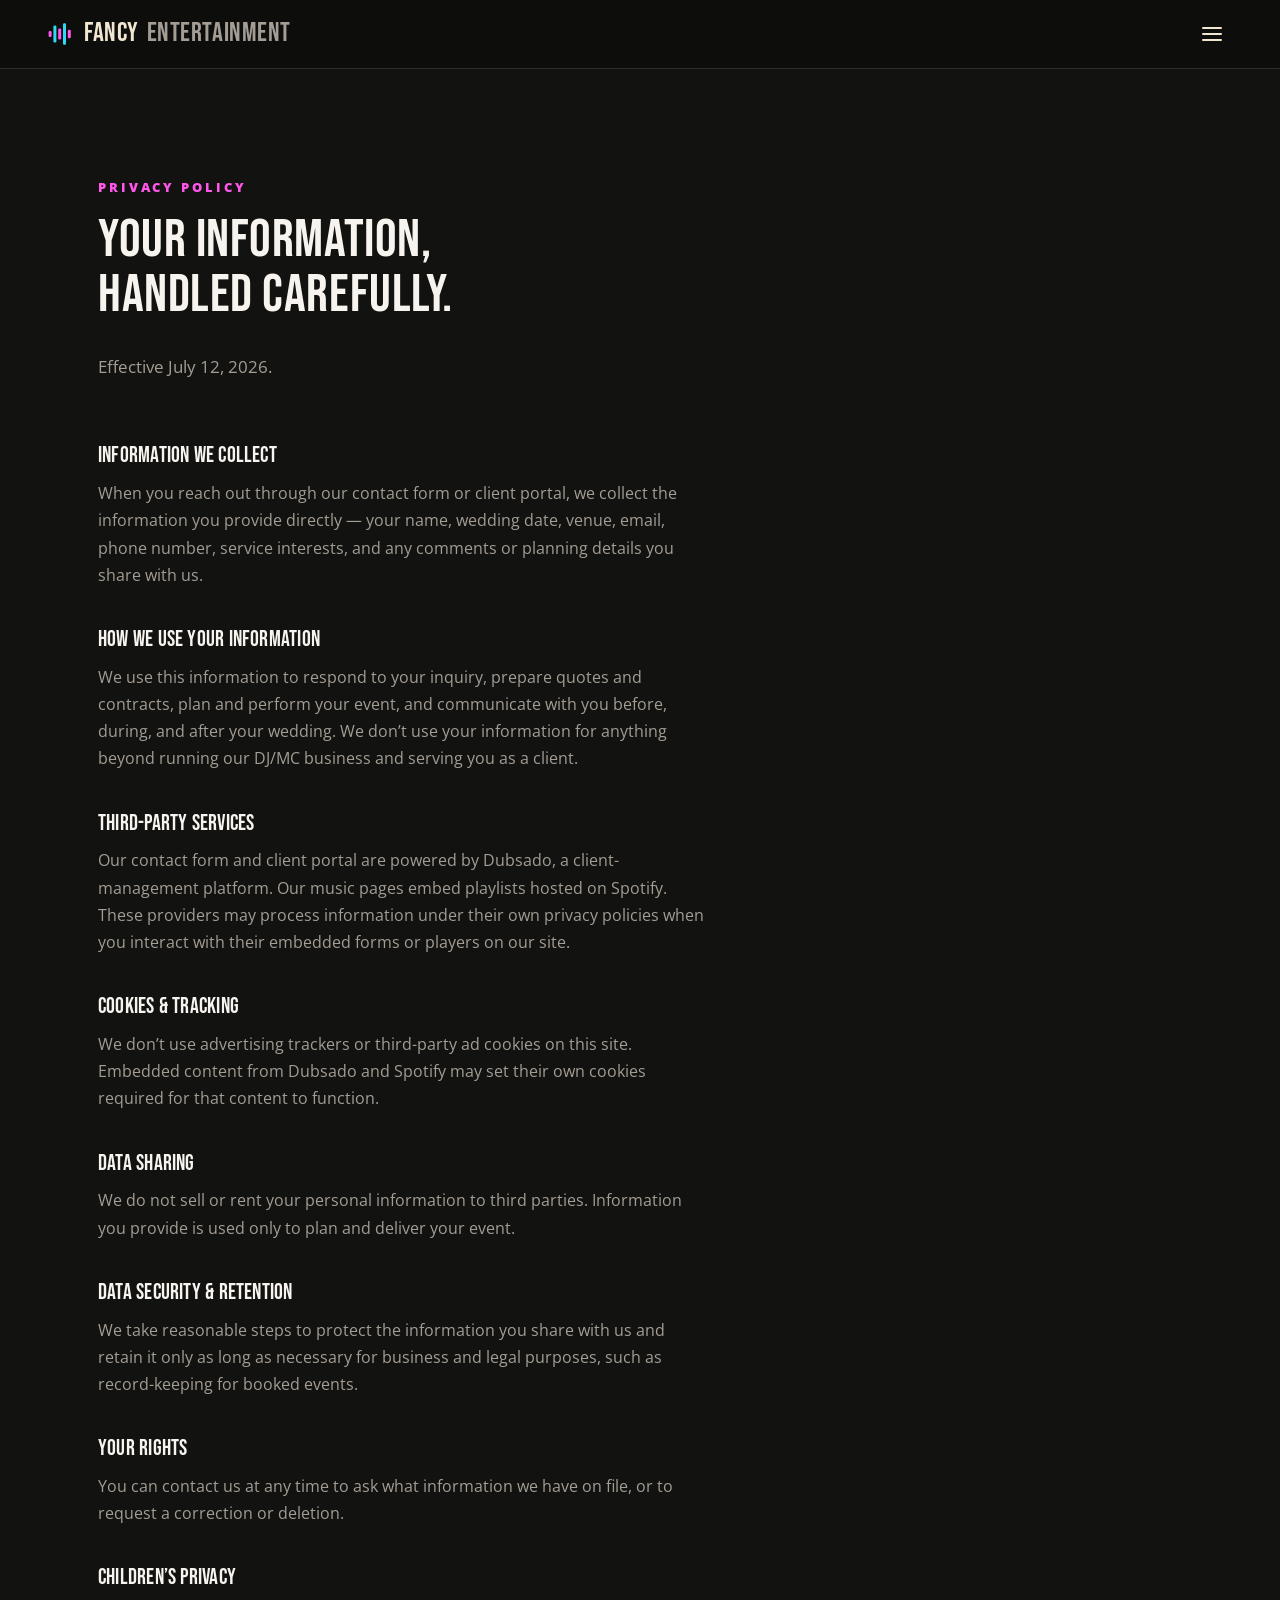
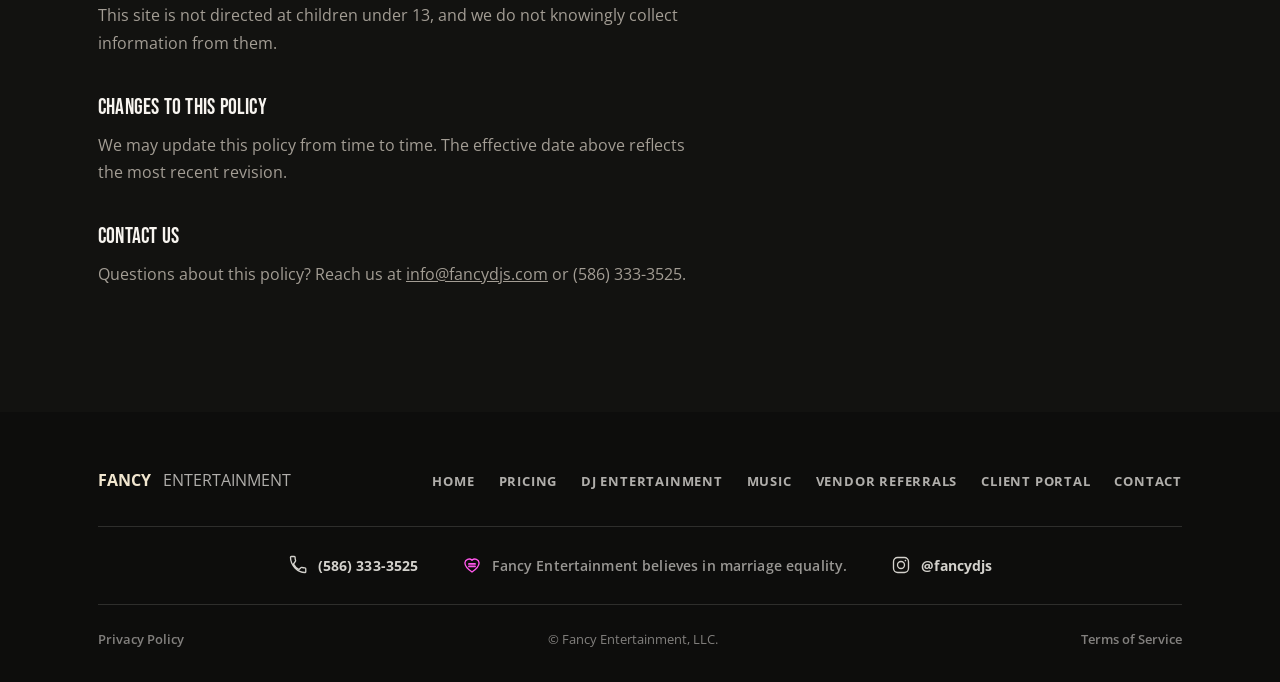
<file: privacy-policy/index.html>
<!DOCTYPE html>
<html lang="en">
<head>
<meta charset="UTF-8">
<meta name="viewport" content="width=device-width, initial-scale=1.0">
<title>Privacy Policy | Fancy Entertainment</title>
<meta name="description" content="Fancy Entertainment's privacy policy — what information we collect, how it's used, and your rights as a client.">
<link rel="canonical" href="https://www.fancydjs.com/privacy-policy">
<link rel="icon" href="/favicon.svg" type="image/svg+xml">
<link rel="icon" href="/favicon.ico" sizes="any">
<link rel="apple-touch-icon" href="/apple-touch-icon.png">
<link rel="preload" as="font" type="font/woff2" href="/fonts/bebas-neue-400.woff2" crossorigin>
<link rel="preload" as="font" type="font/woff2" href="/fonts/open-sans-400.woff2" crossorigin>
<link rel="preload" as="font" type="font/woff2" href="/fonts/open-sans-700.woff2" crossorigin>
<link rel="preload" as="font" type="font/woff2" href="/fonts/open-sans-800.woff2" crossorigin>
<style>@font-face {
    font-family: 'Bebas Neue';
    font-style: normal;
    font-weight: 400;
    font-display: swap;
    src: url(/fonts/bebas-neue-400.woff2) format('woff2');
  }
  @font-face {
    font-family: 'Open Sans';
    font-style: normal;
    font-weight: 400;
    font-display: swap;
    src: url(/fonts/open-sans-400.woff2) format('woff2');
  }
  @font-face {
    font-family: 'Open Sans';
    font-style: normal;
    font-weight: 600;
    font-display: swap;
    src: url(/fonts/open-sans-600.woff2) format('woff2');
  }
  @font-face {
    font-family: 'Open Sans';
    font-style: normal;
    font-weight: 700;
    font-display: swap;
    src: url(/fonts/open-sans-700.woff2) format('woff2');
  }
  @font-face {
    font-family: 'Open Sans';
    font-style: normal;
    font-weight: 800;
    font-display: swap;
    src: url(/fonts/open-sans-800.woff2) format('woff2');
  }

  :root {
    --ink: #0d0d0c;
    --paper: #f1e6cf;
    --magenta: #ff57eb;
    --magenta-deep: #c81fb0;
    --magenta-darker: #8f007e;
    --cyan: #2fd8f5;
    --gray: #8f8a82;

    --bg: #121210;
    --bg-raised: #1a1a17;
    --fg: #f7f4ef;
    --fg-muted: #a39d94;
    --line: rgba(247,244,239,0.14);
    --card-bg: #1a1a17;
    --card-line: rgba(247,244,239,0.16);
    --tick-fg: rgba(247,244,239,0.07);

    --nav-bg: var(--ink);
    --nav-fg: var(--paper);
    --hero-bg: var(--ink);
    --hero-fg: var(--paper);

    --font-display: 'Bebas Neue', 'Arial Narrow', sans-serif;
    --font-body: 'Open Sans', system-ui, sans-serif;
  }

  * { box-sizing: border-box; }
  html, body { margin: 0; padding: 0; }
  .skip-link {
    position: absolute;
    left: -9999px;
    top: 0;
    background: var(--magenta);
    color: var(--ink);
    padding: 12px 20px;
    z-index: 999;
    font-weight: 700;
    font-size: 0.9rem;
    text-decoration: none;
  }
  .skip-link:focus {
    left: 16px;
    top: 16px;
  }
  body {
    background: var(--bg);
    color: var(--fg);
    font-family: var(--font-body);
    font-size: 16px;
    line-height: 1.6;
    -webkit-font-smoothing: antialiased;
    overflow-x: hidden;
  }
  img { max-width: 100%; display: block; }
  a { color: inherit; }
  .wrap {
    max-width: 1180px;
    margin: 0 auto;
    padding: 0 clamp(20px, 5vw, 48px);
  }
  h1, h2, h3 {
    font-family: var(--font-display);
    font-weight: 400;
    line-height: 1.02;
    letter-spacing: 0.01em;
    margin: 0;
  }
  h2, h3 {
    text-wrap: balance;
  }
  .accent {
    color: var(--magenta);
  }
  .eyebrow {
    font-family: var(--font-body);
    font-weight: 800;
    font-size: 0.82rem;
    letter-spacing: 0.22em;
    text-transform: uppercase;
    color: var(--magenta);
  }
  .eyebrow.cyan { color: var(--cyan); }
  button, .btn {
    font-family: var(--font-body);
    cursor: pointer;
  }
  .btn {
    display: inline-flex;
    align-items: center;
    justify-content: center;
    text-align: center;
    gap: 10px;
    font-weight: 800;
    font-size: 0.85rem;
    letter-spacing: 0.08em;
    text-transform: uppercase;
    text-decoration: none;
    padding: 16px 28px;
    border: 2px solid transparent;
    transition: transform 0.15s ease, background 0.15s ease, color 0.15s ease, border-color .15s ease;
  }
  .btn:focus-visible { outline: 3px solid var(--cyan); outline-offset: 3px; }
  a:focus-visible, summary:focus-visible, button:focus-visible { outline: 2px solid var(--cyan); outline-offset: 3px; border-radius: 3px; }
  .btn-solid {
    background: var(--magenta-deep);
    color: #ffffff;
  }
  .btn-solid:hover { transform: translateY(-2px); background: var(--magenta-darker); }
  .btn-outline {
    background: transparent;
    color: var(--hero-fg);
    border-color: currentColor;
  }
  .btn-outline:hover { transform: translateY(-2px); background: var(--hero-fg); color: var(--hero-bg); }

  /* ---------- NAV ---------- */
  header.site-nav {
    position: sticky;
    top: 0;
    z-index: 50;
    background: var(--nav-bg);
    color: var(--nav-fg);
    border-bottom: 1px solid rgba(247,244,239,0.14);
  }
  .nav-inner {
    display: flex;
    align-items: center;
    justify-content: space-between;
    padding: 14px clamp(20px, 5vw, 48px);
    gap: 24px;
  }
  .logo {
    display: flex;
    align-items: center;
    gap: 12px;
    text-decoration: none;
  }
  .logo-wave { width: 24px; height: 24px; flex: none; }
  .logo-text {
    display: inline-flex;
    align-items: baseline;
    white-space: nowrap;
    font-family: var(--font-display);
    font-size: 1.7rem;
    letter-spacing: 0.02em;
    color: var(--paper);
    line-height: 1;
  }
  .logo-sub {
    font-family: var(--font-display);
    font-size: 1.7rem;
    letter-spacing: 0.02em;
    color: var(--fg-muted);
    margin-left: 8px;
  }
  .nav-links {
    display: flex;
    gap: 28px;
    list-style: none;
    margin: 0;
    padding: 0;
  }
  .nav-links a {
    display: block;
    text-align: center;
    font-size: 0.78rem;
    font-weight: 700;
    letter-spacing: 0.1em;
    text-transform: uppercase;
    text-decoration: none;
    opacity: 0.82;
    position: relative;
    padding-bottom: 4px;
  }
  .nav-links a:hover { opacity: 1; }
  .nav-links a::after {
    content: "";
    position: absolute;
    left: 0; right: 100%; bottom: -2px;
    height: 2px;
    background: var(--magenta);
    transition: right .2s ease;
  }
  .nav-links a:hover::after { right: 0; }
  .nav-links a.active { color: var(--magenta); opacity: 1; }
  .nav-links a.active::after { right: 0; }
  .nav-cta { display: none; }
  @media (min-width: 1360px) { .nav-cta { display: inline-flex; } }
  .nav-links { display: none; }
  @media (min-width: 1360px) { .nav-links { display: flex; } }

  .mobile-nav { }
  @media (min-width: 1360px) { .mobile-nav { display: none; } }
  .mobile-nav-toggle {
    display: flex;
    align-items: center;
    justify-content: center;
    width: 40px;
    height: 40px;
    cursor: pointer;
    list-style: none;
    color: var(--nav-fg);
  }
  .mobile-nav-toggle::-webkit-details-marker { display: none; }
  .mobile-nav-toggle svg { width: 24px; height: 24px; }
  .mobile-nav-panel {
    position: absolute;
    top: calc(100% + 1px);
    right: 0;
    left: 0;
    background: var(--ink);
    border-bottom: 1px solid rgba(247,244,239,0.14);
    padding: 8px clamp(20px, 5vw, 48px) 24px;
    display: flex;
    flex-direction: column;
    gap: 4px;
  }
  .mobile-nav-panel ul {
    list-style: none;
    margin: 0;
    padding: 0;
    display: flex;
    flex-direction: column;
  }
  .mobile-nav-panel li a {
    display: block;
    padding: 14px 0;
    font-size: 0.9rem;
    font-weight: 700;
    letter-spacing: 0.06em;
    text-transform: uppercase;
    text-decoration: none;
    color: var(--paper);
    border-bottom: 1px solid rgba(247,244,239,0.1);
  }
  .mobile-nav-panel li a.active { color: var(--magenta); }
  .mobile-nav-panel .btn { margin-top: 16px; align-self: flex-start; }


  /* ---------- HERO ---------- */
  .hero {
    position: relative;
    background: var(--hero-bg);
    color: var(--hero-fg);
    overflow: hidden;
    padding: clamp(64px, 12vw, 128px) 0 clamp(56px, 9vw, 96px);
  }
  .hero-media {
    position: absolute;
    inset: 0;
    z-index: 0;
    overflow: hidden;
  }
  .hero-media video {
    width: 100%;
    height: 100%;
    object-fit: cover;
    filter: saturate(0.85) brightness(0.72);
  }
  .hero-scrim {
    position: absolute;
    inset: 0;
    background:
      linear-gradient(100deg, rgba(13,13,12,0.94) 8%, rgba(13,13,12,0.8) 34%, rgba(13,13,12,0.4) 66%, rgba(13,13,12,0.68) 100%),
      linear-gradient(0deg, rgba(13,13,12,0.75), transparent 40%);
  }
  .beam-field {
    position: absolute;
    inset: -20% -10%;
    pointer-events: none;
    z-index: 1;
    opacity: 0.45;
  }
  .beam {
    position: absolute;
    width: 220%;
    height: 120px;
    left: -60%;
    top: 30%;
    filter: blur(6px);
    mix-blend-mode: screen;
    transform-origin: center;
  }
  .beam.b1 {
    background: linear-gradient(90deg, transparent, rgba(255,87,235,0.55), transparent);
    animation: sweep1 14s ease-in-out infinite;
  }
  .beam.b2 {
    top: 55%;
    background: linear-gradient(90deg, transparent, rgba(47,216,245,0.5), transparent);
    animation: sweep2 18s ease-in-out infinite;
  }
  .beam.b3 {
    top: 10%;
    height: 90px;
    background: linear-gradient(90deg, transparent, rgba(255,87,235,0.3), transparent);
    animation: sweep1 22s ease-in-out infinite reverse;
  }
  @keyframes sweep1 {
    0%, 100% { transform: rotate(-8deg) translateY(0); }
    50% { transform: rotate(6deg) translateY(30px); }
  }
  @keyframes sweep2 {
    0%, 100% { transform: rotate(10deg) translateY(0); }
    50% { transform: rotate(-6deg) translateY(-24px); }
  }
  @media (prefers-reduced-motion: reduce) {
    .beam { animation: none !important; }
  }
  .hero-inner { position: relative; z-index: 2; }
  .hero-kicker {
    display: flex;
    align-items: center;
    gap: 12px;
    margin-bottom: 22px;
    font-size: 0.78rem;
    font-weight: 700;
    letter-spacing: 0.14em;
    text-transform: uppercase;
    color: var(--cyan);
  }
  .hero-kicker .dot {
    width: 8px; height: 8px; border-radius: 50%;
    background: var(--magenta);
    box-shadow: 0 0 0 4px rgba(255,87,235,0.2);
  }
  .hero h1 {
    font-size: clamp(2.6rem, 7vw, 5.6rem);
    line-height: 0.94;
    max-width: 19ch;
    letter-spacing: 0.005em;
  }
  .hero p.lede {
    max-width: 52ch;
    margin-top: 26px;
    font-size: clamp(1.05rem, 2vw, 1.25rem);
    color: rgba(247,244,239,0.78);
  }
  .hero-byline {
    margin-top: 18px;
    font-size: 0.95rem;
    color: rgba(247,244,239,0.6);
  }
  .hero-actions {
    display: flex;
    flex-wrap: wrap;
    gap: 16px;
    margin-top: 40px;
  }

  /* ---------- TICKET STAT STRIP ---------- */
  .stat-strip {
    background: var(--card-bg);
    border-bottom: 1px dashed var(--card-line);
  }
  .stat-row {
    display: grid;
    grid-template-columns: repeat(4, 1fr);
    padding: 28px 0;
  }
  @media (max-width: 640px) {
    .stat-row { grid-template-columns: repeat(2, 1fr); row-gap: 24px; }
    .stat:nth-child(odd) { border-left: none; }
    .stat:nth-child(even) { border-left: 1px dashed var(--card-line); }
  }
  .stat {
    padding: 8px 24px;
    border-left: 1px dashed var(--card-line);
    text-align: center;
  }
  .stat:first-child { border-left: none; }
  .stat b {
    display: block;
    font-family: var(--font-display);
    font-size: clamp(2rem, 4vw, 2.8rem);
    color: var(--fg);
  }
  .stat span {
    font-size: 0.76rem;
    letter-spacing: 0.1em;
    text-transform: uppercase;
    color: var(--fg-muted);
    font-weight: 700;
  }

  .as-seen-on { background: var(--bg-raised, var(--bg)); border-bottom: 1px solid var(--card-line); }
  .aso-inner {
    display: flex;
    flex-wrap: wrap;
    align-items: center;
    justify-content: center;
    gap: 24px;
    padding: 26px 0;
  }
  .aso-label {
    font-size: 0.72rem;
    font-weight: 800;
    letter-spacing: 0.18em;
    text-transform: uppercase;
    color: var(--fg-muted);
  }
  .aso-badges { display: flex; align-items: center; gap: 18px; flex-wrap: wrap; }
  .badge-slot {
    width: 96px;
    height: 96px;
    border-radius: 10px;
    display: flex;
    align-items: center;
    justify-content: center;
    text-align: center;
    padding: 10px;
    overflow: hidden;
  }
  .badge-slot span {
    font-size: 0.62rem;
    line-height: 1.35;
    font-weight: 700;
    letter-spacing: 0.02em;
    text-transform: uppercase;
    color: var(--fg-muted);
  }
  .badge-slot img { max-width: 100%; max-height: 100%; object-fit: contain; }
  .badge-slot-round { border-radius: 50%; }

  /* ---------- SECTION GENERIC ---------- */
  section { padding: clamp(64px, 10vw, 108px) 0; }
  .section-head {
    display: flex;
    flex-direction: column;
    gap: 14px;
    max-width: 62ch;
    margin-bottom: 48px;
  }
  .section-head h2 {
    font-size: clamp(2.2rem, 5vw, 3.4rem);
  }
  .section-head p { color: var(--fg-muted); font-size: 1.05rem; max-width: 55ch; }

  /* ---------- RIDER / INCLUDED ---------- */
  .rider {
    background: var(--bg-raised, var(--bg));
  }
  .theme-cards {
    display: grid;
    grid-template-columns: 1fr 1fr;
    gap: 20px;
  }
  @media (max-width: 640px) {
    .theme-cards { grid-template-columns: 1fr; }
  }
  .theme-card {
    background: var(--card-bg);
    border: 1px solid var(--card-line);
    padding: 28px;
  }
  .theme-card .tc-label {
    display: block;
    font-size: 0.75rem;
    letter-spacing: 0.12em;
    text-transform: uppercase;
    color: var(--fg-muted);
    font-weight: 700;
    margin-bottom: 18px;
  }
  .theme-card ul { list-style: none; margin: 0; padding: 0; display: flex; flex-direction: column; gap: 20px; }
  .theme-card li { display: flex; gap: 14px; }
  .theme-card li svg { flex: none; width: 22px; height: 22px; color: var(--magenta); margin-top: 2px; }
  .theme-card li h4 { font-size: 0.95rem; font-weight: 700; margin: 0 0 4px; color: var(--fg); font-family: var(--font-body); }
  .theme-card li p { font-size: 0.85rem; color: var(--fg-muted); margin: 0; line-height: 1.5; }

  /* ---------- VENDOR DIRECTORY ---------- */
  .vendor-directory {
    border-top: 1px solid var(--card-line);
  }
  .vd-row {
    display: grid;
    grid-template-columns: 1fr;
    gap: 10px;
    padding: 22px 0;
    border-bottom: 1px solid var(--card-line);
  }
  @media (min-width: 640px) {
    .vd-row { grid-template-columns: 200px 1fr; gap: 24px; align-items: start; }
  }
  .vd-category {
    display: flex;
    align-items: center;
    gap: 10px;
    font-size: 0.76rem;
    font-weight: 800;
    letter-spacing: 0.1em;
    text-transform: uppercase;
    color: var(--fg-muted);
  }
  .vd-category svg { flex: none; width: 20px; height: 20px; }
  .vd-names { display: grid; grid-template-columns: 1fr; gap: 10px; }
  @media (min-width: 900px) { .vd-names { grid-template-columns: repeat(2, 1fr); } }
  .vd-card {
    display: flex;
    flex-direction: column;
    gap: 4px;
    border: 1px solid var(--card-line);
    background: var(--card-bg);
    padding: 14px 16px;
    text-decoration: none;
    color: inherit;
    transition: border-color 0.15s ease, transform 0.15s ease;
  }
  .vd-card:hover { border-color: var(--magenta); transform: translateY(-2px); }
  .vd-name { font-weight: 700; font-size: 0.92rem; color: var(--fg); }
  .vd-card:hover .vd-name { color: var(--magenta); }
  .vd-desc { font-size: 0.82rem; color: var(--fg-muted); line-height: 1.5; }
  .vd-chip-muted { color: var(--fg-muted); font-weight: 400; border-style: dashed; }
  aa.vd-row-open .vd-category { color: var(--magenta); }
  .vd-chip-open {
    border-style: dashed;
    border-color: var(--magenta);
    color: var(--magenta);
    background: transparent;
    font-weight: 700;
  }

  /* ---------- TESTIMONIAL ---------- */
  .testimonial {
    background: var(--ink);
    color: var(--paper);
    position: relative;
    padding: clamp(48px, 7vw, 80px) 0;
  }
  .testimonial::after {
    content: '';
    position: absolute;
    bottom: 0;
    left: 0;
    right: 0;
    height: 1px;
    background: linear-gradient(90deg, transparent, rgba(255,87,235,0.5), transparent);
  }
  .testimonial-wrap {
    overflow: hidden;
    margin-top: 28px;
    padding-top: 4px;
    padding-bottom: 4px;
  }
  .testimonial-track {
    display: flex;
    align-items: stretch;
    gap: 0;
    width: max-content;
    animation: testimonialScroll 120s linear infinite;
  }
  .testimonial-wrap.paused .testimonial-track { animation-play-state: paused; }
  @keyframes testimonialScroll {
    from { transform: translateX(0); }
    to { transform: translateX(-50%); }
  }
  .testimonial-card {
    flex: none;
    box-sizing: border-box;
    width: 440px;
    padding-right: 40px;
    margin-right: 40px;
    border-right: 1px dashed rgba(247,244,239,0.16);
  }
  .testimonial-card blockquote {
    margin: 0;
    font-family: var(--font-display);
    font-size: clamp(1.05rem, 1.8vw, 1.35rem);
    line-height: 1.2;
    letter-spacing: 0.01em;
    color: var(--paper);
    display: -webkit-box;
    -webkit-box-orient: vertical;
    -webkit-line-clamp: 10;
    overflow: hidden;
  }
  .testimonial-card cite {
    display: block;
    margin-top: 16px;
    font-style: normal;
    font-weight: 700;
    letter-spacing: 0.08em;
    text-transform: uppercase;
    font-size: 0.85rem;
    color: var(--cyan);
  }

  /* ---------- PRICING PANEL ---------- */
  .year-cards {
    display: grid;
    grid-template-columns: 1fr 1fr;
    gap: 20px;
    margin-bottom: 24px;
  }
  @media (max-width: 640px) {
    .year-cards { grid-template-columns: 1fr; }
  }
  .year-card {
    background: var(--card-bg);
    border: 1px solid var(--card-line);
    padding: 28px;
  }
  .year-card-featured { border-color: var(--magenta); }
  .yc-year {
    display: block;
    font-size: 0.78rem;
    letter-spacing: 0.1em;
    text-transform: uppercase;
    color: var(--fg-muted);
    font-weight: 700;
  }
  .yc-price {
    display: block;
    font-family: var(--font-display);
    font-size: 2.6rem;
    color: var(--fg);
    margin: 8px 0 18px;
  }
  .year-card ul { list-style: none; margin: 0; padding: 0; display: flex; flex-direction: column; gap: 10px; }
  .year-card li { font-size: 0.92rem; padding-left: 20px; position: relative; }
  .year-card li::before {
    content: "";
    position: absolute; left: 0; top: 8px;
    width: 7px; height: 7px;
    background: var(--magenta);
  }
  .rate-note { text-align: center; margin: 0 0 24px; font-size: 0.82rem; color: var(--fg-muted); }
  .lock-callout {
    background: var(--ink);
    color: rgba(247,244,239,0.85);
    padding: 18px 24px;
    text-align: center;
    font-size: 0.95rem;
    margin-bottom: 24px;
  }
  .lock-callout strong {
    color: var(--magenta);
    font-family: var(--font-display);
    font-size: 1.15rem;
    font-weight: 400;
    letter-spacing: 0.02em;
  }
  .addons-chips {
    display: flex;
    gap: 16px;
    flex-wrap: wrap;
    justify-content: center;
  }
  .addon-chip {
    display: flex;
    flex-direction: column;
    gap: 4px;
    background: var(--card-bg);
    border: 1px solid var(--card-line);
    padding: 14px 20px;
    max-width: 340px;
  }
  .addon-chip-title { font-size: 0.9rem; font-weight: 700; }
  .addon-chip-title b { color: var(--magenta); font-family: var(--font-display); font-weight: 400; font-size: 1.05rem; }
  .addon-chip-desc { font-size: 0.8rem; color: var(--fg-muted); line-height: 1.4; }

  /* ---------- HOW IT WORKS ---------- */
  .timeline { display: flex; flex-direction: column; }
  .tl-item {
    display: grid;
    grid-template-columns: 80px 1fr;
    gap: 20px;
    padding: 26px 0;
    border-top: 1px solid var(--card-line);
  }
  .tl-item:last-child { border-bottom: 1px solid var(--card-line); }
  .tl-num {
    font-family: var(--font-display);
    font-size: 2.4rem;
    color: var(--magenta);
    line-height: 1;
  }
  .tl-body h3 { font-family: var(--font-body); font-weight: 800; font-size: 1.08rem; margin-bottom: 6px; text-transform: uppercase; letter-spacing: 0.02em; }
  .tl-body p { margin: 0; color: var(--fg-muted); max-width: 62ch; }

  /* ---------- VENUE TICKER ---------- */
  .ticker-section { background: var(--ink); color: var(--paper); overflow: hidden; padding: 56px 0; }
  .ticker-section .section-head { color: var(--paper); }
  .ticker-section .section-head p { color: rgba(247,244,239,0.6); }
  .ticker-row { display: flex; white-space: nowrap; }
  .ticker-track {
    display: flex;
    gap: 0;
    animation: scrollLeft 60s linear infinite;
  }
  .ticker-row.reverse .ticker-track { animation: scrollRight 70s linear infinite; }
  .ticker-track span {
    font-family: var(--font-display);
    font-size: clamp(1.3rem, 3vw, 2rem);
    padding: 0 28px;
    display: inline-flex;
    align-items: center;
    gap: 28px;
    color: rgba(247,244,239,0.85);
  }
  .ticker-track span::after {
    content: "\2726";
    color: var(--magenta);
    font-size: 0.9rem;
  }
  @keyframes scrollLeft {
    from { transform: translateX(0); }
    to { transform: translateX(-20%); }
  }
  @keyframes scrollRight {
    from { transform: translateX(-20%); }
    to { transform: translateX(0); }
  }
  @media (prefers-reduced-motion: reduce) {
    .ticker-track { animation: none; }
  }
  .ticker-row { margin-bottom: 8px; }

  /* ---------- MUSIC CRATE ---------- */
  .crate-wrap {
    overflow: hidden;
    margin-top: 24px;
    padding-top: 8px;
  }
  .crate-track {
    display: flex;
    gap: 20px;
    width: max-content;
    animation: crateScroll 90s linear infinite;
  }
  .crate-wrap.paused .crate-track { animation-play-state: paused; }
  @keyframes crateScroll {
    from { transform: translateX(0); }
    to { transform: translateX(-50%); }
  }
  .sleeve {
    flex: none;
    width: 200px;
    background: var(--card-bg);
    border: 1px solid var(--card-line);
    padding: 20px;
    text-decoration: none;
    color: inherit;
    display: block;
    text-align: center;
    transition: border-color 0.15s ease, transform 0.15s ease;
  }
  .sleeve:hover { border-color: var(--magenta); transform: translateY(-4px); }
  .sleeve-art {
    width: 100%;
    aspect-ratio: 1;
    background: linear-gradient(135deg, var(--magenta), var(--cyan));
    margin-bottom: 14px;
    display: flex;
    align-items: center;
    justify-content: center;
    overflow: hidden;
  }
  .sleeve-art svg { width: 34px; height: 34px; color: rgba(13,13,12,0.55); }
  .sleeve-art img { width: 100%; height: 100%; object-fit: cover; display: block; }
  .crate-more {
    display: block;
    text-align: center;
    margin-top: 20px;
    font-size: 0.78rem;
    font-weight: 800;
    letter-spacing: 0.08em;
    text-transform: uppercase;
    text-decoration: none;
    color: var(--fg-muted);
  }
  .crate-more:hover { color: var(--magenta); }
  .sleeve-listen {
    display: block;
    text-align: center;
    font-size: 0.72rem;
    font-weight: 800;
    letter-spacing: 0.08em;
    text-transform: uppercase;
    color: var(--magenta);
  }

  .vendor-chips {
    display: flex;
    flex-wrap: wrap;
    gap: 12px;
    margin-top: 8px;
  }
  .vendor-chips span {
    border: 1px solid var(--card-line);
    padding: 8px 16px;
    font-size: 0.82rem;
    font-weight: 700;
    letter-spacing: 0.03em;
    text-transform: uppercase;
    color: var(--fg-muted);
  }

  /* ---------- FAQ ---------- */
  .faq-list { border-top: 1px solid var(--card-line); }
  .faq-item { border-bottom: 1px solid var(--card-line); }
  .faq-item summary {
    display: flex;
    align-items: center;
    gap: 16px;
    padding: 20px 4px;
    cursor: pointer;
    list-style: none;
    font-family: var(--font-body);
    font-weight: 700;
    font-size: 1rem;
  }
  .faq-item summary::-webkit-details-marker { display: none; }
  .faq-chevron {
    flex: none;
    width: 16px;
    height: 16px;
    margin-left: auto;
    color: var(--fg-muted);
    transition: transform 0.2s ease;
  }
  .faq-item[open] .faq-chevron { transform: rotate(180deg); color: var(--magenta); }
  .faq-body {
    padding: 0 4px 22px;
    color: var(--fg-muted);
    font-size: 0.94rem;
    max-width: 68ch;
  }

  /* ---------- CONTACT FORM (Dubsado embed) ---------- */
  .dubsado-embed {
    max-width: 640px;
  }
  .dubsado-embed iframe {
    display: block;
    border: none;
  }

  /* ---------- FOOTER ---------- */
  footer {
    background: var(--ink);
    color: rgba(247,244,239,0.7);
    padding: 56px 0 32px;
  }
  .footer-top {
    display: flex;
    flex-wrap: wrap;
    justify-content: space-between;
    gap: 32px;
    padding-bottom: 32px;
    border-bottom: 1px solid rgba(247,244,239,0.14);
  }
  .footer-top .logo b { color: var(--paper); }
  .footer-links { display: flex; gap: 24px; flex-wrap: wrap; list-style: none; margin: 0; padding: 0; }
  .footer-links a { font-size: 0.82rem; font-weight: 700; letter-spacing: 0.06em; text-transform: uppercase; text-decoration: none; color: rgba(247,244,239,0.7); }
  .footer-links a:hover { color: var(--magenta); }
  .footer-info-bar {
    display: flex;
    flex-direction: row;
    justify-content: center;
    align-items: center;
    gap: 20px 44px;
    padding: 28px 0;
    border-bottom: 1px solid rgba(247,244,239,0.14);
  }
  @media (max-width: 700px) {
    .footer-info-bar { flex-direction: column; }
  }
  .fi-item {
    display: flex;
    align-items: center;
    gap: 10px;
    font-size: 0.85rem;
    font-weight: 700;
    letter-spacing: 0.01em;
    text-decoration: none;
    color: rgba(247,244,239,0.85);
    white-space: nowrap;
  }
  .fi-item svg { flex: none; width: 20px; height: 20px; }
  a.fi-item:hover { color: var(--magenta); }
  .fi-pride {
    color: rgba(247,244,239,0.6);
    font-weight: 600;
    white-space: nowrap;
  }
  @media (max-width: 700px) {
    .fi-pride { white-space: normal; }
  }
  .fi-pride svg { color: var(--magenta); }
  .footer-bottom {
    display: flex;
    flex-direction: row;
    align-items: center;
    justify-content: space-between;
    gap: 12px 24px;
    padding-top: 24px;
    font-size: 0.8rem;
    color: rgba(247,244,239,0.5);
    text-align: center;
  }
  @media (max-width: 500px) {
    .footer-bottom { flex-direction: column; }
  }
  .footer-bottom p { margin: 0 auto; }
  .footer-bottom a {
    text-decoration: none;
    color: rgba(247,244,239,0.5);
    font-weight: 600;
  }
  .footer-bottom a:hover { color: var(--magenta); }

  ::selection { background: var(--magenta-deep); color: #fff; }

  /* ---------- EXPLORE GRID (home) ---------- */
  .explore-grid {
    display: grid;
    grid-template-columns: 1fr;
    gap: 20px;
  }
  @media (min-width: 720px) { .explore-grid { grid-template-columns: repeat(3, 1fr); } }
  @media (min-width: 1000px) { .explore-grid { grid-template-columns: repeat(5, 1fr); } }
  .explore-card {
    display: flex;
    flex-direction: column;
    gap: 10px;
    background: var(--card-bg);
    border: 1px solid var(--card-line);
    padding: 24px;
    text-decoration: none;
    color: inherit;
    transition: border-color 0.15s ease, transform 0.15s ease;
  }
  .explore-card:hover { border-color: var(--magenta); transform: translateY(-4px); }
  .explore-card svg { width: 28px; height: 28px; color: var(--magenta); }
  .explore-card h3 { font-family: var(--font-body); font-weight: 700; font-size: 1.05rem; }
  .explore-card p { color: var(--fg-muted); font-size: 0.88rem; margin: 0; flex: 1; }
  .explore-arrow { font-size: 0.74rem; font-weight: 800; letter-spacing: 0.06em; text-transform: uppercase; color: var(--magenta); white-space: nowrap; }

  /* ---------- LEGAL PAGES ---------- */
  .legal-content { max-width: 68ch; }
  .legal-content h3 { font-size: 1.4rem; margin: 40px 0 12px; }
  .legal-content h3:first-child { margin-top: 0; }
  .legal-content p { color: var(--fg-muted); font-size: 1rem; line-height: 1.7; margin: 0 0 16px; }
  .legal-content ul { color: var(--fg-muted); font-size: 1rem; line-height: 1.7; padding-left: 20px; margin: 0 0 16px; }
  .legal-content li { margin-bottom: 6px; }

  /* ---------- CONTACT (centered) ---------- */
  #contact .section-head { align-items: center; text-align: center; margin-left: auto; margin-right: auto; }
  #contact .dubsado-embed { margin-left: auto; margin-right: auto; }

  /* ---------- 404 (centered) ---------- */
  #not-found { padding: clamp(100px, 16vw, 180px) 0; }
  #not-found .section-head { align-items: center; text-align: center; margin-left: auto; margin-right: auto; max-width: 56ch; }
  #not-found .hero-actions { justify-content: center; }

  /* ---------- STICKY MOBILE CTA ---------- */
  .sticky-mobile-cta { display: none; }
  @media (max-width: 640px) {
    .sticky-mobile-cta {
      display: flex;
      align-items: center;
      justify-content: center;
      position: fixed;
      left: 0;
      right: 0;
      bottom: 0;
      z-index: 60;
      background: var(--magenta-deep);
      color: #ffffff;
      text-decoration: none;
      font-weight: 800;
      font-size: 0.85rem;
      letter-spacing: 0.08em;
      text-transform: uppercase;
      padding: 16px 20px calc(16px + env(safe-area-inset-bottom));
      box-shadow: 0 -4px 16px rgba(13,13,12,0.18);
    }
    .sticky-mobile-cta + footer { padding-bottom: calc(72px + env(safe-area-inset-bottom)); }
  }</style>
<meta property="og:type" content="website">
<meta property="og:site_name" content="Fancy Entertainment">
<meta property="og:title" content="Privacy Policy | Fancy Entertainment">
<meta property="og:description" content="Fancy Entertainment's privacy policy — what information we collect, how it's used, and your rights as a client.">
<meta property="og:url" content="https://www.fancydjs.com/privacy-policy">
<meta property="og:image" content="https://www.fancydjs.com/images/og-image.jpg">
<meta name="twitter:card" content="summary_large_image">
<meta name="twitter:title" content="Privacy Policy | Fancy Entertainment">
<meta name="twitter:description" content="Fancy Entertainment's privacy policy — what information we collect, how it's used, and your rights as a client.">
<meta name="twitter:image" content="https://www.fancydjs.com/images/og-image.jpg">
<script>
  window.dataLayer = window.dataLayer || [];
  function gtag(){dataLayer.push(arguments);}
  gtag('js', new Date());
  gtag('config', 'G-C7B83X2B8D');
  window.addEventListener('load', function() {
    var s = document.createElement('script');
    s.async = true;
    s.src = 'https://www.googletagmanager.com/gtag/js?id=G-C7B83X2B8D';
    document.head.appendChild(s);
  });
</script>
<script type="application/ld+json">
{
  "@context": "https://schema.org",
  "@type": "BreadcrumbList",
  "itemListElement": [
    { "@type": "ListItem", "position": 1, "name": "Home", "item": "https://www.fancydjs.com/" },
    { "@type": "ListItem", "position": 2, "name": "Privacy Policy", "item": "https://www.fancydjs.com/privacy-policy" }
  ]
}
</script>
</head>
<body>
<a class="skip-link" href="#top">Skip to content</a>
<header class="site-nav">
  <div class="nav-inner">
    <a class="logo" href="/">
      <svg class="logo-wave" viewBox="0 0 40 40" aria-hidden="true">
        <rect x="1" y="15" width="5" height="10" rx="2" fill="var(--magenta)"/>
        <rect x="9" y="6" width="5" height="28" rx="2" fill="var(--cyan)"/>
        <rect x="17" y="11" width="5" height="18" rx="2" fill="var(--magenta)"/>
        <rect x="25" y="2" width="5" height="36" rx="2" fill="var(--cyan)"/>
        <rect x="33" y="13" width="5" height="14" rx="2" fill="var(--magenta)"/>
      </svg>
      <span class="logo-text">FANCY <span class="logo-sub">ENTERTAINMENT</span></span>
    </a>
    <nav>
      <ul class="nav-links">
        <li><a href="/pricing">Pricing</a></li>
        <li><a href="/dj-entertainment">DJ Entertainment</a></li>
        <li><a href="/music">Music</a></li>
        <li><a href="/vendor-referrals">Vendors</a></li>
        <li><a href="/faq">FAQ</a></li>
        <li><a href="/client-portal">Client Portal</a></li>
        <li><a href="/contact">Contact</a></li>
      </ul>
    </nav>
    <a class="btn btn-solid nav-cta" href="/contact" data-ga-cta="check_your_date" data-ga-location="nav">Check Your Date</a>
    <details class="mobile-nav">
      <summary class="mobile-nav-toggle" aria-label="Menu">
        <svg viewBox="0 0 24 24" fill="none" stroke="currentColor" stroke-width="2" stroke-linecap="round"><line x1="3" y1="6" x2="21" y2="6"/><line x1="3" y1="12" x2="21" y2="12"/><line x1="3" y1="18" x2="21" y2="18"/></svg>
      </summary>
      <div class="mobile-nav-panel">
        <ul>
          <li><a href="/pricing">Pricing</a></li>
          <li><a href="/dj-entertainment">DJ Entertainment</a></li>
          <li><a href="/music">Music</a></li>
          <li><a href="/vendor-referrals">Vendors</a></li>
          <li><a href="/faq">FAQ</a></li>
          <li><a href="/client-portal">Client Portal</a></li>
          <li><a href="/contact">Contact</a></li>
        </ul>
        <a class="btn btn-solid" href="/contact" data-ga-cta="check_your_date" data-ga-location="mobile_nav">Check Your Date</a>
      </div>
    </details>
  </div>
</header>

<main id="top">

  <section class="legal">
    <div class="wrap">
      <div class="section-head">
        <span class="eyebrow">Privacy Policy</span>
        <h2>Your information, handled carefully.</h2>
        <p>Effective July 12, 2026.</p>
      </div>
      <div class="legal-content">
        <h3>Information We Collect</h3>
        <p>When you reach out through our contact form or client portal, we collect the information you provide directly &mdash; your name, wedding date, venue, email, phone number, service interests, and any comments or planning details you share with us.</p>

        <h3>How We Use Your Information</h3>
        <p>We use this information to respond to your inquiry, prepare quotes and contracts, plan and perform your event, and communicate with you before, during, and after your wedding. We don&rsquo;t use your information for anything beyond running our DJ/MC business and serving you as a client.</p>

        <h3>Third-Party Services</h3>
        <p>Our contact form and client portal are powered by Dubsado, a client-management platform. Our music pages embed playlists hosted on Spotify. These providers may process information under their own privacy policies when you interact with their embedded forms or players on our site.</p>

        <h3>Cookies &amp; Tracking</h3>
        <p>We don&rsquo;t use advertising trackers or third-party ad cookies on this site. Embedded content from Dubsado and Spotify may set their own cookies required for that content to function.</p>

        <h3>Data Sharing</h3>
        <p>We do not sell or rent your personal information to third parties. Information you provide is used only to plan and deliver your event.</p>

        <h3>Data Security &amp; Retention</h3>
        <p>We take reasonable steps to protect the information you share with us and retain it only as long as necessary for business and legal purposes, such as record-keeping for booked events.</p>

        <h3>Your Rights</h3>
        <p>You can contact us at any time to ask what information we have on file, or to request a correction or deletion.</p>

        <h3>Children&rsquo;s Privacy</h3>
        <p>This site is not directed at children under 13, and we do not knowingly collect information from them.</p>

        <h3>Changes to This Policy</h3>
        <p>We may update this policy from time to time. The effective date above reflects the most recent revision.</p>

        <h3>Contact Us</h3>
        <p>Questions about this policy? Reach us at <a href="mailto:info@fancydjs.com">info@fancydjs.com</a> or (586) 333-3525.</p>
      </div>
    </div>
  </section>

</main>

<a class="sticky-mobile-cta" href="/contact" data-ga-cta="check_your_date" data-ga-location="sticky_mobile">Check Your Date</a>
<footer>
  <div class="wrap">
    <div class="footer-top">
      <a class="logo" href="/">
        <b>FANCY</b>
        <span>ENTERTAINMENT</span>
      </a>
      <ul class="footer-links">
        <li><a href="/">Home</a></li>
        <li><a href="/pricing">Pricing</a></li>
        <li><a href="/dj-entertainment">DJ Entertainment</a></li>
        <li><a href="/music">Music</a></li>
        <li><a href="/vendor-referrals">Vendor Referrals</a></li>
        <li><a href="/client-portal">Client Portal</a></li>
        <li><a href="/contact">Contact</a></li>
      </ul>
    </div>

    <div class="footer-info-bar">
      <a class="fi-item" href="tel:5863333525">
        <svg viewBox="0 0 24 24" fill="none" stroke="currentColor" stroke-width="1.6" stroke-linecap="round" stroke-linejoin="round" aria-hidden="true"><path d="M6.6 10.8c1.4 2.8 3.8 5.2 6.6 6.6l2.2-2.2c.3-.3.7-.4 1.1-.3 1.2.4 2.5.6 3.8.6.6 0 1 .4 1 1V20c0 .6-.4 1-1 1C11.6 21 3 12.4 3 2.8c0-.6.4-1 1-1h3.5c.6 0 1 .4 1 1 0 1.3.2 2.6.6 3.8.1.4 0 .8-.3 1.1L6.6 10.8z"/></svg>
        (586) 333-3525
      </a>

      <div class="fi-item fi-pride">
        <svg viewBox="0 0 24 24" fill="none" stroke="currentColor" stroke-width="1.6" stroke-linecap="round" stroke-linejoin="round" aria-hidden="true"><path d="M12 20.5c-3.6-2.6-8.5-6.3-8.5-11A5 5 0 0 1 12 6.3 5 5 0 0 1 20.5 9.5c0 4.7-4.9 8.4-8.5 11z"/><line x1="8.3" y1="10.7" x2="15.7" y2="10.7" stroke-width="2"/><line x1="8.3" y1="13.7" x2="15.7" y2="13.7" stroke-width="2"/></svg>
        Fancy Entertainment believes in marriage equality.
      </div>

      <a class="fi-item" href="https://instagram.com/fancydjs">
        <svg viewBox="0 0 24 24" fill="none" stroke="currentColor" stroke-width="1.6" stroke-linecap="round" stroke-linejoin="round" aria-hidden="true"><rect x="3" y="3" width="18" height="18" rx="5"/><circle cx="12" cy="12" r="4.2"/><circle cx="17.3" cy="6.7" r="1" fill="currentColor" stroke="none"/></svg>
        @fancydjs
      </a>
    </div>

    <div class="footer-bottom">
      <a href="/privacy-policy">Privacy Policy</a>
      <p>&copy; Fancy Entertainment, LLC.</p>
      <a href="/terms-of-service">Terms of Service</a>
    </div>
  </div>
</footer>
<script src="/js/analytics.js"></script>
</body>
</html>
</file>
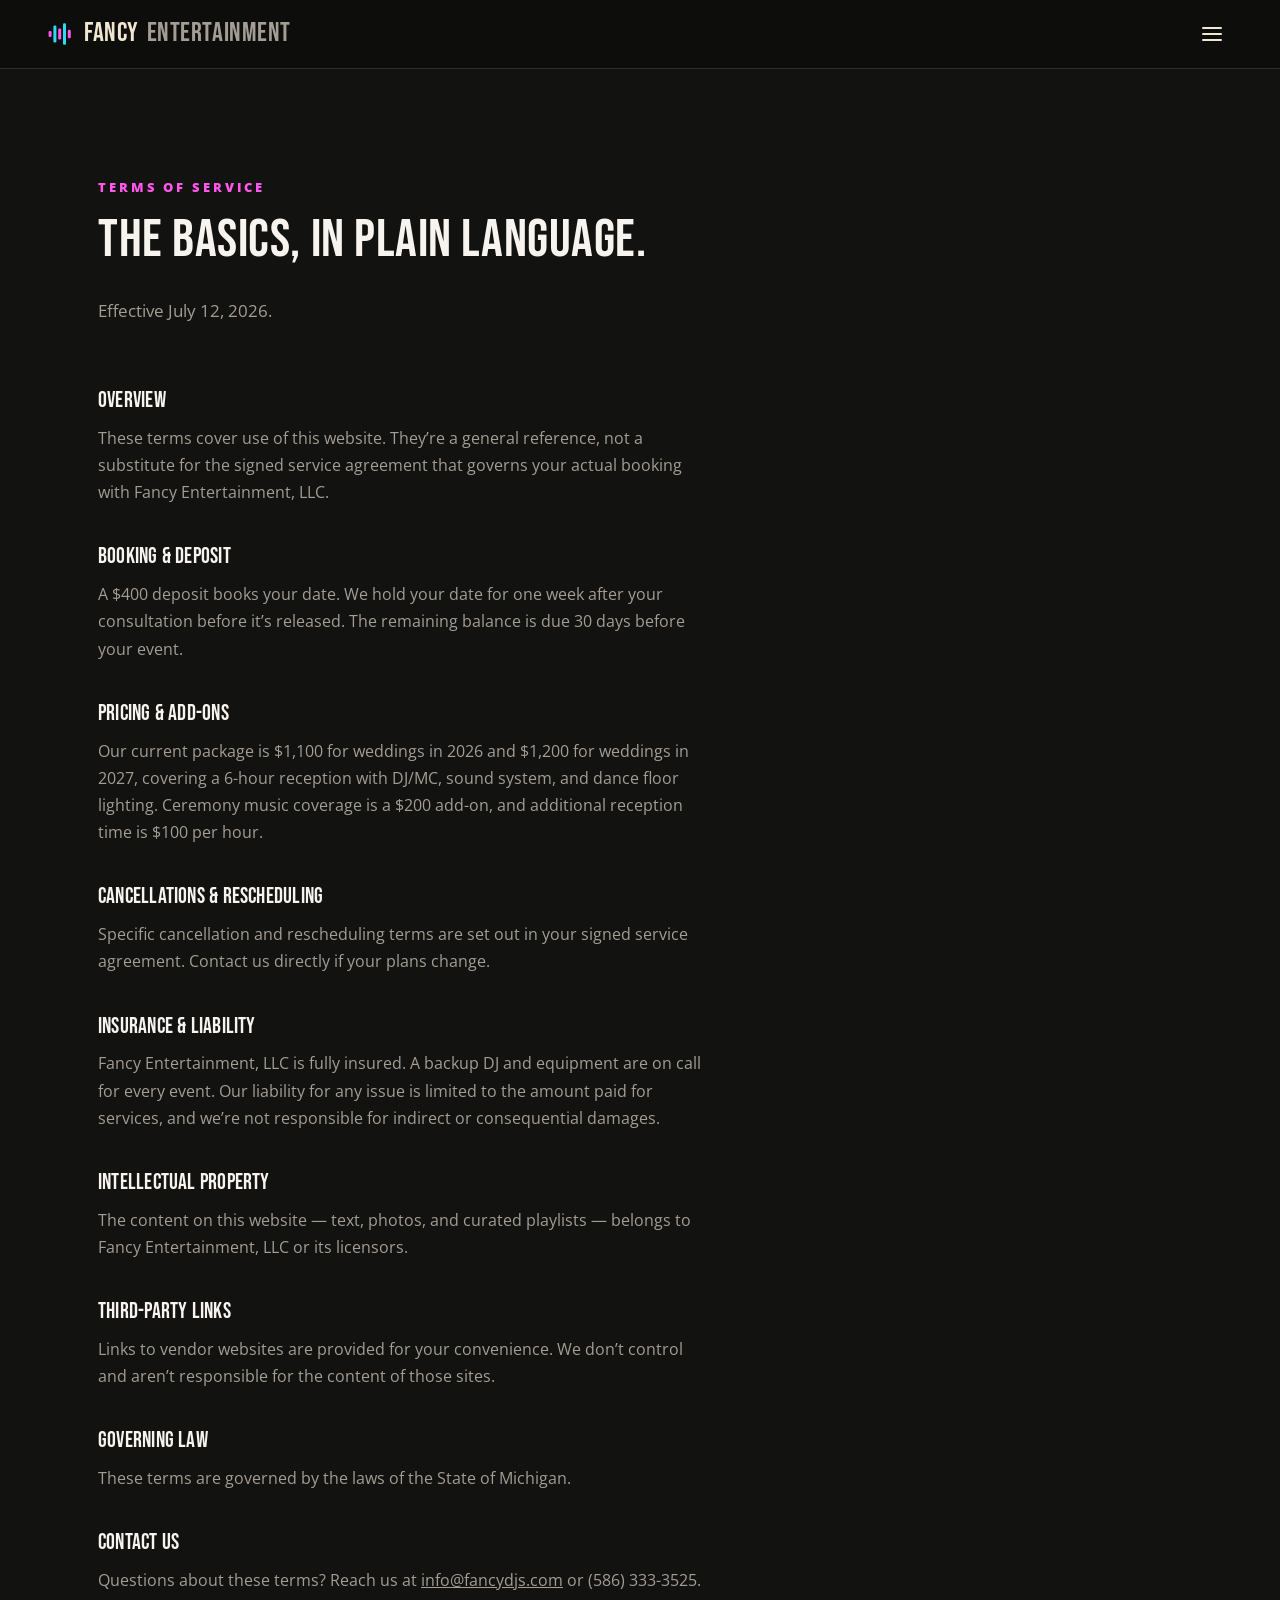
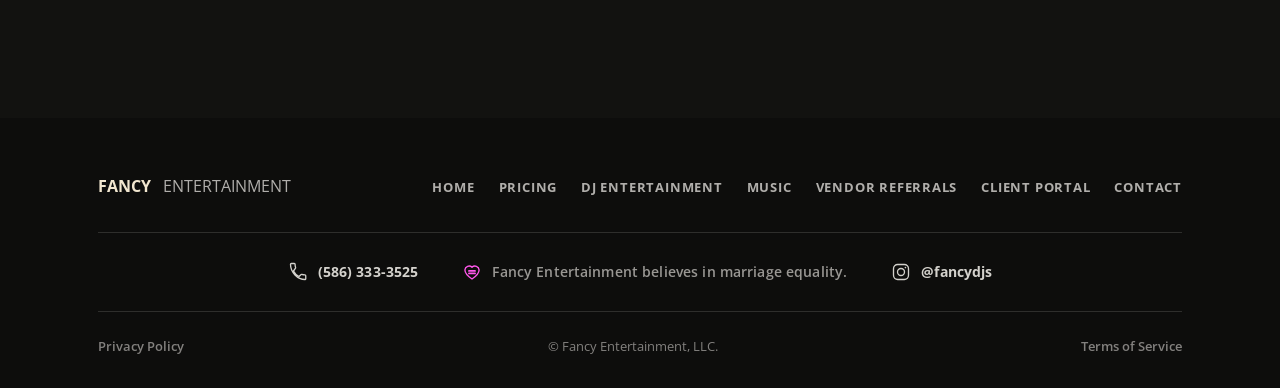
<file: terms-of-service/index.html>
<!DOCTYPE html>
<html lang="en">
<head>
<meta charset="UTF-8">
<meta name="viewport" content="width=device-width, initial-scale=1.0">
<title>Terms of Service | Fancy Entertainment</title>
<meta name="description" content="Fancy Entertainment's terms of service — booking, pricing, cancellations, and liability basics.">
<link rel="canonical" href="https://www.fancydjs.com/terms-of-service">
<link rel="icon" href="/favicon.svg" type="image/svg+xml">
<link rel="icon" href="/favicon.ico" sizes="any">
<link rel="apple-touch-icon" href="/apple-touch-icon.png">
<link rel="preload" as="font" type="font/woff2" href="/fonts/bebas-neue-400.woff2" crossorigin>
<link rel="preload" as="font" type="font/woff2" href="/fonts/open-sans-400.woff2" crossorigin>
<link rel="preload" as="font" type="font/woff2" href="/fonts/open-sans-700.woff2" crossorigin>
<link rel="preload" as="font" type="font/woff2" href="/fonts/open-sans-800.woff2" crossorigin>
<style>@font-face {
    font-family: 'Bebas Neue';
    font-style: normal;
    font-weight: 400;
    font-display: swap;
    src: url(/fonts/bebas-neue-400.woff2) format('woff2');
  }
  @font-face {
    font-family: 'Open Sans';
    font-style: normal;
    font-weight: 400;
    font-display: swap;
    src: url(/fonts/open-sans-400.woff2) format('woff2');
  }
  @font-face {
    font-family: 'Open Sans';
    font-style: normal;
    font-weight: 600;
    font-display: swap;
    src: url(/fonts/open-sans-600.woff2) format('woff2');
  }
  @font-face {
    font-family: 'Open Sans';
    font-style: normal;
    font-weight: 700;
    font-display: swap;
    src: url(/fonts/open-sans-700.woff2) format('woff2');
  }
  @font-face {
    font-family: 'Open Sans';
    font-style: normal;
    font-weight: 800;
    font-display: swap;
    src: url(/fonts/open-sans-800.woff2) format('woff2');
  }

  :root {
    --ink: #0d0d0c;
    --paper: #f1e6cf;
    --magenta: #ff57eb;
    --magenta-deep: #c81fb0;
    --magenta-darker: #8f007e;
    --cyan: #2fd8f5;
    --gray: #8f8a82;

    --bg: #121210;
    --bg-raised: #1a1a17;
    --fg: #f7f4ef;
    --fg-muted: #a39d94;
    --line: rgba(247,244,239,0.14);
    --card-bg: #1a1a17;
    --card-line: rgba(247,244,239,0.16);
    --tick-fg: rgba(247,244,239,0.07);

    --nav-bg: var(--ink);
    --nav-fg: var(--paper);
    --hero-bg: var(--ink);
    --hero-fg: var(--paper);

    --font-display: 'Bebas Neue', 'Arial Narrow', sans-serif;
    --font-body: 'Open Sans', system-ui, sans-serif;
  }

  * { box-sizing: border-box; }
  html, body { margin: 0; padding: 0; }
  .skip-link {
    position: absolute;
    left: -9999px;
    top: 0;
    background: var(--magenta);
    color: var(--ink);
    padding: 12px 20px;
    z-index: 999;
    font-weight: 700;
    font-size: 0.9rem;
    text-decoration: none;
  }
  .skip-link:focus {
    left: 16px;
    top: 16px;
  }
  body {
    background: var(--bg);
    color: var(--fg);
    font-family: var(--font-body);
    font-size: 16px;
    line-height: 1.6;
    -webkit-font-smoothing: antialiased;
    overflow-x: hidden;
  }
  img { max-width: 100%; display: block; }
  a { color: inherit; }
  .wrap {
    max-width: 1180px;
    margin: 0 auto;
    padding: 0 clamp(20px, 5vw, 48px);
  }
  h1, h2, h3 {
    font-family: var(--font-display);
    font-weight: 400;
    line-height: 1.02;
    letter-spacing: 0.01em;
    margin: 0;
  }
  h2, h3 {
    text-wrap: balance;
  }
  .accent {
    color: var(--magenta);
  }
  .eyebrow {
    font-family: var(--font-body);
    font-weight: 800;
    font-size: 0.82rem;
    letter-spacing: 0.22em;
    text-transform: uppercase;
    color: var(--magenta);
  }
  .eyebrow.cyan { color: var(--cyan); }
  button, .btn {
    font-family: var(--font-body);
    cursor: pointer;
  }
  .btn {
    display: inline-flex;
    align-items: center;
    justify-content: center;
    text-align: center;
    gap: 10px;
    font-weight: 800;
    font-size: 0.85rem;
    letter-spacing: 0.08em;
    text-transform: uppercase;
    text-decoration: none;
    padding: 16px 28px;
    border: 2px solid transparent;
    transition: transform 0.15s ease, background 0.15s ease, color 0.15s ease, border-color .15s ease;
  }
  .btn:focus-visible { outline: 3px solid var(--cyan); outline-offset: 3px; }
  a:focus-visible, summary:focus-visible, button:focus-visible { outline: 2px solid var(--cyan); outline-offset: 3px; border-radius: 3px; }
  .btn-solid {
    background: var(--magenta-deep);
    color: #ffffff;
  }
  .btn-solid:hover { transform: translateY(-2px); background: var(--magenta-darker); }
  .btn-outline {
    background: transparent;
    color: var(--hero-fg);
    border-color: currentColor;
  }
  .btn-outline:hover { transform: translateY(-2px); background: var(--hero-fg); color: var(--hero-bg); }

  /* ---------- NAV ---------- */
  header.site-nav {
    position: sticky;
    top: 0;
    z-index: 50;
    background: var(--nav-bg);
    color: var(--nav-fg);
    border-bottom: 1px solid rgba(247,244,239,0.14);
  }
  .nav-inner {
    display: flex;
    align-items: center;
    justify-content: space-between;
    padding: 14px clamp(20px, 5vw, 48px);
    gap: 24px;
  }
  .logo {
    display: flex;
    align-items: center;
    gap: 12px;
    text-decoration: none;
  }
  .logo-wave { width: 24px; height: 24px; flex: none; }
  .logo-text {
    display: inline-flex;
    align-items: baseline;
    white-space: nowrap;
    font-family: var(--font-display);
    font-size: 1.7rem;
    letter-spacing: 0.02em;
    color: var(--paper);
    line-height: 1;
  }
  .logo-sub {
    font-family: var(--font-display);
    font-size: 1.7rem;
    letter-spacing: 0.02em;
    color: var(--fg-muted);
    margin-left: 8px;
  }
  .nav-links {
    display: flex;
    gap: 28px;
    list-style: none;
    margin: 0;
    padding: 0;
  }
  .nav-links a {
    display: block;
    text-align: center;
    font-size: 0.78rem;
    font-weight: 700;
    letter-spacing: 0.1em;
    text-transform: uppercase;
    text-decoration: none;
    opacity: 0.82;
    position: relative;
    padding-bottom: 4px;
  }
  .nav-links a:hover { opacity: 1; }
  .nav-links a::after {
    content: "";
    position: absolute;
    left: 0; right: 100%; bottom: -2px;
    height: 2px;
    background: var(--magenta);
    transition: right .2s ease;
  }
  .nav-links a:hover::after { right: 0; }
  .nav-links a.active { color: var(--magenta); opacity: 1; }
  .nav-links a.active::after { right: 0; }
  .nav-cta { display: none; }
  @media (min-width: 1360px) { .nav-cta { display: inline-flex; } }
  .nav-links { display: none; }
  @media (min-width: 1360px) { .nav-links { display: flex; } }

  .mobile-nav { }
  @media (min-width: 1360px) { .mobile-nav { display: none; } }
  .mobile-nav-toggle {
    display: flex;
    align-items: center;
    justify-content: center;
    width: 40px;
    height: 40px;
    cursor: pointer;
    list-style: none;
    color: var(--nav-fg);
  }
  .mobile-nav-toggle::-webkit-details-marker { display: none; }
  .mobile-nav-toggle svg { width: 24px; height: 24px; }
  .mobile-nav-panel {
    position: absolute;
    top: calc(100% + 1px);
    right: 0;
    left: 0;
    background: var(--ink);
    border-bottom: 1px solid rgba(247,244,239,0.14);
    padding: 8px clamp(20px, 5vw, 48px) 24px;
    display: flex;
    flex-direction: column;
    gap: 4px;
  }
  .mobile-nav-panel ul {
    list-style: none;
    margin: 0;
    padding: 0;
    display: flex;
    flex-direction: column;
  }
  .mobile-nav-panel li a {
    display: block;
    padding: 14px 0;
    font-size: 0.9rem;
    font-weight: 700;
    letter-spacing: 0.06em;
    text-transform: uppercase;
    text-decoration: none;
    color: var(--paper);
    border-bottom: 1px solid rgba(247,244,239,0.1);
  }
  .mobile-nav-panel li a.active { color: var(--magenta); }
  .mobile-nav-panel .btn { margin-top: 16px; align-self: flex-start; }


  /* ---------- HERO ---------- */
  .hero {
    position: relative;
    background: var(--hero-bg);
    color: var(--hero-fg);
    overflow: hidden;
    padding: clamp(64px, 12vw, 128px) 0 clamp(56px, 9vw, 96px);
  }
  .hero-media {
    position: absolute;
    inset: 0;
    z-index: 0;
    overflow: hidden;
  }
  .hero-media video {
    width: 100%;
    height: 100%;
    object-fit: cover;
    filter: saturate(0.85) brightness(0.72);
  }
  .hero-scrim {
    position: absolute;
    inset: 0;
    background:
      linear-gradient(100deg, rgba(13,13,12,0.94) 8%, rgba(13,13,12,0.8) 34%, rgba(13,13,12,0.4) 66%, rgba(13,13,12,0.68) 100%),
      linear-gradient(0deg, rgba(13,13,12,0.75), transparent 40%);
  }
  .beam-field {
    position: absolute;
    inset: -20% -10%;
    pointer-events: none;
    z-index: 1;
    opacity: 0.45;
  }
  .beam {
    position: absolute;
    width: 220%;
    height: 120px;
    left: -60%;
    top: 30%;
    filter: blur(6px);
    mix-blend-mode: screen;
    transform-origin: center;
  }
  .beam.b1 {
    background: linear-gradient(90deg, transparent, rgba(255,87,235,0.55), transparent);
    animation: sweep1 14s ease-in-out infinite;
  }
  .beam.b2 {
    top: 55%;
    background: linear-gradient(90deg, transparent, rgba(47,216,245,0.5), transparent);
    animation: sweep2 18s ease-in-out infinite;
  }
  .beam.b3 {
    top: 10%;
    height: 90px;
    background: linear-gradient(90deg, transparent, rgba(255,87,235,0.3), transparent);
    animation: sweep1 22s ease-in-out infinite reverse;
  }
  @keyframes sweep1 {
    0%, 100% { transform: rotate(-8deg) translateY(0); }
    50% { transform: rotate(6deg) translateY(30px); }
  }
  @keyframes sweep2 {
    0%, 100% { transform: rotate(10deg) translateY(0); }
    50% { transform: rotate(-6deg) translateY(-24px); }
  }
  @media (prefers-reduced-motion: reduce) {
    .beam { animation: none !important; }
  }
  .hero-inner { position: relative; z-index: 2; }
  .hero-kicker {
    display: flex;
    align-items: center;
    gap: 12px;
    margin-bottom: 22px;
    font-size: 0.78rem;
    font-weight: 700;
    letter-spacing: 0.14em;
    text-transform: uppercase;
    color: var(--cyan);
  }
  .hero-kicker .dot {
    width: 8px; height: 8px; border-radius: 50%;
    background: var(--magenta);
    box-shadow: 0 0 0 4px rgba(255,87,235,0.2);
  }
  .hero h1 {
    font-size: clamp(2.6rem, 7vw, 5.6rem);
    line-height: 0.94;
    max-width: 19ch;
    letter-spacing: 0.005em;
  }
  .hero p.lede {
    max-width: 52ch;
    margin-top: 26px;
    font-size: clamp(1.05rem, 2vw, 1.25rem);
    color: rgba(247,244,239,0.78);
  }
  .hero-byline {
    margin-top: 18px;
    font-size: 0.95rem;
    color: rgba(247,244,239,0.6);
  }
  .hero-actions {
    display: flex;
    flex-wrap: wrap;
    gap: 16px;
    margin-top: 40px;
  }

  /* ---------- TICKET STAT STRIP ---------- */
  .stat-strip {
    background: var(--card-bg);
    border-bottom: 1px dashed var(--card-line);
  }
  .stat-row {
    display: grid;
    grid-template-columns: repeat(4, 1fr);
    padding: 28px 0;
  }
  @media (max-width: 640px) {
    .stat-row { grid-template-columns: repeat(2, 1fr); row-gap: 24px; }
    .stat:nth-child(odd) { border-left: none; }
    .stat:nth-child(even) { border-left: 1px dashed var(--card-line); }
  }
  .stat {
    padding: 8px 24px;
    border-left: 1px dashed var(--card-line);
    text-align: center;
  }
  .stat:first-child { border-left: none; }
  .stat b {
    display: block;
    font-family: var(--font-display);
    font-size: clamp(2rem, 4vw, 2.8rem);
    color: var(--fg);
  }
  .stat span {
    font-size: 0.76rem;
    letter-spacing: 0.1em;
    text-transform: uppercase;
    color: var(--fg-muted);
    font-weight: 700;
  }

  .as-seen-on { background: var(--bg-raised, var(--bg)); border-bottom: 1px solid var(--card-line); }
  .aso-inner {
    display: flex;
    flex-wrap: wrap;
    align-items: center;
    justify-content: center;
    gap: 24px;
    padding: 26px 0;
  }
  .aso-label {
    font-size: 0.72rem;
    font-weight: 800;
    letter-spacing: 0.18em;
    text-transform: uppercase;
    color: var(--fg-muted);
  }
  .aso-badges { display: flex; align-items: center; gap: 18px; flex-wrap: wrap; }
  .badge-slot {
    width: 96px;
    height: 96px;
    border-radius: 10px;
    display: flex;
    align-items: center;
    justify-content: center;
    text-align: center;
    padding: 10px;
    overflow: hidden;
  }
  .badge-slot span {
    font-size: 0.62rem;
    line-height: 1.35;
    font-weight: 700;
    letter-spacing: 0.02em;
    text-transform: uppercase;
    color: var(--fg-muted);
  }
  .badge-slot img { max-width: 100%; max-height: 100%; object-fit: contain; }
  .badge-slot-round { border-radius: 50%; }

  /* ---------- SECTION GENERIC ---------- */
  section { padding: clamp(64px, 10vw, 108px) 0; }
  .section-head {
    display: flex;
    flex-direction: column;
    gap: 14px;
    max-width: 62ch;
    margin-bottom: 48px;
  }
  .section-head h2 {
    font-size: clamp(2.2rem, 5vw, 3.4rem);
  }
  .section-head p { color: var(--fg-muted); font-size: 1.05rem; max-width: 55ch; }

  /* ---------- RIDER / INCLUDED ---------- */
  .rider {
    background: var(--bg-raised, var(--bg));
  }
  .theme-cards {
    display: grid;
    grid-template-columns: 1fr 1fr;
    gap: 20px;
  }
  @media (max-width: 640px) {
    .theme-cards { grid-template-columns: 1fr; }
  }
  .theme-card {
    background: var(--card-bg);
    border: 1px solid var(--card-line);
    padding: 28px;
  }
  .theme-card .tc-label {
    display: block;
    font-size: 0.75rem;
    letter-spacing: 0.12em;
    text-transform: uppercase;
    color: var(--fg-muted);
    font-weight: 700;
    margin-bottom: 18px;
  }
  .theme-card ul { list-style: none; margin: 0; padding: 0; display: flex; flex-direction: column; gap: 20px; }
  .theme-card li { display: flex; gap: 14px; }
  .theme-card li svg { flex: none; width: 22px; height: 22px; color: var(--magenta); margin-top: 2px; }
  .theme-card li h4 { font-size: 0.95rem; font-weight: 700; margin: 0 0 4px; color: var(--fg); font-family: var(--font-body); }
  .theme-card li p { font-size: 0.85rem; color: var(--fg-muted); margin: 0; line-height: 1.5; }

  /* ---------- VENDOR DIRECTORY ---------- */
  .vendor-directory {
    border-top: 1px solid var(--card-line);
  }
  .vd-row {
    display: grid;
    grid-template-columns: 1fr;
    gap: 10px;
    padding: 22px 0;
    border-bottom: 1px solid var(--card-line);
  }
  @media (min-width: 640px) {
    .vd-row { grid-template-columns: 200px 1fr; gap: 24px; align-items: start; }
  }
  .vd-category {
    display: flex;
    align-items: center;
    gap: 10px;
    font-size: 0.76rem;
    font-weight: 800;
    letter-spacing: 0.1em;
    text-transform: uppercase;
    color: var(--fg-muted);
  }
  .vd-category svg { flex: none; width: 20px; height: 20px; }
  .vd-names { display: grid; grid-template-columns: 1fr; gap: 10px; }
  @media (min-width: 900px) { .vd-names { grid-template-columns: repeat(2, 1fr); } }
  .vd-card {
    display: flex;
    flex-direction: column;
    gap: 4px;
    border: 1px solid var(--card-line);
    background: var(--card-bg);
    padding: 14px 16px;
    text-decoration: none;
    color: inherit;
    transition: border-color 0.15s ease, transform 0.15s ease;
  }
  .vd-card:hover { border-color: var(--magenta); transform: translateY(-2px); }
  .vd-name { font-weight: 700; font-size: 0.92rem; color: var(--fg); }
  .vd-card:hover .vd-name { color: var(--magenta); }
  .vd-desc { font-size: 0.82rem; color: var(--fg-muted); line-height: 1.5; }
  .vd-chip-muted { color: var(--fg-muted); font-weight: 400; border-style: dashed; }
  aa.vd-row-open .vd-category { color: var(--magenta); }
  .vd-chip-open {
    border-style: dashed;
    border-color: var(--magenta);
    color: var(--magenta);
    background: transparent;
    font-weight: 700;
  }

  /* ---------- TESTIMONIAL ---------- */
  .testimonial {
    background: var(--ink);
    color: var(--paper);
    position: relative;
    padding: clamp(48px, 7vw, 80px) 0;
  }
  .testimonial::after {
    content: '';
    position: absolute;
    bottom: 0;
    left: 0;
    right: 0;
    height: 1px;
    background: linear-gradient(90deg, transparent, rgba(255,87,235,0.5), transparent);
  }
  .testimonial-wrap {
    overflow: hidden;
    margin-top: 28px;
    padding-top: 4px;
    padding-bottom: 4px;
  }
  .testimonial-track {
    display: flex;
    align-items: stretch;
    gap: 0;
    width: max-content;
    animation: testimonialScroll 120s linear infinite;
  }
  .testimonial-wrap.paused .testimonial-track { animation-play-state: paused; }
  @keyframes testimonialScroll {
    from { transform: translateX(0); }
    to { transform: translateX(-50%); }
  }
  .testimonial-card {
    flex: none;
    box-sizing: border-box;
    width: 440px;
    padding-right: 40px;
    margin-right: 40px;
    border-right: 1px dashed rgba(247,244,239,0.16);
  }
  .testimonial-card blockquote {
    margin: 0;
    font-family: var(--font-display);
    font-size: clamp(1.05rem, 1.8vw, 1.35rem);
    line-height: 1.2;
    letter-spacing: 0.01em;
    color: var(--paper);
    display: -webkit-box;
    -webkit-box-orient: vertical;
    -webkit-line-clamp: 10;
    overflow: hidden;
  }
  .testimonial-card cite {
    display: block;
    margin-top: 16px;
    font-style: normal;
    font-weight: 700;
    letter-spacing: 0.08em;
    text-transform: uppercase;
    font-size: 0.85rem;
    color: var(--cyan);
  }

  /* ---------- PRICING PANEL ---------- */
  .year-cards {
    display: grid;
    grid-template-columns: 1fr 1fr;
    gap: 20px;
    margin-bottom: 24px;
  }
  @media (max-width: 640px) {
    .year-cards { grid-template-columns: 1fr; }
  }
  .year-card {
    background: var(--card-bg);
    border: 1px solid var(--card-line);
    padding: 28px;
  }
  .year-card-featured { border-color: var(--magenta); }
  .yc-year {
    display: block;
    font-size: 0.78rem;
    letter-spacing: 0.1em;
    text-transform: uppercase;
    color: var(--fg-muted);
    font-weight: 700;
  }
  .yc-price {
    display: block;
    font-family: var(--font-display);
    font-size: 2.6rem;
    color: var(--fg);
    margin: 8px 0 18px;
  }
  .year-card ul { list-style: none; margin: 0; padding: 0; display: flex; flex-direction: column; gap: 10px; }
  .year-card li { font-size: 0.92rem; padding-left: 20px; position: relative; }
  .year-card li::before {
    content: "";
    position: absolute; left: 0; top: 8px;
    width: 7px; height: 7px;
    background: var(--magenta);
  }
  .rate-note { text-align: center; margin: 0 0 24px; font-size: 0.82rem; color: var(--fg-muted); }
  .lock-callout {
    background: var(--ink);
    color: rgba(247,244,239,0.85);
    padding: 18px 24px;
    text-align: center;
    font-size: 0.95rem;
    margin-bottom: 24px;
  }
  .lock-callout strong {
    color: var(--magenta);
    font-family: var(--font-display);
    font-size: 1.15rem;
    font-weight: 400;
    letter-spacing: 0.02em;
  }
  .addons-chips {
    display: flex;
    gap: 16px;
    flex-wrap: wrap;
    justify-content: center;
  }
  .addon-chip {
    display: flex;
    flex-direction: column;
    gap: 4px;
    background: var(--card-bg);
    border: 1px solid var(--card-line);
    padding: 14px 20px;
    max-width: 340px;
  }
  .addon-chip-title { font-size: 0.9rem; font-weight: 700; }
  .addon-chip-title b { color: var(--magenta); font-family: var(--font-display); font-weight: 400; font-size: 1.05rem; }
  .addon-chip-desc { font-size: 0.8rem; color: var(--fg-muted); line-height: 1.4; }

  /* ---------- HOW IT WORKS ---------- */
  .timeline { display: flex; flex-direction: column; }
  .tl-item {
    display: grid;
    grid-template-columns: 80px 1fr;
    gap: 20px;
    padding: 26px 0;
    border-top: 1px solid var(--card-line);
  }
  .tl-item:last-child { border-bottom: 1px solid var(--card-line); }
  .tl-num {
    font-family: var(--font-display);
    font-size: 2.4rem;
    color: var(--magenta);
    line-height: 1;
  }
  .tl-body h3 { font-family: var(--font-body); font-weight: 800; font-size: 1.08rem; margin-bottom: 6px; text-transform: uppercase; letter-spacing: 0.02em; }
  .tl-body p { margin: 0; color: var(--fg-muted); max-width: 62ch; }

  /* ---------- VENUE TICKER ---------- */
  .ticker-section { background: var(--ink); color: var(--paper); overflow: hidden; padding: 56px 0; }
  .ticker-section .section-head { color: var(--paper); }
  .ticker-section .section-head p { color: rgba(247,244,239,0.6); }
  .ticker-row { display: flex; white-space: nowrap; }
  .ticker-track {
    display: flex;
    gap: 0;
    animation: scrollLeft 60s linear infinite;
  }
  .ticker-row.reverse .ticker-track { animation: scrollRight 70s linear infinite; }
  .ticker-track span {
    font-family: var(--font-display);
    font-size: clamp(1.3rem, 3vw, 2rem);
    padding: 0 28px;
    display: inline-flex;
    align-items: center;
    gap: 28px;
    color: rgba(247,244,239,0.85);
  }
  .ticker-track span::after {
    content: "\2726";
    color: var(--magenta);
    font-size: 0.9rem;
  }
  @keyframes scrollLeft {
    from { transform: translateX(0); }
    to { transform: translateX(-20%); }
  }
  @keyframes scrollRight {
    from { transform: translateX(-20%); }
    to { transform: translateX(0); }
  }
  @media (prefers-reduced-motion: reduce) {
    .ticker-track { animation: none; }
  }
  .ticker-row { margin-bottom: 8px; }

  /* ---------- MUSIC CRATE ---------- */
  .crate-wrap {
    overflow: hidden;
    margin-top: 24px;
    padding-top: 8px;
  }
  .crate-track {
    display: flex;
    gap: 20px;
    width: max-content;
    animation: crateScroll 90s linear infinite;
  }
  .crate-wrap.paused .crate-track { animation-play-state: paused; }
  @keyframes crateScroll {
    from { transform: translateX(0); }
    to { transform: translateX(-50%); }
  }
  .sleeve {
    flex: none;
    width: 200px;
    background: var(--card-bg);
    border: 1px solid var(--card-line);
    padding: 20px;
    text-decoration: none;
    color: inherit;
    display: block;
    text-align: center;
    transition: border-color 0.15s ease, transform 0.15s ease;
  }
  .sleeve:hover { border-color: var(--magenta); transform: translateY(-4px); }
  .sleeve-art {
    width: 100%;
    aspect-ratio: 1;
    background: linear-gradient(135deg, var(--magenta), var(--cyan));
    margin-bottom: 14px;
    display: flex;
    align-items: center;
    justify-content: center;
    overflow: hidden;
  }
  .sleeve-art svg { width: 34px; height: 34px; color: rgba(13,13,12,0.55); }
  .sleeve-art img { width: 100%; height: 100%; object-fit: cover; display: block; }
  .crate-more {
    display: block;
    text-align: center;
    margin-top: 20px;
    font-size: 0.78rem;
    font-weight: 800;
    letter-spacing: 0.08em;
    text-transform: uppercase;
    text-decoration: none;
    color: var(--fg-muted);
  }
  .crate-more:hover { color: var(--magenta); }
  .sleeve-listen {
    display: block;
    text-align: center;
    font-size: 0.72rem;
    font-weight: 800;
    letter-spacing: 0.08em;
    text-transform: uppercase;
    color: var(--magenta);
  }

  .vendor-chips {
    display: flex;
    flex-wrap: wrap;
    gap: 12px;
    margin-top: 8px;
  }
  .vendor-chips span {
    border: 1px solid var(--card-line);
    padding: 8px 16px;
    font-size: 0.82rem;
    font-weight: 700;
    letter-spacing: 0.03em;
    text-transform: uppercase;
    color: var(--fg-muted);
  }

  /* ---------- FAQ ---------- */
  .faq-list { border-top: 1px solid var(--card-line); }
  .faq-item { border-bottom: 1px solid var(--card-line); }
  .faq-item summary {
    display: flex;
    align-items: center;
    gap: 16px;
    padding: 20px 4px;
    cursor: pointer;
    list-style: none;
    font-family: var(--font-body);
    font-weight: 700;
    font-size: 1rem;
  }
  .faq-item summary::-webkit-details-marker { display: none; }
  .faq-chevron {
    flex: none;
    width: 16px;
    height: 16px;
    margin-left: auto;
    color: var(--fg-muted);
    transition: transform 0.2s ease;
  }
  .faq-item[open] .faq-chevron { transform: rotate(180deg); color: var(--magenta); }
  .faq-body {
    padding: 0 4px 22px;
    color: var(--fg-muted);
    font-size: 0.94rem;
    max-width: 68ch;
  }

  /* ---------- CONTACT FORM (Dubsado embed) ---------- */
  .dubsado-embed {
    max-width: 640px;
  }
  .dubsado-embed iframe {
    display: block;
    border: none;
  }

  /* ---------- FOOTER ---------- */
  footer {
    background: var(--ink);
    color: rgba(247,244,239,0.7);
    padding: 56px 0 32px;
  }
  .footer-top {
    display: flex;
    flex-wrap: wrap;
    justify-content: space-between;
    gap: 32px;
    padding-bottom: 32px;
    border-bottom: 1px solid rgba(247,244,239,0.14);
  }
  .footer-top .logo b { color: var(--paper); }
  .footer-links { display: flex; gap: 24px; flex-wrap: wrap; list-style: none; margin: 0; padding: 0; }
  .footer-links a { font-size: 0.82rem; font-weight: 700; letter-spacing: 0.06em; text-transform: uppercase; text-decoration: none; color: rgba(247,244,239,0.7); }
  .footer-links a:hover { color: var(--magenta); }
  .footer-info-bar {
    display: flex;
    flex-direction: row;
    justify-content: center;
    align-items: center;
    gap: 20px 44px;
    padding: 28px 0;
    border-bottom: 1px solid rgba(247,244,239,0.14);
  }
  @media (max-width: 700px) {
    .footer-info-bar { flex-direction: column; }
  }
  .fi-item {
    display: flex;
    align-items: center;
    gap: 10px;
    font-size: 0.85rem;
    font-weight: 700;
    letter-spacing: 0.01em;
    text-decoration: none;
    color: rgba(247,244,239,0.85);
    white-space: nowrap;
  }
  .fi-item svg { flex: none; width: 20px; height: 20px; }
  a.fi-item:hover { color: var(--magenta); }
  .fi-pride {
    color: rgba(247,244,239,0.6);
    font-weight: 600;
    white-space: nowrap;
  }
  @media (max-width: 700px) {
    .fi-pride { white-space: normal; }
  }
  .fi-pride svg { color: var(--magenta); }
  .footer-bottom {
    display: flex;
    flex-direction: row;
    align-items: center;
    justify-content: space-between;
    gap: 12px 24px;
    padding-top: 24px;
    font-size: 0.8rem;
    color: rgba(247,244,239,0.5);
    text-align: center;
  }
  @media (max-width: 500px) {
    .footer-bottom { flex-direction: column; }
  }
  .footer-bottom p { margin: 0 auto; }
  .footer-bottom a {
    text-decoration: none;
    color: rgba(247,244,239,0.5);
    font-weight: 600;
  }
  .footer-bottom a:hover { color: var(--magenta); }

  ::selection { background: var(--magenta-deep); color: #fff; }

  /* ---------- EXPLORE GRID (home) ---------- */
  .explore-grid {
    display: grid;
    grid-template-columns: 1fr;
    gap: 20px;
  }
  @media (min-width: 720px) { .explore-grid { grid-template-columns: repeat(3, 1fr); } }
  @media (min-width: 1000px) { .explore-grid { grid-template-columns: repeat(5, 1fr); } }
  .explore-card {
    display: flex;
    flex-direction: column;
    gap: 10px;
    background: var(--card-bg);
    border: 1px solid var(--card-line);
    padding: 24px;
    text-decoration: none;
    color: inherit;
    transition: border-color 0.15s ease, transform 0.15s ease;
  }
  .explore-card:hover { border-color: var(--magenta); transform: translateY(-4px); }
  .explore-card svg { width: 28px; height: 28px; color: var(--magenta); }
  .explore-card h3 { font-family: var(--font-body); font-weight: 700; font-size: 1.05rem; }
  .explore-card p { color: var(--fg-muted); font-size: 0.88rem; margin: 0; flex: 1; }
  .explore-arrow { font-size: 0.74rem; font-weight: 800; letter-spacing: 0.06em; text-transform: uppercase; color: var(--magenta); white-space: nowrap; }

  /* ---------- LEGAL PAGES ---------- */
  .legal-content { max-width: 68ch; }
  .legal-content h3 { font-size: 1.4rem; margin: 40px 0 12px; }
  .legal-content h3:first-child { margin-top: 0; }
  .legal-content p { color: var(--fg-muted); font-size: 1rem; line-height: 1.7; margin: 0 0 16px; }
  .legal-content ul { color: var(--fg-muted); font-size: 1rem; line-height: 1.7; padding-left: 20px; margin: 0 0 16px; }
  .legal-content li { margin-bottom: 6px; }

  /* ---------- CONTACT (centered) ---------- */
  #contact .section-head { align-items: center; text-align: center; margin-left: auto; margin-right: auto; }
  #contact .dubsado-embed { margin-left: auto; margin-right: auto; }

  /* ---------- 404 (centered) ---------- */
  #not-found { padding: clamp(100px, 16vw, 180px) 0; }
  #not-found .section-head { align-items: center; text-align: center; margin-left: auto; margin-right: auto; max-width: 56ch; }
  #not-found .hero-actions { justify-content: center; }

  /* ---------- STICKY MOBILE CTA ---------- */
  .sticky-mobile-cta { display: none; }
  @media (max-width: 640px) {
    .sticky-mobile-cta {
      display: flex;
      align-items: center;
      justify-content: center;
      position: fixed;
      left: 0;
      right: 0;
      bottom: 0;
      z-index: 60;
      background: var(--magenta-deep);
      color: #ffffff;
      text-decoration: none;
      font-weight: 800;
      font-size: 0.85rem;
      letter-spacing: 0.08em;
      text-transform: uppercase;
      padding: 16px 20px calc(16px + env(safe-area-inset-bottom));
      box-shadow: 0 -4px 16px rgba(13,13,12,0.18);
    }
    .sticky-mobile-cta + footer { padding-bottom: calc(72px + env(safe-area-inset-bottom)); }
  }</style>
<meta property="og:type" content="website">
<meta property="og:site_name" content="Fancy Entertainment">
<meta property="og:title" content="Terms of Service | Fancy Entertainment">
<meta property="og:description" content="Fancy Entertainment's terms of service — booking, pricing, cancellations, and liability basics.">
<meta property="og:url" content="https://www.fancydjs.com/terms-of-service">
<meta property="og:image" content="https://www.fancydjs.com/images/og-image.jpg">
<meta name="twitter:card" content="summary_large_image">
<meta name="twitter:title" content="Terms of Service | Fancy Entertainment">
<meta name="twitter:description" content="Fancy Entertainment's terms of service — booking, pricing, cancellations, and liability basics.">
<meta name="twitter:image" content="https://www.fancydjs.com/images/og-image.jpg">
<script>
  window.dataLayer = window.dataLayer || [];
  function gtag(){dataLayer.push(arguments);}
  gtag('js', new Date());
  gtag('config', 'G-C7B83X2B8D');
  window.addEventListener('load', function() {
    var s = document.createElement('script');
    s.async = true;
    s.src = 'https://www.googletagmanager.com/gtag/js?id=G-C7B83X2B8D';
    document.head.appendChild(s);
  });
</script>
<script type="application/ld+json">
{
  "@context": "https://schema.org",
  "@type": "BreadcrumbList",
  "itemListElement": [
    { "@type": "ListItem", "position": 1, "name": "Home", "item": "https://www.fancydjs.com/" },
    { "@type": "ListItem", "position": 2, "name": "Terms of Service", "item": "https://www.fancydjs.com/terms-of-service" }
  ]
}
</script>
</head>
<body>
<a class="skip-link" href="#top">Skip to content</a>
<header class="site-nav">
  <div class="nav-inner">
    <a class="logo" href="/">
      <svg class="logo-wave" viewBox="0 0 40 40" aria-hidden="true">
        <rect x="1" y="15" width="5" height="10" rx="2" fill="var(--magenta)"/>
        <rect x="9" y="6" width="5" height="28" rx="2" fill="var(--cyan)"/>
        <rect x="17" y="11" width="5" height="18" rx="2" fill="var(--magenta)"/>
        <rect x="25" y="2" width="5" height="36" rx="2" fill="var(--cyan)"/>
        <rect x="33" y="13" width="5" height="14" rx="2" fill="var(--magenta)"/>
      </svg>
      <span class="logo-text">FANCY <span class="logo-sub">ENTERTAINMENT</span></span>
    </a>
    <nav>
      <ul class="nav-links">
        <li><a href="/pricing">Pricing</a></li>
        <li><a href="/dj-entertainment">DJ Entertainment</a></li>
        <li><a href="/music">Music</a></li>
        <li><a href="/vendor-referrals">Vendors</a></li>
        <li><a href="/faq">FAQ</a></li>
        <li><a href="/client-portal">Client Portal</a></li>
        <li><a href="/contact">Contact</a></li>
      </ul>
    </nav>
    <a class="btn btn-solid nav-cta" href="/contact" data-ga-cta="check_your_date" data-ga-location="nav">Check Your Date</a>
    <details class="mobile-nav">
      <summary class="mobile-nav-toggle" aria-label="Menu">
        <svg viewBox="0 0 24 24" fill="none" stroke="currentColor" stroke-width="2" stroke-linecap="round"><line x1="3" y1="6" x2="21" y2="6"/><line x1="3" y1="12" x2="21" y2="12"/><line x1="3" y1="18" x2="21" y2="18"/></svg>
      </summary>
      <div class="mobile-nav-panel">
        <ul>
          <li><a href="/pricing">Pricing</a></li>
          <li><a href="/dj-entertainment">DJ Entertainment</a></li>
          <li><a href="/music">Music</a></li>
          <li><a href="/vendor-referrals">Vendors</a></li>
          <li><a href="/faq">FAQ</a></li>
          <li><a href="/client-portal">Client Portal</a></li>
          <li><a href="/contact">Contact</a></li>
        </ul>
        <a class="btn btn-solid" href="/contact" data-ga-cta="check_your_date" data-ga-location="mobile_nav">Check Your Date</a>
      </div>
    </details>
  </div>
</header>

<main id="top">

  <section class="legal">
    <div class="wrap">
      <div class="section-head">
        <span class="eyebrow">Terms of Service</span>
        <h2>The basics, in plain language.</h2>
        <p>Effective July 12, 2026.</p>
      </div>
      <div class="legal-content">
        <h3>Overview</h3>
        <p>These terms cover use of this website. They&rsquo;re a general reference, not a substitute for the signed service agreement that governs your actual booking with Fancy Entertainment, LLC.</p>

        <h3>Booking &amp; Deposit</h3>
        <p>A $400 deposit books your date. We hold your date for one week after your consultation before it&rsquo;s released. The remaining balance is due 30 days before your event.</p>

        <h3>Pricing &amp; Add-Ons</h3>
        <p>Our current package is $1,100 for weddings in 2026 and $1,200 for weddings in 2027, covering a 6-hour reception with DJ/MC, sound system, and dance floor lighting. Ceremony music coverage is a $200 add-on, and additional reception time is $100 per hour.</p>

        <h3>Cancellations &amp; Rescheduling</h3>
        <p>Specific cancellation and rescheduling terms are set out in your signed service agreement. Contact us directly if your plans change.</p>

        <h3>Insurance &amp; Liability</h3>
        <p>Fancy Entertainment, LLC is fully insured. A backup DJ and equipment are on call for every event. Our liability for any issue is limited to the amount paid for services, and we&rsquo;re not responsible for indirect or consequential damages.</p>

        <h3>Intellectual Property</h3>
        <p>The content on this website &mdash; text, photos, and curated playlists &mdash; belongs to Fancy Entertainment, LLC or its licensors.</p>

        <h3>Third-Party Links</h3>
        <p>Links to vendor websites are provided for your convenience. We don&rsquo;t control and aren&rsquo;t responsible for the content of those sites.</p>

        <h3>Governing Law</h3>
        <p>These terms are governed by the laws of the State of Michigan.</p>

        <h3>Contact Us</h3>
        <p>Questions about these terms? Reach us at <a href="mailto:info@fancydjs.com">info@fancydjs.com</a> or (586) 333-3525.</p>
      </div>
    </div>
  </section>

</main>

<a class="sticky-mobile-cta" href="/contact" data-ga-cta="check_your_date" data-ga-location="sticky_mobile">Check Your Date</a>
<footer>
  <div class="wrap">
    <div class="footer-top">
      <a class="logo" href="/">
        <b>FANCY</b>
        <span>ENTERTAINMENT</span>
      </a>
      <ul class="footer-links">
        <li><a href="/">Home</a></li>
        <li><a href="/pricing">Pricing</a></li>
        <li><a href="/dj-entertainment">DJ Entertainment</a></li>
        <li><a href="/music">Music</a></li>
        <li><a href="/vendor-referrals">Vendor Referrals</a></li>
        <li><a href="/client-portal">Client Portal</a></li>
        <li><a href="/contact">Contact</a></li>
      </ul>
    </div>

    <div class="footer-info-bar">
      <a class="fi-item" href="tel:5863333525">
        <svg viewBox="0 0 24 24" fill="none" stroke="currentColor" stroke-width="1.6" stroke-linecap="round" stroke-linejoin="round" aria-hidden="true"><path d="M6.6 10.8c1.4 2.8 3.8 5.2 6.6 6.6l2.2-2.2c.3-.3.7-.4 1.1-.3 1.2.4 2.5.6 3.8.6.6 0 1 .4 1 1V20c0 .6-.4 1-1 1C11.6 21 3 12.4 3 2.8c0-.6.4-1 1-1h3.5c.6 0 1 .4 1 1 0 1.3.2 2.6.6 3.8.1.4 0 .8-.3 1.1L6.6 10.8z"/></svg>
        (586) 333-3525
      </a>

      <div class="fi-item fi-pride">
        <svg viewBox="0 0 24 24" fill="none" stroke="currentColor" stroke-width="1.6" stroke-linecap="round" stroke-linejoin="round" aria-hidden="true"><path d="M12 20.5c-3.6-2.6-8.5-6.3-8.5-11A5 5 0 0 1 12 6.3 5 5 0 0 1 20.5 9.5c0 4.7-4.9 8.4-8.5 11z"/><line x1="8.3" y1="10.7" x2="15.7" y2="10.7" stroke-width="2"/><line x1="8.3" y1="13.7" x2="15.7" y2="13.7" stroke-width="2"/></svg>
        Fancy Entertainment believes in marriage equality.
      </div>

      <a class="fi-item" href="https://instagram.com/fancydjs">
        <svg viewBox="0 0 24 24" fill="none" stroke="currentColor" stroke-width="1.6" stroke-linecap="round" stroke-linejoin="round" aria-hidden="true"><rect x="3" y="3" width="18" height="18" rx="5"/><circle cx="12" cy="12" r="4.2"/><circle cx="17.3" cy="6.7" r="1" fill="currentColor" stroke="none"/></svg>
        @fancydjs
      </a>
    </div>

    <div class="footer-bottom">
      <a href="/privacy-policy">Privacy Policy</a>
      <p>&copy; Fancy Entertainment, LLC.</p>
      <a href="/terms-of-service">Terms of Service</a>
    </div>
  </div>
</footer>
<script src="/js/analytics.js"></script>
</body>
</html>
</file>
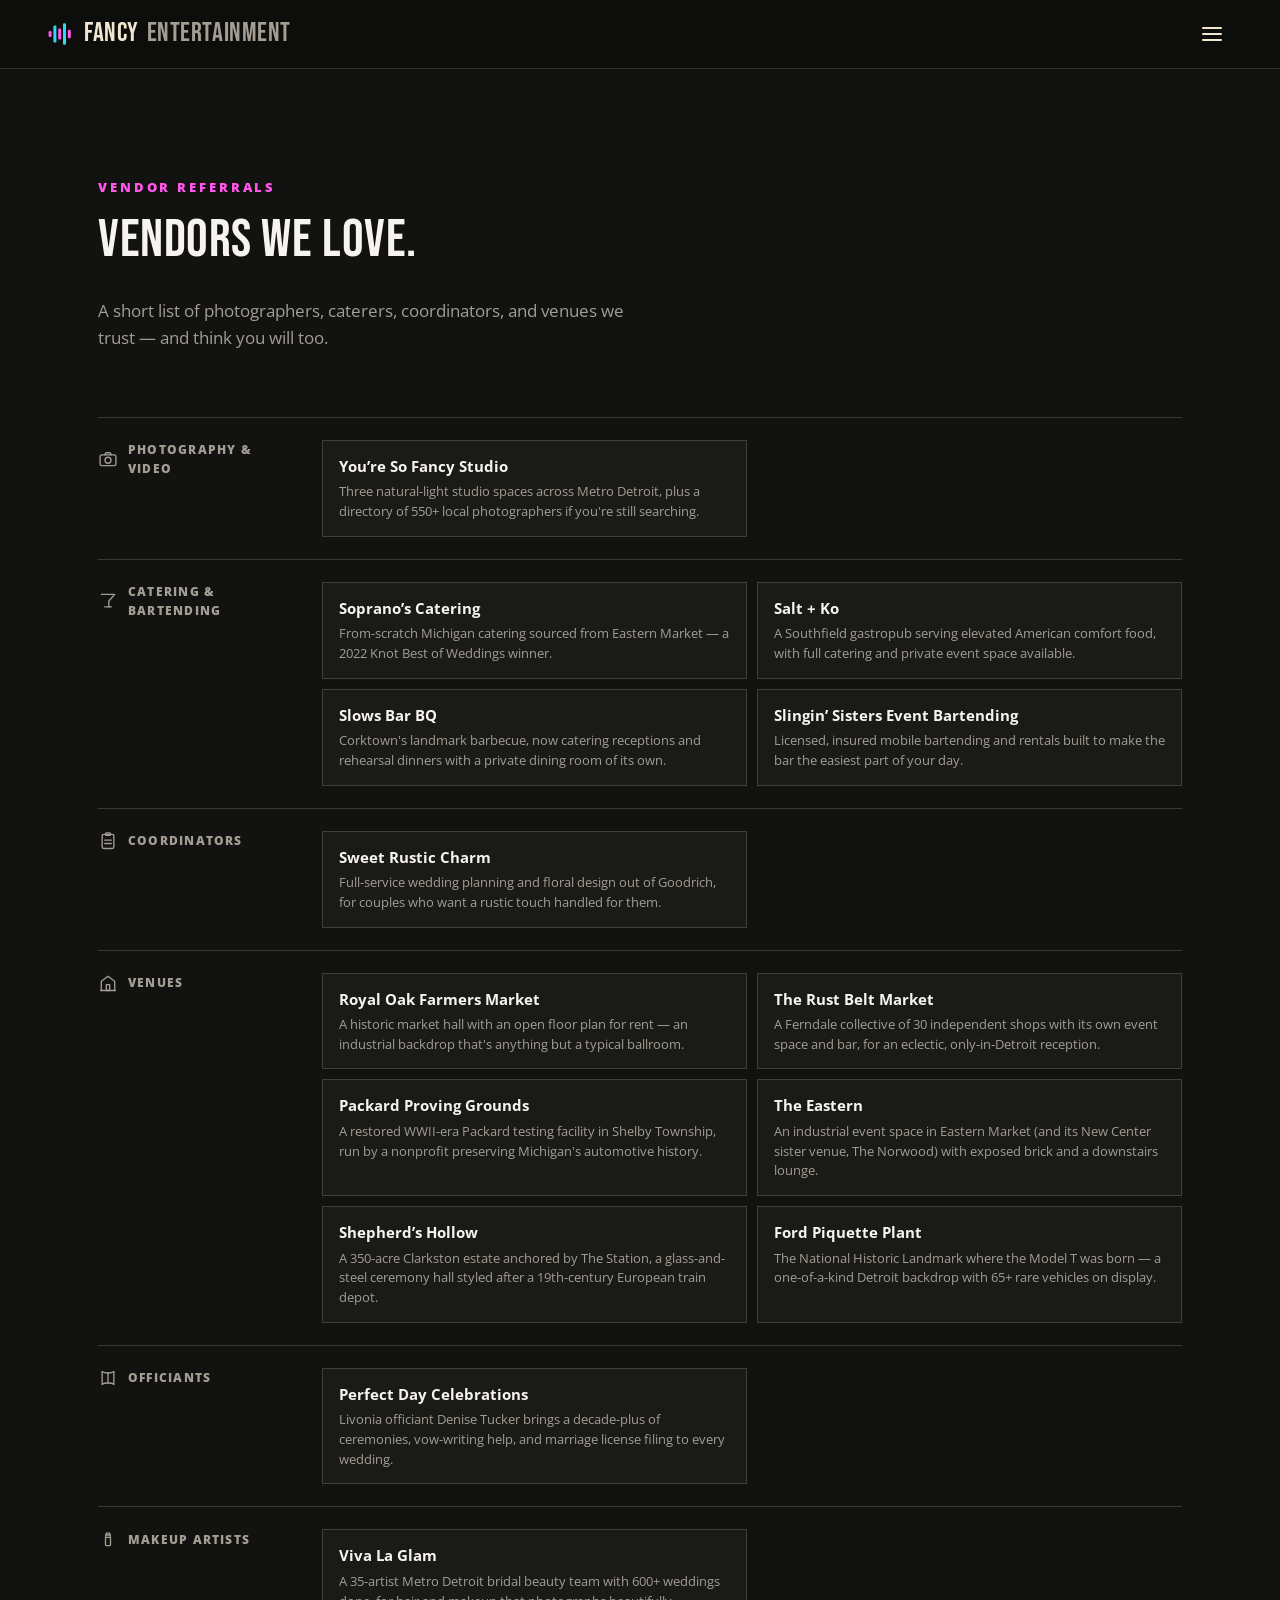
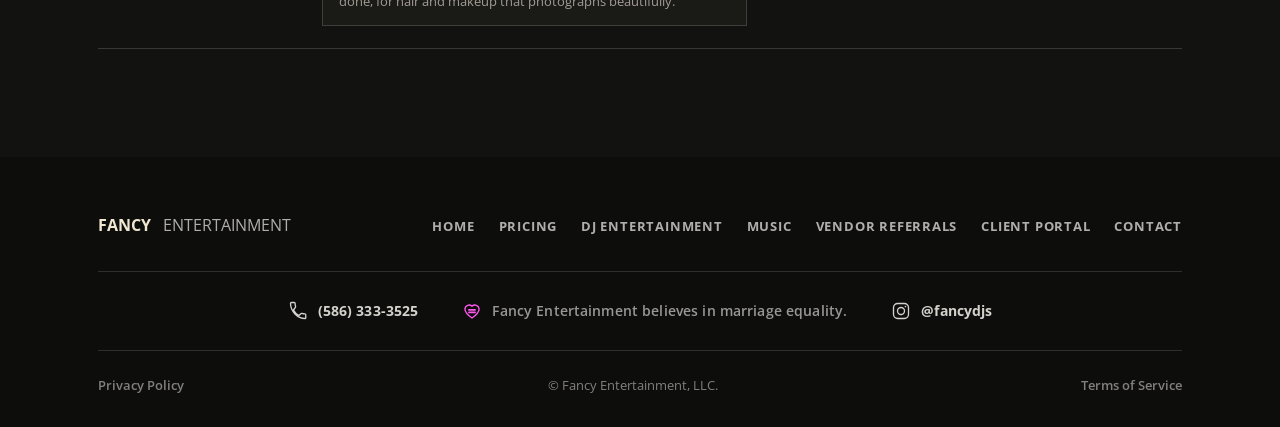
<file: vendor-referrals/index.html>
<!DOCTYPE html>
<html lang="en">
<head>
<meta charset="UTF-8">
<meta name="viewport" content="width=device-width, initial-scale=1.0">
<title>Trusted Wedding Vendors Metro Detroit | Fancy Entertainment</title>
<meta name="description" content="Photographers, caterers, coordinators, venues, and more — wedding vendors we trust and recommend throughout Metro Detroit.">
<link rel="canonical" href="https://www.fancydjs.com/vendor-referrals">
<link rel="icon" href="/favicon.svg" type="image/svg+xml">
<link rel="icon" href="/favicon.ico" sizes="any">
<link rel="apple-touch-icon" href="/apple-touch-icon.png">
<link rel="preload" as="font" type="font/woff2" href="/fonts/bebas-neue-400.woff2" crossorigin>
<link rel="preload" as="font" type="font/woff2" href="/fonts/open-sans-400.woff2" crossorigin>
<link rel="preload" as="font" type="font/woff2" href="/fonts/open-sans-700.woff2" crossorigin>
<link rel="preload" as="font" type="font/woff2" href="/fonts/open-sans-800.woff2" crossorigin>
<style>@font-face {
    font-family: 'Bebas Neue';
    font-style: normal;
    font-weight: 400;
    font-display: swap;
    src: url(/fonts/bebas-neue-400.woff2) format('woff2');
  }
  @font-face {
    font-family: 'Open Sans';
    font-style: normal;
    font-weight: 400;
    font-display: swap;
    src: url(/fonts/open-sans-400.woff2) format('woff2');
  }
  @font-face {
    font-family: 'Open Sans';
    font-style: normal;
    font-weight: 600;
    font-display: swap;
    src: url(/fonts/open-sans-600.woff2) format('woff2');
  }
  @font-face {
    font-family: 'Open Sans';
    font-style: normal;
    font-weight: 700;
    font-display: swap;
    src: url(/fonts/open-sans-700.woff2) format('woff2');
  }
  @font-face {
    font-family: 'Open Sans';
    font-style: normal;
    font-weight: 800;
    font-display: swap;
    src: url(/fonts/open-sans-800.woff2) format('woff2');
  }

  :root {
    --ink: #0d0d0c;
    --paper: #f1e6cf;
    --magenta: #ff57eb;
    --magenta-deep: #c81fb0;
    --magenta-darker: #8f007e;
    --cyan: #2fd8f5;
    --gray: #8f8a82;

    --bg: #121210;
    --bg-raised: #1a1a17;
    --fg: #f7f4ef;
    --fg-muted: #a39d94;
    --line: rgba(247,244,239,0.14);
    --card-bg: #1a1a17;
    --card-line: rgba(247,244,239,0.16);
    --tick-fg: rgba(247,244,239,0.07);

    --nav-bg: var(--ink);
    --nav-fg: var(--paper);
    --hero-bg: var(--ink);
    --hero-fg: var(--paper);

    --font-display: 'Bebas Neue', 'Arial Narrow', sans-serif;
    --font-body: 'Open Sans', system-ui, sans-serif;
  }

  * { box-sizing: border-box; }
  html, body { margin: 0; padding: 0; }
  .skip-link {
    position: absolute;
    left: -9999px;
    top: 0;
    background: var(--magenta);
    color: var(--ink);
    padding: 12px 20px;
    z-index: 999;
    font-weight: 700;
    font-size: 0.9rem;
    text-decoration: none;
  }
  .skip-link:focus {
    left: 16px;
    top: 16px;
  }
  body {
    background: var(--bg);
    color: var(--fg);
    font-family: var(--font-body);
    font-size: 16px;
    line-height: 1.6;
    -webkit-font-smoothing: antialiased;
    overflow-x: hidden;
  }
  img { max-width: 100%; display: block; }
  a { color: inherit; }
  .wrap {
    max-width: 1180px;
    margin: 0 auto;
    padding: 0 clamp(20px, 5vw, 48px);
  }
  h1, h2, h3 {
    font-family: var(--font-display);
    font-weight: 400;
    line-height: 1.02;
    letter-spacing: 0.01em;
    margin: 0;
  }
  h2, h3 {
    text-wrap: balance;
  }
  .accent {
    color: var(--magenta);
  }
  .eyebrow {
    font-family: var(--font-body);
    font-weight: 800;
    font-size: 0.82rem;
    letter-spacing: 0.22em;
    text-transform: uppercase;
    color: var(--magenta);
  }
  .eyebrow.cyan { color: var(--cyan); }
  button, .btn {
    font-family: var(--font-body);
    cursor: pointer;
  }
  .btn {
    display: inline-flex;
    align-items: center;
    justify-content: center;
    text-align: center;
    gap: 10px;
    font-weight: 800;
    font-size: 0.85rem;
    letter-spacing: 0.08em;
    text-transform: uppercase;
    text-decoration: none;
    padding: 16px 28px;
    border: 2px solid transparent;
    transition: transform 0.15s ease, background 0.15s ease, color 0.15s ease, border-color .15s ease;
  }
  .btn:focus-visible { outline: 3px solid var(--cyan); outline-offset: 3px; }
  a:focus-visible, summary:focus-visible, button:focus-visible { outline: 2px solid var(--cyan); outline-offset: 3px; border-radius: 3px; }
  .btn-solid {
    background: var(--magenta-deep);
    color: #ffffff;
  }
  .btn-solid:hover { transform: translateY(-2px); background: var(--magenta-darker); }
  .btn-outline {
    background: transparent;
    color: var(--hero-fg);
    border-color: currentColor;
  }
  .btn-outline:hover { transform: translateY(-2px); background: var(--hero-fg); color: var(--hero-bg); }

  /* ---------- NAV ---------- */
  header.site-nav {
    position: sticky;
    top: 0;
    z-index: 50;
    background: var(--nav-bg);
    color: var(--nav-fg);
    border-bottom: 1px solid rgba(247,244,239,0.14);
  }
  .nav-inner {
    display: flex;
    align-items: center;
    justify-content: space-between;
    padding: 14px clamp(20px, 5vw, 48px);
    gap: 24px;
  }
  .logo {
    display: flex;
    align-items: center;
    gap: 12px;
    text-decoration: none;
  }
  .logo-wave { width: 24px; height: 24px; flex: none; }
  .logo-text {
    display: inline-flex;
    align-items: baseline;
    white-space: nowrap;
    font-family: var(--font-display);
    font-size: 1.7rem;
    letter-spacing: 0.02em;
    color: var(--paper);
    line-height: 1;
  }
  .logo-sub {
    font-family: var(--font-display);
    font-size: 1.7rem;
    letter-spacing: 0.02em;
    color: var(--fg-muted);
    margin-left: 8px;
  }
  .nav-links {
    display: flex;
    gap: 28px;
    list-style: none;
    margin: 0;
    padding: 0;
  }
  .nav-links a {
    display: block;
    text-align: center;
    font-size: 0.78rem;
    font-weight: 700;
    letter-spacing: 0.1em;
    text-transform: uppercase;
    text-decoration: none;
    opacity: 0.82;
    position: relative;
    padding-bottom: 4px;
  }
  .nav-links a:hover { opacity: 1; }
  .nav-links a::after {
    content: "";
    position: absolute;
    left: 0; right: 100%; bottom: -2px;
    height: 2px;
    background: var(--magenta);
    transition: right .2s ease;
  }
  .nav-links a:hover::after { right: 0; }
  .nav-links a.active { color: var(--magenta); opacity: 1; }
  .nav-links a.active::after { right: 0; }
  .nav-cta { display: none; }
  @media (min-width: 1360px) { .nav-cta { display: inline-flex; } }
  .nav-links { display: none; }
  @media (min-width: 1360px) { .nav-links { display: flex; } }

  .mobile-nav { }
  @media (min-width: 1360px) { .mobile-nav { display: none; } }
  .mobile-nav-toggle {
    display: flex;
    align-items: center;
    justify-content: center;
    width: 40px;
    height: 40px;
    cursor: pointer;
    list-style: none;
    color: var(--nav-fg);
  }
  .mobile-nav-toggle::-webkit-details-marker { display: none; }
  .mobile-nav-toggle svg { width: 24px; height: 24px; }
  .mobile-nav-panel {
    position: absolute;
    top: calc(100% + 1px);
    right: 0;
    left: 0;
    background: var(--ink);
    border-bottom: 1px solid rgba(247,244,239,0.14);
    padding: 8px clamp(20px, 5vw, 48px) 24px;
    display: flex;
    flex-direction: column;
    gap: 4px;
  }
  .mobile-nav-panel ul {
    list-style: none;
    margin: 0;
    padding: 0;
    display: flex;
    flex-direction: column;
  }
  .mobile-nav-panel li a {
    display: block;
    padding: 14px 0;
    font-size: 0.9rem;
    font-weight: 700;
    letter-spacing: 0.06em;
    text-transform: uppercase;
    text-decoration: none;
    color: var(--paper);
    border-bottom: 1px solid rgba(247,244,239,0.1);
  }
  .mobile-nav-panel li a.active { color: var(--magenta); }
  .mobile-nav-panel .btn { margin-top: 16px; align-self: flex-start; }


  /* ---------- HERO ---------- */
  .hero {
    position: relative;
    background: var(--hero-bg);
    color: var(--hero-fg);
    overflow: hidden;
    padding: clamp(64px, 12vw, 128px) 0 clamp(56px, 9vw, 96px);
  }
  .hero-media {
    position: absolute;
    inset: 0;
    z-index: 0;
    overflow: hidden;
  }
  .hero-media video {
    width: 100%;
    height: 100%;
    object-fit: cover;
    filter: saturate(0.85) brightness(0.72);
  }
  .hero-scrim {
    position: absolute;
    inset: 0;
    background:
      linear-gradient(100deg, rgba(13,13,12,0.94) 8%, rgba(13,13,12,0.8) 34%, rgba(13,13,12,0.4) 66%, rgba(13,13,12,0.68) 100%),
      linear-gradient(0deg, rgba(13,13,12,0.75), transparent 40%);
  }
  .beam-field {
    position: absolute;
    inset: -20% -10%;
    pointer-events: none;
    z-index: 1;
    opacity: 0.45;
  }
  .beam {
    position: absolute;
    width: 220%;
    height: 120px;
    left: -60%;
    top: 30%;
    filter: blur(6px);
    mix-blend-mode: screen;
    transform-origin: center;
  }
  .beam.b1 {
    background: linear-gradient(90deg, transparent, rgba(255,87,235,0.55), transparent);
    animation: sweep1 14s ease-in-out infinite;
  }
  .beam.b2 {
    top: 55%;
    background: linear-gradient(90deg, transparent, rgba(47,216,245,0.5), transparent);
    animation: sweep2 18s ease-in-out infinite;
  }
  .beam.b3 {
    top: 10%;
    height: 90px;
    background: linear-gradient(90deg, transparent, rgba(255,87,235,0.3), transparent);
    animation: sweep1 22s ease-in-out infinite reverse;
  }
  @keyframes sweep1 {
    0%, 100% { transform: rotate(-8deg) translateY(0); }
    50% { transform: rotate(6deg) translateY(30px); }
  }
  @keyframes sweep2 {
    0%, 100% { transform: rotate(10deg) translateY(0); }
    50% { transform: rotate(-6deg) translateY(-24px); }
  }
  @media (prefers-reduced-motion: reduce) {
    .beam { animation: none !important; }
  }
  .hero-inner { position: relative; z-index: 2; }
  .hero-kicker {
    display: flex;
    align-items: center;
    gap: 12px;
    margin-bottom: 22px;
    font-size: 0.78rem;
    font-weight: 700;
    letter-spacing: 0.14em;
    text-transform: uppercase;
    color: var(--cyan);
  }
  .hero-kicker .dot {
    width: 8px; height: 8px; border-radius: 50%;
    background: var(--magenta);
    box-shadow: 0 0 0 4px rgba(255,87,235,0.2);
  }
  .hero h1 {
    font-size: clamp(2.6rem, 7vw, 5.6rem);
    line-height: 0.94;
    max-width: 19ch;
    letter-spacing: 0.005em;
  }
  .hero p.lede {
    max-width: 52ch;
    margin-top: 26px;
    font-size: clamp(1.05rem, 2vw, 1.25rem);
    color: rgba(247,244,239,0.78);
  }
  .hero-byline {
    margin-top: 18px;
    font-size: 0.95rem;
    color: rgba(247,244,239,0.6);
  }
  .hero-actions {
    display: flex;
    flex-wrap: wrap;
    gap: 16px;
    margin-top: 40px;
  }

  /* ---------- TICKET STAT STRIP ---------- */
  .stat-strip {
    background: var(--card-bg);
    border-bottom: 1px dashed var(--card-line);
  }
  .stat-row {
    display: grid;
    grid-template-columns: repeat(4, 1fr);
    padding: 28px 0;
  }
  @media (max-width: 640px) {
    .stat-row { grid-template-columns: repeat(2, 1fr); row-gap: 24px; }
    .stat:nth-child(odd) { border-left: none; }
    .stat:nth-child(even) { border-left: 1px dashed var(--card-line); }
  }
  .stat {
    padding: 8px 24px;
    border-left: 1px dashed var(--card-line);
    text-align: center;
  }
  .stat:first-child { border-left: none; }
  .stat b {
    display: block;
    font-family: var(--font-display);
    font-size: clamp(2rem, 4vw, 2.8rem);
    color: var(--fg);
  }
  .stat span {
    font-size: 0.76rem;
    letter-spacing: 0.1em;
    text-transform: uppercase;
    color: var(--fg-muted);
    font-weight: 700;
  }

  .as-seen-on { background: var(--bg-raised, var(--bg)); border-bottom: 1px solid var(--card-line); }
  .aso-inner {
    display: flex;
    flex-wrap: wrap;
    align-items: center;
    justify-content: center;
    gap: 24px;
    padding: 26px 0;
  }
  .aso-label {
    font-size: 0.72rem;
    font-weight: 800;
    letter-spacing: 0.18em;
    text-transform: uppercase;
    color: var(--fg-muted);
  }
  .aso-badges { display: flex; align-items: center; gap: 18px; flex-wrap: wrap; }
  .badge-slot {
    width: 96px;
    height: 96px;
    border-radius: 10px;
    display: flex;
    align-items: center;
    justify-content: center;
    text-align: center;
    padding: 10px;
    overflow: hidden;
  }
  .badge-slot span {
    font-size: 0.62rem;
    line-height: 1.35;
    font-weight: 700;
    letter-spacing: 0.02em;
    text-transform: uppercase;
    color: var(--fg-muted);
  }
  .badge-slot img { max-width: 100%; max-height: 100%; object-fit: contain; }
  .badge-slot-round { border-radius: 50%; }

  /* ---------- SECTION GENERIC ---------- */
  section { padding: clamp(64px, 10vw, 108px) 0; }
  .section-head {
    display: flex;
    flex-direction: column;
    gap: 14px;
    max-width: 62ch;
    margin-bottom: 48px;
  }
  .section-head h2 {
    font-size: clamp(2.2rem, 5vw, 3.4rem);
  }
  .section-head p { color: var(--fg-muted); font-size: 1.05rem; max-width: 55ch; }

  /* ---------- RIDER / INCLUDED ---------- */
  .rider {
    background: var(--bg-raised, var(--bg));
  }
  .theme-cards {
    display: grid;
    grid-template-columns: 1fr 1fr;
    gap: 20px;
  }
  @media (max-width: 640px) {
    .theme-cards { grid-template-columns: 1fr; }
  }
  .theme-card {
    background: var(--card-bg);
    border: 1px solid var(--card-line);
    padding: 28px;
  }
  .theme-card .tc-label {
    display: block;
    font-size: 0.75rem;
    letter-spacing: 0.12em;
    text-transform: uppercase;
    color: var(--fg-muted);
    font-weight: 700;
    margin-bottom: 18px;
  }
  .theme-card ul { list-style: none; margin: 0; padding: 0; display: flex; flex-direction: column; gap: 20px; }
  .theme-card li { display: flex; gap: 14px; }
  .theme-card li svg { flex: none; width: 22px; height: 22px; color: var(--magenta); margin-top: 2px; }
  .theme-card li h4 { font-size: 0.95rem; font-weight: 700; margin: 0 0 4px; color: var(--fg); font-family: var(--font-body); }
  .theme-card li p { font-size: 0.85rem; color: var(--fg-muted); margin: 0; line-height: 1.5; }

  /* ---------- VENDOR DIRECTORY ---------- */
  .vendor-directory {
    border-top: 1px solid var(--card-line);
  }
  .vd-row {
    display: grid;
    grid-template-columns: 1fr;
    gap: 10px;
    padding: 22px 0;
    border-bottom: 1px solid var(--card-line);
  }
  @media (min-width: 640px) {
    .vd-row { grid-template-columns: 200px 1fr; gap: 24px; align-items: start; }
  }
  .vd-category {
    display: flex;
    align-items: center;
    gap: 10px;
    font-size: 0.76rem;
    font-weight: 800;
    letter-spacing: 0.1em;
    text-transform: uppercase;
    color: var(--fg-muted);
  }
  .vd-category svg { flex: none; width: 20px; height: 20px; }
  .vd-names { display: grid; grid-template-columns: 1fr; gap: 10px; }
  @media (min-width: 900px) { .vd-names { grid-template-columns: repeat(2, 1fr); } }
  .vd-card {
    display: flex;
    flex-direction: column;
    gap: 4px;
    border: 1px solid var(--card-line);
    background: var(--card-bg);
    padding: 14px 16px;
    text-decoration: none;
    color: inherit;
    transition: border-color 0.15s ease, transform 0.15s ease;
  }
  .vd-card:hover { border-color: var(--magenta); transform: translateY(-2px); }
  .vd-name { font-weight: 700; font-size: 0.92rem; color: var(--fg); }
  .vd-card:hover .vd-name { color: var(--magenta); }
  .vd-desc { font-size: 0.82rem; color: var(--fg-muted); line-height: 1.5; }
  .vd-chip-muted { color: var(--fg-muted); font-weight: 400; border-style: dashed; }
  aa.vd-row-open .vd-category { color: var(--magenta); }
  .vd-chip-open {
    border-style: dashed;
    border-color: var(--magenta);
    color: var(--magenta);
    background: transparent;
    font-weight: 700;
  }

  /* ---------- TESTIMONIAL ---------- */
  .testimonial {
    background: var(--ink);
    color: var(--paper);
    position: relative;
    padding: clamp(48px, 7vw, 80px) 0;
  }
  .testimonial::after {
    content: '';
    position: absolute;
    bottom: 0;
    left: 0;
    right: 0;
    height: 1px;
    background: linear-gradient(90deg, transparent, rgba(255,87,235,0.5), transparent);
  }
  .testimonial-wrap {
    overflow: hidden;
    margin-top: 28px;
    padding-top: 4px;
    padding-bottom: 4px;
  }
  .testimonial-track {
    display: flex;
    align-items: stretch;
    gap: 0;
    width: max-content;
    animation: testimonialScroll 120s linear infinite;
  }
  .testimonial-wrap.paused .testimonial-track { animation-play-state: paused; }
  @keyframes testimonialScroll {
    from { transform: translateX(0); }
    to { transform: translateX(-50%); }
  }
  .testimonial-card {
    flex: none;
    box-sizing: border-box;
    width: 440px;
    padding-right: 40px;
    margin-right: 40px;
    border-right: 1px dashed rgba(247,244,239,0.16);
  }
  .testimonial-card blockquote {
    margin: 0;
    font-family: var(--font-display);
    font-size: clamp(1.05rem, 1.8vw, 1.35rem);
    line-height: 1.2;
    letter-spacing: 0.01em;
    color: var(--paper);
    display: -webkit-box;
    -webkit-box-orient: vertical;
    -webkit-line-clamp: 10;
    overflow: hidden;
  }
  .testimonial-card cite {
    display: block;
    margin-top: 16px;
    font-style: normal;
    font-weight: 700;
    letter-spacing: 0.08em;
    text-transform: uppercase;
    font-size: 0.85rem;
    color: var(--cyan);
  }

  /* ---------- PRICING PANEL ---------- */
  .year-cards {
    display: grid;
    grid-template-columns: 1fr 1fr;
    gap: 20px;
    margin-bottom: 24px;
  }
  @media (max-width: 640px) {
    .year-cards { grid-template-columns: 1fr; }
  }
  .year-card {
    background: var(--card-bg);
    border: 1px solid var(--card-line);
    padding: 28px;
  }
  .year-card-featured { border-color: var(--magenta); }
  .yc-year {
    display: block;
    font-size: 0.78rem;
    letter-spacing: 0.1em;
    text-transform: uppercase;
    color: var(--fg-muted);
    font-weight: 700;
  }
  .yc-price {
    display: block;
    font-family: var(--font-display);
    font-size: 2.6rem;
    color: var(--fg);
    margin: 8px 0 18px;
  }
  .year-card ul { list-style: none; margin: 0; padding: 0; display: flex; flex-direction: column; gap: 10px; }
  .year-card li { font-size: 0.92rem; padding-left: 20px; position: relative; }
  .year-card li::before {
    content: "";
    position: absolute; left: 0; top: 8px;
    width: 7px; height: 7px;
    background: var(--magenta);
  }
  .rate-note { text-align: center; margin: 0 0 24px; font-size: 0.82rem; color: var(--fg-muted); }
  .lock-callout {
    background: var(--ink);
    color: rgba(247,244,239,0.85);
    padding: 18px 24px;
    text-align: center;
    font-size: 0.95rem;
    margin-bottom: 24px;
  }
  .lock-callout strong {
    color: var(--magenta);
    font-family: var(--font-display);
    font-size: 1.15rem;
    font-weight: 400;
    letter-spacing: 0.02em;
  }
  .addons-chips {
    display: flex;
    gap: 16px;
    flex-wrap: wrap;
    justify-content: center;
  }
  .addon-chip {
    display: flex;
    flex-direction: column;
    gap: 4px;
    background: var(--card-bg);
    border: 1px solid var(--card-line);
    padding: 14px 20px;
    max-width: 340px;
  }
  .addon-chip-title { font-size: 0.9rem; font-weight: 700; }
  .addon-chip-title b { color: var(--magenta); font-family: var(--font-display); font-weight: 400; font-size: 1.05rem; }
  .addon-chip-desc { font-size: 0.8rem; color: var(--fg-muted); line-height: 1.4; }

  /* ---------- HOW IT WORKS ---------- */
  .timeline { display: flex; flex-direction: column; }
  .tl-item {
    display: grid;
    grid-template-columns: 80px 1fr;
    gap: 20px;
    padding: 26px 0;
    border-top: 1px solid var(--card-line);
  }
  .tl-item:last-child { border-bottom: 1px solid var(--card-line); }
  .tl-num {
    font-family: var(--font-display);
    font-size: 2.4rem;
    color: var(--magenta);
    line-height: 1;
  }
  .tl-body h3 { font-family: var(--font-body); font-weight: 800; font-size: 1.08rem; margin-bottom: 6px; text-transform: uppercase; letter-spacing: 0.02em; }
  .tl-body p { margin: 0; color: var(--fg-muted); max-width: 62ch; }

  /* ---------- VENUE TICKER ---------- */
  .ticker-section { background: var(--ink); color: var(--paper); overflow: hidden; padding: 56px 0; }
  .ticker-section .section-head { color: var(--paper); }
  .ticker-section .section-head p { color: rgba(247,244,239,0.6); }
  .ticker-row { display: flex; white-space: nowrap; }
  .ticker-track {
    display: flex;
    gap: 0;
    animation: scrollLeft 60s linear infinite;
  }
  .ticker-row.reverse .ticker-track { animation: scrollRight 70s linear infinite; }
  .ticker-track span {
    font-family: var(--font-display);
    font-size: clamp(1.3rem, 3vw, 2rem);
    padding: 0 28px;
    display: inline-flex;
    align-items: center;
    gap: 28px;
    color: rgba(247,244,239,0.85);
  }
  .ticker-track span::after {
    content: "\2726";
    color: var(--magenta);
    font-size: 0.9rem;
  }
  @keyframes scrollLeft {
    from { transform: translateX(0); }
    to { transform: translateX(-20%); }
  }
  @keyframes scrollRight {
    from { transform: translateX(-20%); }
    to { transform: translateX(0); }
  }
  @media (prefers-reduced-motion: reduce) {
    .ticker-track { animation: none; }
  }
  .ticker-row { margin-bottom: 8px; }

  /* ---------- MUSIC CRATE ---------- */
  .crate-wrap {
    overflow: hidden;
    margin-top: 24px;
    padding-top: 8px;
  }
  .crate-track {
    display: flex;
    gap: 20px;
    width: max-content;
    animation: crateScroll 90s linear infinite;
  }
  .crate-wrap.paused .crate-track { animation-play-state: paused; }
  @keyframes crateScroll {
    from { transform: translateX(0); }
    to { transform: translateX(-50%); }
  }
  .sleeve {
    flex: none;
    width: 200px;
    background: var(--card-bg);
    border: 1px solid var(--card-line);
    padding: 20px;
    text-decoration: none;
    color: inherit;
    display: block;
    text-align: center;
    transition: border-color 0.15s ease, transform 0.15s ease;
  }
  .sleeve:hover { border-color: var(--magenta); transform: translateY(-4px); }
  .sleeve-art {
    width: 100%;
    aspect-ratio: 1;
    background: linear-gradient(135deg, var(--magenta), var(--cyan));
    margin-bottom: 14px;
    display: flex;
    align-items: center;
    justify-content: center;
    overflow: hidden;
  }
  .sleeve-art svg { width: 34px; height: 34px; color: rgba(13,13,12,0.55); }
  .sleeve-art img { width: 100%; height: 100%; object-fit: cover; display: block; }
  .crate-more {
    display: block;
    text-align: center;
    margin-top: 20px;
    font-size: 0.78rem;
    font-weight: 800;
    letter-spacing: 0.08em;
    text-transform: uppercase;
    text-decoration: none;
    color: var(--fg-muted);
  }
  .crate-more:hover { color: var(--magenta); }
  .sleeve-listen {
    display: block;
    text-align: center;
    font-size: 0.72rem;
    font-weight: 800;
    letter-spacing: 0.08em;
    text-transform: uppercase;
    color: var(--magenta);
  }

  .vendor-chips {
    display: flex;
    flex-wrap: wrap;
    gap: 12px;
    margin-top: 8px;
  }
  .vendor-chips span {
    border: 1px solid var(--card-line);
    padding: 8px 16px;
    font-size: 0.82rem;
    font-weight: 700;
    letter-spacing: 0.03em;
    text-transform: uppercase;
    color: var(--fg-muted);
  }

  /* ---------- FAQ ---------- */
  .faq-list { border-top: 1px solid var(--card-line); }
  .faq-item { border-bottom: 1px solid var(--card-line); }
  .faq-item summary {
    display: flex;
    align-items: center;
    gap: 16px;
    padding: 20px 4px;
    cursor: pointer;
    list-style: none;
    font-family: var(--font-body);
    font-weight: 700;
    font-size: 1rem;
  }
  .faq-item summary::-webkit-details-marker { display: none; }
  .faq-chevron {
    flex: none;
    width: 16px;
    height: 16px;
    margin-left: auto;
    color: var(--fg-muted);
    transition: transform 0.2s ease;
  }
  .faq-item[open] .faq-chevron { transform: rotate(180deg); color: var(--magenta); }
  .faq-body {
    padding: 0 4px 22px;
    color: var(--fg-muted);
    font-size: 0.94rem;
    max-width: 68ch;
  }

  /* ---------- CONTACT FORM (Dubsado embed) ---------- */
  .dubsado-embed {
    max-width: 640px;
  }
  .dubsado-embed iframe {
    display: block;
    border: none;
  }

  /* ---------- FOOTER ---------- */
  footer {
    background: var(--ink);
    color: rgba(247,244,239,0.7);
    padding: 56px 0 32px;
  }
  .footer-top {
    display: flex;
    flex-wrap: wrap;
    justify-content: space-between;
    gap: 32px;
    padding-bottom: 32px;
    border-bottom: 1px solid rgba(247,244,239,0.14);
  }
  .footer-top .logo b { color: var(--paper); }
  .footer-links { display: flex; gap: 24px; flex-wrap: wrap; list-style: none; margin: 0; padding: 0; }
  .footer-links a { font-size: 0.82rem; font-weight: 700; letter-spacing: 0.06em; text-transform: uppercase; text-decoration: none; color: rgba(247,244,239,0.7); }
  .footer-links a:hover { color: var(--magenta); }
  .footer-info-bar {
    display: flex;
    flex-direction: row;
    justify-content: center;
    align-items: center;
    gap: 20px 44px;
    padding: 28px 0;
    border-bottom: 1px solid rgba(247,244,239,0.14);
  }
  @media (max-width: 700px) {
    .footer-info-bar { flex-direction: column; }
  }
  .fi-item {
    display: flex;
    align-items: center;
    gap: 10px;
    font-size: 0.85rem;
    font-weight: 700;
    letter-spacing: 0.01em;
    text-decoration: none;
    color: rgba(247,244,239,0.85);
    white-space: nowrap;
  }
  .fi-item svg { flex: none; width: 20px; height: 20px; }
  a.fi-item:hover { color: var(--magenta); }
  .fi-pride {
    color: rgba(247,244,239,0.6);
    font-weight: 600;
    white-space: nowrap;
  }
  @media (max-width: 700px) {
    .fi-pride { white-space: normal; }
  }
  .fi-pride svg { color: var(--magenta); }
  .footer-bottom {
    display: flex;
    flex-direction: row;
    align-items: center;
    justify-content: space-between;
    gap: 12px 24px;
    padding-top: 24px;
    font-size: 0.8rem;
    color: rgba(247,244,239,0.5);
    text-align: center;
  }
  @media (max-width: 500px) {
    .footer-bottom { flex-direction: column; }
  }
  .footer-bottom p { margin: 0 auto; }
  .footer-bottom a {
    text-decoration: none;
    color: rgba(247,244,239,0.5);
    font-weight: 600;
  }
  .footer-bottom a:hover { color: var(--magenta); }

  ::selection { background: var(--magenta-deep); color: #fff; }

  /* ---------- EXPLORE GRID (home) ---------- */
  .explore-grid {
    display: grid;
    grid-template-columns: 1fr;
    gap: 20px;
  }
  @media (min-width: 720px) { .explore-grid { grid-template-columns: repeat(3, 1fr); } }
  @media (min-width: 1000px) { .explore-grid { grid-template-columns: repeat(5, 1fr); } }
  .explore-card {
    display: flex;
    flex-direction: column;
    gap: 10px;
    background: var(--card-bg);
    border: 1px solid var(--card-line);
    padding: 24px;
    text-decoration: none;
    color: inherit;
    transition: border-color 0.15s ease, transform 0.15s ease;
  }
  .explore-card:hover { border-color: var(--magenta); transform: translateY(-4px); }
  .explore-card svg { width: 28px; height: 28px; color: var(--magenta); }
  .explore-card h3 { font-family: var(--font-body); font-weight: 700; font-size: 1.05rem; }
  .explore-card p { color: var(--fg-muted); font-size: 0.88rem; margin: 0; flex: 1; }
  .explore-arrow { font-size: 0.74rem; font-weight: 800; letter-spacing: 0.06em; text-transform: uppercase; color: var(--magenta); white-space: nowrap; }

  /* ---------- LEGAL PAGES ---------- */
  .legal-content { max-width: 68ch; }
  .legal-content h3 { font-size: 1.4rem; margin: 40px 0 12px; }
  .legal-content h3:first-child { margin-top: 0; }
  .legal-content p { color: var(--fg-muted); font-size: 1rem; line-height: 1.7; margin: 0 0 16px; }
  .legal-content ul { color: var(--fg-muted); font-size: 1rem; line-height: 1.7; padding-left: 20px; margin: 0 0 16px; }
  .legal-content li { margin-bottom: 6px; }

  /* ---------- CONTACT (centered) ---------- */
  #contact .section-head { align-items: center; text-align: center; margin-left: auto; margin-right: auto; }
  #contact .dubsado-embed { margin-left: auto; margin-right: auto; }

  /* ---------- 404 (centered) ---------- */
  #not-found { padding: clamp(100px, 16vw, 180px) 0; }
  #not-found .section-head { align-items: center; text-align: center; margin-left: auto; margin-right: auto; max-width: 56ch; }
  #not-found .hero-actions { justify-content: center; }

  /* ---------- STICKY MOBILE CTA ---------- */
  .sticky-mobile-cta { display: none; }
  @media (max-width: 640px) {
    .sticky-mobile-cta {
      display: flex;
      align-items: center;
      justify-content: center;
      position: fixed;
      left: 0;
      right: 0;
      bottom: 0;
      z-index: 60;
      background: var(--magenta-deep);
      color: #ffffff;
      text-decoration: none;
      font-weight: 800;
      font-size: 0.85rem;
      letter-spacing: 0.08em;
      text-transform: uppercase;
      padding: 16px 20px calc(16px + env(safe-area-inset-bottom));
      box-shadow: 0 -4px 16px rgba(13,13,12,0.18);
    }
    .sticky-mobile-cta + footer { padding-bottom: calc(72px + env(safe-area-inset-bottom)); }
  }</style>
<meta property="og:type" content="website">
<meta property="og:site_name" content="Fancy Entertainment">
<meta property="og:title" content="Trusted Wedding Vendors Metro Detroit | Fancy Entertainment">
<meta property="og:description" content="Photographers, caterers, coordinators, venues, and more — wedding vendors we trust and recommend throughout Metro Detroit.">
<meta property="og:url" content="https://www.fancydjs.com/vendor-referrals">
<meta property="og:image" content="https://www.fancydjs.com/images/og-image.jpg">
<meta name="twitter:card" content="summary_large_image">
<meta name="twitter:title" content="Trusted Wedding Vendors Metro Detroit | Fancy Entertainment">
<meta name="twitter:description" content="Photographers, caterers, coordinators, venues, and more — wedding vendors we trust and recommend throughout Metro Detroit.">
<meta name="twitter:image" content="https://www.fancydjs.com/images/og-image.jpg">
<script>
  window.dataLayer = window.dataLayer || [];
  function gtag(){dataLayer.push(arguments);}
  gtag('js', new Date());
  gtag('config', 'G-C7B83X2B8D');
  window.addEventListener('load', function() {
    var s = document.createElement('script');
    s.async = true;
    s.src = 'https://www.googletagmanager.com/gtag/js?id=G-C7B83X2B8D';
    document.head.appendChild(s);
  });
</script>
<script type="application/ld+json">
{
  "@context": "https://schema.org",
  "@type": "BreadcrumbList",
  "itemListElement": [
    { "@type": "ListItem", "position": 1, "name": "Home", "item": "https://www.fancydjs.com/" },
    { "@type": "ListItem", "position": 2, "name": "Vendor Referrals", "item": "https://www.fancydjs.com/vendor-referrals" }
  ]
}
</script>
</head>
<body>
<a class="skip-link" href="#top">Skip to content</a>
<header class="site-nav">
  <div class="nav-inner">
    <a class="logo" href="/">
      <svg class="logo-wave" viewBox="0 0 40 40" aria-hidden="true">
        <rect x="1" y="15" width="5" height="10" rx="2" fill="var(--magenta)"/>
        <rect x="9" y="6" width="5" height="28" rx="2" fill="var(--cyan)"/>
        <rect x="17" y="11" width="5" height="18" rx="2" fill="var(--magenta)"/>
        <rect x="25" y="2" width="5" height="36" rx="2" fill="var(--cyan)"/>
        <rect x="33" y="13" width="5" height="14" rx="2" fill="var(--magenta)"/>
      </svg>
      <span class="logo-text">FANCY <span class="logo-sub">ENTERTAINMENT</span></span>
    </a>
    <nav>
      <ul class="nav-links">
        <li><a href="/pricing">Pricing</a></li>
        <li><a href="/dj-entertainment">DJ Entertainment</a></li>
        <li><a href="/music">Music</a></li>
        <li><a href="/vendor-referrals" class="active">Vendors</a></li>
        <li><a href="/faq">FAQ</a></li>
        <li><a href="/client-portal">Client Portal</a></li>
        <li><a href="/contact">Contact</a></li>
      </ul>
    </nav>
    <a class="btn btn-solid nav-cta" href="/contact" data-ga-cta="check_your_date" data-ga-location="nav">Check Your Date</a>
    <details class="mobile-nav">
      <summary class="mobile-nav-toggle" aria-label="Menu">
        <svg viewBox="0 0 24 24" fill="none" stroke="currentColor" stroke-width="2" stroke-linecap="round"><line x1="3" y1="6" x2="21" y2="6"/><line x1="3" y1="12" x2="21" y2="12"/><line x1="3" y1="18" x2="21" y2="18"/></svg>
      </summary>
      <div class="mobile-nav-panel">
        <ul>
          <li><a href="/pricing">Pricing</a></li>
          <li><a href="/dj-entertainment">DJ Entertainment</a></li>
          <li><a href="/music">Music</a></li>
          <li><a href="/vendor-referrals" class="active">Vendors</a></li>
          <li><a href="/faq">FAQ</a></li>
          <li><a href="/client-portal">Client Portal</a></li>
          <li><a href="/contact">Contact</a></li>
        </ul>
        <a class="btn btn-solid" href="/contact" data-ga-cta="check_your_date" data-ga-location="mobile_nav">Check Your Date</a>
      </div>
    </details>
  </div>
</header>

<main id="top">
<section id="vendors">
    <div class="wrap">
      <div class="section-head">
        <span class="eyebrow">Vendor Referrals</span>
        <h2>Vendors we love.</h2>
        <p>A short list of photographers, caterers, coordinators, and venues we trust &mdash; and think you will too.</p>
      </div>
      <div class="vendor-directory">
        <div class="vd-row">
          <div class="vd-category"><svg viewBox="0 0 24 24" fill="none" stroke="currentColor" stroke-width="1.6" stroke-linecap="round" stroke-linejoin="round" aria-hidden="true"><rect x="2.5" y="7" width="19" height="13" rx="2"/><path d="M8 7l1.4-2.5h5.2L16 7"/><circle cx="12" cy="13.5" r="3.6"/></svg>Photography &amp; Video</div>
          <div class="vd-names">
            <a class="vd-card" href="https://youresofancystudio.com/" target="_blank" rel="noopener"><span class="vd-name">You&rsquo;re So Fancy Studio</span><span class="vd-desc">Three natural-light studio spaces across Metro Detroit, plus a directory of 550+ local photographers if you're still searching.</span></a>
          </div>
        </div>
        <div class="vd-row">
          <div class="vd-category"><svg viewBox="0 0 24 24" fill="none" stroke="currentColor" stroke-width="1.6" stroke-linecap="round" stroke-linejoin="round" aria-hidden="true"><path d="M4 4h16l-7 8v7"/><line x1="8" y1="19" x2="16" y2="19"/></svg>Catering &amp; Bartending</div>
          <div class="vd-names">
            <a class="vd-card" href="https://www.sopranoscatering.com/" target="_blank" rel="noopener"><span class="vd-name">Soprano&rsquo;s Catering</span><span class="vd-desc">From-scratch Michigan catering sourced from Eastern Market &mdash; a 2022 Knot Best of Weddings winner.</span></a>
            <a class="vd-card" href="https://saltandko.com/" target="_blank" rel="noopener"><span class="vd-name">Salt + Ko</span><span class="vd-desc">A Southfield gastropub serving elevated American comfort food, with full catering and private event space available.</span></a>
            <a class="vd-card" href="https://slowsbarbq.com/" target="_blank" rel="noopener"><span class="vd-name">Slows Bar BQ</span><span class="vd-desc">Corktown's landmark barbecue, now catering receptions and rehearsal dinners with a private dining room of its own.</span></a>
            <a class="vd-card" href="https://slinginsisters.com/" target="_blank" rel="noopener"><span class="vd-name">Slingin&rsquo; Sisters Event Bartending</span><span class="vd-desc">Licensed, insured mobile bartending and rentals built to make the bar the easiest part of your day.</span></a>
          </div>
        </div>
        <div class="vd-row">
          <div class="vd-category"><svg viewBox="0 0 24 24" fill="none" stroke="currentColor" stroke-width="1.6" stroke-linecap="round" stroke-linejoin="round" aria-hidden="true"><rect x="5" y="4" width="14" height="17" rx="2"/><rect x="9" y="2.3" width="6" height="3" rx="1"/><line x1="8" y1="11" x2="16" y2="11"/><line x1="8" y1="15" x2="16" y2="15"/></svg>Coordinators</div>
          <div class="vd-names"><a class="vd-card" href="https://www.sweetrusticcharmmi.com/" target="_blank" rel="noopener"><span class="vd-name">Sweet Rustic Charm</span><span class="vd-desc">Full-service wedding planning and floral design out of Goodrich, for couples who want a rustic touch handled for them.</span></a></div>
        </div>
        <div class="vd-row">
          <div class="vd-category"><svg viewBox="0 0 24 24" fill="none" stroke="currentColor" stroke-width="1.6" stroke-linecap="round" stroke-linejoin="round" aria-hidden="true"><path d="M4 21V10l8-6 8 6v11"/><line x1="3" y1="21" x2="21" y2="21"/><rect x="10" y="14" width="4" height="7"/></svg>Venues</div>
          <div class="vd-names">
            <a class="vd-card" href="https://www.romi.gov/1533/Farmers-Market" target="_blank" rel="noopener"><span class="vd-name">Royal Oak Farmers Market</span><span class="vd-desc">A historic market hall with an open floor plan for rent &mdash; an industrial backdrop that's anything but a typical ballroom.</span></a>
            <a class="vd-card" href="https://www.rustbeltmarket.com/" target="_blank" rel="noopener"><span class="vd-name">The Rust Belt Market</span><span class="vd-desc">A Ferndale collective of 30 independent shops with its own event space and bar, for an eclectic, only-in-Detroit reception.</span></a>
            <a class="vd-card" href="https://packardprovinggrounds.org/" target="_blank" rel="noopener"><span class="vd-name">Packard Proving Grounds</span><span class="vd-desc">A restored WWII-era Packard testing facility in Shelby Township, run by a nonprofit preserving Michigan's automotive history.</span></a>
            <a class="vd-card" href="https://www.theeasternnorwood.com/" target="_blank" rel="noopener"><span class="vd-name">The Eastern</span><span class="vd-desc">An industrial event space in Eastern Market (and its New Center sister venue, The Norwood) with exposed brick and a downstairs lounge.</span></a>
            <a class="vd-card" href="https://shepherdshollow.com/" target="_blank" rel="noopener"><span class="vd-name">Shepherd&rsquo;s Hollow</span><span class="vd-desc">A 350-acre Clarkston estate anchored by The Station, a glass-and-steel ceremony hall styled after a 19th-century European train depot.</span></a>
            <a class="vd-card" href="https://www.fordpiquetteplant.org/" target="_blank" rel="noopener"><span class="vd-name">Ford Piquette Plant</span><span class="vd-desc">The National Historic Landmark where the Model T was born &mdash; a one-of-a-kind Detroit backdrop with 65+ rare vehicles on display.</span></a>
          </div>
        </div>
        <div class="vd-row">
          <div class="vd-category"><svg viewBox="0 0 24 24" fill="none" stroke="currentColor" stroke-width="1.6" stroke-linecap="round" stroke-linejoin="round" aria-hidden="true"><path d="M5 4.5c3 2 11 2 14 0"/><path d="M5 4.5v15"/><path d="M19 4.5v15"/><path d="M5 19.5c3-2 11-2 14 0"/><line x1="12" y1="6" x2="12" y2="18"/></svg>Officiants</div>
          <div class="vd-names"><a class="vd-card" href="https://www.theknot.com/marketplace/perfect-day-celebrations-livonia-mi-477497" target="_blank" rel="noopener"><span class="vd-name">Perfect Day Celebrations</span><span class="vd-desc">Livonia officiant Denise Tucker brings a decade-plus of ceremonies, vow-writing help, and marriage license filing to every wedding.</span></a></div>
        </div>
        <div class="vd-row">
          <div class="vd-category"><svg viewBox="0 0 24 24" fill="none" stroke="currentColor" stroke-width="1.6" stroke-linecap="round" stroke-linejoin="round" aria-hidden="true"><rect x="9" y="10" width="6" height="10" rx="1.5"/><path d="M9 10l1-5h4l1 5"/><line x1="9.3" y1="7.2" x2="14.7" y2="7.2"/></svg>Makeup Artists</div>
          <div class="vd-names"><a class="vd-card" href="https://www.vivalaglamservices.com/" target="_blank" rel="noopener"><span class="vd-name">Viva La Glam</span><span class="vd-desc">A 35-artist Metro Detroit bridal beauty team with 600+ weddings done, for hair and makeup that photographs beautifully.</span></a></div>
        </div>
      </div>
    </div>
  </section>

  
</main>

<a class="sticky-mobile-cta" href="/contact" data-ga-cta="check_your_date" data-ga-location="sticky_mobile">Check Your Date</a>
<footer>
  <div class="wrap">
    <div class="footer-top">
      <a class="logo" href="/">
        <b>FANCY</b>
        <span>ENTERTAINMENT</span>
      </a>
      <ul class="footer-links">
        <li><a href="/">Home</a></li>
        <li><a href="/pricing">Pricing</a></li>
        <li><a href="/dj-entertainment">DJ Entertainment</a></li>
        <li><a href="/music">Music</a></li>
        <li><a href="/vendor-referrals">Vendor Referrals</a></li>
        <li><a href="/client-portal">Client Portal</a></li>
        <li><a href="/contact">Contact</a></li>
      </ul>
    </div>

    <div class="footer-info-bar">
      <a class="fi-item" href="tel:5863333525">
        <svg viewBox="0 0 24 24" fill="none" stroke="currentColor" stroke-width="1.6" stroke-linecap="round" stroke-linejoin="round" aria-hidden="true"><path d="M6.6 10.8c1.4 2.8 3.8 5.2 6.6 6.6l2.2-2.2c.3-.3.7-.4 1.1-.3 1.2.4 2.5.6 3.8.6.6 0 1 .4 1 1V20c0 .6-.4 1-1 1C11.6 21 3 12.4 3 2.8c0-.6.4-1 1-1h3.5c.6 0 1 .4 1 1 0 1.3.2 2.6.6 3.8.1.4 0 .8-.3 1.1L6.6 10.8z"/></svg>
        (586) 333-3525
      </a>

      <div class="fi-item fi-pride">
        <svg viewBox="0 0 24 24" fill="none" stroke="currentColor" stroke-width="1.6" stroke-linecap="round" stroke-linejoin="round" aria-hidden="true"><path d="M12 20.5c-3.6-2.6-8.5-6.3-8.5-11A5 5 0 0 1 12 6.3 5 5 0 0 1 20.5 9.5c0 4.7-4.9 8.4-8.5 11z"/><line x1="8.3" y1="10.7" x2="15.7" y2="10.7" stroke-width="2"/><line x1="8.3" y1="13.7" x2="15.7" y2="13.7" stroke-width="2"/></svg>
        Fancy Entertainment believes in marriage equality.
      </div>

      <a class="fi-item" href="https://instagram.com/fancydjs">
        <svg viewBox="0 0 24 24" fill="none" stroke="currentColor" stroke-width="1.6" stroke-linecap="round" stroke-linejoin="round" aria-hidden="true"><rect x="3" y="3" width="18" height="18" rx="5"/><circle cx="12" cy="12" r="4.2"/><circle cx="17.3" cy="6.7" r="1" fill="currentColor" stroke="none"/></svg>
        @fancydjs
      </a>
    </div>

    <div class="footer-bottom">
      <a href="/privacy-policy">Privacy Policy</a>
      <p>&copy; Fancy Entertainment, LLC.</p>
      <a href="/terms-of-service">Terms of Service</a>
    </div>
  </div>
</footer>
<script src="/js/analytics.js"></script>
</body>
</html>
</file>
